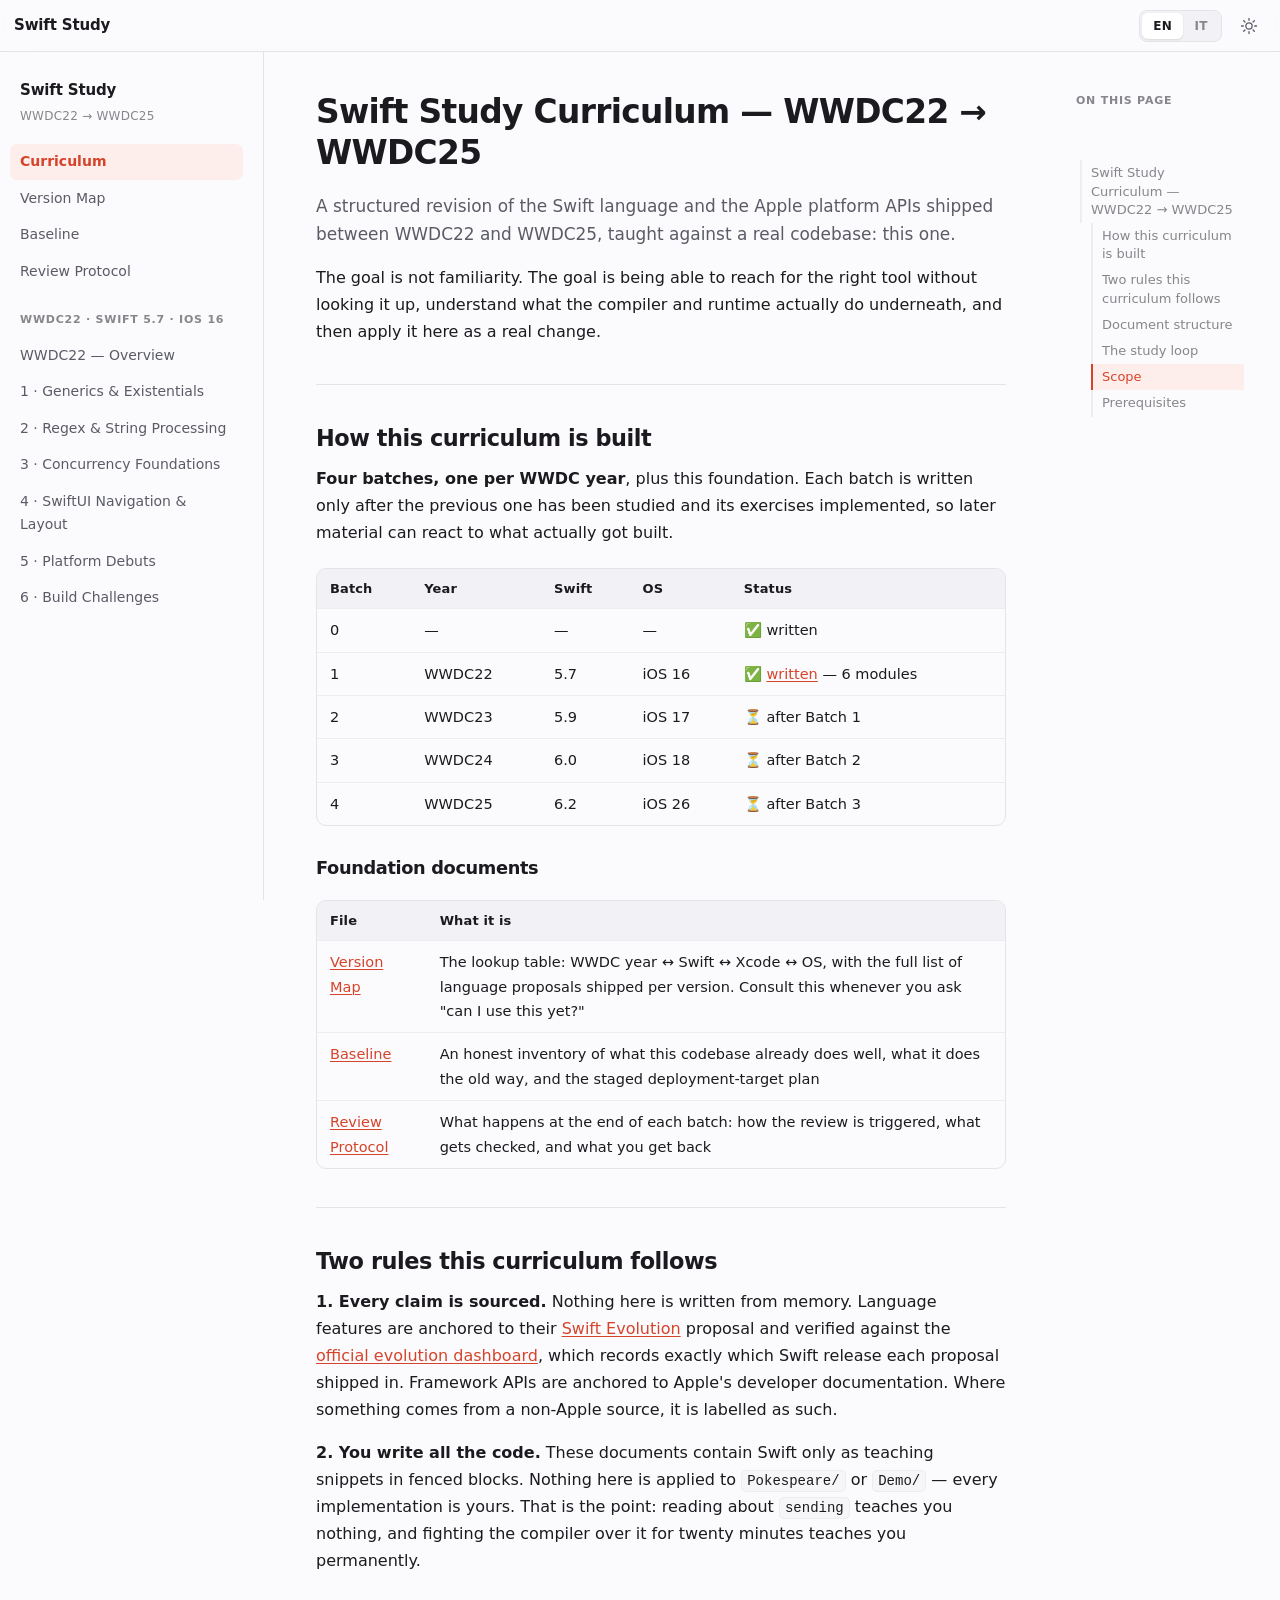
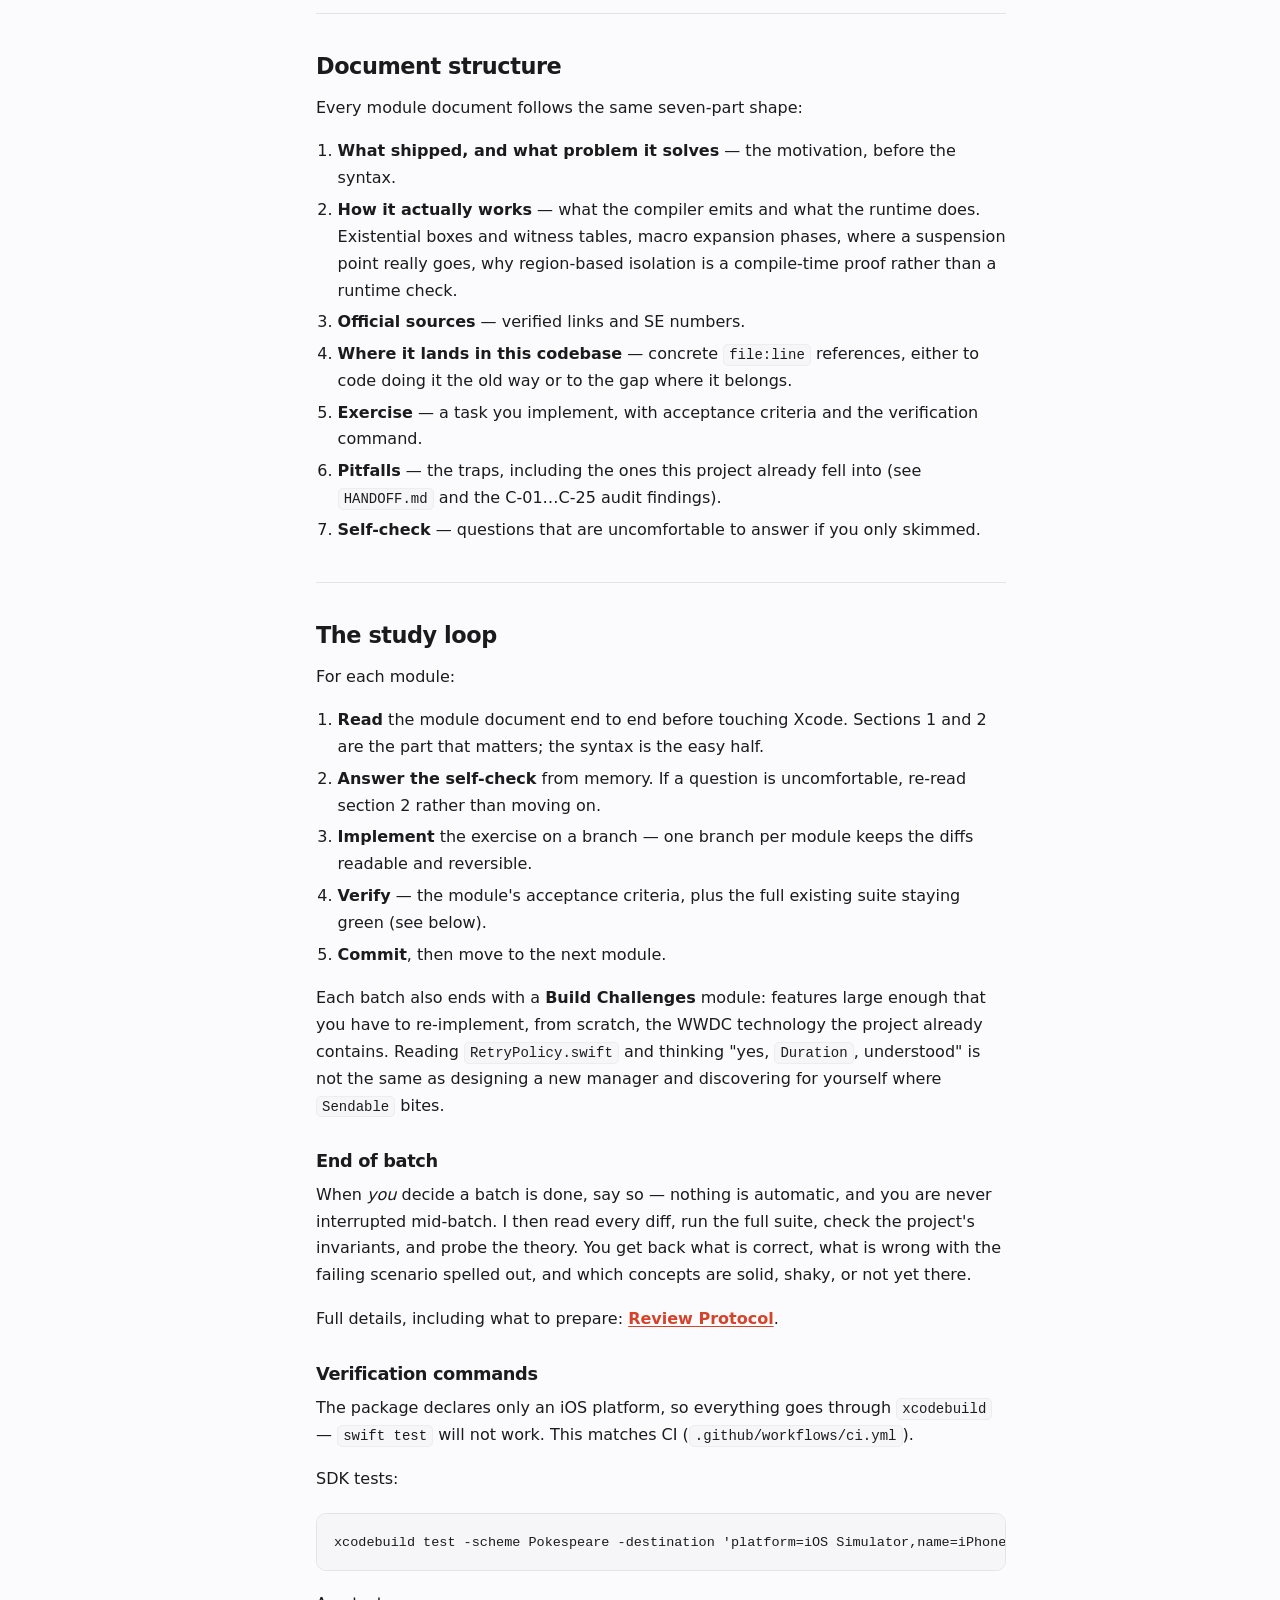
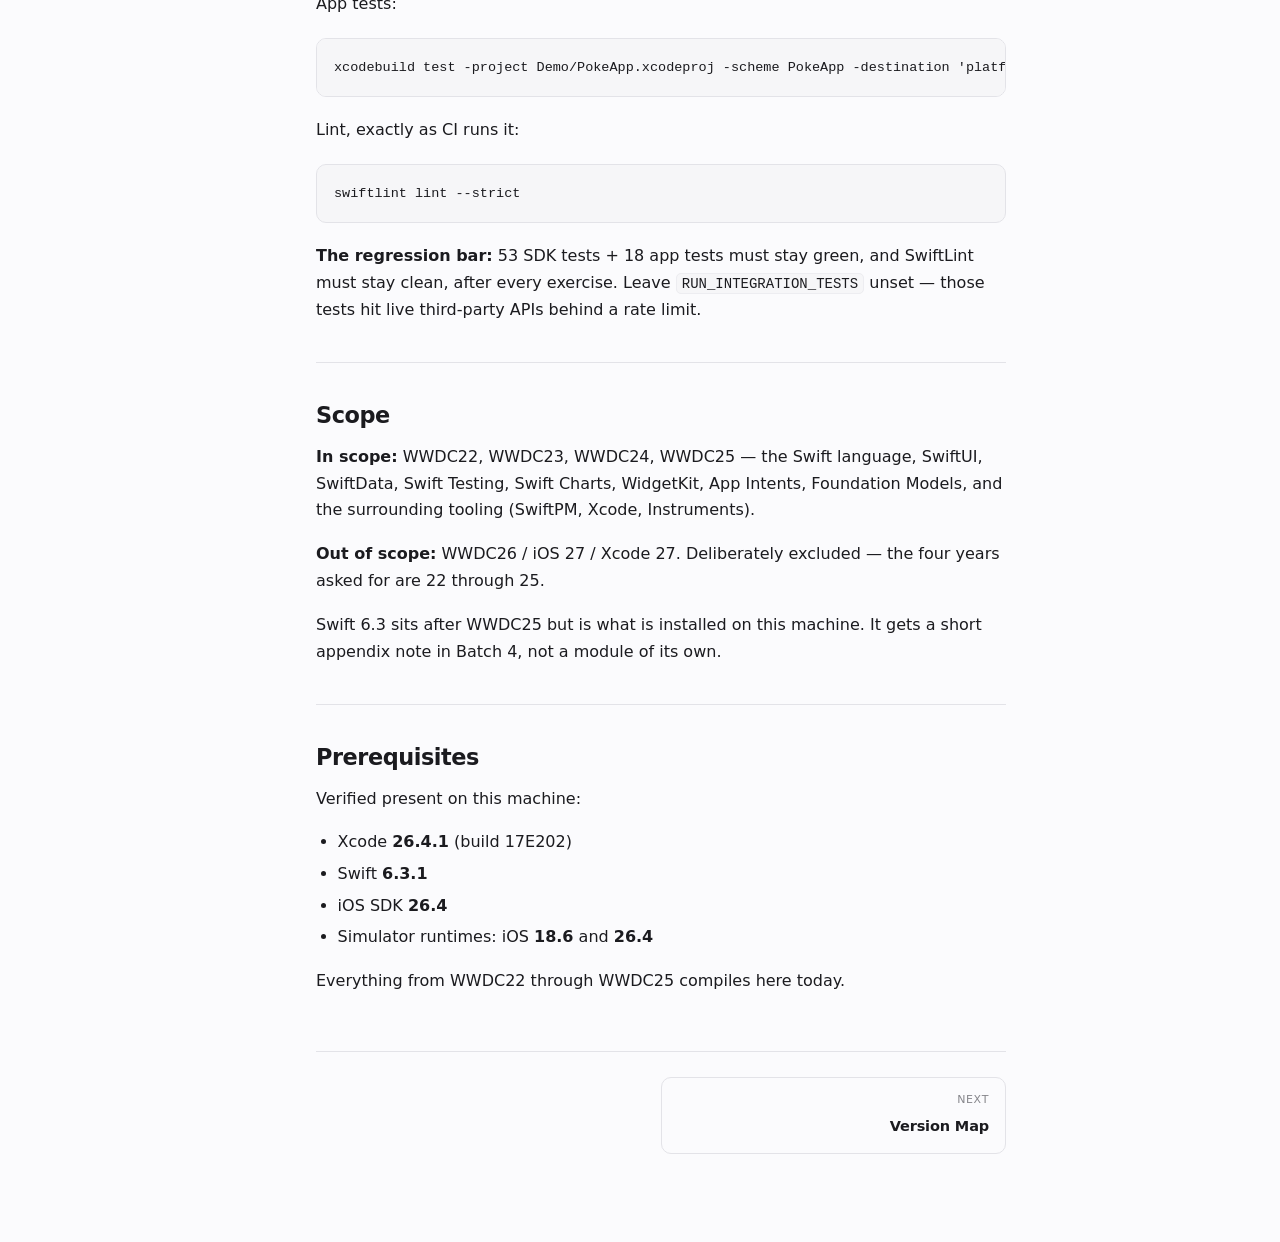
<file: docs/study/index.html>
<!doctype html>
<html lang="en" data-lang="en" data-theme="auto">
<head>
<meta charset="utf-8">
<meta name="viewport" content="width=device-width, initial-scale=1">
<title>Curriculum · Swift Study</title>
<meta name="description" content="Swift &amp; Apple platform study curriculum, WWDC22 to WWDC25, applied to the Pokespeare project.">
<link rel="stylesheet" href="assets/style.css">
<script>/* set theme+lang before paint to avoid flash */
(function(){try{var t=localStorage.getItem('study-theme');if(t)document.documentElement.dataset.theme=t;
var p=new URLSearchParams(location.search).get('lang');var l=p||localStorage.getItem('study-lang');
if(l==='it'||l==='en'){document.documentElement.dataset.lang=l;document.documentElement.lang=l;}}catch(e){}})();</script>
</head>
<body>
<a class="skip" href="#content">Skip to content</a>
<header class="topbar">
<button class="icon-btn" id="menu-btn" aria-label="Menu" aria-expanded="false">
<svg viewBox="0 0 24 24" aria-hidden="true"><path d="M3 6h18M3 12h18M3 18h18"/></svg></button>
<span class="brand"><span class="lang" data-l="en">Swift Study</span><span class="lang" data-l="it">Studio Swift</span></span>
<div class="spacer"></div>
<div class="lang-switch" role="group" aria-label="Language">
<button data-set-lang="en" aria-pressed="true">EN</button><button data-set-lang="it" aria-pressed="false">IT</button>
</div>
<button class="icon-btn" id="theme-btn" aria-label="Toggle theme">
<svg class="i-sun" viewBox="0 0 24 24" aria-hidden="true"><circle cx="12" cy="12" r="4.2"/><path d="M12 2v2.4M12 19.6V22M2 12h2.4M19.6 12H22M4.9 4.9l1.7 1.7M17.4 17.4l1.7 1.7M19.1 4.9l-1.7 1.7M6.6 17.4l-1.7 1.7"/></svg>
<svg class="i-moon" viewBox="0 0 24 24" aria-hidden="true"><path d="M20 14.5A8.5 8.5 0 1 1 9.5 4a7 7 0 0 0 10.5 10.5Z"/></svg></button>
</header>
<div class="shell" id="content">
<div class="lang" data-l="en">
<nav class="sidebar-nav" aria-label="Contents">
<p class="nav-title">Swift Study<small>WWDC22 → WWDC25</small></p>
<ul>
<li class="active"><a href="index.html">Curriculum</a></li>
<li><a href="00-version-map.html">Version Map</a></li>
<li><a href="00-baseline.html">Baseline</a></li>
<li><a href="review-protocol.html">Review Protocol</a></li>
</ul>
<p class="nav-group">WWDC22 · Swift 5.7 · iOS 16</p>
<ul>
<li><a href="wwdc22/index.html">WWDC22 — Overview</a></li>
<li><a href="wwdc22/01-generics-and-existentials.html">1 · Generics & Existentials</a></li>
<li><a href="wwdc22/02-regex-and-string-processing.html">2 · Regex & String Processing</a></li>
<li><a href="wwdc22/03-concurrency-foundations.html">3 · Concurrency Foundations</a></li>
<li><a href="wwdc22/04-swiftui-navigation-and-layout.html">4 · SwiftUI Navigation & Layout</a></li>
<li><a href="wwdc22/05-platform-debuts.html">5 · Platform Debuts</a></li>
<li><a href="wwdc22/06-build-challenges.html">6 · Build Challenges</a></li>
</ul>
</nav>
<article class="doc">
<h1 id="swift-study-curriculum-wwdc22-wwdc25">Swift Study Curriculum — WWDC22 → WWDC25</h1>
<p>A structured revision of the Swift language and the Apple platform APIs shipped between WWDC22 and WWDC25, taught against a real codebase: this one.</p>
<p>The goal is not familiarity. The goal is being able to reach for the right tool without looking it up, understand what the compiler and runtime actually do underneath, and then apply it here as a real change.</p>
<hr>
<h2 id="how-this-curriculum-is-built">How this curriculum is built</h2>
<p><strong>Four batches, one per WWDC year</strong>, plus this foundation. Each batch is written only after the previous one has been studied and its exercises implemented, so later material can react to what actually got built.</p>
<table>
<thead>
<tr>
<th>Batch</th>
<th>Year</th>
<th>Swift</th>
<th>OS</th>
<th>Status</th>
</tr>
</thead>
<tbody>
<tr>
<td>0</td>
<td>—</td>
<td>—</td>
<td>—</td>
<td>✅ written</td>
</tr>
<tr>
<td>1</td>
<td>WWDC22</td>
<td>5.7</td>
<td>iOS 16</td>
<td>✅ <a href="wwdc22/index.html">written</a> — 6 modules</td>
</tr>
<tr>
<td>2</td>
<td>WWDC23</td>
<td>5.9</td>
<td>iOS 17</td>
<td>⏳ after Batch 1</td>
</tr>
<tr>
<td>3</td>
<td>WWDC24</td>
<td>6.0</td>
<td>iOS 18</td>
<td>⏳ after Batch 2</td>
</tr>
<tr>
<td>4</td>
<td>WWDC25</td>
<td>6.2</td>
<td>iOS 26</td>
<td>⏳ after Batch 3</td>
</tr>
</tbody>
</table>
<h3 id="foundation-documents">Foundation documents</h3>
<table>
<thead>
<tr>
<th>File</th>
<th>What it is</th>
</tr>
</thead>
<tbody>
<tr>
<td><a href="00-version-map.html">Version Map</a></td>
<td>The lookup table: WWDC year ↔ Swift ↔ Xcode ↔ OS, with the full list of language proposals shipped per version. Consult this whenever you ask "can I use this yet?"</td>
</tr>
<tr>
<td><a href="00-baseline.html">Baseline</a></td>
<td>An honest inventory of what this codebase already does well, what it does the old way, and the staged deployment-target plan</td>
</tr>
<tr>
<td><a href="review-protocol.html">Review Protocol</a></td>
<td>What happens at the end of each batch: how the review is triggered, what gets checked, and what you get back</td>
</tr>
</tbody>
</table>
<hr>
<h2 id="two-rules-this-curriculum-follows">Two rules this curriculum follows</h2>
<p><strong>1. Every claim is sourced.</strong> Nothing here is written from memory. Language features are anchored to their <a href="https://www.swift.org/swift-evolution/">Swift Evolution</a> proposal and verified against the <a href="https://download.swift.org/swift-evolution/v1/evolution.json">official evolution dashboard</a>, which records exactly which Swift release each proposal shipped in. Framework APIs are anchored to Apple's developer documentation. Where something comes from a non-Apple source, it is labelled as such.</p>
<p><strong>2. You write all the code.</strong> These documents contain Swift only as teaching snippets in fenced blocks. Nothing here is applied to <code>Pokespeare/</code> or <code>Demo/</code> — every implementation is yours. That is the point: reading about <code>sending</code> teaches you nothing, and fighting the compiler over it for twenty minutes teaches you permanently.</p>
<hr>
<h2 id="document-structure">Document structure</h2>
<p>Every module document follows the same seven-part shape:</p>
<ol>
<li><strong>What shipped, and what problem it solves</strong> — the motivation, before the syntax.</li>
<li><strong>How it actually works</strong> — what the compiler emits and what the runtime does. Existential boxes and witness tables, macro expansion phases, where a suspension point really goes, why region-based isolation is a compile-time proof rather than a runtime check.</li>
<li><strong>Official sources</strong> — verified links and SE numbers.</li>
<li><strong>Where it lands in this codebase</strong> — concrete <code>file:line</code> references, either to code doing it the old way or to the gap where it belongs.</li>
<li><strong>Exercise</strong> — a task you implement, with acceptance criteria and the verification command.</li>
<li><strong>Pitfalls</strong> — the traps, including the ones this project already fell into (see <code>HANDOFF.md</code> and the C-01…C-25 audit findings).</li>
<li><strong>Self-check</strong> — questions that are uncomfortable to answer if you only skimmed.</li>
</ol>
<hr>
<h2 id="the-study-loop">The study loop</h2>
<p>For each module:</p>
<ol>
<li><strong>Read</strong> the module document end to end before touching Xcode. Sections 1 and 2 are the part that matters; the syntax is the easy half.</li>
<li><strong>Answer the self-check</strong> from memory. If a question is uncomfortable, re-read section 2 rather than moving on.</li>
<li><strong>Implement</strong> the exercise on a branch — one branch per module keeps the diffs readable and reversible.</li>
<li><strong>Verify</strong> — the module's acceptance criteria, plus the full existing suite staying green (see below).</li>
<li><strong>Commit</strong>, then move to the next module.</li>
</ol>
<p>Each batch also ends with a <strong>Build Challenges</strong> module: features large enough that you have to re-implement, from scratch, the WWDC technology the project already contains. Reading <code>RetryPolicy.swift</code> and thinking "yes, <code>Duration</code>, understood" is not the same as designing a new manager and discovering for yourself where <code>Sendable</code> bites.</p>
<h3 id="end-of-batch">End of batch</h3>
<p>When <em>you</em> decide a batch is done, say so — nothing is automatic, and you are never interrupted mid-batch. I then read every diff, run the full suite, check the project's invariants, and probe the theory. You get back what is correct, what is wrong with the failing scenario spelled out, and which concepts are solid, shaky, or not yet there.</p>
<p>Full details, including what to prepare: <strong><a href="review-protocol.html">Review Protocol</a></strong>.</p>
<h3 id="verification-commands">Verification commands</h3>
<p>The package declares only an iOS platform, so everything goes through <code>xcodebuild</code> — <code>swift test</code> will not work. This matches CI (<code>.github/workflows/ci.yml</code>).</p>
<p>SDK tests:</p>
<pre><code class="language-bash">xcodebuild test -scheme Pokespeare -destination 'platform=iOS Simulator,name=iPhone 17 Pro'
</code></pre>
<p>App tests:</p>
<pre><code class="language-bash">xcodebuild test -project Demo/PokeApp.xcodeproj -scheme PokeApp -destination 'platform=iOS Simulator,name=iPhone 17 Pro'
</code></pre>
<p>Lint, exactly as CI runs it:</p>
<pre><code class="language-bash">swiftlint lint --strict
</code></pre>
<p><strong>The regression bar:</strong> 53 SDK tests + 18 app tests must stay green, and SwiftLint must stay clean, after every exercise. Leave <code>RUN_INTEGRATION_TESTS</code> unset — those tests hit live third-party APIs behind a rate limit.</p>
<hr>
<h2 id="scope">Scope</h2>
<p><strong>In scope:</strong> WWDC22, WWDC23, WWDC24, WWDC25 — the Swift language, SwiftUI, SwiftData, Swift Testing, Swift Charts, WidgetKit, App Intents, Foundation Models, and the surrounding tooling (SwiftPM, Xcode, Instruments).</p>
<p><strong>Out of scope:</strong> WWDC26 / iOS 27 / Xcode 27. Deliberately excluded — the four years asked for are 22 through 25.</p>
<p>Swift 6.3 sits after WWDC25 but is what is installed on this machine. It gets a short appendix note in Batch 4, not a module of its own.</p>
<hr>
<h2 id="prerequisites">Prerequisites</h2>
<p>Verified present on this machine:</p>
<ul>
<li>Xcode <strong>26.4.1</strong> (build 17E202)</li>
<li>Swift <strong>6.3.1</strong></li>
<li>iOS SDK <strong>26.4</strong></li>
<li>Simulator runtimes: iOS <strong>18.6</strong> and <strong>26.4</strong></li>
</ul>
<p>Everything from WWDC22 through WWDC25 compiles here today.</p>
<nav class="pager"><a class="pager-next" href="00-version-map.html"><span>Next</span><strong>Version Map</strong></a></nav>
</article>
<aside class="toc"><p>On this page</p><div class="toc">
<ul>
<li><a href="#swift-study-curriculum-wwdc22-wwdc25">Swift Study Curriculum — WWDC22 → WWDC25</a><ul>
<li><a href="#how-this-curriculum-is-built">How this curriculum is built</a><ul>
<li><a href="#foundation-documents">Foundation documents</a></li>
</ul>
</li>
<li><a href="#two-rules-this-curriculum-follows">Two rules this curriculum follows</a></li>
<li><a href="#document-structure">Document structure</a></li>
<li><a href="#the-study-loop">The study loop</a><ul>
<li><a href="#end-of-batch">End of batch</a></li>
<li><a href="#verification-commands">Verification commands</a></li>
</ul>
</li>
<li><a href="#scope">Scope</a></li>
<li><a href="#prerequisites">Prerequisites</a></li>
</ul>
</li>
</ul>
</div>
</aside>
</div><div class="lang" data-l="it">
<nav class="sidebar-nav" aria-label="Indice">
<p class="nav-title">Studio Swift<small>WWDC22 → WWDC25</small></p>
<ul>
<li class="active"><a href="index.html">Programma</a></li>
<li><a href="00-version-map.html">Mappa delle versioni</a></li>
<li><a href="00-baseline.html">Punto di partenza</a></li>
<li><a href="review-protocol.html">Protocollo di revisione</a></li>
</ul>
<p class="nav-group">WWDC22 · Swift 5.7 · iOS 16</p>
<ul>
<li><a href="wwdc22/index.html">WWDC22 — Panoramica</a></li>
<li><a href="wwdc22/01-generics-and-existentials.html">1 · Generics ed existentials</a></li>
<li><a href="wwdc22/02-regex-and-string-processing.html">2 · Regex ed elaborazione di stringhe</a></li>
<li><a href="wwdc22/03-concurrency-foundations.html">3 · Fondamenta di concorrenza</a></li>
<li><a href="wwdc22/04-swiftui-navigation-and-layout.html">4 · Navigazione e layout in SwiftUI</a></li>
<li><a href="wwdc22/05-platform-debuts.html">5 · Debutti di piattaforma</a></li>
<li><a href="wwdc22/06-build-challenges.html">6 · Sfide di implementazione</a></li>
</ul>
</nav>
<article class="doc">
<h1 id="programma-di-studio-swift-wwdc22-wwdc25">Programma di studio Swift — WWDC22 → WWDC25</h1>
<p>Un ripasso strutturato del linguaggio Swift e delle API delle piattaforme Apple uscite tra WWDC22 e WWDC25, insegnato su un codebase reale: questo.</p>
<p>L'obiettivo non è la familiarità. L'obiettivo è saper scegliere lo strumento giusto senza doverlo cercare, capire cosa fanno davvero compilatore e runtime sotto il cofano, e poi applicarlo qui come modifica reale.</p>
<hr>
<h2 id="come-e-costruito-questo-programma">Come è costruito questo programma</h2>
<p><strong>Quattro batch, uno per anno WWDC</strong>, più queste fondamenta. Ogni batch viene scritto solo dopo che il precedente è stato studiato e i suoi esercizi implementati, così il materiale successivo può adattarsi a ciò che hai davvero costruito.</p>
<table>
<thead>
<tr>
<th>Batch</th>
<th>Anno</th>
<th>Swift</th>
<th>OS</th>
<th>Stato</th>
</tr>
</thead>
<tbody>
<tr>
<td>0</td>
<td>—</td>
<td>—</td>
<td>—</td>
<td>✅ scritto</td>
</tr>
<tr>
<td>1</td>
<td>WWDC22</td>
<td>5.7</td>
<td>iOS 16</td>
<td>✅ <a href="wwdc22/index.html">scritto</a> — 6 moduli</td>
</tr>
<tr>
<td>2</td>
<td>WWDC23</td>
<td>5.9</td>
<td>iOS 17</td>
<td>⏳ dopo il Batch 1</td>
</tr>
<tr>
<td>3</td>
<td>WWDC24</td>
<td>6.0</td>
<td>iOS 18</td>
<td>⏳ dopo il Batch 2</td>
</tr>
<tr>
<td>4</td>
<td>WWDC25</td>
<td>6.2</td>
<td>iOS 26</td>
<td>⏳ dopo il Batch 3</td>
</tr>
</tbody>
</table>
<h3 id="documenti-di-base">Documenti di base</h3>
<table>
<thead>
<tr>
<th>File</th>
<th>Cos'è</th>
</tr>
</thead>
<tbody>
<tr>
<td><a href="00-version-map.html">Mappa delle versioni</a></td>
<td>La tabella di consultazione: anno WWDC ↔ Swift ↔ Xcode ↔ OS, con l'elenco completo delle proposte di linguaggio uscite in ogni versione. Da consultare ogni volta che ti chiedi "posso già usarlo?"</td>
</tr>
<tr>
<td><a href="00-baseline.html">Punto di partenza</a></td>
<td>Un inventario onesto di ciò che questo codebase già fa bene, ciò che fa alla vecchia maniera, e il piano a tappe per i deployment target</td>
</tr>
<tr>
<td><a href="review-protocol.html">Protocollo di revisione</a></td>
<td>Cosa succede alla fine di ogni batch: come si attiva la revisione, cosa viene controllato e cosa ti viene restituito</td>
</tr>
</tbody>
</table>
<hr>
<h2 id="due-regole-che-questo-programma-rispetta">Due regole che questo programma rispetta</h2>
<p><strong>1. Ogni affermazione ha una fonte.</strong> Niente qui è scritto a memoria. Le funzionalità del linguaggio sono ancorate alla loro proposta <a href="https://www.swift.org/swift-evolution/">Swift Evolution</a> e verificate contro la <a href="https://download.swift.org/swift-evolution/v1/evolution.json">dashboard ufficiale</a>, che registra esattamente in quale release Swift ogni proposta è arrivata. Le API dei framework sono ancorate alla documentazione Apple. Dove qualcosa viene da una fonte non Apple, è etichettato come tale.</p>
<p><strong>2. Il codice lo scrivi tu.</strong> Questi documenti contengono Swift solo come frammenti didattici in blocchi di codice. Niente qui viene applicato a <code>Pokespeare/</code> o <code>Demo/</code> — ogni implementazione è tua. Ed è il punto: leggere di <code>sending</code> non insegna nulla, litigarci col compilatore per venti minuti insegna per sempre.</p>
<hr>
<h2 id="struttura-dei-documenti">Struttura dei documenti</h2>
<p>Ogni modulo segue la stessa forma in sette parti:</p>
<ol>
<li><strong>Cosa è uscito, e quale problema risolve</strong> — la motivazione, prima della sintassi.</li>
<li><strong>Come funziona davvero</strong> — cosa emette il compilatore e cosa fa il runtime. Existential box e witness table, fasi di espansione delle macro, dove finisce davvero un punto di sospensione, perché la region-based isolation è una prova a compile-time e non un controllo a runtime.</li>
<li><strong>Fonti ufficiali</strong> — link verificati e numeri SE.</li>
<li><strong>Dove atterra in questo codebase</strong> — riferimenti concreti <code>file:riga</code>, o al codice che lo fa alla vecchia maniera, o al buco dove dovrebbe stare.</li>
<li><strong>Esercizio</strong> — un compito che implementi tu, con criteri di accettazione e comando di verifica.</li>
<li><strong>Trappole</strong> — gli inciampi, inclusi quelli in cui questo progetto è già caduto (vedi <code>HANDOFF.md</code> e i finding C-01…C-25 dell'audit).</li>
<li><strong>Autovalutazione</strong> — domande a cui è scomodo rispondere se hai solo scorso il testo.</li>
</ol>
<hr>
<h2 id="il-ciclo-di-studio">Il ciclo di studio</h2>
<p>Per ogni modulo:</p>
<ol>
<li><strong>Leggi</strong> il documento da cima a fondo prima di toccare Xcode. Le sezioni 1 e 2 sono la parte che conta; la sintassi è la metà facile.</li>
<li><strong>Rispondi all'autovalutazione</strong> a memoria. Se una domanda è scomoda, rileggi la sezione 2 invece di andare avanti.</li>
<li><strong>Implementa</strong> l'esercizio su un branch — un branch per modulo tiene i diff leggibili e reversibili.</li>
<li><strong>Verifica</strong> — i criteri di accettazione del modulo, più l'intera suite esistente che resta verde (vedi sotto).</li>
<li><strong>Committa</strong>, poi passa al modulo successivo.</li>
</ol>
<p>Ogni batch si chiude anche con un modulo di <strong>Sfide di implementazione</strong>: feature abbastanza grandi da costringerti a re-implementare da zero la tecnologia WWDC che il progetto già contiene. Leggere <code>RetryPolicy.swift</code> e pensare "sì, <code>Duration</code>, chiaro" non è la stessa cosa che progettare un nuovo manager e scoprire da solo dove <code>Sendable</code> morde.</p>
<h3 id="fine-del-batch">Fine del batch</h3>
<p>Quando <strong>tu</strong> decidi che un batch è finito, dillo — non c'è nulla di automatico e non vieni mai interrotto a metà. A quel punto leggo ogni diff, eseguo l'intera suite, controllo le invarianti del progetto e sondo la teoria. Ti torna indietro cosa è corretto, cosa è sbagliato con lo scenario di fallimento esplicitato, e quali concetti sono solidi, incerti o non ancora acquisiti.</p>
<p>Dettagli completi, incluso cosa preparare: <strong><a href="review-protocol.html">Protocollo di revisione</a></strong>.</p>
<h3 id="comandi-di-verifica">Comandi di verifica</h3>
<p>Il package dichiara solo una piattaforma iOS, quindi tutto passa da <code>xcodebuild</code> — <code>swift test</code> non funziona. Coincide con la CI (<code>.github/workflows/ci.yml</code>).</p>
<p>Test dell'SDK:</p>
<pre><code class="language-bash">xcodebuild test -scheme Pokespeare -destination 'platform=iOS Simulator,name=iPhone 17 Pro'
</code></pre>
<p>Test dell'app:</p>
<pre><code class="language-bash">xcodebuild test -project Demo/PokeApp.xcodeproj -scheme PokeApp -destination 'platform=iOS Simulator,name=iPhone 17 Pro'
</code></pre>
<p>Lint, esattamente come lo esegue la CI:</p>
<pre><code class="language-bash">swiftlint lint --strict
</code></pre>
<p><strong>L'asticella anti-regressione:</strong> 53 test SDK + 18 test app devono restare verdi, e SwiftLint pulito, dopo ogni esercizio. Lascia <code>RUN_INTEGRATION_TESTS</code> non impostata — quei test colpiscono API di terze parti dietro un rate limit.</p>
<hr>
<h2 id="perimetro">Perimetro</h2>
<p><strong>Dentro:</strong> WWDC22, WWDC23, WWDC24, WWDC25 — il linguaggio Swift, SwiftUI, SwiftData, Swift Testing, Swift Charts, WidgetKit, App Intents, Foundation Models e la toolchain attorno (SwiftPM, Xcode, Instruments).</p>
<p><strong>Fuori:</strong> WWDC26 / iOS 27 / Xcode 27. Escluso deliberatamente — i quattro anni richiesti sono dal 22 al 25.</p>
<p>Swift 6.3 è successivo a WWDC25 ma è quello installato su questa macchina. Riceve una breve nota in appendice nel Batch 4, non un modulo suo.</p>
<hr>
<h2 id="prerequisiti">Prerequisiti</h2>
<p>Verificati presenti su questa macchina:</p>
<ul>
<li>Xcode <strong>26.4.1</strong> (build 17E202)</li>
<li>Swift <strong>6.3.1</strong></li>
<li>SDK iOS <strong>26.4</strong></li>
<li>Runtime simulatore: iOS <strong>18.6</strong> e <strong>26.4</strong></li>
</ul>
<p>Tutto ciò che va da WWDC22 a WWDC25 compila qui, oggi.</p>
<nav class="pager"><a class="pager-next" href="00-version-map.html"><span>Successivo</span><strong>Mappa delle versioni</strong></a></nav>
</article>
<aside class="toc"><p>In questa pagina</p><div class="toc">
<ul>
<li><a href="#programma-di-studio-swift-wwdc22-wwdc25">Programma di studio Swift — WWDC22 → WWDC25</a><ul>
<li><a href="#come-e-costruito-questo-programma">Come è costruito questo programma</a><ul>
<li><a href="#documenti-di-base">Documenti di base</a></li>
</ul>
</li>
<li><a href="#due-regole-che-questo-programma-rispetta">Due regole che questo programma rispetta</a></li>
<li><a href="#struttura-dei-documenti">Struttura dei documenti</a></li>
<li><a href="#il-ciclo-di-studio">Il ciclo di studio</a><ul>
<li><a href="#fine-del-batch">Fine del batch</a></li>
<li><a href="#comandi-di-verifica">Comandi di verifica</a></li>
</ul>
</li>
<li><a href="#perimetro">Perimetro</a></li>
<li><a href="#prerequisiti">Prerequisiti</a></li>
</ul>
</li>
</ul>
</div>
</aside>
</div>
</div>
<script src="assets/app.js"></script>
</body>
</html>
</file>
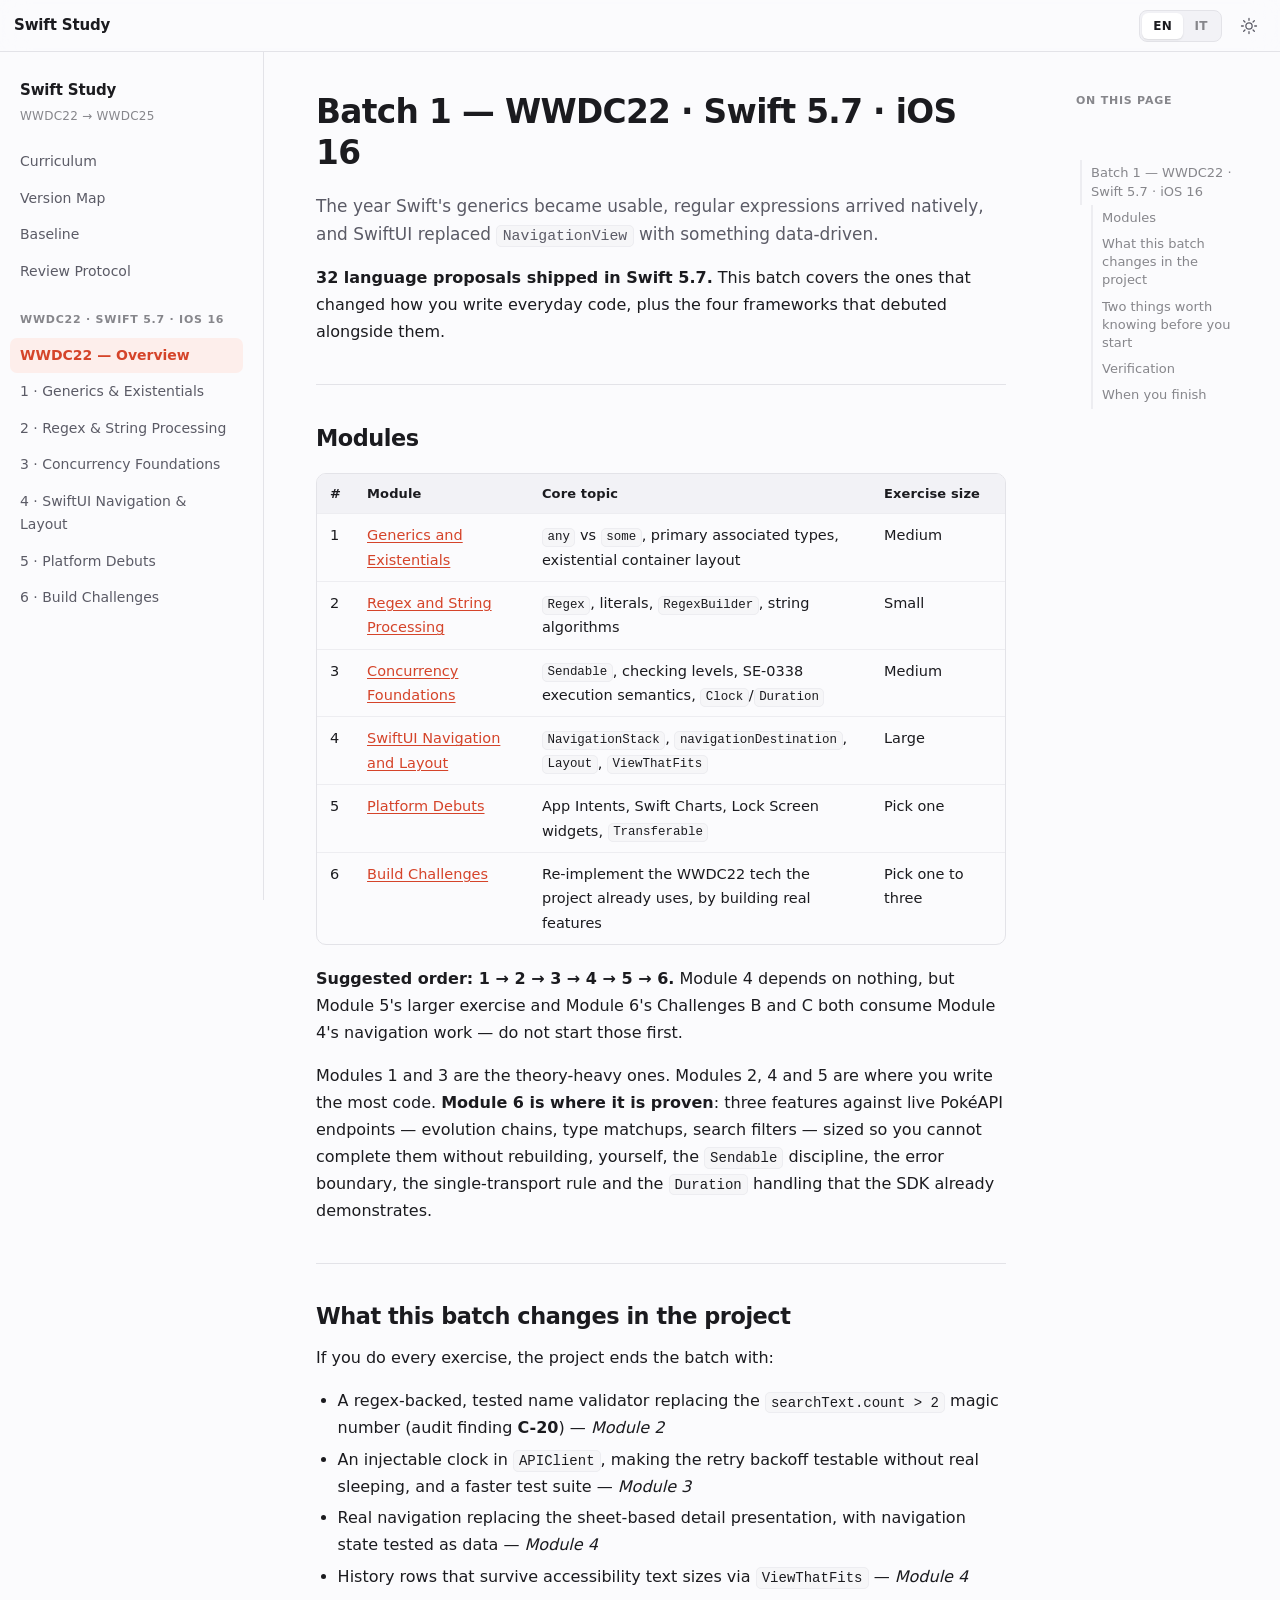
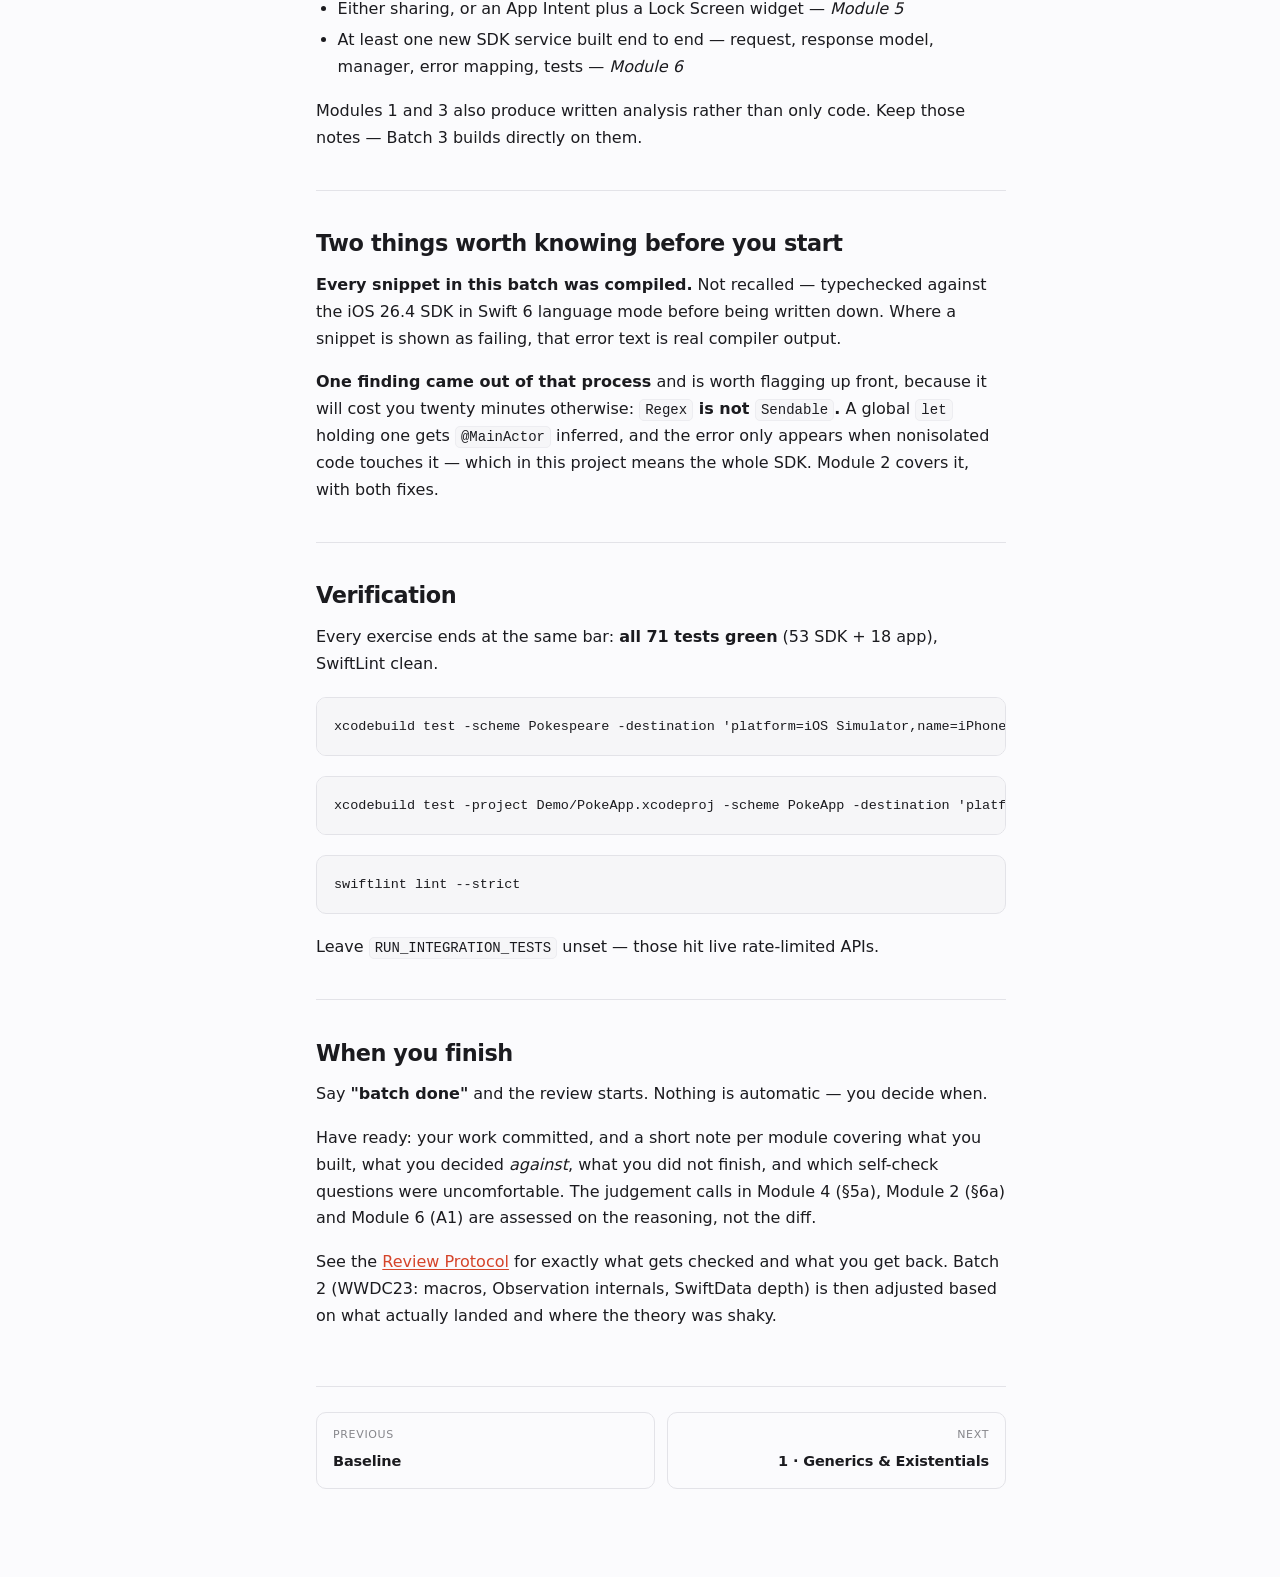
<file: docs/study/wwdc22/index.html>
<!doctype html>
<html lang="en" data-lang="en" data-theme="auto">
<head>
<meta charset="utf-8">
<meta name="viewport" content="width=device-width, initial-scale=1">
<title>WWDC22 — Overview · Swift Study</title>
<meta name="description" content="Swift &amp; Apple platform study curriculum, WWDC22 to WWDC25, applied to the Pokespeare project.">
<link rel="stylesheet" href="../assets/style.css">
<script>/* set theme+lang before paint to avoid flash */
(function(){try{var t=localStorage.getItem('study-theme');if(t)document.documentElement.dataset.theme=t;
var p=new URLSearchParams(location.search).get('lang');var l=p||localStorage.getItem('study-lang');
if(l==='it'||l==='en'){document.documentElement.dataset.lang=l;document.documentElement.lang=l;}}catch(e){}})();</script>
</head>
<body>
<a class="skip" href="#content">Skip to content</a>
<header class="topbar">
<button class="icon-btn" id="menu-btn" aria-label="Menu" aria-expanded="false">
<svg viewBox="0 0 24 24" aria-hidden="true"><path d="M3 6h18M3 12h18M3 18h18"/></svg></button>
<span class="brand"><span class="lang" data-l="en">Swift Study</span><span class="lang" data-l="it">Studio Swift</span></span>
<div class="spacer"></div>
<div class="lang-switch" role="group" aria-label="Language">
<button data-set-lang="en" aria-pressed="true">EN</button><button data-set-lang="it" aria-pressed="false">IT</button>
</div>
<button class="icon-btn" id="theme-btn" aria-label="Toggle theme">
<svg class="i-sun" viewBox="0 0 24 24" aria-hidden="true"><circle cx="12" cy="12" r="4.2"/><path d="M12 2v2.4M12 19.6V22M2 12h2.4M19.6 12H22M4.9 4.9l1.7 1.7M17.4 17.4l1.7 1.7M19.1 4.9l-1.7 1.7M6.6 17.4l-1.7 1.7"/></svg>
<svg class="i-moon" viewBox="0 0 24 24" aria-hidden="true"><path d="M20 14.5A8.5 8.5 0 1 1 9.5 4a7 7 0 0 0 10.5 10.5Z"/></svg></button>
</header>
<div class="shell" id="content">
<div class="lang" data-l="en">
<nav class="sidebar-nav" aria-label="Contents">
<p class="nav-title">Swift Study<small>WWDC22 → WWDC25</small></p>
<ul>
<li><a href="../index.html">Curriculum</a></li>
<li><a href="../00-version-map.html">Version Map</a></li>
<li><a href="../00-baseline.html">Baseline</a></li>
<li><a href="../review-protocol.html">Review Protocol</a></li>
</ul>
<p class="nav-group">WWDC22 · Swift 5.7 · iOS 16</p>
<ul>
<li class="active"><a href="../wwdc22/index.html">WWDC22 — Overview</a></li>
<li><a href="../wwdc22/01-generics-and-existentials.html">1 · Generics & Existentials</a></li>
<li><a href="../wwdc22/02-regex-and-string-processing.html">2 · Regex & String Processing</a></li>
<li><a href="../wwdc22/03-concurrency-foundations.html">3 · Concurrency Foundations</a></li>
<li><a href="../wwdc22/04-swiftui-navigation-and-layout.html">4 · SwiftUI Navigation & Layout</a></li>
<li><a href="../wwdc22/05-platform-debuts.html">5 · Platform Debuts</a></li>
<li><a href="../wwdc22/06-build-challenges.html">6 · Build Challenges</a></li>
</ul>
</nav>
<article class="doc">
<h1 id="batch-1-wwdc22-swift-57-ios-16">Batch 1 — WWDC22 · Swift 5.7 · iOS 16</h1>
<p>The year Swift's generics became usable, regular expressions arrived natively, and SwiftUI replaced <code>NavigationView</code> with something data-driven.</p>
<p><strong>32 language proposals shipped in Swift 5.7.</strong> This batch covers the ones that changed how you write everyday code, plus the four frameworks that debuted alongside them.</p>
<hr>
<h2 id="modules">Modules</h2>
<table>
<thead>
<tr>
<th>#</th>
<th>Module</th>
<th>Core topic</th>
<th>Exercise size</th>
</tr>
</thead>
<tbody>
<tr>
<td>1</td>
<td><a href="01-generics-and-existentials.html">Generics and Existentials</a></td>
<td><code>any</code> vs <code>some</code>, primary associated types, existential container layout</td>
<td>Medium</td>
</tr>
<tr>
<td>2</td>
<td><a href="02-regex-and-string-processing.html">Regex and String Processing</a></td>
<td><code>Regex</code>, literals, <code>RegexBuilder</code>, string algorithms</td>
<td>Small</td>
</tr>
<tr>
<td>3</td>
<td><a href="03-concurrency-foundations.html">Concurrency Foundations</a></td>
<td><code>Sendable</code>, checking levels, SE-0338 execution semantics, <code>Clock</code>/<code>Duration</code></td>
<td>Medium</td>
</tr>
<tr>
<td>4</td>
<td><a href="04-swiftui-navigation-and-layout.html">SwiftUI Navigation and Layout</a></td>
<td><code>NavigationStack</code>, <code>navigationDestination</code>, <code>Layout</code>, <code>ViewThatFits</code></td>
<td>Large</td>
</tr>
<tr>
<td>5</td>
<td><a href="05-platform-debuts.html">Platform Debuts</a></td>
<td>App Intents, Swift Charts, Lock Screen widgets, <code>Transferable</code></td>
<td>Pick one</td>
</tr>
<tr>
<td>6</td>
<td><a href="06-build-challenges.html">Build Challenges</a></td>
<td>Re-implement the WWDC22 tech the project already uses, by building real features</td>
<td>Pick one to three</td>
</tr>
</tbody>
</table>
<p><strong>Suggested order: 1 → 2 → 3 → 4 → 5 → 6.</strong> Module 4 depends on nothing, but Module 5's larger exercise and Module 6's Challenges B and C both consume Module 4's navigation work — do not start those first.</p>
<p>Modules 1 and 3 are the theory-heavy ones. Modules 2, 4 and 5 are where you write the most code. <strong>Module 6 is where it is proven</strong>: three features against live PokéAPI endpoints — evolution chains, type matchups, search filters — sized so you cannot complete them without rebuilding, yourself, the <code>Sendable</code> discipline, the error boundary, the single-transport rule and the <code>Duration</code> handling that the SDK already demonstrates.</p>
<hr>
<h2 id="what-this-batch-changes-in-the-project">What this batch changes in the project</h2>
<p>If you do every exercise, the project ends the batch with:</p>
<ul>
<li>A regex-backed, tested name validator replacing the <code>searchText.count &gt; 2</code> magic number (audit finding <strong>C-20</strong>) — <em>Module 2</em></li>
<li>An injectable clock in <code>APIClient</code>, making the retry backoff testable without real sleeping, and a faster test suite — <em>Module 3</em></li>
<li>Real navigation replacing the sheet-based detail presentation, with navigation state tested as data — <em>Module 4</em></li>
<li>History rows that survive accessibility text sizes via <code>ViewThatFits</code> — <em>Module 4</em></li>
<li>Either sharing, or an App Intent plus a Lock Screen widget — <em>Module 5</em></li>
<li>At least one new SDK service built end to end — request, response model, manager, error mapping, tests — <em>Module 6</em></li>
</ul>
<p>Modules 1 and 3 also produce written analysis rather than only code. Keep those notes — Batch 3 builds directly on them.</p>
<hr>
<h2 id="two-things-worth-knowing-before-you-start">Two things worth knowing before you start</h2>
<p><strong>Every snippet in this batch was compiled.</strong> Not recalled — typechecked against the iOS 26.4 SDK in Swift 6 language mode before being written down. Where a snippet is shown as failing, that error text is real compiler output.</p>
<p><strong>One finding came out of that process</strong> and is worth flagging up front, because it will cost you twenty minutes otherwise: <strong><code>Regex</code> is not <code>Sendable</code>.</strong> A global <code>let</code> holding one gets <code>@MainActor</code> inferred, and the error only appears when nonisolated code touches it — which in this project means the whole SDK. Module 2 covers it, with both fixes.</p>
<hr>
<h2 id="verification">Verification</h2>
<p>Every exercise ends at the same bar: <strong>all 71 tests green</strong> (53 SDK + 18 app), SwiftLint clean.</p>
<pre><code class="language-bash">xcodebuild test -scheme Pokespeare -destination 'platform=iOS Simulator,name=iPhone 17 Pro'
</code></pre>
<pre><code class="language-bash">xcodebuild test -project Demo/PokeApp.xcodeproj -scheme PokeApp -destination 'platform=iOS Simulator,name=iPhone 17 Pro'
</code></pre>
<pre><code class="language-bash">swiftlint lint --strict
</code></pre>
<p>Leave <code>RUN_INTEGRATION_TESTS</code> unset — those hit live rate-limited APIs.</p>
<hr>
<h2 id="when-you-finish">When you finish</h2>
<p>Say <strong>"batch done"</strong> and the review starts. Nothing is automatic — you decide when.</p>
<p>Have ready: your work committed, and a short note per module covering what you built, what you decided <em>against</em>, what you did not finish, and which self-check questions were uncomfortable. The judgement calls in Module 4 (§5a), Module 2 (§6a) and Module 6 (A1) are assessed on the reasoning, not the diff.</p>
<p>See the <a href="../review-protocol.html">Review Protocol</a> for exactly what gets checked and what you get back. Batch 2 (WWDC23: macros, Observation internals, SwiftData depth) is then adjusted based on what actually landed and where the theory was shaky.</p>
<nav class="pager"><a class="pager-prev" href="../00-baseline.html"><span>Previous</span><strong>Baseline</strong></a><a class="pager-next" href="../wwdc22/01-generics-and-existentials.html"><span>Next</span><strong>1 · Generics & Existentials</strong></a></nav>
</article>
<aside class="toc"><p>On this page</p><div class="toc">
<ul>
<li><a href="#batch-1-wwdc22-swift-57-ios-16">Batch 1 — WWDC22 · Swift 5.7 · iOS 16</a><ul>
<li><a href="#modules">Modules</a></li>
<li><a href="#what-this-batch-changes-in-the-project">What this batch changes in the project</a></li>
<li><a href="#two-things-worth-knowing-before-you-start">Two things worth knowing before you start</a></li>
<li><a href="#verification">Verification</a></li>
<li><a href="#when-you-finish">When you finish</a></li>
</ul>
</li>
</ul>
</div>
</aside>
</div><div class="lang" data-l="it">
<nav class="sidebar-nav" aria-label="Indice">
<p class="nav-title">Studio Swift<small>WWDC22 → WWDC25</small></p>
<ul>
<li><a href="../index.html">Programma</a></li>
<li><a href="../00-version-map.html">Mappa delle versioni</a></li>
<li><a href="../00-baseline.html">Punto di partenza</a></li>
<li><a href="../review-protocol.html">Protocollo di revisione</a></li>
</ul>
<p class="nav-group">WWDC22 · Swift 5.7 · iOS 16</p>
<ul>
<li class="active"><a href="../wwdc22/index.html">WWDC22 — Panoramica</a></li>
<li><a href="../wwdc22/01-generics-and-existentials.html">1 · Generics ed existentials</a></li>
<li><a href="../wwdc22/02-regex-and-string-processing.html">2 · Regex ed elaborazione di stringhe</a></li>
<li><a href="../wwdc22/03-concurrency-foundations.html">3 · Fondamenta di concorrenza</a></li>
<li><a href="../wwdc22/04-swiftui-navigation-and-layout.html">4 · Navigazione e layout in SwiftUI</a></li>
<li><a href="../wwdc22/05-platform-debuts.html">5 · Debutti di piattaforma</a></li>
<li><a href="../wwdc22/06-build-challenges.html">6 · Sfide di implementazione</a></li>
</ul>
</nav>
<article class="doc">
<h1 id="batch-1-wwdc22-swift-57-ios-16">Batch 1 — WWDC22 · Swift 5.7 · iOS 16</h1>
<p>L'anno in cui i generics di Swift sono diventati usabili, le espressioni regolari sono arrivate native e SwiftUI ha sostituito <code>NavigationView</code> con qualcosa di guidato dai dati.</p>
<p><strong>32 proposte di linguaggio uscite in Swift 5.7.</strong> Questo batch copre quelle che hanno cambiato il modo di scrivere codice quotidiano, più i quattro framework che hanno debuttato insieme a loro.</p>
<hr>
<h2 id="moduli">Moduli</h2>
<table>
<thead>
<tr>
<th>#</th>
<th>Modulo</th>
<th>Argomento centrale</th>
<th>Dimensione esercizio</th>
</tr>
</thead>
<tbody>
<tr>
<td>1</td>
<td><a href="01-generics-and-existentials.html">Generics ed existentials</a></td>
<td><code>any</code> vs <code>some</code>, primary associated type, layout dell'existential container</td>
<td>Medio</td>
</tr>
<tr>
<td>2</td>
<td><a href="02-regex-and-string-processing.html">Regex ed elaborazione di stringhe</a></td>
<td><code>Regex</code>, literal, <code>RegexBuilder</code>, algoritmi su stringhe</td>
<td>Piccolo</td>
</tr>
<tr>
<td>3</td>
<td><a href="03-concurrency-foundations.html">Fondamenta di concorrenza</a></td>
<td><code>Sendable</code>, livelli di checking, semantica di esecuzione SE-0338, <code>Clock</code>/<code>Duration</code></td>
<td>Medio</td>
</tr>
<tr>
<td>4</td>
<td><a href="04-swiftui-navigation-and-layout.html">Navigazione e layout in SwiftUI</a></td>
<td><code>NavigationStack</code>, <code>navigationDestination</code>, <code>Layout</code>, <code>ViewThatFits</code></td>
<td>Grande</td>
</tr>
<tr>
<td>5</td>
<td><a href="05-platform-debuts.html">Debutti di piattaforma</a></td>
<td>App Intents, Swift Charts, widget da lock screen, <code>Transferable</code></td>
<td>Scegline uno</td>
</tr>
<tr>
<td>6</td>
<td><a href="06-build-challenges.html">Sfide di implementazione</a></td>
<td>Re-implementa la tecnologia WWDC22 che il progetto già usa, costruendo feature reali</td>
<td>Da una a tre</td>
</tr>
</tbody>
</table>
<p><strong>Ordine consigliato: 1 → 2 → 3 → 4 → 5 → 6.</strong> Il Modulo 4 non dipende da nulla, ma l'esercizio grande del Modulo 5 e le Sfide B e C del Modulo 6 consumano tutti il lavoro di navigazione del Modulo 4 — non partire da quelli.</p>
<p>I Moduli 1 e 3 sono quelli densi di teoria. Nei Moduli 2, 4 e 5 scrivi più codice. <strong>Il Modulo 6 è dove si dimostra</strong>: tre feature contro endpoint PokéAPI reali — catene evolutive, efficacia dei tipi, filtri di ricerca — dimensionate in modo che tu non possa completarle senza ricostruire da solo la disciplina <code>Sendable</code>, il confine degli errori, la regola del transport unico e la gestione di <code>Duration</code> che l'SDK già dimostra.</p>
<hr>
<h2 id="cosa-cambia-questo-batch-nel-progetto">Cosa cambia questo batch nel progetto</h2>
<p>Se fai tutti gli esercizi, alla fine del batch il progetto ha:</p>
<ul>
<li>Un validatore di nomi basato su regex e testato, al posto del numero magico <code>searchText.count &gt; 2</code> (finding <strong>C-20</strong>) — <em>Modulo 2</em></li>
<li>Un clock iniettabile in <code>APIClient</code>, che rende il backoff dei retry testabile senza dormire davvero, e una suite più veloce — <em>Modulo 3</em></li>
<li>Navigazione vera al posto del dettaglio presentato come sheet, con lo stato di navigazione testato come dato — <em>Modulo 4</em></li>
<li>Righe della cronologia che sopravvivono alle dimensioni di testo accessibili, tramite <code>ViewThatFits</code> — <em>Modulo 4</em></li>
<li>La condivisione, oppure un App Intent più un widget da lock screen — <em>Modulo 5</em></li>
<li>Almeno un nuovo servizio SDK costruito end-to-end — request, modello di risposta, manager, mappatura degli errori, test — <em>Modulo 6</em></li>
</ul>
<p>I Moduli 1 e 3 producono anche analisi scritta, non solo codice. Conserva quelle note — il Batch 3 ci costruisce sopra direttamente.</p>
<hr>
<h2 id="due-cose-da-sapere-prima-di-iniziare">Due cose da sapere prima di iniziare</h2>
<p><strong>Ogni frammento di questo batch è stato compilato.</strong> Non ricordato: verificato col typechecker contro l'SDK iOS 26.4 in Swift 6 language mode prima di essere scritto. Dove un frammento è mostrato come fallito, quel testo d'errore è output reale del compilatore.</p>
<p><strong>Una scoperta è uscita da quel processo</strong> e vale la pena segnalarla subito, perché altrimenti ti costa venti minuti: <strong><code>Regex</code> non è <code>Sendable</code>.</strong> Un <code>let</code> globale che ne contiene uno si prende <code>@MainActor</code> inferito, e l'errore compare solo quando codice <code>nonisolated</code> lo tocca — che in questo progetto significa tutto l'SDK. Il Modulo 2 lo copre, con entrambi i fix.</p>
<hr>
<h2 id="verifica">Verifica</h2>
<p>Ogni esercizio finisce alla stessa asticella: <strong>tutti i 71 test verdi</strong> (53 SDK + 18 app), SwiftLint pulito.</p>
<pre><code class="language-bash">xcodebuild test -scheme Pokespeare -destination 'platform=iOS Simulator,name=iPhone 17 Pro'
</code></pre>
<pre><code class="language-bash">xcodebuild test -project Demo/PokeApp.xcodeproj -scheme PokeApp -destination 'platform=iOS Simulator,name=iPhone 17 Pro'
</code></pre>
<pre><code class="language-bash">swiftlint lint --strict
</code></pre>
<p>Lascia <code>RUN_INTEGRATION_TESTS</code> non impostata — quelli colpiscono API reali con rate limit.</p>
<hr>
<h2 id="quando-hai-finito">Quando hai finito</h2>
<p>Di' <strong>"batch finito"</strong> e parte la revisione. Non c'è nulla di automatico — decidi tu quando.</p>
<p>Tieni pronti: il lavoro committato e una nota breve per modulo su cosa hai costruito, cosa hai deciso di <strong>non</strong> fare, cosa non hai finito e quali domande di autovalutazione ti hanno messo a disagio. Le scelte di giudizio nel Modulo 4 (§5a), Modulo 2 (§6a) e Modulo 6 (A1) sono valutate sul ragionamento, non sul diff.</p>
<p>Vedi il <a href="../review-protocol.html">Protocollo di revisione</a> per sapere esattamente cosa viene controllato e cosa ricevi indietro. Il Batch 2 (WWDC23: macro, interni di Observation, SwiftData in profondità) viene poi adattato in base a cosa è davvero atterrato e dove la teoria era incerta.</p>
<nav class="pager"><a class="pager-prev" href="../00-baseline.html"><span>Precedente</span><strong>Punto di partenza</strong></a><a class="pager-next" href="../wwdc22/01-generics-and-existentials.html"><span>Successivo</span><strong>1 · Generics ed existentials</strong></a></nav>
</article>
<aside class="toc"><p>In questa pagina</p><div class="toc">
<ul>
<li><a href="#batch-1-wwdc22-swift-57-ios-16">Batch 1 — WWDC22 · Swift 5.7 · iOS 16</a><ul>
<li><a href="#moduli">Moduli</a></li>
<li><a href="#cosa-cambia-questo-batch-nel-progetto">Cosa cambia questo batch nel progetto</a></li>
<li><a href="#due-cose-da-sapere-prima-di-iniziare">Due cose da sapere prima di iniziare</a></li>
<li><a href="#verifica">Verifica</a></li>
<li><a href="#quando-hai-finito">Quando hai finito</a></li>
</ul>
</li>
</ul>
</div>
</aside>
</div>
</div>
<script src="../assets/app.js"></script>
</body>
</html>
</file>
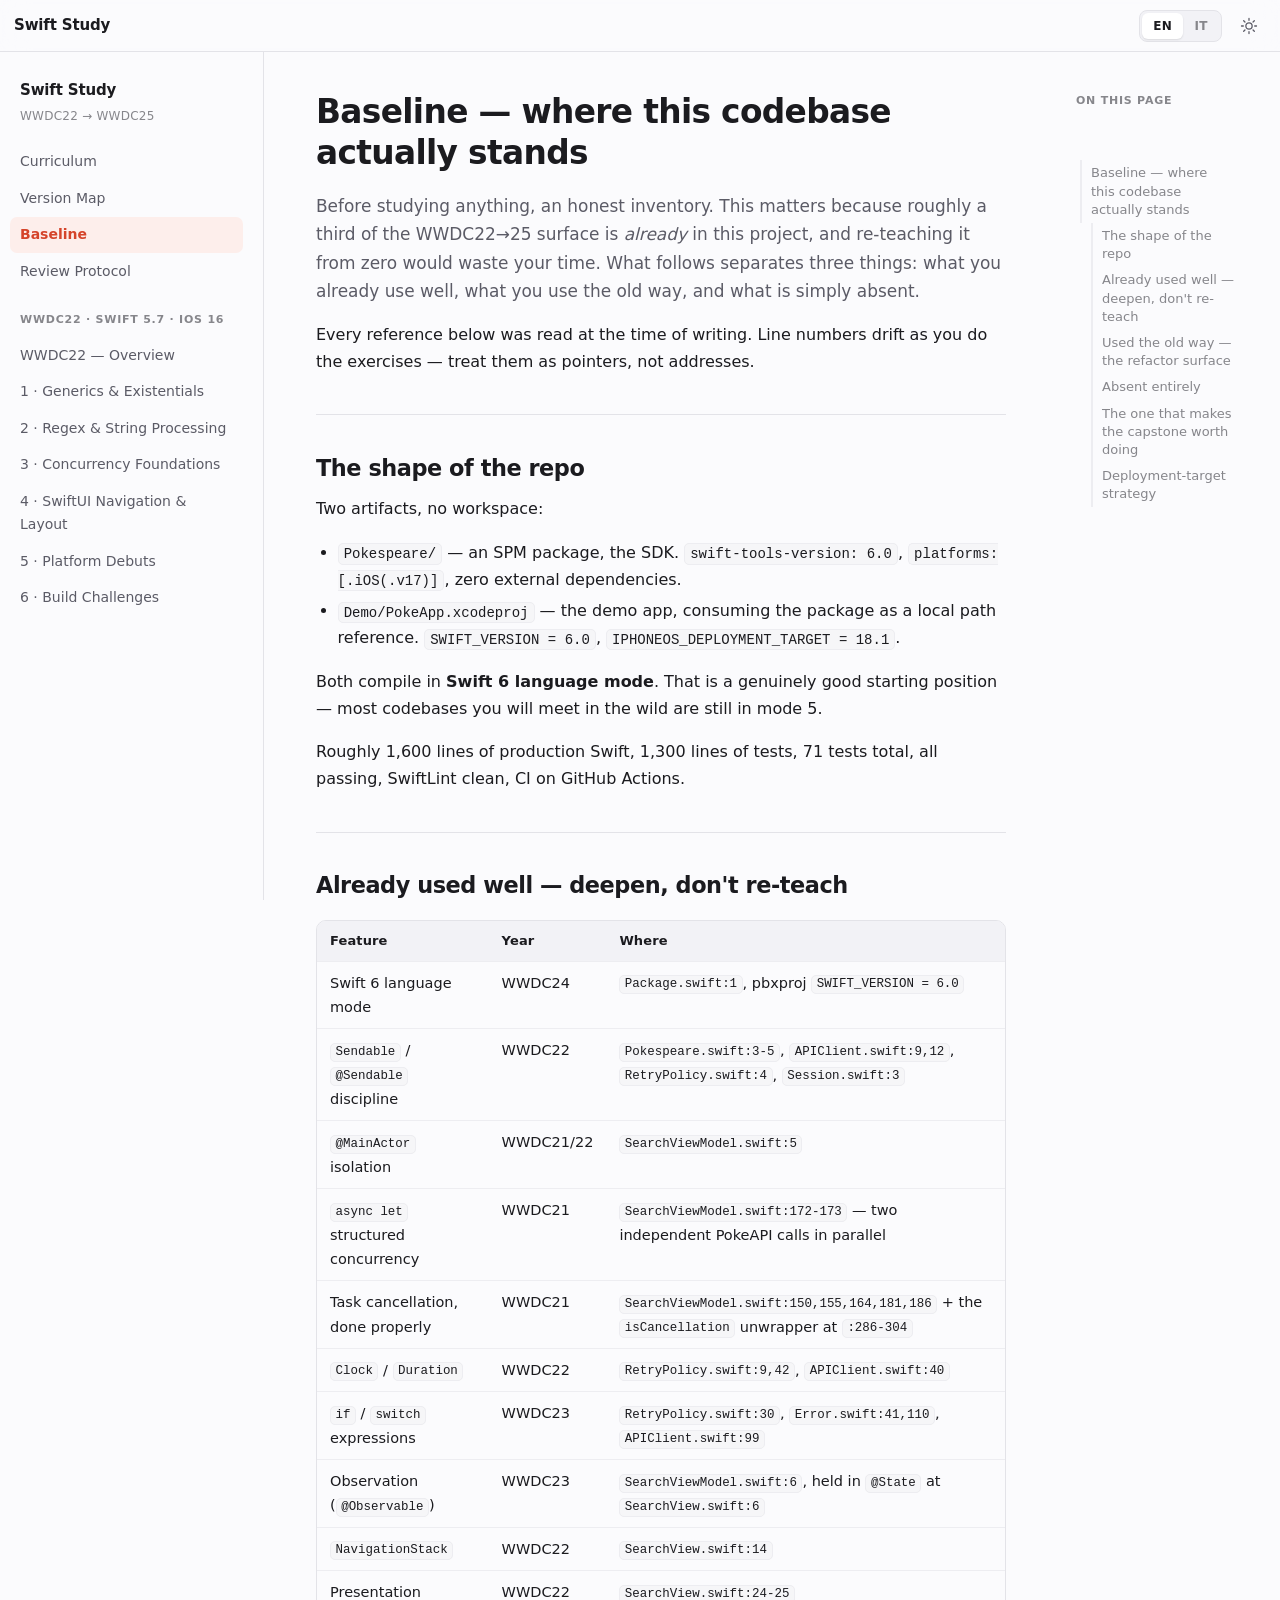
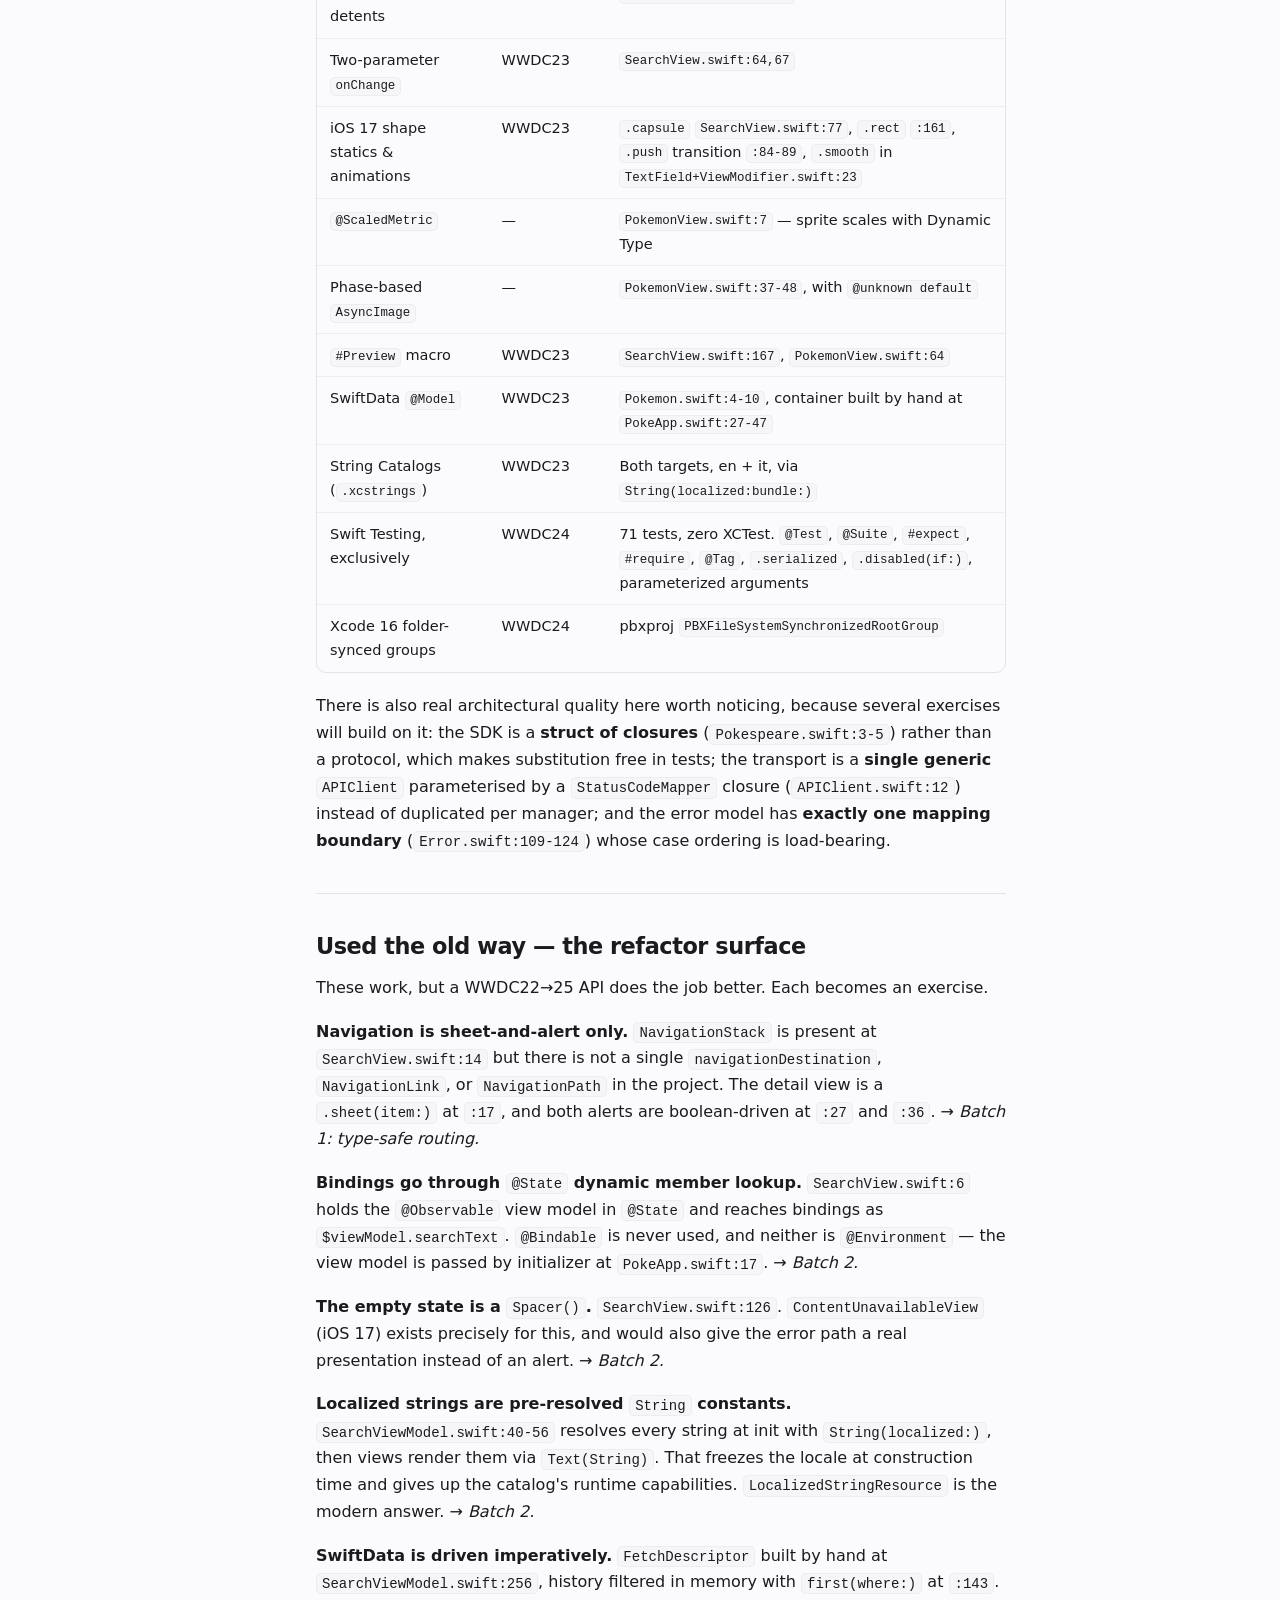
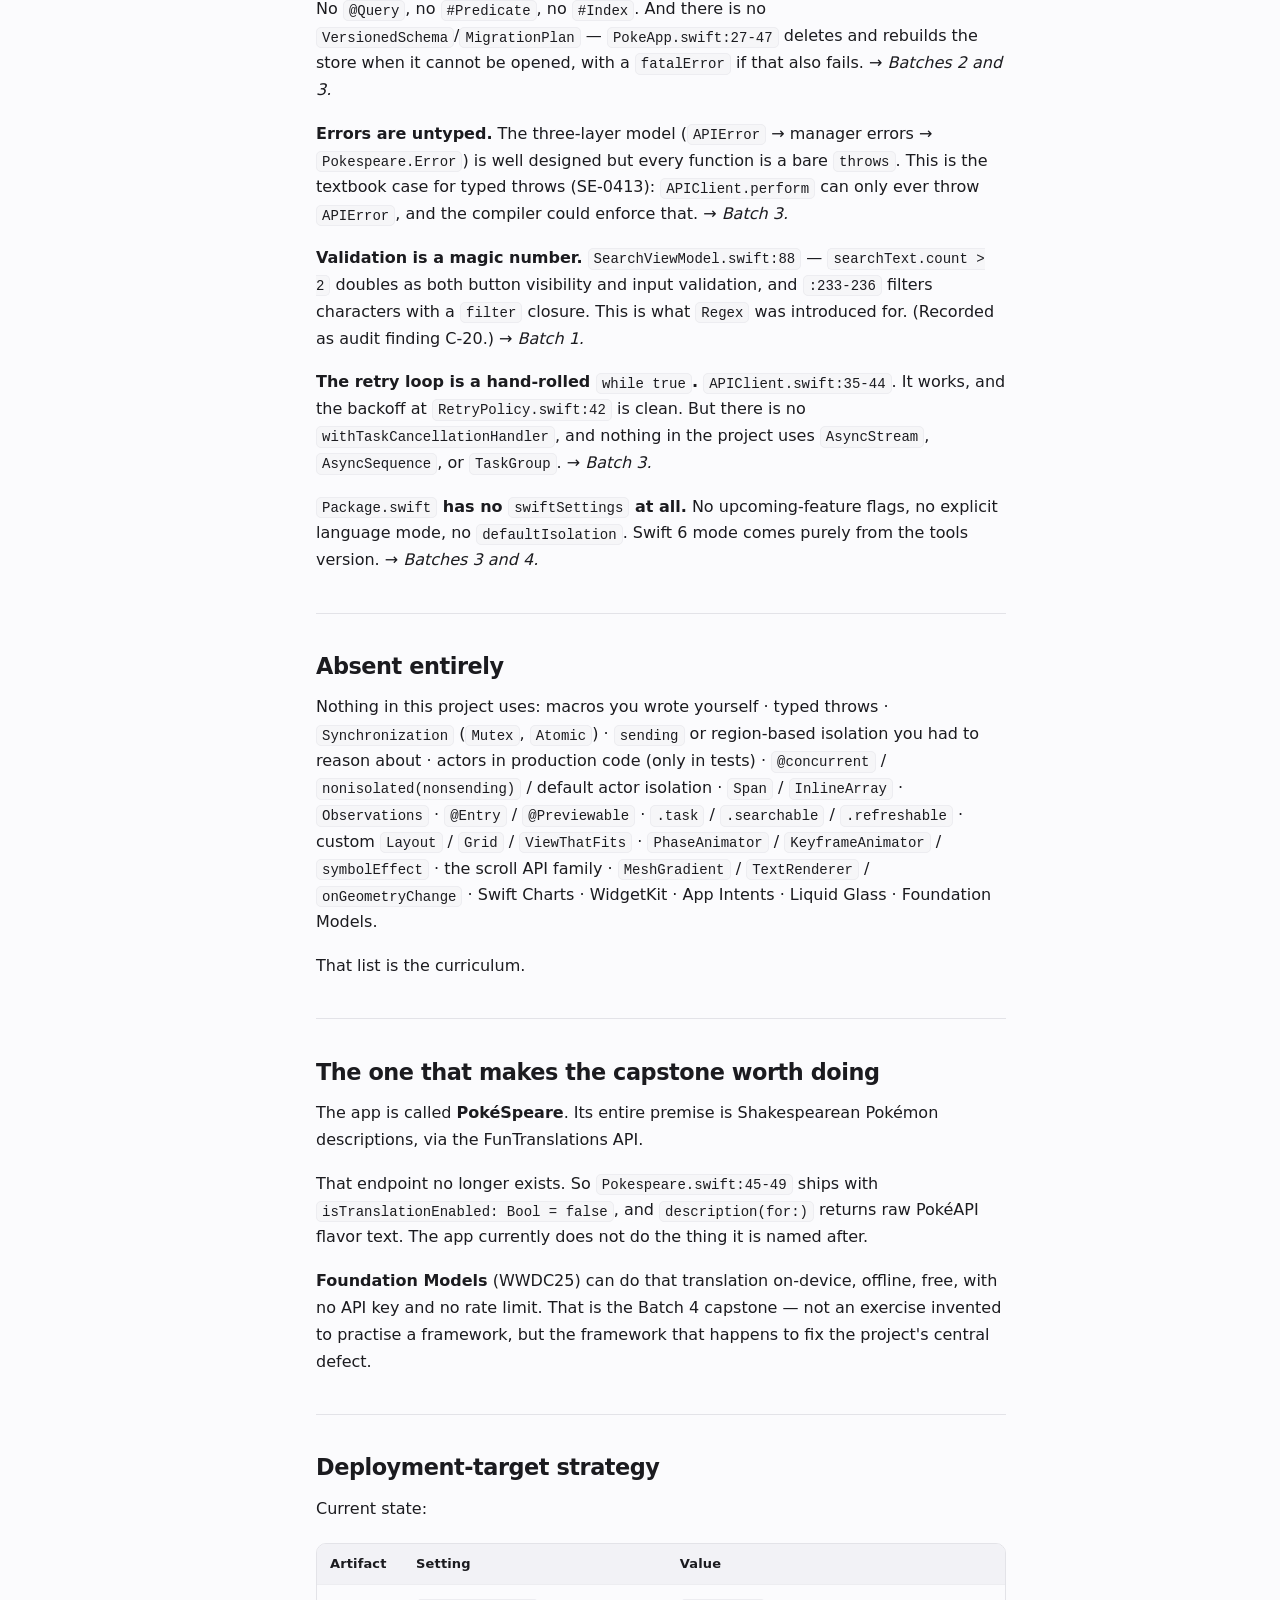
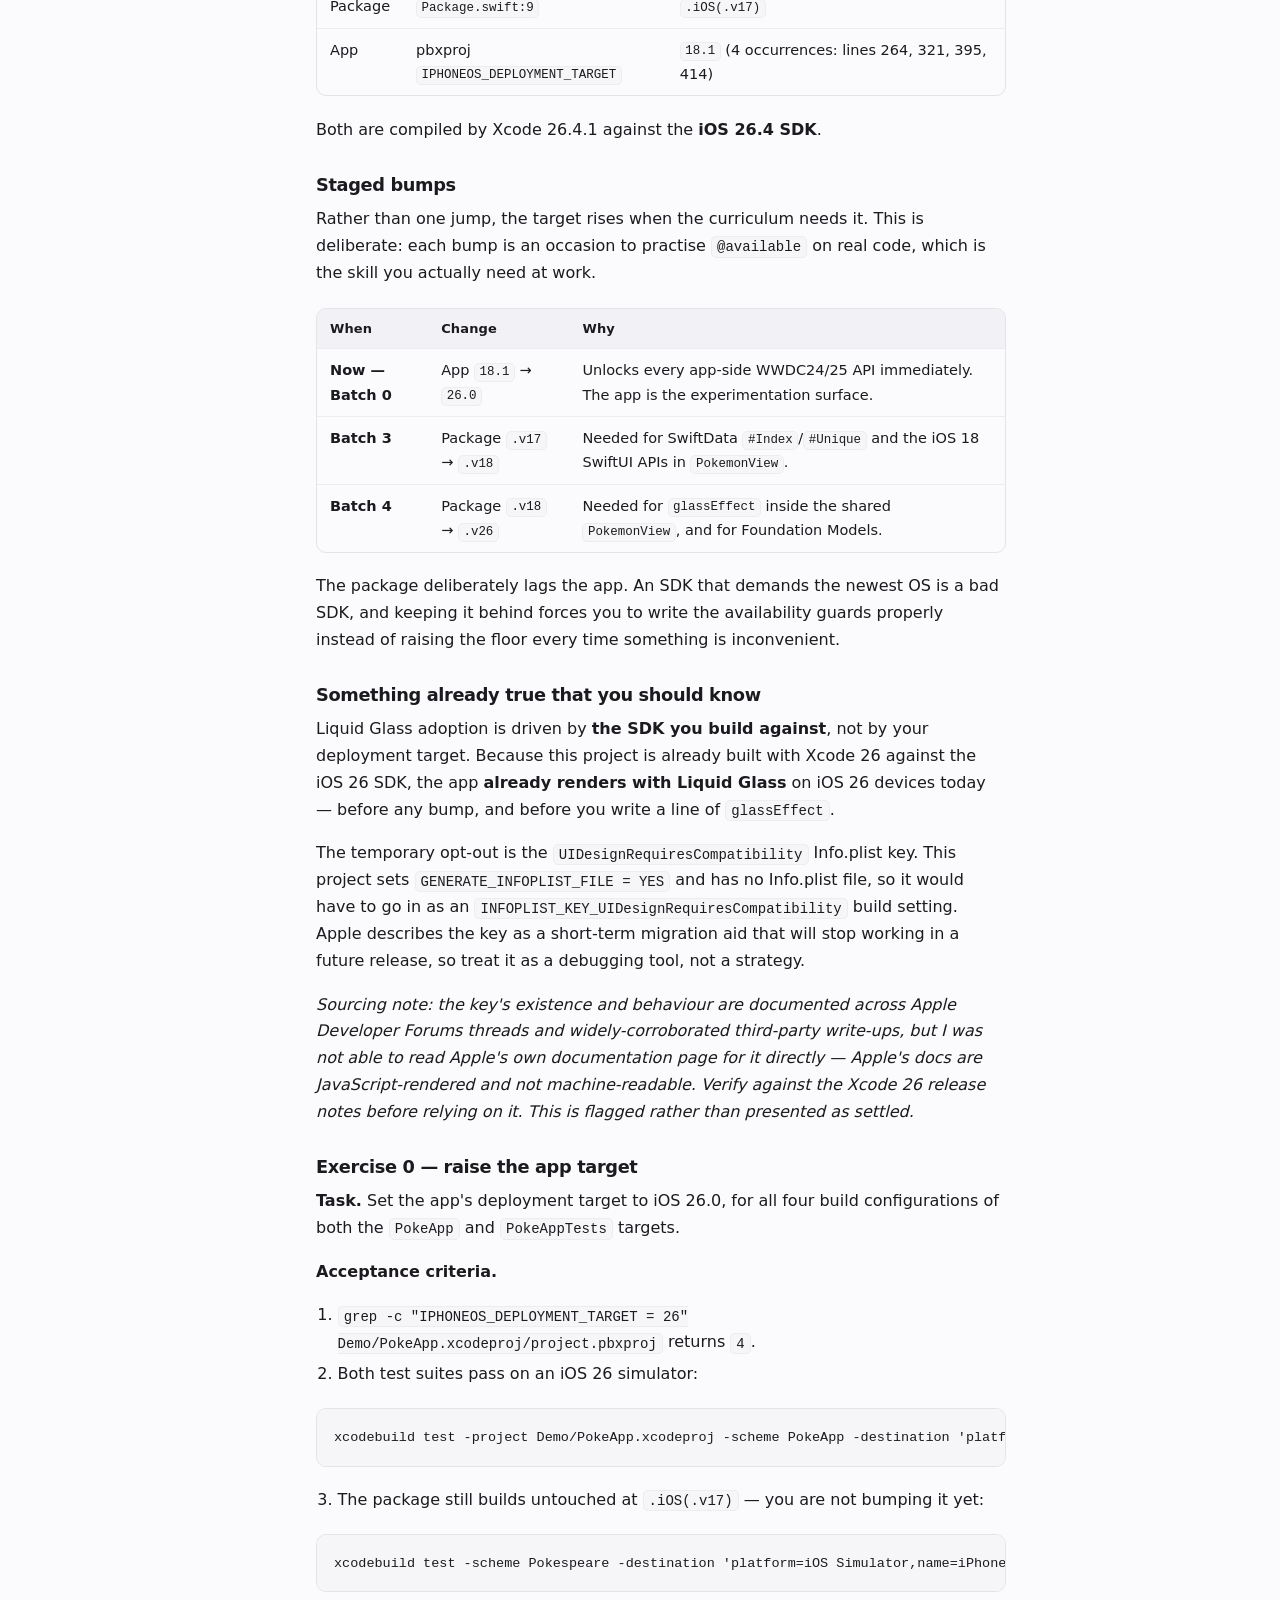
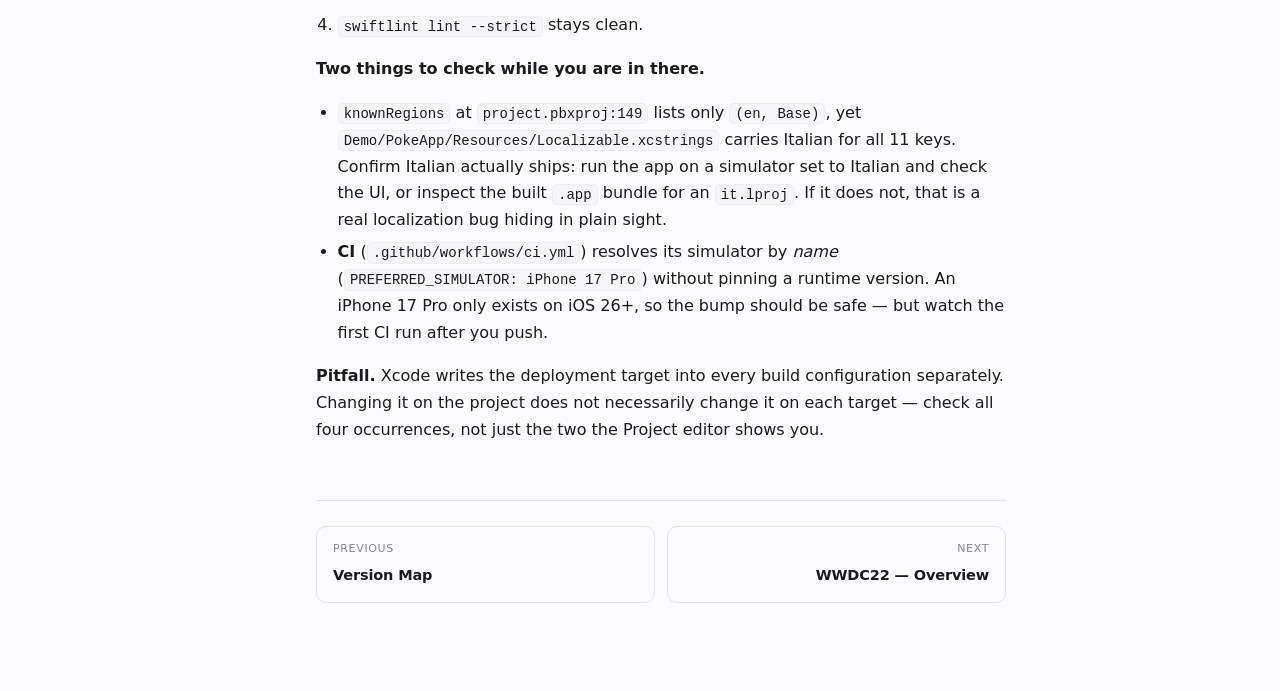
<file: docs/study/00-baseline.html>
<!doctype html>
<html lang="en" data-lang="en" data-theme="auto">
<head>
<meta charset="utf-8">
<meta name="viewport" content="width=device-width, initial-scale=1">
<title>Baseline · Swift Study</title>
<meta name="description" content="Swift &amp; Apple platform study curriculum, WWDC22 to WWDC25, applied to the Pokespeare project.">
<link rel="stylesheet" href="assets/style.css">
<script>/* set theme+lang before paint to avoid flash */
(function(){try{var t=localStorage.getItem('study-theme');if(t)document.documentElement.dataset.theme=t;
var p=new URLSearchParams(location.search).get('lang');var l=p||localStorage.getItem('study-lang');
if(l==='it'||l==='en'){document.documentElement.dataset.lang=l;document.documentElement.lang=l;}}catch(e){}})();</script>
</head>
<body>
<a class="skip" href="#content">Skip to content</a>
<header class="topbar">
<button class="icon-btn" id="menu-btn" aria-label="Menu" aria-expanded="false">
<svg viewBox="0 0 24 24" aria-hidden="true"><path d="M3 6h18M3 12h18M3 18h18"/></svg></button>
<span class="brand"><span class="lang" data-l="en">Swift Study</span><span class="lang" data-l="it">Studio Swift</span></span>
<div class="spacer"></div>
<div class="lang-switch" role="group" aria-label="Language">
<button data-set-lang="en" aria-pressed="true">EN</button><button data-set-lang="it" aria-pressed="false">IT</button>
</div>
<button class="icon-btn" id="theme-btn" aria-label="Toggle theme">
<svg class="i-sun" viewBox="0 0 24 24" aria-hidden="true"><circle cx="12" cy="12" r="4.2"/><path d="M12 2v2.4M12 19.6V22M2 12h2.4M19.6 12H22M4.9 4.9l1.7 1.7M17.4 17.4l1.7 1.7M19.1 4.9l-1.7 1.7M6.6 17.4l-1.7 1.7"/></svg>
<svg class="i-moon" viewBox="0 0 24 24" aria-hidden="true"><path d="M20 14.5A8.5 8.5 0 1 1 9.5 4a7 7 0 0 0 10.5 10.5Z"/></svg></button>
</header>
<div class="shell" id="content">
<div class="lang" data-l="en">
<nav class="sidebar-nav" aria-label="Contents">
<p class="nav-title">Swift Study<small>WWDC22 → WWDC25</small></p>
<ul>
<li><a href="index.html">Curriculum</a></li>
<li><a href="00-version-map.html">Version Map</a></li>
<li class="active"><a href="00-baseline.html">Baseline</a></li>
<li><a href="review-protocol.html">Review Protocol</a></li>
</ul>
<p class="nav-group">WWDC22 · Swift 5.7 · iOS 16</p>
<ul>
<li><a href="wwdc22/index.html">WWDC22 — Overview</a></li>
<li><a href="wwdc22/01-generics-and-existentials.html">1 · Generics & Existentials</a></li>
<li><a href="wwdc22/02-regex-and-string-processing.html">2 · Regex & String Processing</a></li>
<li><a href="wwdc22/03-concurrency-foundations.html">3 · Concurrency Foundations</a></li>
<li><a href="wwdc22/04-swiftui-navigation-and-layout.html">4 · SwiftUI Navigation & Layout</a></li>
<li><a href="wwdc22/05-platform-debuts.html">5 · Platform Debuts</a></li>
<li><a href="wwdc22/06-build-challenges.html">6 · Build Challenges</a></li>
</ul>
</nav>
<article class="doc">
<h1 id="baseline-where-this-codebase-actually-stands">Baseline — where this codebase actually stands</h1>
<p>Before studying anything, an honest inventory. This matters because roughly a third of the WWDC22→25 surface is <em>already</em> in this project, and re-teaching it from zero would waste your time. What follows separates three things: what you already use well, what you use the old way, and what is simply absent.</p>
<p>Every reference below was read at the time of writing. Line numbers drift as you do the exercises — treat them as pointers, not addresses.</p>
<hr>
<h2 id="the-shape-of-the-repo">The shape of the repo</h2>
<p>Two artifacts, no workspace:</p>
<ul>
<li><strong><code>Pokespeare/</code></strong> — an SPM package, the SDK. <code>swift-tools-version: 6.0</code>, <code>platforms: [.iOS(.v17)]</code>, zero external dependencies.</li>
<li><strong><code>Demo/PokeApp.xcodeproj</code></strong> — the demo app, consuming the package as a local path reference. <code>SWIFT_VERSION = 6.0</code>, <code>IPHONEOS_DEPLOYMENT_TARGET = 18.1</code>.</li>
</ul>
<p>Both compile in <strong>Swift 6 language mode</strong>. That is a genuinely good starting position — most codebases you will meet in the wild are still in mode 5.</p>
<p>Roughly 1,600 lines of production Swift, 1,300 lines of tests, 71 tests total, all passing, SwiftLint clean, CI on GitHub Actions.</p>
<hr>
<h2 id="already-used-well-deepen-dont-re-teach">Already used well — deepen, don't re-teach</h2>
<table>
<thead>
<tr>
<th>Feature</th>
<th>Year</th>
<th>Where</th>
</tr>
</thead>
<tbody>
<tr>
<td>Swift 6 language mode</td>
<td>WWDC24</td>
<td><code>Package.swift:1</code>, pbxproj <code>SWIFT_VERSION = 6.0</code></td>
</tr>
<tr>
<td><code>Sendable</code> / <code>@Sendable</code> discipline</td>
<td>WWDC22</td>
<td><code>Pokespeare.swift:3-5</code>, <code>APIClient.swift:9,12</code>, <code>RetryPolicy.swift:4</code>, <code>Session.swift:3</code></td>
</tr>
<tr>
<td><code>@MainActor</code> isolation</td>
<td>WWDC21/22</td>
<td><code>SearchViewModel.swift:5</code></td>
</tr>
<tr>
<td><code>async let</code> structured concurrency</td>
<td>WWDC21</td>
<td><code>SearchViewModel.swift:172-173</code> — two independent PokeAPI calls in parallel</td>
</tr>
<tr>
<td>Task cancellation, done properly</td>
<td>WWDC21</td>
<td><code>SearchViewModel.swift:150,155,164,181,186</code> + the <code>isCancellation</code> unwrapper at <code>:286-304</code></td>
</tr>
<tr>
<td><code>Clock</code> / <code>Duration</code></td>
<td>WWDC22</td>
<td><code>RetryPolicy.swift:9,42</code>, <code>APIClient.swift:40</code></td>
</tr>
<tr>
<td><code>if</code> / <code>switch</code> expressions</td>
<td>WWDC23</td>
<td><code>RetryPolicy.swift:30</code>, <code>Error.swift:41,110</code>, <code>APIClient.swift:99</code></td>
</tr>
<tr>
<td>Observation (<code>@Observable</code>)</td>
<td>WWDC23</td>
<td><code>SearchViewModel.swift:6</code>, held in <code>@State</code> at <code>SearchView.swift:6</code></td>
</tr>
<tr>
<td><code>NavigationStack</code></td>
<td>WWDC22</td>
<td><code>SearchView.swift:14</code></td>
</tr>
<tr>
<td>Presentation detents</td>
<td>WWDC22</td>
<td><code>SearchView.swift:24-25</code></td>
</tr>
<tr>
<td>Two-parameter <code>onChange</code></td>
<td>WWDC23</td>
<td><code>SearchView.swift:64,67</code></td>
</tr>
<tr>
<td>iOS 17 shape statics &amp; animations</td>
<td>WWDC23</td>
<td><code>.capsule</code> <code>SearchView.swift:77</code>, <code>.rect</code> <code>:161</code>, <code>.push</code> transition <code>:84-89</code>, <code>.smooth</code> in <code>TextField+ViewModifier.swift:23</code></td>
</tr>
<tr>
<td><code>@ScaledMetric</code></td>
<td>—</td>
<td><code>PokemonView.swift:7</code> — sprite scales with Dynamic Type</td>
</tr>
<tr>
<td>Phase-based <code>AsyncImage</code></td>
<td>—</td>
<td><code>PokemonView.swift:37-48</code>, with <code>@unknown default</code></td>
</tr>
<tr>
<td><code>#Preview</code> macro</td>
<td>WWDC23</td>
<td><code>SearchView.swift:167</code>, <code>PokemonView.swift:64</code></td>
</tr>
<tr>
<td>SwiftData <code>@Model</code></td>
<td>WWDC23</td>
<td><code>Pokemon.swift:4-10</code>, container built by hand at <code>PokeApp.swift:27-47</code></td>
</tr>
<tr>
<td>String Catalogs (<code>.xcstrings</code>)</td>
<td>WWDC23</td>
<td>Both targets, en + it, via <code>String(localized:bundle:)</code></td>
</tr>
<tr>
<td>Swift Testing, exclusively</td>
<td>WWDC24</td>
<td>71 tests, zero XCTest. <code>@Test</code>, <code>@Suite</code>, <code>#expect</code>, <code>#require</code>, <code>@Tag</code>, <code>.serialized</code>, <code>.disabled(if:)</code>, parameterized arguments</td>
</tr>
<tr>
<td>Xcode 16 folder-synced groups</td>
<td>WWDC24</td>
<td>pbxproj <code>PBXFileSystemSynchronizedRootGroup</code></td>
</tr>
</tbody>
</table>
<p>There is also real architectural quality here worth noticing, because several exercises will build on it: the SDK is a <strong>struct of closures</strong> (<code>Pokespeare.swift:3-5</code>) rather than a protocol, which makes substitution free in tests; the transport is a <strong>single generic <code>APIClient</code></strong> parameterised by a <code>StatusCodeMapper</code> closure (<code>APIClient.swift:12</code>) instead of duplicated per manager; and the error model has <strong>exactly one mapping boundary</strong> (<code>Error.swift:109-124</code>) whose case ordering is load-bearing.</p>
<hr>
<h2 id="used-the-old-way-the-refactor-surface">Used the old way — the refactor surface</h2>
<p>These work, but a WWDC22→25 API does the job better. Each becomes an exercise.</p>
<p><strong>Navigation is sheet-and-alert only.</strong> <code>NavigationStack</code> is present at <code>SearchView.swift:14</code> but there is not a single <code>navigationDestination</code>, <code>NavigationLink</code>, or <code>NavigationPath</code> in the project. The detail view is a <code>.sheet(item:)</code> at <code>:17</code>, and both alerts are boolean-driven at <code>:27</code> and <code>:36</code>. → <em>Batch 1: type-safe routing.</em></p>
<p><strong>Bindings go through <code>@State</code> dynamic member lookup.</strong> <code>SearchView.swift:6</code> holds the <code>@Observable</code> view model in <code>@State</code> and reaches bindings as <code>$viewModel.searchText</code>. <code>@Bindable</code> is never used, and neither is <code>@Environment</code> — the view model is passed by initializer at <code>PokeApp.swift:17</code>. → <em>Batch 2.</em></p>
<p><strong>The empty state is a <code>Spacer()</code>.</strong> <code>SearchView.swift:126</code>. <code>ContentUnavailableView</code> (iOS 17) exists precisely for this, and would also give the error path a real presentation instead of an alert. → <em>Batch 2.</em></p>
<p><strong>Localized strings are pre-resolved <code>String</code> constants.</strong> <code>SearchViewModel.swift:40-56</code> resolves every string at init with <code>String(localized:)</code>, then views render them via <code>Text(String)</code>. That freezes the locale at construction time and gives up the catalog's runtime capabilities. <code>LocalizedStringResource</code> is the modern answer. → <em>Batch 2.</em></p>
<p><strong>SwiftData is driven imperatively.</strong> <code>FetchDescriptor</code> built by hand at <code>SearchViewModel.swift:256</code>, history filtered in memory with <code>first(where:)</code> at <code>:143</code>. No <code>@Query</code>, no <code>#Predicate</code>, no <code>#Index</code>. And there is no <code>VersionedSchema</code>/<code>MigrationPlan</code> — <code>PokeApp.swift:27-47</code> deletes and rebuilds the store when it cannot be opened, with a <code>fatalError</code> if that also fails. → <em>Batches 2 and 3.</em></p>
<p><strong>Errors are untyped.</strong> The three-layer model (<code>APIError</code> → manager errors → <code>Pokespeare.Error</code>) is well designed but every function is a bare <code>throws</code>. This is the textbook case for typed throws (SE-0413): <code>APIClient.perform</code> can only ever throw <code>APIError</code>, and the compiler could enforce that. → <em>Batch 3.</em></p>
<p><strong>Validation is a magic number.</strong> <code>SearchViewModel.swift:88</code> — <code>searchText.count &gt; 2</code> doubles as both button visibility and input validation, and <code>:233-236</code> filters characters with a <code>filter</code> closure. This is what <code>Regex</code> was introduced for. (Recorded as audit finding C-20.) → <em>Batch 1.</em></p>
<p><strong>The retry loop is a hand-rolled <code>while true</code>.</strong> <code>APIClient.swift:35-44</code>. It works, and the backoff at <code>RetryPolicy.swift:42</code> is clean. But there is no <code>withTaskCancellationHandler</code>, and nothing in the project uses <code>AsyncStream</code>, <code>AsyncSequence</code>, or <code>TaskGroup</code>. → <em>Batch 3.</em></p>
<p><strong><code>Package.swift</code> has no <code>swiftSettings</code> at all.</strong> No upcoming-feature flags, no explicit language mode, no <code>defaultIsolation</code>. Swift 6 mode comes purely from the tools version. → <em>Batches 3 and 4.</em></p>
<hr>
<h2 id="absent-entirely">Absent entirely</h2>
<p>Nothing in this project uses: macros you wrote yourself · typed throws · <code>Synchronization</code> (<code>Mutex</code>, <code>Atomic</code>) · <code>sending</code> or region-based isolation you had to reason about · actors in production code (only in tests) · <code>@concurrent</code> / <code>nonisolated(nonsending)</code> / default actor isolation · <code>Span</code> / <code>InlineArray</code> · <code>Observations</code> · <code>@Entry</code> / <code>@Previewable</code> · <code>.task</code> / <code>.searchable</code> / <code>.refreshable</code> · custom <code>Layout</code> / <code>Grid</code> / <code>ViewThatFits</code> · <code>PhaseAnimator</code> / <code>KeyframeAnimator</code> / <code>symbolEffect</code> · the scroll API family · <code>MeshGradient</code> / <code>TextRenderer</code> / <code>onGeometryChange</code> · Swift Charts · WidgetKit · App Intents · Liquid Glass · Foundation Models.</p>
<p>That list is the curriculum.</p>
<hr>
<h2 id="the-one-that-makes-the-capstone-worth-doing">The one that makes the capstone worth doing</h2>
<p>The app is called <strong>PokéSpeare</strong>. Its entire premise is Shakespearean Pokémon descriptions, via the FunTranslations API.</p>
<p>That endpoint no longer exists. So <code>Pokespeare.swift:45-49</code> ships with <code>isTranslationEnabled: Bool = false</code>, and <code>description(for:)</code> returns raw PokéAPI flavor text. The app currently does not do the thing it is named after.</p>
<p><strong>Foundation Models</strong> (WWDC25) can do that translation on-device, offline, free, with no API key and no rate limit. That is the Batch 4 capstone — not an exercise invented to practise a framework, but the framework that happens to fix the project's central defect.</p>
<hr>
<h2 id="deployment-target-strategy">Deployment-target strategy</h2>
<p>Current state:</p>
<table>
<thead>
<tr>
<th>Artifact</th>
<th>Setting</th>
<th>Value</th>
</tr>
</thead>
<tbody>
<tr>
<td>Package</td>
<td><code>Package.swift:9</code></td>
<td><code>.iOS(.v17)</code></td>
</tr>
<tr>
<td>App</td>
<td>pbxproj <code>IPHONEOS_DEPLOYMENT_TARGET</code></td>
<td><code>18.1</code> (4 occurrences: lines 264, 321, 395, 414)</td>
</tr>
</tbody>
</table>
<p>Both are compiled by Xcode 26.4.1 against the <strong>iOS 26.4 SDK</strong>.</p>
<h3 id="staged-bumps">Staged bumps</h3>
<p>Rather than one jump, the target rises when the curriculum needs it. This is deliberate: each bump is an occasion to practise <code>@available</code> on real code, which is the skill you actually need at work.</p>
<table>
<thead>
<tr>
<th>When</th>
<th>Change</th>
<th>Why</th>
</tr>
</thead>
<tbody>
<tr>
<td><strong>Now — Batch 0</strong></td>
<td>App <code>18.1</code> → <strong><code>26.0</code></strong></td>
<td>Unlocks every app-side WWDC24/25 API immediately. The app is the experimentation surface.</td>
</tr>
<tr>
<td><strong>Batch 3</strong></td>
<td>Package <code>.v17</code> → <strong><code>.v18</code></strong></td>
<td>Needed for SwiftData <code>#Index</code>/<code>#Unique</code> and the iOS 18 SwiftUI APIs in <code>PokemonView</code>.</td>
</tr>
<tr>
<td><strong>Batch 4</strong></td>
<td>Package <code>.v18</code> → <strong><code>.v26</code></strong></td>
<td>Needed for <code>glassEffect</code> inside the shared <code>PokemonView</code>, and for Foundation Models.</td>
</tr>
</tbody>
</table>
<p>The package deliberately lags the app. An SDK that demands the newest OS is a bad SDK, and keeping it behind forces you to write the availability guards properly instead of raising the floor every time something is inconvenient.</p>
<h3 id="something-already-true-that-you-should-know">Something already true that you should know</h3>
<p>Liquid Glass adoption is driven by <strong>the SDK you build against</strong>, not by your deployment target. Because this project is already built with Xcode 26 against the iOS 26 SDK, the app <strong>already renders with Liquid Glass</strong> on iOS 26 devices today — before any bump, and before you write a line of <code>glassEffect</code>.</p>
<p>The temporary opt-out is the <code>UIDesignRequiresCompatibility</code> Info.plist key. This project sets <code>GENERATE_INFOPLIST_FILE = YES</code> and has no Info.plist file, so it would have to go in as an <code>INFOPLIST_KEY_UIDesignRequiresCompatibility</code> build setting. Apple describes the key as a short-term migration aid that will stop working in a future release, so treat it as a debugging tool, not a strategy.</p>
<p><em>Sourcing note: the key's existence and behaviour are documented across Apple Developer Forums threads and widely-corroborated third-party write-ups, but I was not able to read Apple's own documentation page for it directly — Apple's docs are JavaScript-rendered and not machine-readable. Verify against the Xcode 26 release notes before relying on it. This is flagged rather than presented as settled.</em></p>
<h3 id="exercise-0-raise-the-app-target">Exercise 0 — raise the app target</h3>
<p><strong>Task.</strong> Set the app's deployment target to iOS 26.0, for all four build configurations of both the <code>PokeApp</code> and <code>PokeAppTests</code> targets.</p>
<p><strong>Acceptance criteria.</strong></p>
<ol>
<li><code>grep -c "IPHONEOS_DEPLOYMENT_TARGET = 26" Demo/PokeApp.xcodeproj/project.pbxproj</code> returns <code>4</code>.</li>
<li>Both test suites pass on an iOS 26 simulator:</li>
</ol>
<pre><code class="language-bash">xcodebuild test -project Demo/PokeApp.xcodeproj -scheme PokeApp -destination 'platform=iOS Simulator,name=iPhone 17 Pro'
</code></pre>
<ol start="3">
<li>The package still builds untouched at <code>.iOS(.v17)</code> — you are not bumping it yet:</li>
</ol>
<pre><code class="language-bash">xcodebuild test -scheme Pokespeare -destination 'platform=iOS Simulator,name=iPhone 17 Pro'
</code></pre>
<ol start="4">
<li><code>swiftlint lint --strict</code> stays clean.</li>
</ol>
<p><strong>Two things to check while you are in there.</strong></p>
<ul>
<li><strong><code>knownRegions</code></strong> at <code>project.pbxproj:149</code> lists only <code>(en, Base)</code>, yet <code>Demo/PokeApp/Resources/Localizable.xcstrings</code> carries Italian for all 11 keys. Confirm Italian actually ships: run the app on a simulator set to Italian and check the UI, or inspect the built <code>.app</code> bundle for an <code>it.lproj</code>. If it does not, that is a real localization bug hiding in plain sight.</li>
<li><strong>CI</strong> (<code>.github/workflows/ci.yml</code>) resolves its simulator by <em>name</em> (<code>PREFERRED_SIMULATOR: iPhone 17 Pro</code>) without pinning a runtime version. An iPhone 17 Pro only exists on iOS 26+, so the bump should be safe — but watch the first CI run after you push.</li>
</ul>
<p><strong>Pitfall.</strong> Xcode writes the deployment target into every build configuration separately. Changing it on the project does not necessarily change it on each target — check all four occurrences, not just the two the Project editor shows you.</p>
<nav class="pager"><a class="pager-prev" href="00-version-map.html"><span>Previous</span><strong>Version Map</strong></a><a class="pager-next" href="wwdc22/index.html"><span>Next</span><strong>WWDC22 — Overview</strong></a></nav>
</article>
<aside class="toc"><p>On this page</p><div class="toc">
<ul>
<li><a href="#baseline-where-this-codebase-actually-stands">Baseline — where this codebase actually stands</a><ul>
<li><a href="#the-shape-of-the-repo">The shape of the repo</a></li>
<li><a href="#already-used-well-deepen-dont-re-teach">Already used well — deepen, don't re-teach</a></li>
<li><a href="#used-the-old-way-the-refactor-surface">Used the old way — the refactor surface</a></li>
<li><a href="#absent-entirely">Absent entirely</a></li>
<li><a href="#the-one-that-makes-the-capstone-worth-doing">The one that makes the capstone worth doing</a></li>
<li><a href="#deployment-target-strategy">Deployment-target strategy</a><ul>
<li><a href="#staged-bumps">Staged bumps</a></li>
<li><a href="#something-already-true-that-you-should-know">Something already true that you should know</a></li>
<li><a href="#exercise-0-raise-the-app-target">Exercise 0 — raise the app target</a></li>
</ul>
</li>
</ul>
</li>
</ul>
</div>
</aside>
</div><div class="lang" data-l="it">
<nav class="sidebar-nav" aria-label="Indice">
<p class="nav-title">Studio Swift<small>WWDC22 → WWDC25</small></p>
<ul>
<li><a href="index.html">Programma</a></li>
<li><a href="00-version-map.html">Mappa delle versioni</a></li>
<li class="active"><a href="00-baseline.html">Punto di partenza</a></li>
<li><a href="review-protocol.html">Protocollo di revisione</a></li>
</ul>
<p class="nav-group">WWDC22 · Swift 5.7 · iOS 16</p>
<ul>
<li><a href="wwdc22/index.html">WWDC22 — Panoramica</a></li>
<li><a href="wwdc22/01-generics-and-existentials.html">1 · Generics ed existentials</a></li>
<li><a href="wwdc22/02-regex-and-string-processing.html">2 · Regex ed elaborazione di stringhe</a></li>
<li><a href="wwdc22/03-concurrency-foundations.html">3 · Fondamenta di concorrenza</a></li>
<li><a href="wwdc22/04-swiftui-navigation-and-layout.html">4 · Navigazione e layout in SwiftUI</a></li>
<li><a href="wwdc22/05-platform-debuts.html">5 · Debutti di piattaforma</a></li>
<li><a href="wwdc22/06-build-challenges.html">6 · Sfide di implementazione</a></li>
</ul>
</nav>
<article class="doc">
<h1 id="punto-di-partenza-dove-sta-davvero-questo-codebase">Punto di partenza — dove sta davvero questo codebase</h1>
<p>Prima di studiare qualsiasi cosa, un inventario onesto. Conta, perché circa un terzo della superficie WWDC22→25 è <strong>già</strong> in questo progetto, e ri-spiegarla da zero sarebbe tempo sprecato. Quello che segue separa tre cose: cosa già usi bene, cosa usi alla vecchia maniera, e cosa manca del tutto.</p>
<p>Ogni riferimento qui sotto è stato letto al momento della scrittura. I numeri di riga si spostano man mano che fai gli esercizi — trattali come indicazioni, non come indirizzi.</p>
<hr>
<h2 id="la-forma-del-repo">La forma del repo</h2>
<p>Due artefatti, nessun workspace:</p>
<ul>
<li><strong><code>Pokespeare/</code></strong> — un package SPM, l'SDK. <code>swift-tools-version: 6.0</code>, <code>platforms: [.iOS(.v17)]</code>, zero dipendenze esterne.</li>
<li><strong><code>Demo/PokeApp.xcodeproj</code></strong> — l'app demo, che consuma il package come riferimento locale. <code>SWIFT_VERSION = 6.0</code>, <code>IPHONEOS_DEPLOYMENT_TARGET = 18.1</code>.</li>
</ul>
<p>Entrambi compilano in <strong>Swift 6 language mode</strong>. È un punto di partenza genuinamente buono — la maggior parte dei codebase che incontrerai è ancora in mode 5.</p>
<p>Circa 1.600 righe di Swift di produzione, 1.300 di test, 71 test in totale, tutti verdi, SwiftLint pulito, CI su GitHub Actions.</p>
<hr>
<h2 id="gia-usato-bene-approfondire-non-ri-spiegare">Già usato bene — approfondire, non ri-spiegare</h2>
<table>
<thead>
<tr>
<th>Funzionalità</th>
<th>Anno</th>
<th>Dove</th>
</tr>
</thead>
<tbody>
<tr>
<td>Swift 6 language mode</td>
<td>WWDC24</td>
<td><code>Package.swift:1</code>, pbxproj <code>SWIFT_VERSION = 6.0</code></td>
</tr>
<tr>
<td>Disciplina <code>Sendable</code> / <code>@Sendable</code></td>
<td>WWDC22</td>
<td><code>Pokespeare.swift:3-5</code>, <code>APIClient.swift:9,12</code>, <code>RetryPolicy.swift:4</code>, <code>Session.swift:3</code></td>
</tr>
<tr>
<td>Isolamento <code>@MainActor</code></td>
<td>WWDC21/22</td>
<td><code>SearchViewModel.swift:5</code></td>
</tr>
<tr>
<td>Concorrenza strutturata con <code>async let</code></td>
<td>WWDC21</td>
<td><code>SearchViewModel.swift:172-173</code> — due chiamate PokeAPI indipendenti in parallelo</td>
</tr>
<tr>
<td>Cancellazione dei task, fatta bene</td>
<td>WWDC21</td>
<td><code>SearchViewModel.swift:150,155,164,181,186</code> + l'unwrapper <code>isCancellation</code> a <code>:286-304</code></td>
</tr>
<tr>
<td><code>Clock</code> / <code>Duration</code></td>
<td>WWDC22</td>
<td><code>RetryPolicy.swift:9,42</code>, <code>APIClient.swift:40</code></td>
</tr>
<tr>
<td>Espressioni <code>if</code> / <code>switch</code></td>
<td>WWDC23</td>
<td><code>RetryPolicy.swift:30</code>, <code>Error.swift:41,110</code>, <code>APIClient.swift:99</code></td>
</tr>
<tr>
<td>Observation (<code>@Observable</code>)</td>
<td>WWDC23</td>
<td><code>SearchViewModel.swift:6</code>, tenuto in <code>@State</code> a <code>SearchView.swift:6</code></td>
</tr>
<tr>
<td><code>NavigationStack</code></td>
<td>WWDC22</td>
<td><code>SearchView.swift:14</code></td>
</tr>
<tr>
<td>Presentation detent</td>
<td>WWDC22</td>
<td><code>SearchView.swift:24-25</code></td>
</tr>
<tr>
<td><code>onChange</code> a due parametri</td>
<td>WWDC23</td>
<td><code>SearchView.swift:64,67</code></td>
</tr>
<tr>
<td>Shape statiche e animazioni iOS 17</td>
<td>WWDC23</td>
<td><code>.capsule</code> <code>SearchView.swift:77</code>, <code>.rect</code> <code>:161</code>, transizione <code>.push</code> <code>:84-89</code>, <code>.smooth</code> in <code>TextField+ViewModifier.swift:23</code></td>
</tr>
<tr>
<td><code>@ScaledMetric</code></td>
<td>—</td>
<td><code>PokemonView.swift:7</code> — lo sprite scala con il Dynamic Type</td>
</tr>
<tr>
<td><code>AsyncImage</code> basata su fasi</td>
<td>—</td>
<td><code>PokemonView.swift:37-48</code>, con <code>@unknown default</code></td>
</tr>
<tr>
<td>Macro <code>#Preview</code></td>
<td>WWDC23</td>
<td><code>SearchView.swift:167</code>, <code>PokemonView.swift:64</code></td>
</tr>
<tr>
<td>SwiftData <code>@Model</code></td>
<td>WWDC23</td>
<td><code>Pokemon.swift:4-10</code>, container costruito a mano a <code>PokeApp.swift:27-47</code></td>
</tr>
<tr>
<td>String Catalog (<code>.xcstrings</code>)</td>
<td>WWDC23</td>
<td>Entrambi i target, en + it, via <code>String(localized:bundle:)</code></td>
</tr>
<tr>
<td>Swift Testing, in esclusiva</td>
<td>WWDC24</td>
<td>71 test, zero XCTest. <code>@Test</code>, <code>@Suite</code>, <code>#expect</code>, <code>#require</code>, <code>@Tag</code>, <code>.serialized</code>, <code>.disabled(if:)</code>, argomenti parametrizzati</td>
</tr>
<tr>
<td>Gruppi sincronizzati con le cartelle in Xcode 16</td>
<td>WWDC24</td>
<td>pbxproj <code>PBXFileSystemSynchronizedRootGroup</code></td>
</tr>
</tbody>
</table>
<p>C'è anche qualità architetturale reale che vale la pena notare, perché diversi esercizi ci costruiscono sopra: l'SDK è una <strong>struct di closure</strong> (<code>Pokespeare.swift:3-5</code>) invece di un protocol, il che rende la sostituzione gratuita nei test; il transport è un <strong>unico <code>APIClient</code> generico</strong> parametrizzato da una closure <code>StatusCodeMapper</code> (<code>APIClient.swift:12</code>) invece che duplicato per manager; e il modello degli errori ha <strong>esattamente un punto di mappatura</strong> (<code>Error.swift:109-124</code>) il cui ordinamento dei case è portante.</p>
<hr>
<h2 id="usato-alla-vecchia-maniera-la-superficie-di-refactor">Usato alla vecchia maniera — la superficie di refactor</h2>
<p>Funzionano, ma un'API WWDC22→25 fa il lavoro meglio. Ognuno diventa un esercizio.</p>
<p><strong>La navigazione è solo sheet e alert.</strong> <code>NavigationStack</code> c'è a <code>SearchView.swift:14</code>, ma non esiste un solo <code>navigationDestination</code>, <code>NavigationLink</code> o <code>NavigationPath</code> nel progetto. Il dettaglio è uno <code>.sheet(item:)</code> a <code>:17</code>, ed entrambi gli alert sono guidati da booleani a <code>:27</code> e <code>:36</code>. → <em>Batch 1: routing type-safe.</em></p>
<p><strong>I binding passano dal dynamic member lookup di <code>@State</code>.</strong> <code>SearchView.swift:6</code> tiene il view model <code>@Observable</code> in <code>@State</code> e recupera i binding come <code>$viewModel.searchText</code>. <code>@Bindable</code> non è mai usato, e nemmeno <code>@Environment</code> — il view model è passato dall'initializer a <code>PokeApp.swift:17</code>. → <em>Batch 2.</em></p>
<p><strong>Lo stato vuoto è uno <code>Spacer()</code>.</strong> <code>SearchView.swift:126</code>. <code>ContentUnavailableView</code> (iOS 17) esiste esattamente per questo, e darebbe anche al percorso d'errore una presentazione vera invece di un alert. → <em>Batch 2.</em></p>
<p><strong>Le stringhe localizzate sono costanti <code>String</code> pre-risolte.</strong> <code>SearchViewModel.swift:40-56</code> risolve ogni stringa all'init con <code>String(localized:)</code>, poi le view le rendono via <code>Text(String)</code>. Questo congela il locale al momento della costruzione e rinuncia alle capacità a runtime del catalog. <code>LocalizedStringResource</code> è la risposta moderna. → <em>Batch 2.</em></p>
<p><strong>SwiftData è guidato in modo imperativo.</strong> <code>FetchDescriptor</code> costruito a mano a <code>SearchViewModel.swift:256</code>, cronologia filtrata in memoria con <code>first(where:)</code> a <code>:143</code>. Niente <code>@Query</code>, niente <code>#Predicate</code>, niente <code>#Index</code>. E non c'è <code>VersionedSchema</code>/<code>MigrationPlan</code> — <code>PokeApp.swift:27-47</code> cancella e ricostruisce lo store quando non riesce ad aprirlo, con un <code>fatalError</code> se fallisce anche quello. → <em>Batch 2 e 3.</em></p>
<p><strong>Gli errori non sono tipizzati.</strong> Il modello a tre livelli (<code>APIError</code> → errori dei manager → <code>Pokespeare.Error</code>) è ben progettato, ma ogni funzione è un <code>throws</code> nudo. È il caso da manuale per i typed throws (SE-0413): <code>APIClient.perform</code> può lanciare solo <code>APIError</code>, e il compilatore potrebbe imporlo. → <em>Batch 3.</em></p>
<p><strong>La validazione è un numero magico.</strong> <code>SearchViewModel.swift:88</code> — <code>searchText.count &gt; 2</code> fa sia da visibilità del bottone sia da validazione dell'input, e <code>:233-236</code> filtra i caratteri con una closure <code>filter</code>. È ciò per cui <code>Regex</code> è stato introdotto. (Registrato come finding di audit C-20.) → <em>Batch 1.</em></p>
<p><strong>Il ciclo di retry è un <code>while true</code> scritto a mano.</strong> <code>APIClient.swift:35-44</code>. Funziona, e il backoff a <code>RetryPolicy.swift:42</code> è pulito. Ma non c'è <code>withTaskCancellationHandler</code>, e niente nel progetto usa <code>AsyncStream</code>, <code>AsyncSequence</code> o <code>TaskGroup</code>. → <em>Batch 3.</em></p>
<p><strong><code>Package.swift</code> non ha alcun <code>swiftSettings</code>.</strong> Nessun upcoming-feature flag, nessuna language mode esplicita, nessun <code>defaultIsolation</code>. Swift 6 mode arriva puramente dalla tools version. → <em>Batch 3 e 4.</em></p>
<hr>
<h2 id="assente-del-tutto">Assente del tutto</h2>
<p>Niente in questo progetto usa: macro scritte da te · typed throws · <code>Synchronization</code> (<code>Mutex</code>, <code>Atomic</code>) · <code>sending</code> o region-based isolation su cui ragionare · actor nel codice di produzione (solo nei test) · <code>@concurrent</code> / <code>nonisolated(nonsending)</code> / isolamento di default · <code>Span</code> / <code>InlineArray</code> · <code>Observations</code> · <code>@Entry</code> / <code>@Previewable</code> · <code>.task</code> / <code>.searchable</code> / <code>.refreshable</code> · <code>Layout</code> personalizzati / <code>Grid</code> / <code>ViewThatFits</code> · <code>PhaseAnimator</code> / <code>KeyframeAnimator</code> / <code>symbolEffect</code> · la famiglia di API sullo scroll · <code>MeshGradient</code> / <code>TextRenderer</code> / <code>onGeometryChange</code> · Swift Charts · WidgetKit · App Intents · Liquid Glass · Foundation Models.</p>
<p>Quella lista è il programma.</p>
<hr>
<h2 id="quella-che-rende-il-capstone-degno">Quella che rende il capstone degno</h2>
<p>L'app si chiama <strong>PokéSpeare</strong>. La sua intera premessa sono descrizioni di Pokémon in stile shakespeariano, via l'API FunTranslations.</p>
<p>Quell'endpoint non esiste più. Perciò <code>Pokespeare.swift:45-49</code> esce con <code>isTranslationEnabled: Bool = false</code>, e <code>description(for:)</code> restituisce il flavor text grezzo di PokéAPI. L'app al momento non fa la cosa da cui prende il nome.</p>
<p><strong>Foundation Models</strong> (WWDC25) può fare quella traduzione on-device, offline, gratis, senza API key e senza rate limit. È il capstone del Batch 4 — non un esercizio inventato per esercitarsi su un framework, ma il framework che si dà il caso risolva il difetto centrale del progetto.</p>
<hr>
<h2 id="strategia-sui-deployment-target">Strategia sui deployment target</h2>
<p>Stato attuale:</p>
<table>
<thead>
<tr>
<th>Artefatto</th>
<th>Impostazione</th>
<th>Valore</th>
</tr>
</thead>
<tbody>
<tr>
<td>Package</td>
<td><code>Package.swift:9</code></td>
<td><code>.iOS(.v17)</code></td>
</tr>
<tr>
<td>App</td>
<td>pbxproj <code>IPHONEOS_DEPLOYMENT_TARGET</code></td>
<td><code>18.1</code> (4 occorrenze: righe 264, 321, 395, 414)</td>
</tr>
</tbody>
</table>
<p>Entrambi sono compilati da Xcode 26.4.1 contro l'<strong>SDK iOS 26.4</strong>.</p>
<h3 id="aumenti-a-tappe">Aumenti a tappe</h3>
<p>Invece di un salto unico, il target sale quando il programma lo richiede. È deliberato: ogni aumento è un'occasione per esercitarsi con <code>@available</code> su codice reale, che è l'abilità che serve davvero al lavoro.</p>
<table>
<thead>
<tr>
<th>Quando</th>
<th>Modifica</th>
<th>Perché</th>
</tr>
</thead>
<tbody>
<tr>
<td><strong>Ora — Batch 0</strong></td>
<td>App <code>18.1</code> → <strong><code>26.0</code></strong></td>
<td>Sblocca subito ogni API WWDC24/25 lato app. L'app è la superficie di sperimentazione.</td>
</tr>
<tr>
<td><strong>Batch 3</strong></td>
<td>Package <code>.v17</code> → <strong><code>.v18</code></strong></td>
<td>Serve per SwiftData <code>#Index</code>/<code>#Unique</code> e le API SwiftUI iOS 18 in <code>PokemonView</code>.</td>
</tr>
<tr>
<td><strong>Batch 4</strong></td>
<td>Package <code>.v18</code> → <strong><code>.v26</code></strong></td>
<td>Serve per <code>glassEffect</code> dentro il <code>PokemonView</code> condiviso, e per Foundation Models.</td>
</tr>
</tbody>
</table>
<p>Il package resta deliberatamente indietro rispetto all'app. Un SDK che pretende l'OS più recente è un cattivo SDK, e tenerlo indietro ti costringe a scrivere le guardie di availability per bene invece di alzare il pavimento ogni volta che qualcosa è scomodo.</p>
<h3 id="una-cosa-gia-vera-che-dovresti-sapere">Una cosa già vera che dovresti sapere</h3>
<p>L'adozione di Liquid Glass è guidata dall'<strong>SDK con cui compili</strong>, non dal deployment target. Poiché questo progetto è già compilato con Xcode 26 contro l'SDK iOS 26, l'app <strong>rende già con Liquid Glass</strong> sui dispositivi iOS 26, oggi — prima di qualsiasi aumento e prima che tu scriva una riga di <code>glassEffect</code>.</p>
<p>L'opt-out temporaneo è la chiave Info.plist <code>UIDesignRequiresCompatibility</code>. Questo progetto imposta <code>GENERATE_INFOPLIST_FILE = YES</code> e non ha un file Info.plist, quindi dovrebbe entrare come build setting <code>INFOPLIST_KEY_UIDesignRequiresCompatibility</code>. Apple descrive la chiave come un aiuto di migrazione a breve termine che smetterà di funzionare in una release futura, quindi trattala come strumento di debug, non come strategia.</p>
<p><em>Nota sulle fonti: l'esistenza e il comportamento della chiave sono documentati in vari thread degli Apple Developer Forums e in resoconti di terze parti ampiamente concordanti, ma non ho potuto leggere direttamente la pagina di documentazione Apple — i doc Apple sono renderizzati in JavaScript e non leggibili da macchina. Verifica contro le release note di Xcode 26 prima di farci affidamento. Questo è segnalato, non presentato come assodato.</em></p>
<h3 id="esercizio-0-alza-il-target-dellapp">Esercizio 0 — alza il target dell'app</h3>
<p><strong>Compito.</strong> Imposta il deployment target dell'app a iOS 26.0, per tutte e quattro le build configuration dei target <code>PokeApp</code> e <code>PokeAppTests</code>.</p>
<p><strong>Criteri di accettazione.</strong></p>
<ol>
<li><code>grep -c "IPHONEOS_DEPLOYMENT_TARGET = 26" Demo/PokeApp.xcodeproj/project.pbxproj</code> restituisce <code>4</code>.</li>
<li>Entrambe le suite passano su un simulatore iOS 26:</li>
</ol>
<pre><code class="language-bash">xcodebuild test -project Demo/PokeApp.xcodeproj -scheme PokeApp -destination 'platform=iOS Simulator,name=iPhone 17 Pro'
</code></pre>
<ol start="3">
<li>Il package compila ancora intatto a <code>.iOS(.v17)</code> — non lo stai ancora alzando:</li>
</ol>
<pre><code class="language-bash">xcodebuild test -scheme Pokespeare -destination 'platform=iOS Simulator,name=iPhone 17 Pro'
</code></pre>
<ol start="4">
<li><code>swiftlint lint --strict</code> resta pulito.</li>
</ol>
<p><strong>Due cose da controllare già che ci sei.</strong></p>
<ul>
<li><strong><code>knownRegions</code></strong> a <code>project.pbxproj:149</code> elenca solo <code>(en, Base)</code>, eppure <code>Demo/PokeApp/Resources/Localizable.xcstrings</code> porta l'italiano per tutte e 11 le chiavi. Verifica che l'italiano venga davvero spedito: avvia l'app su un simulatore in italiano e controlla la UI, oppure ispeziona il bundle <code>.app</code> compilato cercando un <code>it.lproj</code>. Se non c'è, è un bug di localizzazione vero nascosto in bella vista.</li>
<li><strong>La CI</strong> (<code>.github/workflows/ci.yml</code>) risolve il simulatore per <em>nome</em> (<code>PREFERRED_SIMULATOR: iPhone 17 Pro</code>) senza fissare una versione di runtime. Un iPhone 17 Pro esiste solo su iOS 26+, quindi l'aumento dovrebbe reggere — ma tieni d'occhio la prima CI dopo il push.</li>
</ul>
<p><strong>Trappola.</strong> Xcode scrive il deployment target in ogni build configuration separatamente. Cambiarlo sul progetto non lo cambia necessariamente su ogni target — controlla tutte e quattro le occorrenze, non solo le due che ti mostra il Project editor.</p>
<nav class="pager"><a class="pager-prev" href="00-version-map.html"><span>Precedente</span><strong>Mappa delle versioni</strong></a><a class="pager-next" href="wwdc22/index.html"><span>Successivo</span><strong>WWDC22 — Panoramica</strong></a></nav>
</article>
<aside class="toc"><p>In questa pagina</p><div class="toc">
<ul>
<li><a href="#punto-di-partenza-dove-sta-davvero-questo-codebase">Punto di partenza — dove sta davvero questo codebase</a><ul>
<li><a href="#la-forma-del-repo">La forma del repo</a></li>
<li><a href="#gia-usato-bene-approfondire-non-ri-spiegare">Già usato bene — approfondire, non ri-spiegare</a></li>
<li><a href="#usato-alla-vecchia-maniera-la-superficie-di-refactor">Usato alla vecchia maniera — la superficie di refactor</a></li>
<li><a href="#assente-del-tutto">Assente del tutto</a></li>
<li><a href="#quella-che-rende-il-capstone-degno">Quella che rende il capstone degno</a></li>
<li><a href="#strategia-sui-deployment-target">Strategia sui deployment target</a><ul>
<li><a href="#aumenti-a-tappe">Aumenti a tappe</a></li>
<li><a href="#una-cosa-gia-vera-che-dovresti-sapere">Una cosa già vera che dovresti sapere</a></li>
<li><a href="#esercizio-0-alza-il-target-dellapp">Esercizio 0 — alza il target dell'app</a></li>
</ul>
</li>
</ul>
</li>
</ul>
</div>
</aside>
</div>
</div>
<script src="assets/app.js"></script>
</body>
</html>
</file>
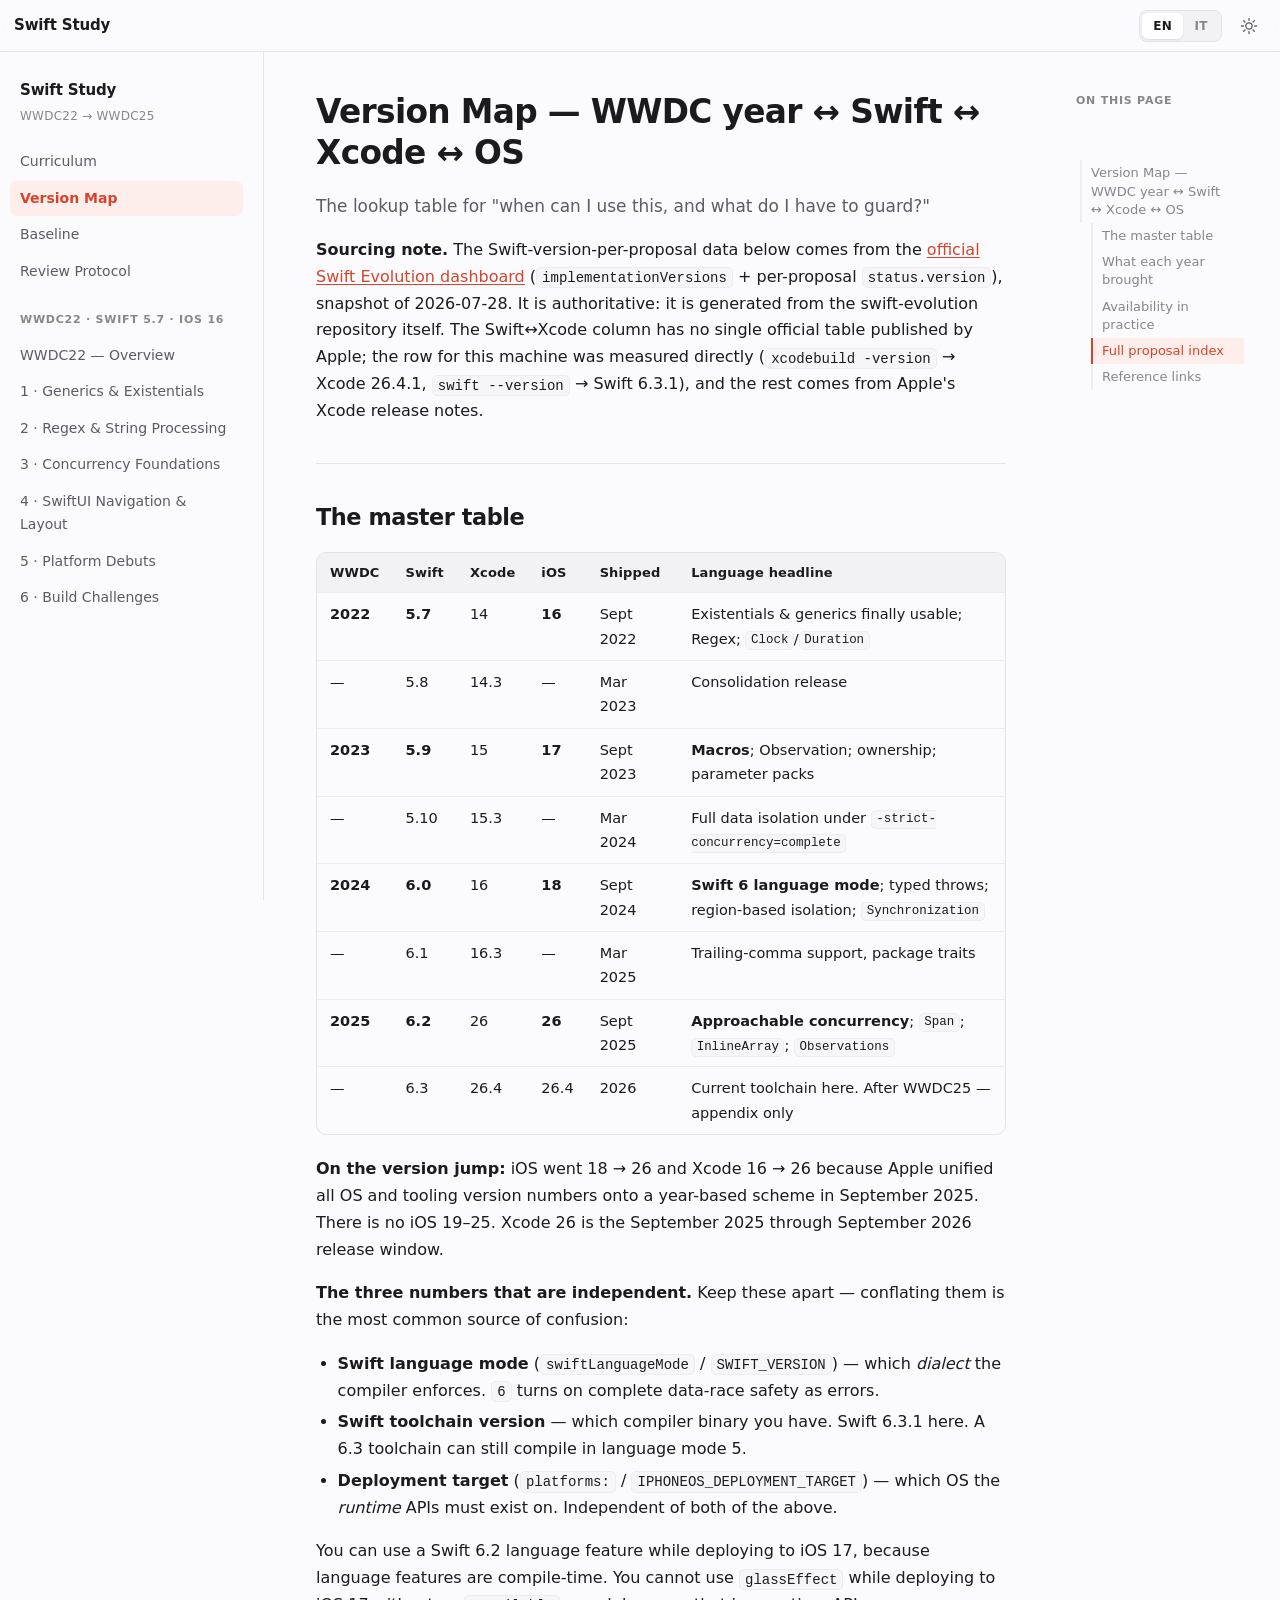
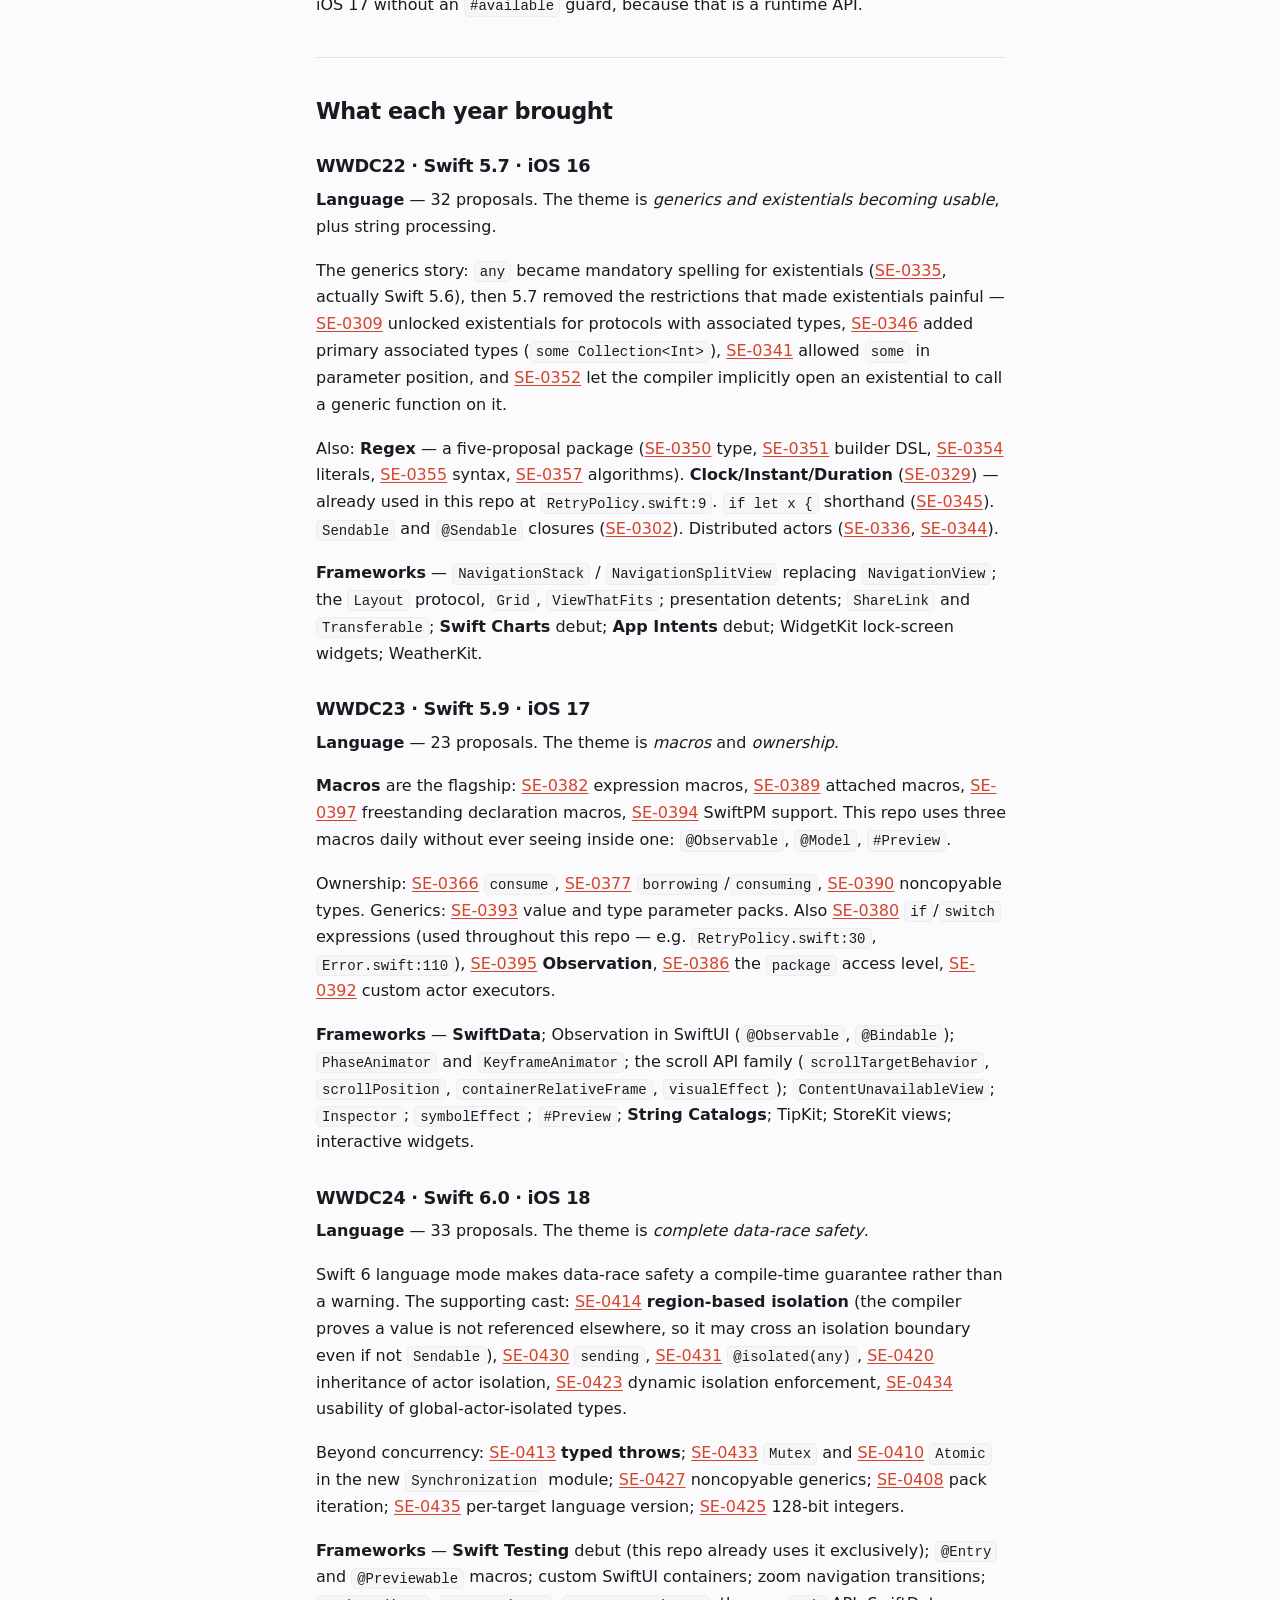
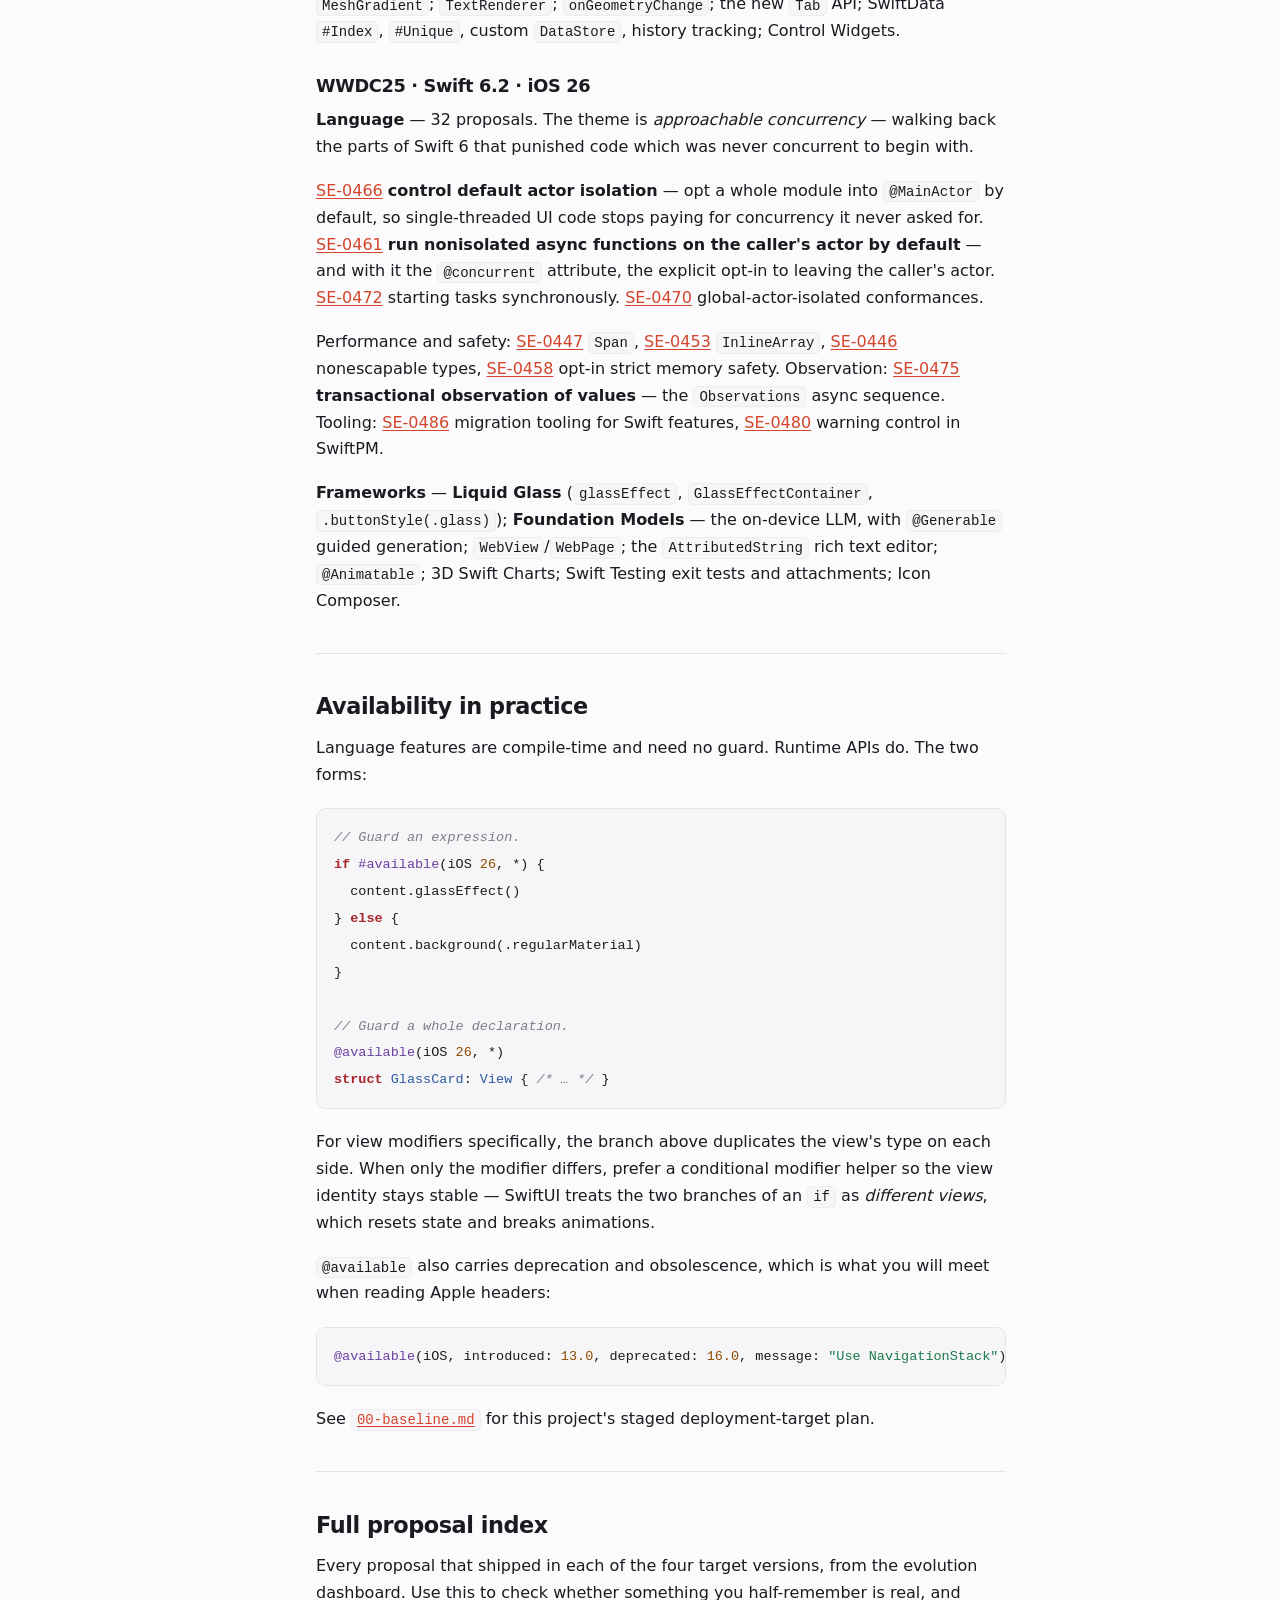
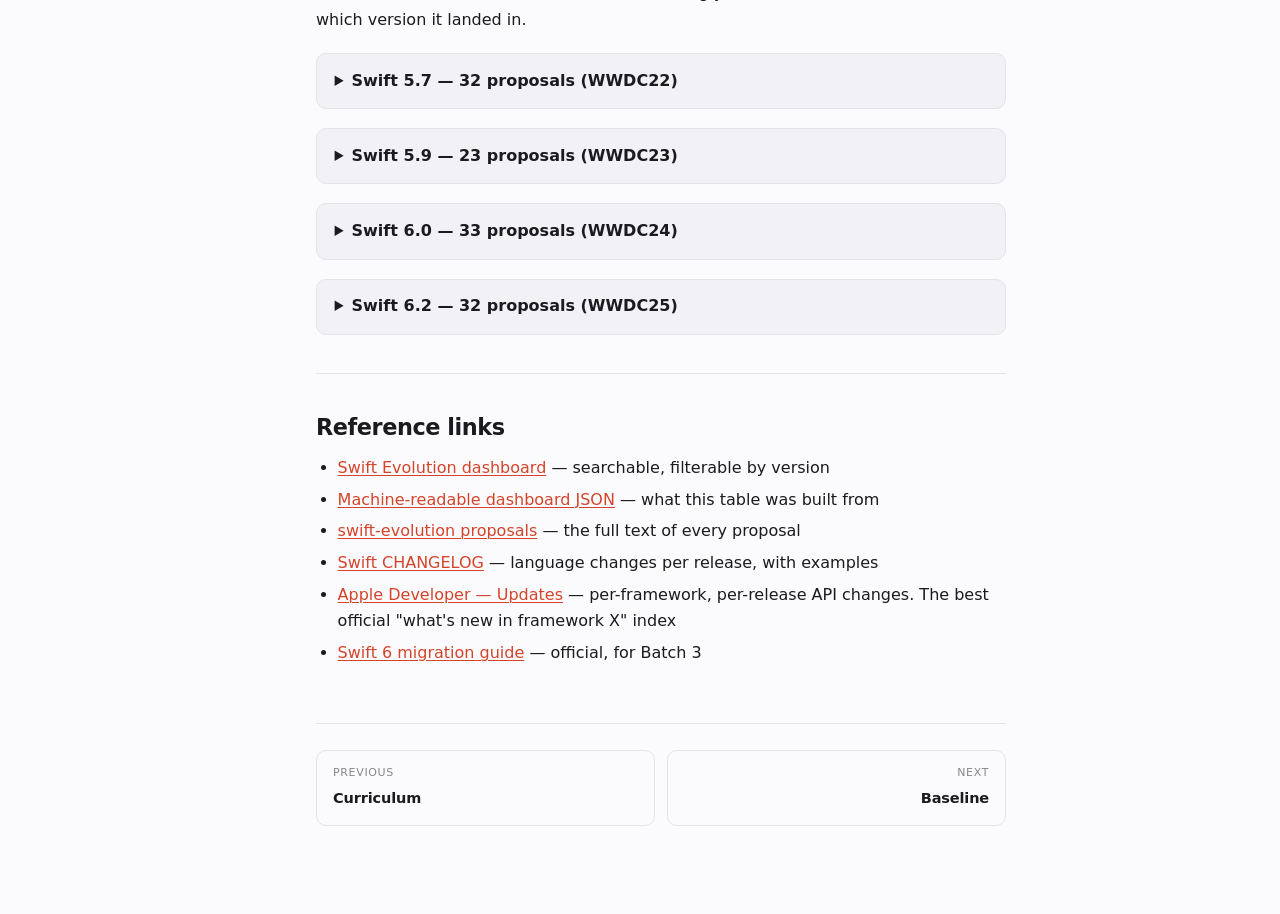
<file: docs/study/00-version-map.html>
<!doctype html>
<html lang="en" data-lang="en" data-theme="auto">
<head>
<meta charset="utf-8">
<meta name="viewport" content="width=device-width, initial-scale=1">
<title>Version Map · Swift Study</title>
<meta name="description" content="Swift &amp; Apple platform study curriculum, WWDC22 to WWDC25, applied to the Pokespeare project.">
<link rel="stylesheet" href="assets/style.css">
<script>/* set theme+lang before paint to avoid flash */
(function(){try{var t=localStorage.getItem('study-theme');if(t)document.documentElement.dataset.theme=t;
var p=new URLSearchParams(location.search).get('lang');var l=p||localStorage.getItem('study-lang');
if(l==='it'||l==='en'){document.documentElement.dataset.lang=l;document.documentElement.lang=l;}}catch(e){}})();</script>
</head>
<body>
<a class="skip" href="#content">Skip to content</a>
<header class="topbar">
<button class="icon-btn" id="menu-btn" aria-label="Menu" aria-expanded="false">
<svg viewBox="0 0 24 24" aria-hidden="true"><path d="M3 6h18M3 12h18M3 18h18"/></svg></button>
<span class="brand"><span class="lang" data-l="en">Swift Study</span><span class="lang" data-l="it">Studio Swift</span></span>
<div class="spacer"></div>
<div class="lang-switch" role="group" aria-label="Language">
<button data-set-lang="en" aria-pressed="true">EN</button><button data-set-lang="it" aria-pressed="false">IT</button>
</div>
<button class="icon-btn" id="theme-btn" aria-label="Toggle theme">
<svg class="i-sun" viewBox="0 0 24 24" aria-hidden="true"><circle cx="12" cy="12" r="4.2"/><path d="M12 2v2.4M12 19.6V22M2 12h2.4M19.6 12H22M4.9 4.9l1.7 1.7M17.4 17.4l1.7 1.7M19.1 4.9l-1.7 1.7M6.6 17.4l-1.7 1.7"/></svg>
<svg class="i-moon" viewBox="0 0 24 24" aria-hidden="true"><path d="M20 14.5A8.5 8.5 0 1 1 9.5 4a7 7 0 0 0 10.5 10.5Z"/></svg></button>
</header>
<div class="shell" id="content">
<div class="lang" data-l="en">
<nav class="sidebar-nav" aria-label="Contents">
<p class="nav-title">Swift Study<small>WWDC22 → WWDC25</small></p>
<ul>
<li><a href="index.html">Curriculum</a></li>
<li class="active"><a href="00-version-map.html">Version Map</a></li>
<li><a href="00-baseline.html">Baseline</a></li>
<li><a href="review-protocol.html">Review Protocol</a></li>
</ul>
<p class="nav-group">WWDC22 · Swift 5.7 · iOS 16</p>
<ul>
<li><a href="wwdc22/index.html">WWDC22 — Overview</a></li>
<li><a href="wwdc22/01-generics-and-existentials.html">1 · Generics & Existentials</a></li>
<li><a href="wwdc22/02-regex-and-string-processing.html">2 · Regex & String Processing</a></li>
<li><a href="wwdc22/03-concurrency-foundations.html">3 · Concurrency Foundations</a></li>
<li><a href="wwdc22/04-swiftui-navigation-and-layout.html">4 · SwiftUI Navigation & Layout</a></li>
<li><a href="wwdc22/05-platform-debuts.html">5 · Platform Debuts</a></li>
<li><a href="wwdc22/06-build-challenges.html">6 · Build Challenges</a></li>
</ul>
</nav>
<article class="doc">
<h1 id="version-map-wwdc-year-swift-xcode-os">Version Map — WWDC year ↔ Swift ↔ Xcode ↔ OS</h1>
<p>The lookup table for "when can I use this, and what do I have to guard?"</p>
<p><strong>Sourcing note.</strong> The Swift-version-per-proposal data below comes from the <a href="https://download.swift.org/swift-evolution/v1/evolution.json">official Swift Evolution dashboard</a> (<code>implementationVersions</code> + per-proposal <code>status.version</code>), snapshot of 2026-07-28. It is authoritative: it is generated from the swift-evolution repository itself. The Swift↔Xcode column has no single official table published by Apple; the row for this machine was measured directly (<code>xcodebuild -version</code> → Xcode 26.4.1, <code>swift --version</code> → Swift 6.3.1), and the rest comes from Apple's Xcode release notes.</p>
<hr>
<h2 id="the-master-table">The master table</h2>
<table>
<thead>
<tr>
<th>WWDC</th>
<th>Swift</th>
<th>Xcode</th>
<th>iOS</th>
<th>Shipped</th>
<th>Language headline</th>
</tr>
</thead>
<tbody>
<tr>
<td><strong>2022</strong></td>
<td><strong>5.7</strong></td>
<td>14</td>
<td><strong>16</strong></td>
<td>Sept 2022</td>
<td>Existentials &amp; generics finally usable; Regex; <code>Clock</code>/<code>Duration</code></td>
</tr>
<tr>
<td>—</td>
<td>5.8</td>
<td>14.3</td>
<td>—</td>
<td>Mar 2023</td>
<td>Consolidation release</td>
</tr>
<tr>
<td><strong>2023</strong></td>
<td><strong>5.9</strong></td>
<td>15</td>
<td><strong>17</strong></td>
<td>Sept 2023</td>
<td><strong>Macros</strong>; Observation; ownership; parameter packs</td>
</tr>
<tr>
<td>—</td>
<td>5.10</td>
<td>15.3</td>
<td>—</td>
<td>Mar 2024</td>
<td>Full data isolation under <code>-strict-concurrency=complete</code></td>
</tr>
<tr>
<td><strong>2024</strong></td>
<td><strong>6.0</strong></td>
<td>16</td>
<td><strong>18</strong></td>
<td>Sept 2024</td>
<td><strong>Swift 6 language mode</strong>; typed throws; region-based isolation; <code>Synchronization</code></td>
</tr>
<tr>
<td>—</td>
<td>6.1</td>
<td>16.3</td>
<td>—</td>
<td>Mar 2025</td>
<td>Trailing-comma support, package traits</td>
</tr>
<tr>
<td><strong>2025</strong></td>
<td><strong>6.2</strong></td>
<td>26</td>
<td><strong>26</strong></td>
<td>Sept 2025</td>
<td><strong>Approachable concurrency</strong>; <code>Span</code>; <code>InlineArray</code>; <code>Observations</code></td>
</tr>
<tr>
<td>—</td>
<td>6.3</td>
<td>26.4</td>
<td>26.4</td>
<td>2026</td>
<td>Current toolchain here. After WWDC25 — appendix only</td>
</tr>
</tbody>
</table>
<p><strong>On the version jump:</strong> iOS went 18 → 26 and Xcode 16 → 26 because Apple unified all OS and tooling version numbers onto a year-based scheme in September 2025. There is no iOS 19–25. Xcode 26 is the September 2025 through September 2026 release window.</p>
<p><strong>The three numbers that are independent.</strong> Keep these apart — conflating them is the most common source of confusion:</p>
<ul>
<li><strong>Swift language mode</strong> (<code>swiftLanguageMode</code> / <code>SWIFT_VERSION</code>) — which <em>dialect</em> the compiler enforces. <code>6</code> turns on complete data-race safety as errors.</li>
<li><strong>Swift toolchain version</strong> — which compiler binary you have. Swift 6.3.1 here. A 6.3 toolchain can still compile in language mode 5.</li>
<li><strong>Deployment target</strong> (<code>platforms:</code> / <code>IPHONEOS_DEPLOYMENT_TARGET</code>) — which OS the <em>runtime</em> APIs must exist on. Independent of both of the above.</li>
</ul>
<p>You can use a Swift 6.2 language feature while deploying to iOS 17, because language features are compile-time. You cannot use <code>glassEffect</code> while deploying to iOS 17 without an <code>#available</code> guard, because that is a runtime API.</p>
<hr>
<h2 id="what-each-year-brought">What each year brought</h2>
<h3 id="wwdc22-swift-57-ios-16">WWDC22 · Swift 5.7 · iOS 16</h3>
<p><strong>Language</strong> — 32 proposals. The theme is <em>generics and existentials becoming usable</em>, plus string processing.</p>
<p>The generics story: <code>any</code> became mandatory spelling for existentials (<a href="https://github.com/swiftlang/swift-evolution/blob/main/proposals/0335-existential-any.md">SE-0335</a>, actually Swift 5.6), then 5.7 removed the restrictions that made existentials painful — <a href="https://github.com/swiftlang/swift-evolution/blob/main/proposals/0309-unlock-existential-types-for-all-protocols.md">SE-0309</a> unlocked existentials for protocols with associated types, <a href="https://github.com/swiftlang/swift-evolution/blob/main/proposals/0346-light-weight-same-type-syntax.md">SE-0346</a> added primary associated types (<code>some Collection&lt;Int&gt;</code>), <a href="https://github.com/swiftlang/swift-evolution/blob/main/proposals/0341-opaque-parameters.md">SE-0341</a> allowed <code>some</code> in parameter position, and <a href="https://github.com/swiftlang/swift-evolution/blob/main/proposals/0352-implicit-open-existentials.md">SE-0352</a> let the compiler implicitly open an existential to call a generic function on it.</p>
<p>Also: <strong>Regex</strong> — a five-proposal package (<a href="https://github.com/swiftlang/swift-evolution/blob/main/proposals/0350-regex-type-overview.md">SE-0350</a> type, <a href="https://github.com/swiftlang/swift-evolution/blob/main/proposals/0351-regex-builder.md">SE-0351</a> builder DSL, <a href="https://github.com/swiftlang/swift-evolution/blob/main/proposals/0354-regex-literals.md">SE-0354</a> literals, <a href="https://github.com/swiftlang/swift-evolution/blob/main/proposals/0355-regex-syntax-run-time-construction.md">SE-0355</a> syntax, <a href="https://github.com/swiftlang/swift-evolution/blob/main/proposals/0357-algorithms-string-processing.md">SE-0357</a> algorithms). <strong>Clock/Instant/Duration</strong> (<a href="https://github.com/swiftlang/swift-evolution/blob/main/proposals/0329-clock-instant-duration.md">SE-0329</a>) — already used in this repo at <code>RetryPolicy.swift:9</code>. <code>if let x {</code> shorthand (<a href="https://github.com/swiftlang/swift-evolution/blob/main/proposals/0345-if-let-shorthand.md">SE-0345</a>). <code>Sendable</code> and <code>@Sendable</code> closures (<a href="https://github.com/swiftlang/swift-evolution/blob/main/proposals/0302-concurrent-value-and-concurrent-closures.md">SE-0302</a>). Distributed actors (<a href="https://github.com/swiftlang/swift-evolution/blob/main/proposals/0336-distributed-actor-isolation.md">SE-0336</a>, <a href="https://github.com/swiftlang/swift-evolution/blob/main/proposals/0344-distributed-actor-runtime.md">SE-0344</a>).</p>
<p><strong>Frameworks</strong> — <code>NavigationStack</code> / <code>NavigationSplitView</code> replacing <code>NavigationView</code>; the <code>Layout</code> protocol, <code>Grid</code>, <code>ViewThatFits</code>; presentation detents; <code>ShareLink</code> and <code>Transferable</code>; <strong>Swift Charts</strong> debut; <strong>App Intents</strong> debut; WidgetKit lock-screen widgets; WeatherKit.</p>
<h3 id="wwdc23-swift-59-ios-17">WWDC23 · Swift 5.9 · iOS 17</h3>
<p><strong>Language</strong> — 23 proposals. The theme is <em>macros</em> and <em>ownership</em>.</p>
<p><strong>Macros</strong> are the flagship: <a href="https://github.com/swiftlang/swift-evolution/blob/main/proposals/0382-expression-macros.md">SE-0382</a> expression macros, <a href="https://github.com/swiftlang/swift-evolution/blob/main/proposals/0389-attached-macros.md">SE-0389</a> attached macros, <a href="https://github.com/swiftlang/swift-evolution/blob/main/proposals/0397-freestanding-declaration-macros.md">SE-0397</a> freestanding declaration macros, <a href="https://github.com/swiftlang/swift-evolution/blob/main/proposals/0394-swiftpm-expression-macros.md">SE-0394</a> SwiftPM support. This repo uses three macros daily without ever seeing inside one: <code>@Observable</code>, <code>@Model</code>, <code>#Preview</code>.</p>
<p>Ownership: <a href="https://github.com/swiftlang/swift-evolution/blob/main/proposals/0366-move-function.md">SE-0366</a> <code>consume</code>, <a href="https://github.com/swiftlang/swift-evolution/blob/main/proposals/0377-parameter-ownership-modifiers.md">SE-0377</a> <code>borrowing</code>/<code>consuming</code>, <a href="https://github.com/swiftlang/swift-evolution/blob/main/proposals/0390-noncopyable-structs-and-enums.md">SE-0390</a> noncopyable types. Generics: <a href="https://github.com/swiftlang/swift-evolution/blob/main/proposals/0393-parameter-packs.md">SE-0393</a> value and type parameter packs. Also <a href="https://github.com/swiftlang/swift-evolution/blob/main/proposals/0380-if-switch-expressions.md">SE-0380</a> <code>if</code>/<code>switch</code> expressions (used throughout this repo — e.g. <code>RetryPolicy.swift:30</code>, <code>Error.swift:110</code>), <a href="https://github.com/swiftlang/swift-evolution/blob/main/proposals/0395-observability.md">SE-0395</a> <strong>Observation</strong>, <a href="https://github.com/swiftlang/swift-evolution/blob/main/proposals/0386-package-access-modifier.md">SE-0386</a> the <code>package</code> access level, <a href="https://github.com/swiftlang/swift-evolution/blob/main/proposals/0392-custom-actor-executors.md">SE-0392</a> custom actor executors.</p>
<p><strong>Frameworks</strong> — <strong>SwiftData</strong>; Observation in SwiftUI (<code>@Observable</code>, <code>@Bindable</code>); <code>PhaseAnimator</code> and <code>KeyframeAnimator</code>; the scroll API family (<code>scrollTargetBehavior</code>, <code>scrollPosition</code>, <code>containerRelativeFrame</code>, <code>visualEffect</code>); <code>ContentUnavailableView</code>; <code>Inspector</code>; <code>symbolEffect</code>; <code>#Preview</code>; <strong>String Catalogs</strong>; TipKit; StoreKit views; interactive widgets.</p>
<h3 id="wwdc24-swift-60-ios-18">WWDC24 · Swift 6.0 · iOS 18</h3>
<p><strong>Language</strong> — 33 proposals. The theme is <em>complete data-race safety</em>.</p>
<p>Swift 6 language mode makes data-race safety a compile-time guarantee rather than a warning. The supporting cast: <a href="https://github.com/swiftlang/swift-evolution/blob/main/proposals/0414-region-based-isolation.md">SE-0414</a> <strong>region-based isolation</strong> (the compiler proves a value is not referenced elsewhere, so it may cross an isolation boundary even if not <code>Sendable</code>), <a href="https://github.com/swiftlang/swift-evolution/blob/main/proposals/0430-transferring-parameters-and-results.md">SE-0430</a> <code>sending</code>, <a href="https://github.com/swiftlang/swift-evolution/blob/main/proposals/0431-isolated-any-functions.md">SE-0431</a> <code>@isolated(any)</code>, <a href="https://github.com/swiftlang/swift-evolution/blob/main/proposals/0420-inheritance-of-actor-isolation.md">SE-0420</a> inheritance of actor isolation, <a href="https://github.com/swiftlang/swift-evolution/blob/main/proposals/0423-dynamic-actor-isolation.md">SE-0423</a> dynamic isolation enforcement, <a href="https://github.com/swiftlang/swift-evolution/blob/main/proposals/0434-global-actor-isolated-types-usability.md">SE-0434</a> usability of global-actor-isolated types.</p>
<p>Beyond concurrency: <a href="https://github.com/swiftlang/swift-evolution/blob/main/proposals/0413-typed-throws.md">SE-0413</a> <strong>typed throws</strong>; <a href="https://github.com/swiftlang/swift-evolution/blob/main/proposals/0433-mutex.md">SE-0433</a> <code>Mutex</code> and <a href="https://github.com/swiftlang/swift-evolution/blob/main/proposals/0410-atomics.md">SE-0410</a> <code>Atomic</code> in the new <code>Synchronization</code> module; <a href="https://github.com/swiftlang/swift-evolution/blob/main/proposals/0427-noncopyable-generics.md">SE-0427</a> noncopyable generics; <a href="https://github.com/swiftlang/swift-evolution/blob/main/proposals/0408-pack-iteration.md">SE-0408</a> pack iteration; <a href="https://github.com/swiftlang/swift-evolution/blob/main/proposals/0435-swiftpm-per-target-swift-language-version-setting.md">SE-0435</a> per-target language version; <a href="https://github.com/swiftlang/swift-evolution/blob/main/proposals/0425-int128.md">SE-0425</a> 128-bit integers.</p>
<p><strong>Frameworks</strong> — <strong>Swift Testing</strong> debut (this repo already uses it exclusively); <code>@Entry</code> and <code>@Previewable</code> macros; custom SwiftUI containers; zoom navigation transitions; <code>MeshGradient</code>; <code>TextRenderer</code>; <code>onGeometryChange</code>; the new <code>Tab</code> API; SwiftData <code>#Index</code>, <code>#Unique</code>, custom <code>DataStore</code>, history tracking; Control Widgets.</p>
<h3 id="wwdc25-swift-62-ios-26">WWDC25 · Swift 6.2 · iOS 26</h3>
<p><strong>Language</strong> — 32 proposals. The theme is <em>approachable concurrency</em> — walking back the parts of Swift 6 that punished code which was never concurrent to begin with.</p>
<p><a href="https://github.com/swiftlang/swift-evolution/blob/main/proposals/0466-control-default-actor-isolation.md">SE-0466</a> <strong>control default actor isolation</strong> — opt a whole module into <code>@MainActor</code> by default, so single-threaded UI code stops paying for concurrency it never asked for. <a href="https://github.com/swiftlang/swift-evolution/blob/main/proposals/0461-async-function-isolation.md">SE-0461</a> <strong>run nonisolated async functions on the caller's actor by default</strong> — and with it the <code>@concurrent</code> attribute, the explicit opt-in to leaving the caller's actor. <a href="https://github.com/swiftlang/swift-evolution/blob/main/proposals/0472-task-start-synchronously-on-caller-context.md">SE-0472</a> starting tasks synchronously. <a href="https://github.com/swiftlang/swift-evolution/blob/main/proposals/0470-isolated-conformances.md">SE-0470</a> global-actor-isolated conformances.</p>
<p>Performance and safety: <a href="https://github.com/swiftlang/swift-evolution/blob/main/proposals/0447-span-access-shared-contiguous-storage.md">SE-0447</a> <code>Span</code>, <a href="https://github.com/swiftlang/swift-evolution/blob/main/proposals/0453-vector.md">SE-0453</a> <code>InlineArray</code>, <a href="https://github.com/swiftlang/swift-evolution/blob/main/proposals/0446-non-escapable.md">SE-0446</a> nonescapable types, <a href="https://github.com/swiftlang/swift-evolution/blob/main/proposals/0458-strict-memory-safety.md">SE-0458</a> opt-in strict memory safety. Observation: <a href="https://github.com/swiftlang/swift-evolution/blob/main/proposals/0475-observed.md">SE-0475</a> <strong>transactional observation of values</strong> — the <code>Observations</code> async sequence. Tooling: <a href="https://github.com/swiftlang/swift-evolution/blob/main/proposals/0486-adopting-swift-features.md">SE-0486</a> migration tooling for Swift features, <a href="https://github.com/swiftlang/swift-evolution/blob/main/proposals/0480-warning-control-flags.md">SE-0480</a> warning control in SwiftPM.</p>
<p><strong>Frameworks</strong> — <strong>Liquid Glass</strong> (<code>glassEffect</code>, <code>GlassEffectContainer</code>, <code>.buttonStyle(.glass)</code>); <strong>Foundation Models</strong> — the on-device LLM, with <code>@Generable</code> guided generation; <code>WebView</code>/<code>WebPage</code>; the <code>AttributedString</code> rich text editor; <code>@Animatable</code>; 3D Swift Charts; Swift Testing exit tests and attachments; Icon Composer.</p>
<hr>
<h2 id="availability-in-practice">Availability in practice</h2>
<p>Language features are compile-time and need no guard. Runtime APIs do. The two forms:</p>
<pre><code class="language-swift">// Guard an expression.
if #available(iOS 26, *) {
  content.glassEffect()
} else {
  content.background(.regularMaterial)
}

// Guard a whole declaration.
@available(iOS 26, *)
struct GlassCard: View { /* … */ }
</code></pre>
<p>For view modifiers specifically, the branch above duplicates the view's type on each side. When only the modifier differs, prefer a conditional modifier helper so the view identity stays stable — SwiftUI treats the two branches of an <code>if</code> as <em>different views</em>, which resets state and breaks animations.</p>
<p><code>@available</code> also carries deprecation and obsolescence, which is what you will meet when reading Apple headers:</p>
<pre><code class="language-swift">@available(iOS, introduced: 13.0, deprecated: 16.0, message: &quot;Use NavigationStack&quot;)
</code></pre>
<p>See <a href="00-baseline.html"><code>00-baseline.md</code></a> for this project's staged deployment-target plan.</p>
<hr>
<h2 id="full-proposal-index">Full proposal index</h2>
<p>Every proposal that shipped in each of the four target versions, from the evolution dashboard. Use this to check whether something you half-remember is real, and which version it landed in.</p>
<details>
<summary><b>Swift 5.7 — 32 proposals (WWDC22)</b></summary>

SE-0292 Package Registry Service · SE-0302 `Sendable` and `@Sendable` closures · SE-0309 Unlock existentials for all protocols · SE-0326 Multi-statement closure type inference · SE-0328 Structural opaque result types · SE-0329 Clock, Instant, and Duration · SE-0333 Expand usability of `withMemoryRebound` · SE-0334 Pointer API usability · SE-0336 Distributed Actor Isolation · SE-0338 Execution of non-actor-isolated async functions · SE-0339 Module aliasing · SE-0340 Unavailable from async · SE-0341 Opaque parameter declarations · SE-0343 Concurrency in top-level code · SE-0344 Distributed Actor Runtime · SE-0345 `if let` shorthand · SE-0346 Lightweight same-type requirements · SE-0347 Type inference from default expressions · SE-0348 `buildPartialBlock` · SE-0349 Unaligned loads and stores · SE-0350 Regex type · SE-0351 Regex builder DSL · SE-0352 Implicitly opened existentials · SE-0353 Constrained existential types · SE-0354 Regex literals · SE-0355 Regex syntax · SE-0356 Swift Snippets · SE-0357 Regex-powered string algorithms · SE-0358 Primary associated types in the stdlib · SE-0360 Opaque result types with limited availability · SE-0361 Extensions on bound generic types · SE-0363 Unicode for string processing

</details>

<details>
<summary><b>Swift 5.9 — 23 proposals (WWDC23)</b></summary>

SE-0366 `consume` operator · SE-0374 `sleep(for:)` on Clock · SE-0377 `borrowing`/`consuming` · SE-0380 `if`/`switch` expressions · SE-0381 DiscardingTaskGroups · SE-0382 Expression Macros · SE-0384 Forward-declared Obj-C interfaces · SE-0386 `package` access modifier · SE-0388 `AsyncStream.makeStream` · SE-0389 Attached Macros · SE-0390 Noncopyable structs and enums · SE-0391 Package Registry Publish · SE-0392 Custom Actor Executors · SE-0393 Value and Type Parameter Packs · SE-0394 SwiftPM custom macros · SE-0395 Observation · SE-0396 `Never: Codable` · SE-0397 Freestanding Declaration Macros · SE-0398 Generic types abstracting over packs · SE-0399 Tuple of value pack expansion · SE-0400 Init accessors · SE-0401 Remove actor isolation inference from property wrappers · SE-0402 `extension` macros

</details>

<details>
<summary><b>Swift 6.0 — 33 proposals (WWDC24)</b></summary>

SE-0220 `count(where:)` · SE-0270 Collection ops on noncontiguous elements · SE-0301 Package editor commands · SE-0364 Retroactive conformance warning · SE-0405 String initializers with encoding validation · SE-0408 Pack iteration · SE-0409 Access-level modifiers on imports · SE-0410 Low-Level Atomic Operations · SE-0413 Typed throws · SE-0414 Region based Isolation · SE-0415 Function Body Macros · SE-0416 Keypath literals as functions · SE-0417 Task Executor Preference · SE-0418 Inferring `Sendable` for methods and key paths · SE-0420 Inheritance of actor isolation · SE-0421 Effect polymorphism for `AsyncSequence` · SE-0422 Expression macro as default argument · SE-0423 Dynamic actor isolation enforcement · SE-0424 Custom isolation checking for SerialExecutor · SE-0425 128-bit Integer Types · SE-0426 BitwiseCopyable · SE-0427 Noncopyable Generics · SE-0428 Resolve DistributedActor protocols · SE-0429 Partial consumption of noncopyable values · SE-0430 `sending` parameters and results · SE-0431 `@isolated(any)` function types · SE-0432 Borrowing/consuming pattern matching · SE-0433 Synchronous Mutual Exclusion Lock · SE-0434 Usability of global-actor-isolated types · SE-0435 Swift language version per target · SE-0437 Noncopyable stdlib primitives · SE-0440 DebugDescription macro

</details>

<details>
<summary><b>Swift 6.2 — 32 proposals (WWDC25)</b></summary>

SE-0371 Isolated synchronous deinit · SE-0419 Swift Backtrace API · SE-0446 Nonescapable Types · SE-0447 Span · SE-0451 Raw identifiers · SE-0452 Integer Generic Parameters · SE-0453 InlineArray · SE-0456 `Span`-providing properties · SE-0457 Attosecond representation of `Duration` · SE-0458 Opt-in Strict Memory Safety · SE-0459 `Collection` conformance for `enumerated()` · SE-0461 Nonisolated async on caller's actor · SE-0462 Task Priority Escalation · SE-0463 Obj-C completion handlers as `@Sendable` · SE-0464 UTF8Span · SE-0465 Stdlib primitives for nonescapable types · SE-0466 Control default actor isolation · SE-0467 MutableSpan / MutableRawSpan · SE-0468 `Hashable` for AsyncStream.Continuation · SE-0469 Task Naming · SE-0470 Global-actor isolated conformances · SE-0471 Custom SerialExecutor isolation checking · SE-0472 Starting tasks synchronously · SE-0475 Transactional Observation of Values · SE-0476 Controlling function ABI · SE-0477 Default value in string interpolations · SE-0480 Warning control for SwiftPM · SE-0482 Binary static library dependencies · SE-0483 `InlineArray` type sugar · SE-0485 OutputSpan · SE-0486 Migration tooling for Swift features · SE-0488 `extracting()` slicing pattern

</details>

<hr>
<h2 id="reference-links">Reference links</h2>
<ul>
<li><a href="https://www.swift.org/swift-evolution/">Swift Evolution dashboard</a> — searchable, filterable by version</li>
<li><a href="https://download.swift.org/swift-evolution/v1/evolution.json">Machine-readable dashboard JSON</a> — what this table was built from</li>
<li><a href="https://github.com/swiftlang/swift-evolution/tree/main/proposals">swift-evolution proposals</a> — the full text of every proposal</li>
<li><a href="https://github.com/swiftlang/swift/blob/main/CHANGELOG.md">Swift CHANGELOG</a> — language changes per release, with examples</li>
<li><a href="https://developer.apple.com/documentation/updates">Apple Developer — Updates</a> — per-framework, per-release API changes. The best official "what's new in framework X" index</li>
<li><a href="https://www.swift.org/migration/documentation/migrationguide/">Swift 6 migration guide</a> — official, for Batch 3</li>
</ul>
<nav class="pager"><a class="pager-prev" href="index.html"><span>Previous</span><strong>Curriculum</strong></a><a class="pager-next" href="00-baseline.html"><span>Next</span><strong>Baseline</strong></a></nav>
</article>
<aside class="toc"><p>On this page</p><div class="toc">
<ul>
<li><a href="#version-map-wwdc-year-swift-xcode-os">Version Map — WWDC year ↔ Swift ↔ Xcode ↔ OS</a><ul>
<li><a href="#the-master-table">The master table</a></li>
<li><a href="#what-each-year-brought">What each year brought</a><ul>
<li><a href="#wwdc22-swift-57-ios-16">WWDC22 · Swift 5.7 · iOS 16</a></li>
<li><a href="#wwdc23-swift-59-ios-17">WWDC23 · Swift 5.9 · iOS 17</a></li>
<li><a href="#wwdc24-swift-60-ios-18">WWDC24 · Swift 6.0 · iOS 18</a></li>
<li><a href="#wwdc25-swift-62-ios-26">WWDC25 · Swift 6.2 · iOS 26</a></li>
</ul>
</li>
<li><a href="#availability-in-practice">Availability in practice</a></li>
<li><a href="#full-proposal-index">Full proposal index</a></li>
<li><a href="#reference-links">Reference links</a></li>
</ul>
</li>
</ul>
</div>
</aside>
</div><div class="lang" data-l="it">
<nav class="sidebar-nav" aria-label="Indice">
<p class="nav-title">Studio Swift<small>WWDC22 → WWDC25</small></p>
<ul>
<li><a href="index.html">Programma</a></li>
<li class="active"><a href="00-version-map.html">Mappa delle versioni</a></li>
<li><a href="00-baseline.html">Punto di partenza</a></li>
<li><a href="review-protocol.html">Protocollo di revisione</a></li>
</ul>
<p class="nav-group">WWDC22 · Swift 5.7 · iOS 16</p>
<ul>
<li><a href="wwdc22/index.html">WWDC22 — Panoramica</a></li>
<li><a href="wwdc22/01-generics-and-existentials.html">1 · Generics ed existentials</a></li>
<li><a href="wwdc22/02-regex-and-string-processing.html">2 · Regex ed elaborazione di stringhe</a></li>
<li><a href="wwdc22/03-concurrency-foundations.html">3 · Fondamenta di concorrenza</a></li>
<li><a href="wwdc22/04-swiftui-navigation-and-layout.html">4 · Navigazione e layout in SwiftUI</a></li>
<li><a href="wwdc22/05-platform-debuts.html">5 · Debutti di piattaforma</a></li>
<li><a href="wwdc22/06-build-challenges.html">6 · Sfide di implementazione</a></li>
</ul>
</nav>
<article class="doc">
<h1 id="mappa-delle-versioni-anno-wwdc-swift-xcode-os">Mappa delle versioni — anno WWDC ↔ Swift ↔ Xcode ↔ OS</h1>
<p>La tabella da consultare per "quando posso usarlo, e cosa devo proteggere con una guardia?"</p>
<p><strong>Nota sulle fonti.</strong> I dati "quale proposta in quale versione di Swift" vengono dalla <a href="https://download.swift.org/swift-evolution/v1/evolution.json">dashboard ufficiale Swift Evolution</a> (<code>implementationVersions</code> + <code>status.version</code> per proposta), snapshot del 2026-07-28. È autorevole: è generata dal repository swift-evolution stesso. La colonna Swift↔Xcode non ha una tabella ufficiale pubblicata da Apple; la riga di questa macchina è stata misurata direttamente (<code>xcodebuild -version</code> → Xcode 26.4.1, <code>swift --version</code> → Swift 6.3.1), il resto viene dalle release note di Xcode.</p>
<hr>
<h2 id="la-tabella-principale">La tabella principale</h2>
<table>
<thead>
<tr>
<th>WWDC</th>
<th>Swift</th>
<th>Xcode</th>
<th>iOS</th>
<th>Uscita</th>
<th>Titolo del linguaggio</th>
</tr>
</thead>
<tbody>
<tr>
<td><strong>2022</strong></td>
<td><strong>5.7</strong></td>
<td>14</td>
<td><strong>16</strong></td>
<td>Set 2022</td>
<td>Existential e generics finalmente usabili; Regex; <code>Clock</code>/<code>Duration</code></td>
</tr>
<tr>
<td>—</td>
<td>5.8</td>
<td>14.3</td>
<td>—</td>
<td>Mar 2023</td>
<td>Release di consolidamento</td>
</tr>
<tr>
<td><strong>2023</strong></td>
<td><strong>5.9</strong></td>
<td>15</td>
<td><strong>17</strong></td>
<td>Set 2023</td>
<td><strong>Macro</strong>; Observation; ownership; parameter pack</td>
</tr>
<tr>
<td>—</td>
<td>5.10</td>
<td>15.3</td>
<td>—</td>
<td>Mar 2024</td>
<td>Isolamento dati completo sotto <code>-strict-concurrency=complete</code></td>
</tr>
<tr>
<td><strong>2024</strong></td>
<td><strong>6.0</strong></td>
<td>16</td>
<td><strong>18</strong></td>
<td>Set 2024</td>
<td><strong>Swift 6 language mode</strong>; typed throws; region-based isolation; <code>Synchronization</code></td>
</tr>
<tr>
<td>—</td>
<td>6.1</td>
<td>16.3</td>
<td>—</td>
<td>Mar 2025</td>
<td>Virgola finale, package traits</td>
</tr>
<tr>
<td><strong>2025</strong></td>
<td><strong>6.2</strong></td>
<td>26</td>
<td><strong>26</strong></td>
<td>Set 2025</td>
<td><strong>Approachable concurrency</strong>; <code>Span</code>; <code>InlineArray</code>; <code>Observations</code></td>
</tr>
<tr>
<td>—</td>
<td>6.3</td>
<td>26.4</td>
<td>26.4</td>
<td>2026</td>
<td>Toolchain attuale qui. Successiva a WWDC25 — solo appendice</td>
</tr>
</tbody>
</table>
<p><strong>Sul salto di versione:</strong> iOS è passato da 18 a 26 e Xcode da 16 a 26 perché a settembre 2025 Apple ha unificato i numeri di versione di tutti gli OS e della toolchain su uno schema basato sull'anno. Non esistono iOS 19–25. Xcode 26 è la finestra di release da settembre 2025 a settembre 2026.</p>
<p><strong>I tre numeri indipendenti.</strong> Tienili separati — confonderli è la fonte di confusione più comune:</p>
<ul>
<li><strong>Swift language mode</strong> (<code>swiftLanguageMode</code> / <code>SWIFT_VERSION</code>) — quale <em>dialetto</em> il compilatore impone. <code>6</code> accende la data-race safety completa come errori.</li>
<li><strong>Versione della toolchain Swift</strong> — quale binario del compilatore hai. Qui Swift 6.3.1. Una toolchain 6.3 può comunque compilare in language mode 5.</li>
<li><strong>Deployment target</strong> (<code>platforms:</code> / <code>IPHONEOS_DEPLOYMENT_TARGET</code>) — su quale OS devono esistere le API a <em>runtime</em>. Indipendente dagli altri due.</li>
</ul>
<p>Puoi usare una funzionalità di linguaggio di Swift 6.2 con deployment a iOS 17, perché le funzionalità di linguaggio sono compile-time. Non puoi usare <code>glassEffect</code> con deployment a iOS 17 senza una guardia <code>#available</code>, perché quella è un'API a runtime.</p>
<hr>
<h2 id="cosa-ha-portato-ogni-anno">Cosa ha portato ogni anno</h2>
<h3 id="wwdc22-swift-57-ios-16">WWDC22 · Swift 5.7 · iOS 16</h3>
<p><strong>Linguaggio</strong> — 32 proposte. Il tema è <em>generics ed existential che diventano usabili</em>, più l'elaborazione di stringhe.</p>
<p>La storia dei generics: <code>any</code> è diventata la grafia obbligatoria per gli existential (<a href="https://github.com/swiftlang/swift-evolution/blob/main/proposals/0335-existential-any.md">SE-0335</a>, in realtà Swift 5.6), poi 5.7 ha rimosso le restrizioni che li rendevano dolorosi — <a href="https://github.com/swiftlang/swift-evolution/blob/main/proposals/0309-unlock-existential-types-for-all-protocols.md">SE-0309</a> ha sbloccato gli existential per i protocol con associated type, <a href="https://github.com/swiftlang/swift-evolution/blob/main/proposals/0346-light-weight-same-type-syntax.md">SE-0346</a> ha aggiunto i primary associated type (<code>some Collection&lt;Int&gt;</code>), <a href="https://github.com/swiftlang/swift-evolution/blob/main/proposals/0341-opaque-parameters.md">SE-0341</a> ha permesso <code>some</code> in posizione di parametro, e <a href="https://github.com/swiftlang/swift-evolution/blob/main/proposals/0352-implicit-open-existentials.md">SE-0352</a> ha lasciato che il compilatore apra implicitamente un existential per chiamarci sopra una funzione generica.</p>
<p>Inoltre: <strong>Regex</strong> — un pacchetto di cinque proposte (<a href="https://github.com/swiftlang/swift-evolution/blob/main/proposals/0350-regex-type-overview.md">SE-0350</a> tipo, <a href="https://github.com/swiftlang/swift-evolution/blob/main/proposals/0351-regex-builder.md">SE-0351</a> DSL builder, <a href="https://github.com/swiftlang/swift-evolution/blob/main/proposals/0354-regex-literals.md">SE-0354</a> literal, <a href="https://github.com/swiftlang/swift-evolution/blob/main/proposals/0355-regex-syntax-run-time-construction.md">SE-0355</a> sintassi, <a href="https://github.com/swiftlang/swift-evolution/blob/main/proposals/0357-algorithms-string-processing.md">SE-0357</a> algoritmi). <strong>Clock/Instant/Duration</strong> (<a href="https://github.com/swiftlang/swift-evolution/blob/main/proposals/0329-clock-instant-duration.md">SE-0329</a>) — già usato in questo repo a <code>RetryPolicy.swift:9</code>. La forma abbreviata <code>if let x {</code> (<a href="https://github.com/swiftlang/swift-evolution/blob/main/proposals/0345-if-let-shorthand.md">SE-0345</a>). <code>Sendable</code> e closure <code>@Sendable</code> (<a href="https://github.com/swiftlang/swift-evolution/blob/main/proposals/0302-concurrent-value-and-concurrent-closures.md">SE-0302</a>). Distributed actor (<a href="https://github.com/swiftlang/swift-evolution/blob/main/proposals/0336-distributed-actor-isolation.md">SE-0336</a>, <a href="https://github.com/swiftlang/swift-evolution/blob/main/proposals/0344-distributed-actor-runtime.md">SE-0344</a>).</p>
<p><strong>Framework</strong> — <code>NavigationStack</code> / <code>NavigationSplitView</code> al posto di <code>NavigationView</code>; il protocol <code>Layout</code>, <code>Grid</code>, <code>ViewThatFits</code>; i presentation detent; <code>ShareLink</code> e <code>Transferable</code>; debutto di <strong>Swift Charts</strong>; debutto di <strong>App Intents</strong>; widget da lock screen in WidgetKit; WeatherKit.</p>
<h3 id="wwdc23-swift-59-ios-17">WWDC23 · Swift 5.9 · iOS 17</h3>
<p><strong>Linguaggio</strong> — 23 proposte. Il tema è <em>macro</em> e <em>ownership</em>.</p>
<p>Le <strong>macro</strong> sono il pezzo forte: <a href="https://github.com/swiftlang/swift-evolution/blob/main/proposals/0382-expression-macros.md">SE-0382</a> macro di espressione, <a href="https://github.com/swiftlang/swift-evolution/blob/main/proposals/0389-attached-macros.md">SE-0389</a> macro attached, <a href="https://github.com/swiftlang/swift-evolution/blob/main/proposals/0397-freestanding-declaration-macros.md">SE-0397</a> macro di dichiarazione freestanding, <a href="https://github.com/swiftlang/swift-evolution/blob/main/proposals/0394-swiftpm-expression-macros.md">SE-0394</a> supporto SwiftPM. Questo repo usa tre macro ogni giorno senza averne mai visto l'interno: <code>@Observable</code>, <code>@Model</code>, <code>#Preview</code>.</p>
<p>Ownership: <a href="https://github.com/swiftlang/swift-evolution/blob/main/proposals/0366-move-function.md">SE-0366</a> <code>consume</code>, <a href="https://github.com/swiftlang/swift-evolution/blob/main/proposals/0377-parameter-ownership-modifiers.md">SE-0377</a> <code>borrowing</code>/<code>consuming</code>, <a href="https://github.com/swiftlang/swift-evolution/blob/main/proposals/0390-noncopyable-structs-and-enums.md">SE-0390</a> tipi noncopyable. Generics: <a href="https://github.com/swiftlang/swift-evolution/blob/main/proposals/0393-parameter-packs.md">SE-0393</a> value e type parameter pack. Inoltre <a href="https://github.com/swiftlang/swift-evolution/blob/main/proposals/0380-if-switch-expressions.md">SE-0380</a> espressioni <code>if</code>/<code>switch</code> (usate ovunque in questo repo — ad es. <code>RetryPolicy.swift:30</code>, <code>Error.swift:110</code>), <a href="https://github.com/swiftlang/swift-evolution/blob/main/proposals/0395-observability.md">SE-0395</a> <strong>Observation</strong>, <a href="https://github.com/swiftlang/swift-evolution/blob/main/proposals/0386-package-access-modifier.md">SE-0386</a> il livello di accesso <code>package</code>, <a href="https://github.com/swiftlang/swift-evolution/blob/main/proposals/0392-custom-actor-executors.md">SE-0392</a> executor di actor personalizzati.</p>
<p><strong>Framework</strong> — <strong>SwiftData</strong>; Observation in SwiftUI (<code>@Observable</code>, <code>@Bindable</code>); <code>PhaseAnimator</code> e <code>KeyframeAnimator</code>; la famiglia di API sullo scroll (<code>scrollTargetBehavior</code>, <code>scrollPosition</code>, <code>containerRelativeFrame</code>, <code>visualEffect</code>); <code>ContentUnavailableView</code>; <code>Inspector</code>; <code>symbolEffect</code>; <code>#Preview</code>; <strong>String Catalog</strong>; TipKit; view StoreKit; widget interattivi.</p>
<h3 id="wwdc24-swift-60-ios-18">WWDC24 · Swift 6.0 · iOS 18</h3>
<p><strong>Linguaggio</strong> — 33 proposte. Il tema è <em>data-race safety completa</em>.</p>
<p>Lo Swift 6 language mode rende la data-race safety una garanzia a compile-time invece di un warning. Il contorno: <a href="https://github.com/swiftlang/swift-evolution/blob/main/proposals/0414-region-based-isolation.md">SE-0414</a> <strong>region-based isolation</strong> (il compilatore dimostra che un valore non è referenziato altrove, quindi può attraversare un confine di isolamento anche se non è <code>Sendable</code>), <a href="https://github.com/swiftlang/swift-evolution/blob/main/proposals/0430-transferring-parameters-and-results.md">SE-0430</a> <code>sending</code>, <a href="https://github.com/swiftlang/swift-evolution/blob/main/proposals/0431-isolated-any-functions.md">SE-0431</a> <code>@isolated(any)</code>, <a href="https://github.com/swiftlang/swift-evolution/blob/main/proposals/0420-inheritance-of-actor-isolation.md">SE-0420</a> ereditarietà dell'isolamento, <a href="https://github.com/swiftlang/swift-evolution/blob/main/proposals/0423-dynamic-actor-isolation.md">SE-0423</a> enforcement dinamico, <a href="https://github.com/swiftlang/swift-evolution/blob/main/proposals/0434-global-actor-isolated-types-usability.md">SE-0434</a> usabilità dei tipi isolati su global actor.</p>
<p>Oltre la concorrenza: <a href="https://github.com/swiftlang/swift-evolution/blob/main/proposals/0413-typed-throws.md">SE-0413</a> <strong>typed throws</strong>; <a href="https://github.com/swiftlang/swift-evolution/blob/main/proposals/0433-mutex.md">SE-0433</a> <code>Mutex</code> e <a href="https://github.com/swiftlang/swift-evolution/blob/main/proposals/0410-atomics.md">SE-0410</a> <code>Atomic</code> nel nuovo modulo <code>Synchronization</code>; <a href="https://github.com/swiftlang/swift-evolution/blob/main/proposals/0427-noncopyable-generics.md">SE-0427</a> generics noncopyable; <a href="https://github.com/swiftlang/swift-evolution/blob/main/proposals/0408-pack-iteration.md">SE-0408</a> iterazione sui pack; <a href="https://github.com/swiftlang/swift-evolution/blob/main/proposals/0435-swiftpm-per-target-swift-language-version-setting.md">SE-0435</a> versione di linguaggio per target; <a href="https://github.com/swiftlang/swift-evolution/blob/main/proposals/0425-int128.md">SE-0425</a> interi a 128 bit.</p>
<p><strong>Framework</strong> — debutto di <strong>Swift Testing</strong> (questo repo lo usa già in esclusiva); macro <code>@Entry</code> e <code>@Previewable</code>; container SwiftUI personalizzati; transizioni di navigazione zoom; <code>MeshGradient</code>; <code>TextRenderer</code>; <code>onGeometryChange</code>; la nuova API <code>Tab</code>; SwiftData <code>#Index</code>, <code>#Unique</code>, <code>DataStore</code> personalizzato, history tracking; Control Widget.</p>
<h3 id="wwdc25-swift-62-ios-26">WWDC25 · Swift 6.2 · iOS 26</h3>
<p><strong>Linguaggio</strong> — 32 proposte. Il tema è <em>approachable concurrency</em> — fare marcia indietro sulle parti di Swift 6 che punivano codice che non era mai stato concorrente.</p>
<p><a href="https://github.com/swiftlang/swift-evolution/blob/main/proposals/0466-control-default-actor-isolation.md">SE-0466</a> <strong>controllo dell'isolamento di default</strong> — porta un intero modulo a <code>@MainActor</code> di default, così il codice UI a thread singolo smette di pagare per una concorrenza che non ha mai chiesto. <a href="https://github.com/swiftlang/swift-evolution/blob/main/proposals/0461-async-function-isolation.md">SE-0461</a> <strong>le funzioni async nonisolated girano sull'actor del chiamante di default</strong> — e con essa l'attributo <code>@concurrent</code>, l'opt-in esplicito per lasciare l'actor del chiamante. <a href="https://github.com/swiftlang/swift-evolution/blob/main/proposals/0472-task-start-synchronously-on-caller-context.md">SE-0472</a> avvio sincrono dei task. <a href="https://github.com/swiftlang/swift-evolution/blob/main/proposals/0470-isolated-conformances.md">SE-0470</a> conformance isolate su global actor.</p>
<p>Performance e sicurezza: <a href="https://github.com/swiftlang/swift-evolution/blob/main/proposals/0447-span-access-shared-contiguous-storage.md">SE-0447</a> <code>Span</code>, <a href="https://github.com/swiftlang/swift-evolution/blob/main/proposals/0453-vector.md">SE-0453</a> <code>InlineArray</code>, <a href="https://github.com/swiftlang/swift-evolution/blob/main/proposals/0446-non-escapable.md">SE-0446</a> tipi nonescapable, <a href="https://github.com/swiftlang/swift-evolution/blob/main/proposals/0458-strict-memory-safety.md">SE-0458</a> strict memory safety opt-in. Observation: <a href="https://github.com/swiftlang/swift-evolution/blob/main/proposals/0475-observed.md">SE-0475</a> <strong>osservazione transazionale dei valori</strong> — la sequenza asincrona <code>Observations</code>. Toolchain: <a href="https://github.com/swiftlang/swift-evolution/blob/main/proposals/0486-adopting-swift-features.md">SE-0486</a> tooling di migrazione, <a href="https://github.com/swiftlang/swift-evolution/blob/main/proposals/0480-warning-control-flags.md">SE-0480</a> controllo dei warning in SwiftPM.</p>
<p><strong>Framework</strong> — <strong>Liquid Glass</strong> (<code>glassEffect</code>, <code>GlassEffectContainer</code>, <code>.buttonStyle(.glass)</code>); <strong>Foundation Models</strong> — l'LLM on-device, con guided generation via <code>@Generable</code>; <code>WebView</code>/<code>WebPage</code>; l'editor di testo ricco basato su <code>AttributedString</code>; <code>@Animatable</code>; Swift Charts 3D; exit test e attachment in Swift Testing; Icon Composer.</p>
<hr>
<h2 id="lavailability-in-pratica">L'availability in pratica</h2>
<p>Le funzionalità di linguaggio sono compile-time e non richiedono guardie. Le API a runtime sì. Le due forme:</p>
<pre><code class="language-swift">// Proteggere un'espressione.
if #available(iOS 26, *) {
  content.glassEffect()
} else {
  content.background(.regularMaterial)
}

// Proteggere un'intera dichiarazione.
@available(iOS 26, *)
struct GlassCard: View { /* … */ }
</code></pre>
<p>Per i view modifier in particolare, il ramo qui sopra duplica il tipo della view su entrambi i lati. Quando cambia solo il modifier, preferisci un helper per modifier condizionali così l'identità della view resta stabile — SwiftUI tratta i due rami di un <code>if</code> come <em>view diverse</em>, il che azzera lo stato e rompe le animazioni.</p>
<p><code>@available</code> porta anche deprecazione e obsolescenza, che è ciò che incontrerai leggendo gli header Apple:</p>
<pre><code class="language-swift">@available(iOS, introduced: 13.0, deprecated: 16.0, message: &quot;Use NavigationStack&quot;)
</code></pre>
<p>Vedi <a href="00-baseline.html">Punto di partenza</a> per il piano a tappe dei deployment target di questo progetto.</p>
<hr>
<h2 id="indice-completo-delle-proposte">Indice completo delle proposte</h2>
<p>Tutte le proposte uscite in ciascuna delle quattro versioni target, dalla dashboard. Usalo per verificare se una cosa che ricordi a metà esiste davvero, e in quale versione è arrivata.</p>
<details>
<summary><b>Swift 5.7 — 32 proposte (WWDC22)</b></summary>

SE-0292 Package Registry Service · SE-0302 `Sendable` e closure `@Sendable` · SE-0309 Existential per tutti i protocol · SE-0326 Inferenza di tipo in closure multi-statement · SE-0328 Opaque result type strutturali · SE-0329 Clock, Instant e Duration · SE-0333 Usabilità di `withMemoryRebound` · SE-0334 Usabilità delle API sui puntatori · SE-0336 Distributed Actor Isolation · SE-0338 Esecuzione delle funzioni async non isolate · SE-0339 Module aliasing · SE-0340 Unavailable from async · SE-0341 Opaque parameter declaration · SE-0343 Concorrenza nel top-level code · SE-0344 Distributed Actor Runtime · SE-0345 Forma abbreviata `if let` · SE-0346 Same-type requirement leggeri · SE-0347 Inferenza di tipo da espressioni di default · SE-0348 `buildPartialBlock` · SE-0349 Load e store non allineati · SE-0350 Tipo Regex · SE-0351 DSL regex builder · SE-0352 Existential aperti implicitamente · SE-0353 Existential vincolati · SE-0354 Literal regex · SE-0355 Sintassi regex · SE-0356 Swift Snippets · SE-0357 Algoritmi su stringhe basati su regex · SE-0358 Primary associated type nella stdlib · SE-0360 Opaque result type con availability limitata · SE-0361 Extension su tipi generici vincolati · SE-0363 Unicode per l'elaborazione di stringhe

</details>

<details>
<summary><b>Swift 5.9 — 23 proposte (WWDC23)</b></summary>

SE-0366 Operatore `consume` · SE-0374 `sleep(for:)` su Clock · SE-0377 `borrowing`/`consuming` · SE-0380 Espressioni `if`/`switch` · SE-0381 DiscardingTaskGroup · SE-0382 Macro di espressione · SE-0384 Interfacce Obj-C dichiarate in avanti · SE-0386 Modificatore di accesso `package` · SE-0388 `AsyncStream.makeStream` · SE-0389 Macro attached · SE-0390 Struct ed enum noncopyable · SE-0391 Package Registry Publish · SE-0392 Executor di actor personalizzati · SE-0393 Value e Type Parameter Pack · SE-0394 Macro personalizzate in SwiftPM · SE-0395 Observation · SE-0396 `Never: Codable` · SE-0397 Macro di dichiarazione freestanding · SE-0398 Tipi generici che astraggono sui pack · SE-0399 Tupla da espansione di value pack · SE-0400 Init accessor · SE-0401 Rimozione dell'inferenza di isolamento dai property wrapper · SE-0402 Macro `extension`

</details>

<details>
<summary><b>Swift 6.0 — 33 proposte (WWDC24)</b></summary>

SE-0220 `count(where:)` · SE-0270 Operazioni su elementi non contigui · SE-0301 Comandi package editor · SE-0364 Warning per conformance retroattive · SE-0405 Inizializzatori String con validazione dell'encoding · SE-0408 Iterazione sui pack · SE-0409 Modificatori di accesso sulle import · SE-0410 Operazioni atomiche di basso livello · SE-0413 Typed throws · SE-0414 Region based Isolation · SE-0415 Macro sul corpo di funzione · SE-0416 Literal keypath come funzioni · SE-0417 Preferenza di Task Executor · SE-0418 Inferenza di `Sendable` per metodi e keypath · SE-0420 Ereditarietà dell'isolamento · SE-0421 Polimorfismo degli effetti per `AsyncSequence` · SE-0422 Macro di espressione come argomento di default · SE-0423 Enforcement dinamico dell'isolamento · SE-0424 Controllo dell'isolamento per SerialExecutor · SE-0425 Tipi interi a 128 bit · SE-0426 BitwiseCopyable · SE-0427 Generics noncopyable · SE-0428 Risoluzione dei protocol DistributedActor · SE-0429 Consumo parziale di valori noncopyable · SE-0430 Parametri e risultati `sending` · SE-0431 Tipi di funzione `@isolated(any)` · SE-0432 Pattern matching borrowing/consuming · SE-0433 Lock di mutua esclusione sincrono · SE-0434 Usabilità dei tipi isolati su global actor · SE-0435 Versione di linguaggio per target · SE-0437 Primitive stdlib noncopyable · SE-0440 Macro DebugDescription

</details>

<details>
<summary><b>Swift 6.2 — 32 proposte (WWDC25)</b></summary>

SE-0371 Deinit sincrono isolato · SE-0419 API Swift Backtrace · SE-0446 Tipi nonescapable · SE-0447 Span · SE-0451 Identificatori raw · SE-0452 Parametri generici interi · SE-0453 InlineArray · SE-0456 Proprietà che forniscono `Span` · SE-0457 Rappresentazione in attosecondi di `Duration` · SE-0458 Strict Memory Safety opt-in · SE-0459 Conformance `Collection` per `enumerated()` · SE-0461 Async nonisolated sull'actor del chiamante · SE-0462 Escalation di priorità dei task · SE-0463 Completion handler Obj-C come `@Sendable` · SE-0464 UTF8Span · SE-0465 Primitive stdlib per tipi nonescapable · SE-0466 Controllo dell'isolamento di default · SE-0467 MutableSpan / MutableRawSpan · SE-0468 `Hashable` per AsyncStream.Continuation · SE-0469 Naming dei task · SE-0470 Conformance isolate su global actor · SE-0471 Controllo dell'isolamento per SerialExecutor personalizzati · SE-0472 Avvio sincrono dei task · SE-0475 Osservazione transazionale dei valori · SE-0476 Controllo dell'ABI di una funzione · SE-0477 Valore di default nelle interpolazioni di stringa · SE-0480 Controllo dei warning per SwiftPM · SE-0482 Dipendenze da librerie statiche binarie · SE-0483 Zucchero sintattico per `InlineArray` · SE-0485 OutputSpan · SE-0486 Tooling di migrazione per le feature Swift · SE-0488 Pattern di slicing `extracting()`

</details>

<hr>
<h2 id="link-di-riferimento">Link di riferimento</h2>
<ul>
<li><a href="https://www.swift.org/swift-evolution/">Dashboard Swift Evolution</a> — ricercabile, filtrabile per versione</li>
<li><a href="https://download.swift.org/swift-evolution/v1/evolution.json">JSON della dashboard</a> — da cui è costruita questa tabella</li>
<li><a href="https://github.com/swiftlang/swift-evolution/tree/main/proposals">Proposte swift-evolution</a> — il testo completo di ogni proposta</li>
<li><a href="https://github.com/swiftlang/swift/blob/main/CHANGELOG.md">CHANGELOG di Swift</a> — modifiche al linguaggio per release, con esempi</li>
<li><a href="https://developer.apple.com/documentation/updates">Apple Developer — Updates</a> — modifiche alle API per framework e per release. Il miglior indice ufficiale "cosa c'è di nuovo nel framework X"</li>
<li><a href="https://www.swift.org/migration/documentation/migrationguide/">Guida alla migrazione a Swift 6</a> — ufficiale, riferimento per il Batch 3</li>
</ul>
<nav class="pager"><a class="pager-prev" href="index.html"><span>Precedente</span><strong>Programma</strong></a><a class="pager-next" href="00-baseline.html"><span>Successivo</span><strong>Punto di partenza</strong></a></nav>
</article>
<aside class="toc"><p>In questa pagina</p><div class="toc">
<ul>
<li><a href="#mappa-delle-versioni-anno-wwdc-swift-xcode-os">Mappa delle versioni — anno WWDC ↔ Swift ↔ Xcode ↔ OS</a><ul>
<li><a href="#la-tabella-principale">La tabella principale</a></li>
<li><a href="#cosa-ha-portato-ogni-anno">Cosa ha portato ogni anno</a><ul>
<li><a href="#wwdc22-swift-57-ios-16">WWDC22 · Swift 5.7 · iOS 16</a></li>
<li><a href="#wwdc23-swift-59-ios-17">WWDC23 · Swift 5.9 · iOS 17</a></li>
<li><a href="#wwdc24-swift-60-ios-18">WWDC24 · Swift 6.0 · iOS 18</a></li>
<li><a href="#wwdc25-swift-62-ios-26">WWDC25 · Swift 6.2 · iOS 26</a></li>
</ul>
</li>
<li><a href="#lavailability-in-pratica">L'availability in pratica</a></li>
<li><a href="#indice-completo-delle-proposte">Indice completo delle proposte</a></li>
<li><a href="#link-di-riferimento">Link di riferimento</a></li>
</ul>
</li>
</ul>
</div>
</aside>
</div>
</div>
<script src="assets/app.js"></script>
</body>
</html>
</file>
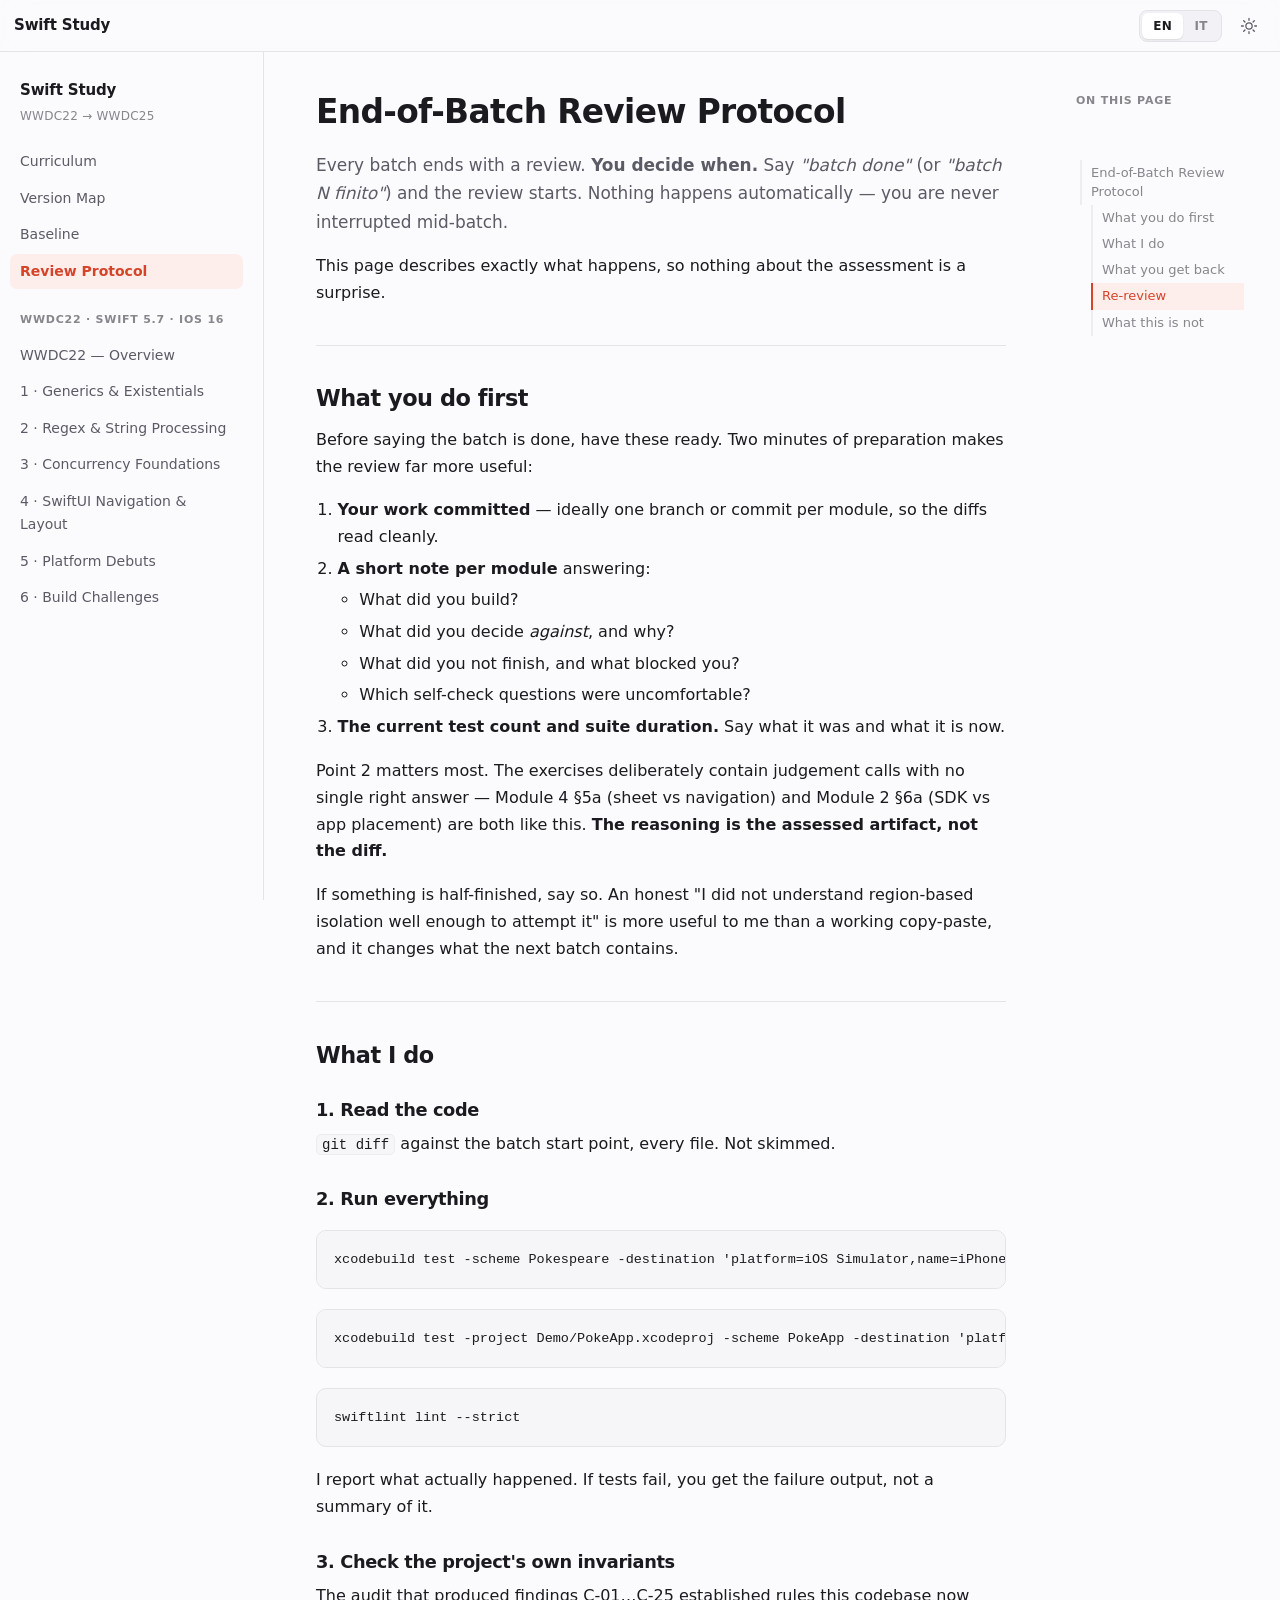
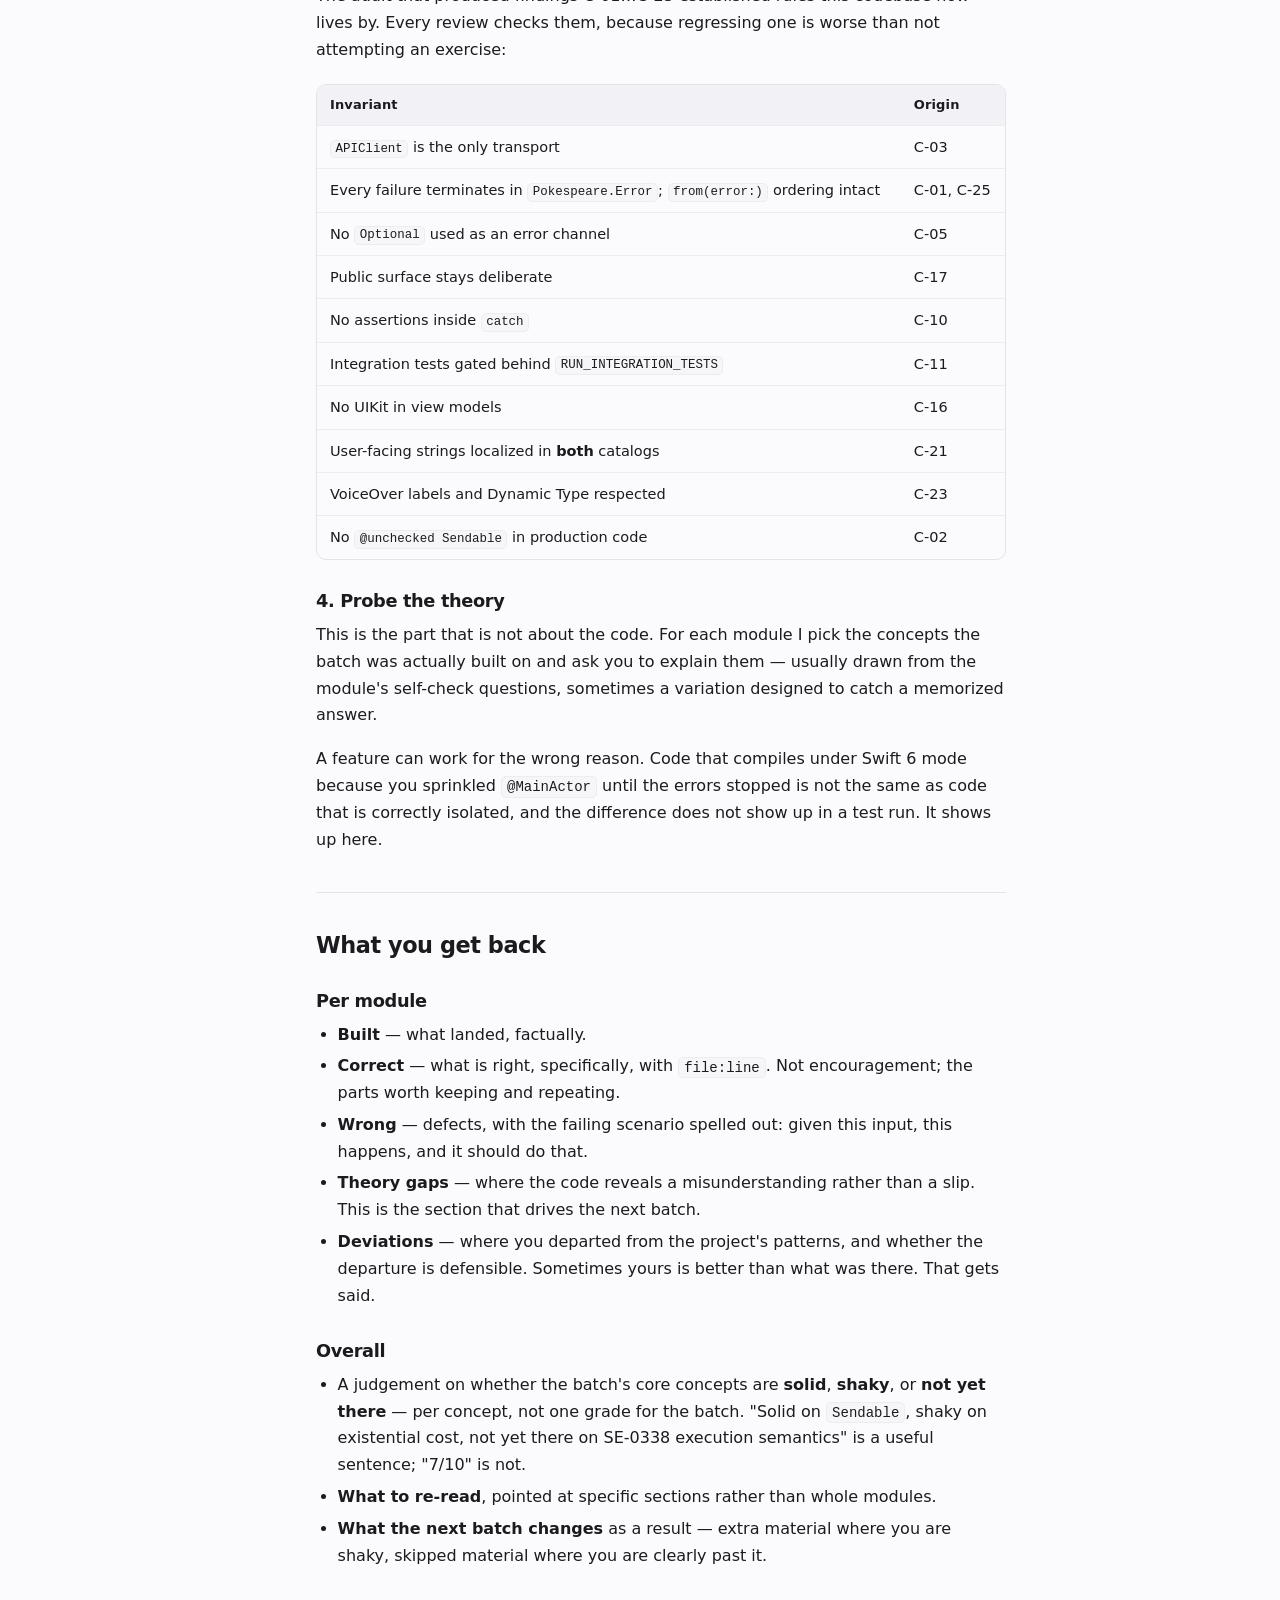
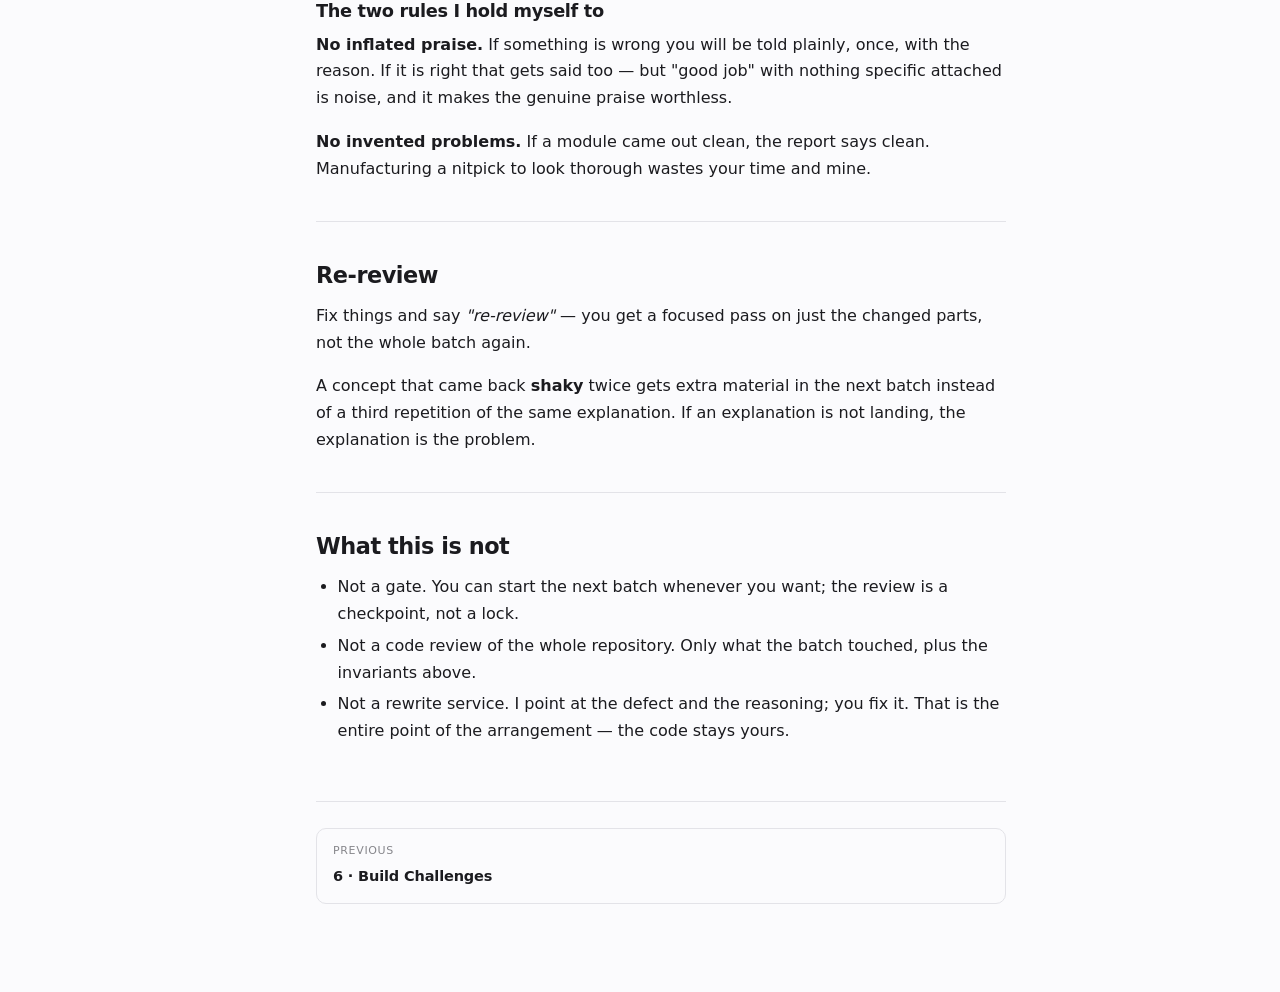
<file: docs/study/review-protocol.html>
<!doctype html>
<html lang="en" data-lang="en" data-theme="auto">
<head>
<meta charset="utf-8">
<meta name="viewport" content="width=device-width, initial-scale=1">
<title>Review Protocol · Swift Study</title>
<meta name="description" content="Swift &amp; Apple platform study curriculum, WWDC22 to WWDC25, applied to the Pokespeare project.">
<link rel="stylesheet" href="assets/style.css">
<script>/* set theme+lang before paint to avoid flash */
(function(){try{var t=localStorage.getItem('study-theme');if(t)document.documentElement.dataset.theme=t;
var p=new URLSearchParams(location.search).get('lang');var l=p||localStorage.getItem('study-lang');
if(l==='it'||l==='en'){document.documentElement.dataset.lang=l;document.documentElement.lang=l;}}catch(e){}})();</script>
</head>
<body>
<a class="skip" href="#content">Skip to content</a>
<header class="topbar">
<button class="icon-btn" id="menu-btn" aria-label="Menu" aria-expanded="false">
<svg viewBox="0 0 24 24" aria-hidden="true"><path d="M3 6h18M3 12h18M3 18h18"/></svg></button>
<span class="brand"><span class="lang" data-l="en">Swift Study</span><span class="lang" data-l="it">Studio Swift</span></span>
<div class="spacer"></div>
<div class="lang-switch" role="group" aria-label="Language">
<button data-set-lang="en" aria-pressed="true">EN</button><button data-set-lang="it" aria-pressed="false">IT</button>
</div>
<button class="icon-btn" id="theme-btn" aria-label="Toggle theme">
<svg class="i-sun" viewBox="0 0 24 24" aria-hidden="true"><circle cx="12" cy="12" r="4.2"/><path d="M12 2v2.4M12 19.6V22M2 12h2.4M19.6 12H22M4.9 4.9l1.7 1.7M17.4 17.4l1.7 1.7M19.1 4.9l-1.7 1.7M6.6 17.4l-1.7 1.7"/></svg>
<svg class="i-moon" viewBox="0 0 24 24" aria-hidden="true"><path d="M20 14.5A8.5 8.5 0 1 1 9.5 4a7 7 0 0 0 10.5 10.5Z"/></svg></button>
</header>
<div class="shell" id="content">
<div class="lang" data-l="en">
<nav class="sidebar-nav" aria-label="Contents">
<p class="nav-title">Swift Study<small>WWDC22 → WWDC25</small></p>
<ul>
<li><a href="index.html">Curriculum</a></li>
<li><a href="00-version-map.html">Version Map</a></li>
<li><a href="00-baseline.html">Baseline</a></li>
<li class="active"><a href="review-protocol.html">Review Protocol</a></li>
</ul>
<p class="nav-group">WWDC22 · Swift 5.7 · iOS 16</p>
<ul>
<li><a href="wwdc22/index.html">WWDC22 — Overview</a></li>
<li><a href="wwdc22/01-generics-and-existentials.html">1 · Generics & Existentials</a></li>
<li><a href="wwdc22/02-regex-and-string-processing.html">2 · Regex & String Processing</a></li>
<li><a href="wwdc22/03-concurrency-foundations.html">3 · Concurrency Foundations</a></li>
<li><a href="wwdc22/04-swiftui-navigation-and-layout.html">4 · SwiftUI Navigation & Layout</a></li>
<li><a href="wwdc22/05-platform-debuts.html">5 · Platform Debuts</a></li>
<li><a href="wwdc22/06-build-challenges.html">6 · Build Challenges</a></li>
</ul>
</nav>
<article class="doc">
<h1 id="end-of-batch-review-protocol">End-of-Batch Review Protocol</h1>
<p>Every batch ends with a review. <strong>You decide when.</strong> Say <em>"batch done"</em> (or <em>"batch N finito"</em>) and the review starts. Nothing happens automatically — you are never interrupted mid-batch.</p>
<p>This page describes exactly what happens, so nothing about the assessment is a surprise.</p>
<hr>
<h2 id="what-you-do-first">What you do first</h2>
<p>Before saying the batch is done, have these ready. Two minutes of preparation makes the review far more useful:</p>
<ol>
<li><strong>Your work committed</strong> — ideally one branch or commit per module, so the diffs read cleanly.</li>
<li><strong>A short note per module</strong> answering:<ul>
<li>What did you build?</li>
<li>What did you decide <em>against</em>, and why?</li>
<li>What did you not finish, and what blocked you?</li>
<li>Which self-check questions were uncomfortable?</li>
</ul>
</li>
<li><strong>The current test count and suite duration.</strong> Say what it was and what it is now.</li>
</ol>
<p>Point 2 matters most. The exercises deliberately contain judgement calls with no single right answer — Module 4 §5a (sheet vs navigation) and Module 2 §6a (SDK vs app placement) are both like this. <strong>The reasoning is the assessed artifact, not the diff.</strong></p>
<p>If something is half-finished, say so. An honest "I did not understand region-based isolation well enough to attempt it" is more useful to me than a working copy-paste, and it changes what the next batch contains.</p>
<hr>
<h2 id="what-i-do">What I do</h2>
<h3 id="1-read-the-code">1. Read the code</h3>
<p><code>git diff</code> against the batch start point, every file. Not skimmed.</p>
<h3 id="2-run-everything">2. Run everything</h3>
<pre><code class="language-bash">xcodebuild test -scheme Pokespeare -destination 'platform=iOS Simulator,name=iPhone 17 Pro'
</code></pre>
<pre><code class="language-bash">xcodebuild test -project Demo/PokeApp.xcodeproj -scheme PokeApp -destination 'platform=iOS Simulator,name=iPhone 17 Pro'
</code></pre>
<pre><code class="language-bash">swiftlint lint --strict
</code></pre>
<p>I report what actually happened. If tests fail, you get the failure output, not a summary of it.</p>
<h3 id="3-check-the-projects-own-invariants">3. Check the project's own invariants</h3>
<p>The audit that produced findings C-01…C-25 established rules this codebase now lives by. Every review checks them, because regressing one is worse than not attempting an exercise:</p>
<table>
<thead>
<tr>
<th>Invariant</th>
<th>Origin</th>
</tr>
</thead>
<tbody>
<tr>
<td><code>APIClient</code> is the only transport</td>
<td>C-03</td>
</tr>
<tr>
<td>Every failure terminates in <code>Pokespeare.Error</code>; <code>from(error:)</code> ordering intact</td>
<td>C-01, C-25</td>
</tr>
<tr>
<td>No <code>Optional</code> used as an error channel</td>
<td>C-05</td>
</tr>
<tr>
<td>Public surface stays deliberate</td>
<td>C-17</td>
</tr>
<tr>
<td>No assertions inside <code>catch</code></td>
<td>C-10</td>
</tr>
<tr>
<td>Integration tests gated behind <code>RUN_INTEGRATION_TESTS</code></td>
<td>C-11</td>
</tr>
<tr>
<td>No UIKit in view models</td>
<td>C-16</td>
</tr>
<tr>
<td>User-facing strings localized in <strong>both</strong> catalogs</td>
<td>C-21</td>
</tr>
<tr>
<td>VoiceOver labels and Dynamic Type respected</td>
<td>C-23</td>
</tr>
<tr>
<td>No <code>@unchecked Sendable</code> in production code</td>
<td>C-02</td>
</tr>
</tbody>
</table>
<h3 id="4-probe-the-theory">4. Probe the theory</h3>
<p>This is the part that is not about the code. For each module I pick the concepts the batch was actually built on and ask you to explain them — usually drawn from the module's self-check questions, sometimes a variation designed to catch a memorized answer.</p>
<p>A feature can work for the wrong reason. Code that compiles under Swift 6 mode because you sprinkled <code>@MainActor</code> until the errors stopped is not the same as code that is correctly isolated, and the difference does not show up in a test run. It shows up here.</p>
<hr>
<h2 id="what-you-get-back">What you get back</h2>
<h3 id="per-module">Per module</h3>
<ul>
<li><strong>Built</strong> — what landed, factually.</li>
<li><strong>Correct</strong> — what is right, specifically, with <code>file:line</code>. Not encouragement; the parts worth keeping and repeating.</li>
<li><strong>Wrong</strong> — defects, with the failing scenario spelled out: given this input, this happens, and it should do that.</li>
<li><strong>Theory gaps</strong> — where the code reveals a misunderstanding rather than a slip. This is the section that drives the next batch.</li>
<li><strong>Deviations</strong> — where you departed from the project's patterns, and whether the departure is defensible. Sometimes yours is better than what was there. That gets said.</li>
</ul>
<h3 id="overall">Overall</h3>
<ul>
<li>A judgement on whether the batch's core concepts are <strong>solid</strong>, <strong>shaky</strong>, or <strong>not yet there</strong> — per concept, not one grade for the batch. "Solid on <code>Sendable</code>, shaky on existential cost, not yet there on SE-0338 execution semantics" is a useful sentence; "7/10" is not.</li>
<li><strong>What to re-read</strong>, pointed at specific sections rather than whole modules.</li>
<li><strong>What the next batch changes</strong> as a result — extra material where you are shaky, skipped material where you are clearly past it.</li>
</ul>
<h3 id="the-two-rules-i-hold-myself-to">The two rules I hold myself to</h3>
<p><strong>No inflated praise.</strong> If something is wrong you will be told plainly, once, with the reason. If it is right that gets said too — but "good job" with nothing specific attached is noise, and it makes the genuine praise worthless.</p>
<p><strong>No invented problems.</strong> If a module came out clean, the report says clean. Manufacturing a nitpick to look thorough wastes your time and mine.</p>
<hr>
<h2 id="re-review">Re-review</h2>
<p>Fix things and say <em>"re-review"</em> — you get a focused pass on just the changed parts, not the whole batch again.</p>
<p>A concept that came back <strong>shaky</strong> twice gets extra material in the next batch instead of a third repetition of the same explanation. If an explanation is not landing, the explanation is the problem.</p>
<hr>
<h2 id="what-this-is-not">What this is not</h2>
<ul>
<li>Not a gate. You can start the next batch whenever you want; the review is a checkpoint, not a lock.</li>
<li>Not a code review of the whole repository. Only what the batch touched, plus the invariants above.</li>
<li>Not a rewrite service. I point at the defect and the reasoning; you fix it. That is the entire point of the arrangement — the code stays yours.</li>
</ul>
<nav class="pager"><a class="pager-prev" href="wwdc22/06-build-challenges.html"><span>Previous</span><strong>6 · Build Challenges</strong></a></nav>
</article>
<aside class="toc"><p>On this page</p><div class="toc">
<ul>
<li><a href="#end-of-batch-review-protocol">End-of-Batch Review Protocol</a><ul>
<li><a href="#what-you-do-first">What you do first</a></li>
<li><a href="#what-i-do">What I do</a><ul>
<li><a href="#1-read-the-code">1. Read the code</a></li>
<li><a href="#2-run-everything">2. Run everything</a></li>
<li><a href="#3-check-the-projects-own-invariants">3. Check the project's own invariants</a></li>
<li><a href="#4-probe-the-theory">4. Probe the theory</a></li>
</ul>
</li>
<li><a href="#what-you-get-back">What you get back</a><ul>
<li><a href="#per-module">Per module</a></li>
<li><a href="#overall">Overall</a></li>
<li><a href="#the-two-rules-i-hold-myself-to">The two rules I hold myself to</a></li>
</ul>
</li>
<li><a href="#re-review">Re-review</a></li>
<li><a href="#what-this-is-not">What this is not</a></li>
</ul>
</li>
</ul>
</div>
</aside>
</div><div class="lang" data-l="it">
<nav class="sidebar-nav" aria-label="Indice">
<p class="nav-title">Studio Swift<small>WWDC22 → WWDC25</small></p>
<ul>
<li><a href="index.html">Programma</a></li>
<li><a href="00-version-map.html">Mappa delle versioni</a></li>
<li><a href="00-baseline.html">Punto di partenza</a></li>
<li class="active"><a href="review-protocol.html">Protocollo di revisione</a></li>
</ul>
<p class="nav-group">WWDC22 · Swift 5.7 · iOS 16</p>
<ul>
<li><a href="wwdc22/index.html">WWDC22 — Panoramica</a></li>
<li><a href="wwdc22/01-generics-and-existentials.html">1 · Generics ed existentials</a></li>
<li><a href="wwdc22/02-regex-and-string-processing.html">2 · Regex ed elaborazione di stringhe</a></li>
<li><a href="wwdc22/03-concurrency-foundations.html">3 · Fondamenta di concorrenza</a></li>
<li><a href="wwdc22/04-swiftui-navigation-and-layout.html">4 · Navigazione e layout in SwiftUI</a></li>
<li><a href="wwdc22/05-platform-debuts.html">5 · Debutti di piattaforma</a></li>
<li><a href="wwdc22/06-build-challenges.html">6 · Sfide di implementazione</a></li>
</ul>
</nav>
<article class="doc">
<h1 id="protocollo-di-revisione-di-fine-batch">Protocollo di revisione di fine batch</h1>
<p>Ogni batch si chiude con una revisione. <strong>Decidi tu quando.</strong> Di' <em>"batch finito"</em> e la revisione parte. Non succede nulla in automatico — non vieni mai interrotto a metà batch.</p>
<p>Questa pagina descrive esattamente cosa accade, così nulla della valutazione ti coglie di sorpresa.</p>
<hr>
<h2 id="cosa-fai-prima">Cosa fai prima</h2>
<p>Prima di dire che il batch è finito, prepara queste cose. Due minuti di preparazione rendono la revisione molto più utile:</p>
<ol>
<li><strong>Il lavoro committato</strong> — idealmente un branch o un commit per modulo, così i diff si leggono puliti.</li>
<li><strong>Una nota breve per modulo</strong> che risponda a:<ul>
<li>Cosa hai costruito?</li>
<li>Cosa hai deciso di <strong>non</strong> fare, e perché?</li>
<li>Cosa non hai finito, e cosa ti ha bloccato?</li>
<li>Quali domande di autovalutazione ti hanno messo a disagio?</li>
</ul>
</li>
<li><strong>Numero di test e durata della suite, attuali.</strong> Di' com'era e com'è adesso.</li>
</ol>
<p>Il punto 2 è il più importante. Gli esercizi contengono deliberatamente scelte di giudizio senza una risposta unica — il Modulo 4 §5a (sheet o navigazione) e il Modulo 2 §6a (SDK o app) sono entrambi così. <strong>Il ragionamento è l'artefatto valutato, non il diff.</strong></p>
<p>Se qualcosa è a metà, dillo. Un onesto "non ho capito abbastanza la region-based isolation per provarci" mi è più utile di un copia-incolla funzionante, e cambia il contenuto del batch successivo.</p>
<hr>
<h2 id="cosa-faccio-io">Cosa faccio io</h2>
<h3 id="1-leggo-il-codice">1. Leggo il codice</h3>
<p><code>git diff</code> rispetto al punto di partenza del batch, ogni file. Non a campione.</p>
<h3 id="2-eseguo-tutto">2. Eseguo tutto</h3>
<pre><code class="language-bash">xcodebuild test -scheme Pokespeare -destination 'platform=iOS Simulator,name=iPhone 17 Pro'
</code></pre>
<pre><code class="language-bash">xcodebuild test -project Demo/PokeApp.xcodeproj -scheme PokeApp -destination 'platform=iOS Simulator,name=iPhone 17 Pro'
</code></pre>
<pre><code class="language-bash">swiftlint lint --strict
</code></pre>
<p>Riporto quello che è successo davvero. Se i test falliscono ricevi l'output del fallimento, non un riassunto.</p>
<h3 id="3-controllo-le-invarianti-del-progetto">3. Controllo le invarianti del progetto</h3>
<p>L'audit che ha prodotto i finding C-01…C-25 ha stabilito regole secondo cui questo codebase ora vive. Ogni revisione le controlla, perché far regredire una è peggio che non aver tentato un esercizio:</p>
<table>
<thead>
<tr>
<th>Invariante</th>
<th>Origine</th>
</tr>
</thead>
<tbody>
<tr>
<td><code>APIClient</code> è l'unico transport</td>
<td>C-03</td>
</tr>
<tr>
<td>Ogni fallimento termina in <code>Pokespeare.Error</code>; ordinamento di <code>from(error:)</code> intatto</td>
<td>C-01, C-25</td>
</tr>
<tr>
<td>Nessun <code>Optional</code> usato come canale d'errore</td>
<td>C-05</td>
</tr>
<tr>
<td>La superficie pubblica resta deliberata</td>
<td>C-17</td>
</tr>
<tr>
<td>Nessuna assertion dentro <code>catch</code></td>
<td>C-10</td>
</tr>
<tr>
<td>Test di integrazione dietro <code>RUN_INTEGRATION_TESTS</code></td>
<td>C-11</td>
</tr>
<tr>
<td>Nessun UIKit nei view model</td>
<td>C-16</td>
</tr>
<tr>
<td>Stringhe utente localizzate in <strong>entrambi</strong> i cataloghi</td>
<td>C-21</td>
</tr>
<tr>
<td>Label VoiceOver e Dynamic Type rispettati</td>
<td>C-23</td>
</tr>
<tr>
<td>Nessun <code>@unchecked Sendable</code> in codice di produzione</td>
<td>C-02</td>
</tr>
</tbody>
</table>
<h3 id="4-sondo-la-teoria">4. Sondo la teoria</h3>
<p>Questa è la parte che non riguarda il codice. Per ogni modulo scelgo i concetti su cui il batch è davvero costruito e ti chiedo di spiegarli — di solito partendo dalle domande di autovalutazione, a volte con una variante pensata per smascherare una risposta imparata a memoria.</p>
<p>Una feature può funzionare per il motivo sbagliato. Codice che compila in Swift 6 mode perché hai cosparso <code>@MainActor</code> finché gli errori non sono spariti non è la stessa cosa di codice correttamente isolato, e la differenza non emerge da un run di test. Emerge qui.</p>
<hr>
<h2 id="cosa-ricevi-indietro">Cosa ricevi indietro</h2>
<h3 id="per-modulo">Per modulo</h3>
<ul>
<li><strong>Costruito</strong> — cosa è atterrato, in modo fattuale.</li>
<li><strong>Corretto</strong> — cosa è giusto, nello specifico, con <code>file:riga</code>. Non incoraggiamento: le parti che vale la pena tenere e ripetere.</li>
<li><strong>Sbagliato</strong> — i difetti, con lo scenario di fallimento esplicitato: dato questo input succede questo, e dovrebbe succedere quest'altro.</li>
<li><strong>Lacune teoriche</strong> — dove il codice rivela un fraintendimento e non una svista. È la sezione che guida il batch successivo.</li>
<li><strong>Deviazioni</strong> — dove ti sei allontanato dai pattern del progetto, e se la deviazione è difendibile. A volte la tua è migliore di quella che c'era. In quel caso lo dico.</li>
</ul>
<h3 id="complessivo">Complessivo</h3>
<ul>
<li>Un giudizio su quanto i concetti centrali del batch siano <strong>solidi</strong>, <strong>incerti</strong> o <strong>non ancora acquisiti</strong> — per concetto, non un voto unico. "Solido su <code>Sendable</code>, incerto sul costo degli existential, non ancora acquisita la semantica di esecuzione SE-0338" è una frase utile; "7/10" no.</li>
<li><strong>Cosa rileggere</strong>, puntato a sezioni specifiche e non a moduli interi.</li>
<li><strong>Cosa cambia nel batch successivo</strong> di conseguenza — materiale in più dove sei incerto, materiale saltato dove è chiaro che sei già oltre.</li>
</ul>
<h3 id="le-due-regole-che-mi-impongo">Le due regole che mi impongo</h3>
<p><strong>Nessuna lode gonfiata.</strong> Se qualcosa è sbagliato te lo dico chiaramente, una volta, con la motivazione. Se è giusto lo dico altrettanto — ma un "ottimo lavoro" senza nulla di specifico attaccato è rumore, e svaluta la lode genuina.</p>
<p><strong>Nessun problema inventato.</strong> Se un modulo è venuto pulito, il report dice pulito. Fabbricare un appunto per sembrare scrupoloso spreca il tuo tempo e il mio.</p>
<hr>
<h2 id="nuova-revisione">Nuova revisione</h2>
<p>Sistema le cose e di' <em>"rivedi di nuovo"</em> — ricevi un passaggio mirato solo sulle parti cambiate, non l'intero batch da capo.</p>
<p>Un concetto che torna <strong>incerto</strong> due volte riceve materiale aggiuntivo nel batch successivo, invece di una terza ripetizione della stessa spiegazione. Se una spiegazione non arriva, il problema è la spiegazione.</p>
<hr>
<h2 id="cosa-non-e">Cosa non è</h2>
<ul>
<li>Non è un cancello. Puoi iniziare il batch successivo quando vuoi; la revisione è un checkpoint, non un lucchetto.</li>
<li>Non è una code review dell'intero repository. Solo ciò che il batch ha toccato, più le invarianti qui sopra.</li>
<li>Non è un servizio di riscrittura. Io indico il difetto e il ragionamento; tu lo sistemi. È esattamente il senso dell'accordo — il codice resta tuo.</li>
</ul>
<nav class="pager"><a class="pager-prev" href="wwdc22/06-build-challenges.html"><span>Precedente</span><strong>6 · Sfide di implementazione</strong></a></nav>
</article>
<aside class="toc"><p>In questa pagina</p><div class="toc">
<ul>
<li><a href="#protocollo-di-revisione-di-fine-batch">Protocollo di revisione di fine batch</a><ul>
<li><a href="#cosa-fai-prima">Cosa fai prima</a></li>
<li><a href="#cosa-faccio-io">Cosa faccio io</a><ul>
<li><a href="#1-leggo-il-codice">1. Leggo il codice</a></li>
<li><a href="#2-eseguo-tutto">2. Eseguo tutto</a></li>
<li><a href="#3-controllo-le-invarianti-del-progetto">3. Controllo le invarianti del progetto</a></li>
<li><a href="#4-sondo-la-teoria">4. Sondo la teoria</a></li>
</ul>
</li>
<li><a href="#cosa-ricevi-indietro">Cosa ricevi indietro</a><ul>
<li><a href="#per-modulo">Per modulo</a></li>
<li><a href="#complessivo">Complessivo</a></li>
<li><a href="#le-due-regole-che-mi-impongo">Le due regole che mi impongo</a></li>
</ul>
</li>
<li><a href="#nuova-revisione">Nuova revisione</a></li>
<li><a href="#cosa-non-e">Cosa non è</a></li>
</ul>
</li>
</ul>
</div>
</aside>
</div>
</div>
<script src="assets/app.js"></script>
</body>
</html>
</file>
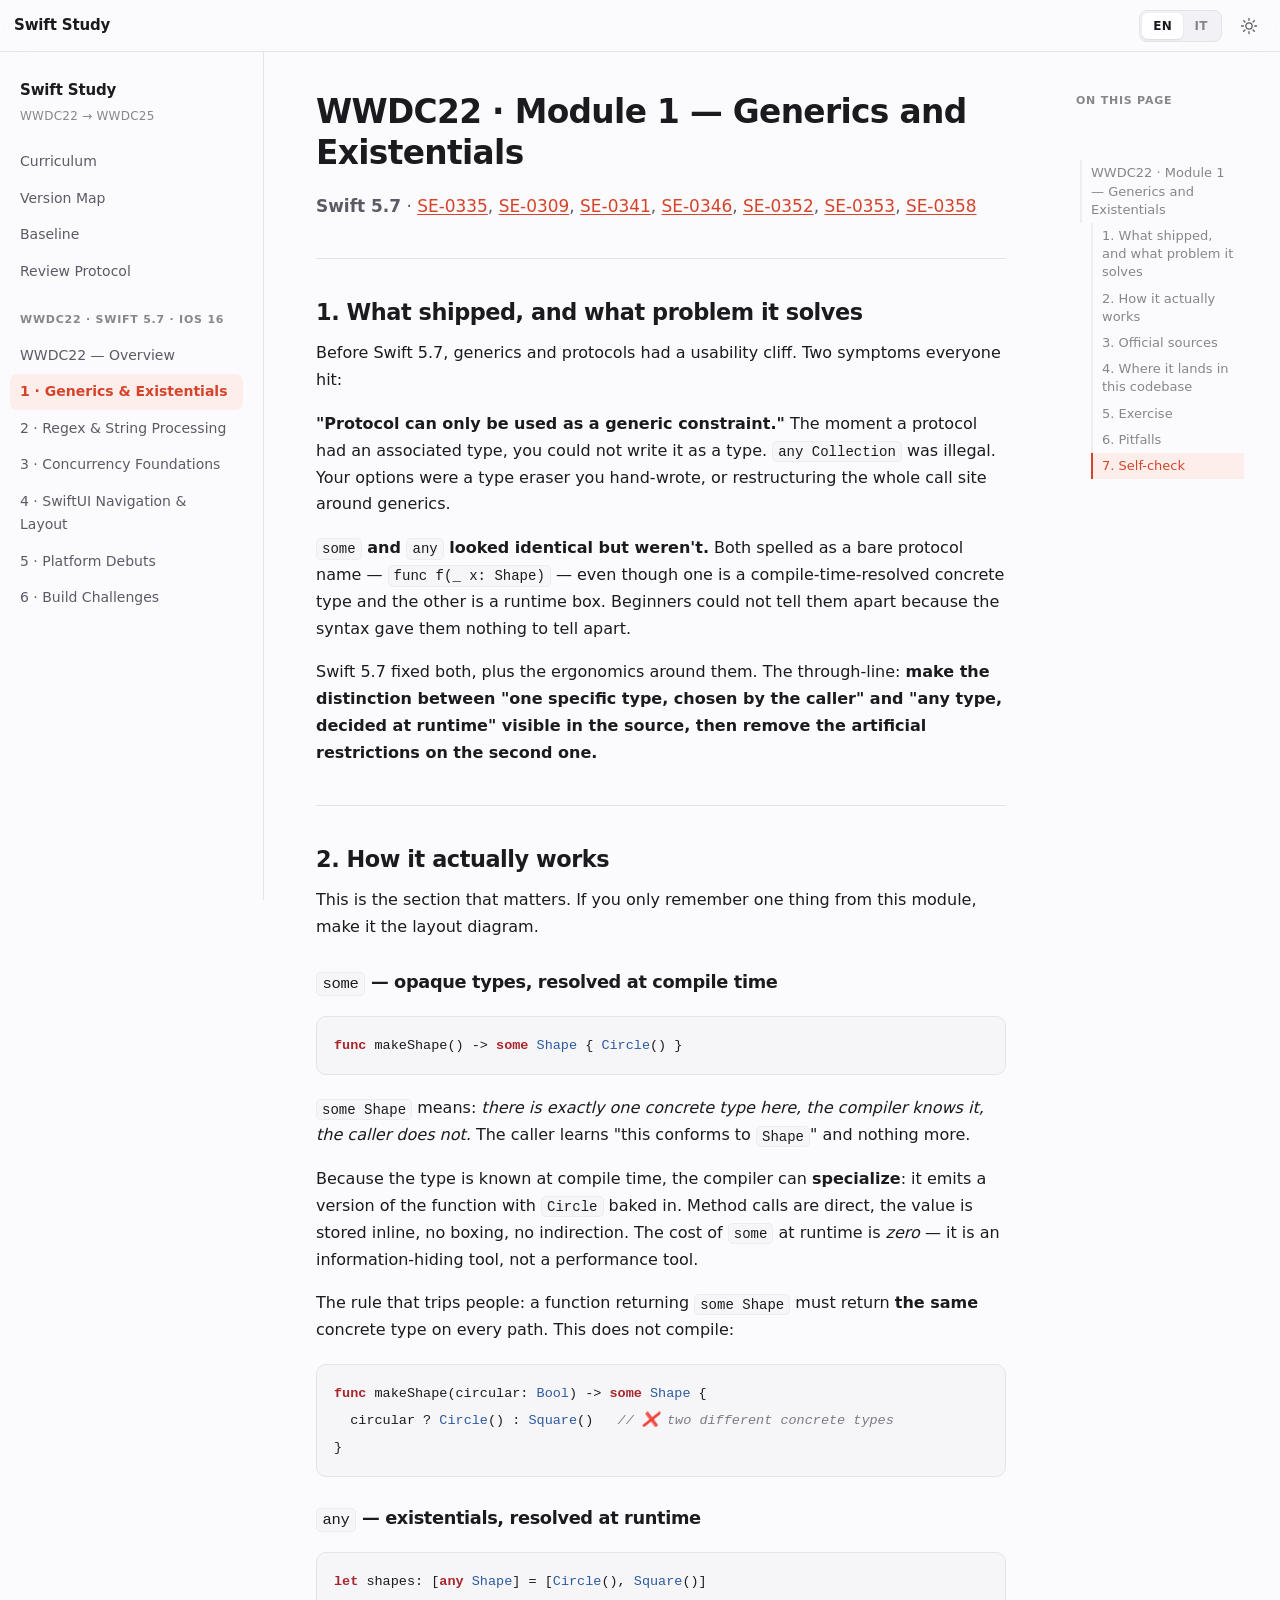
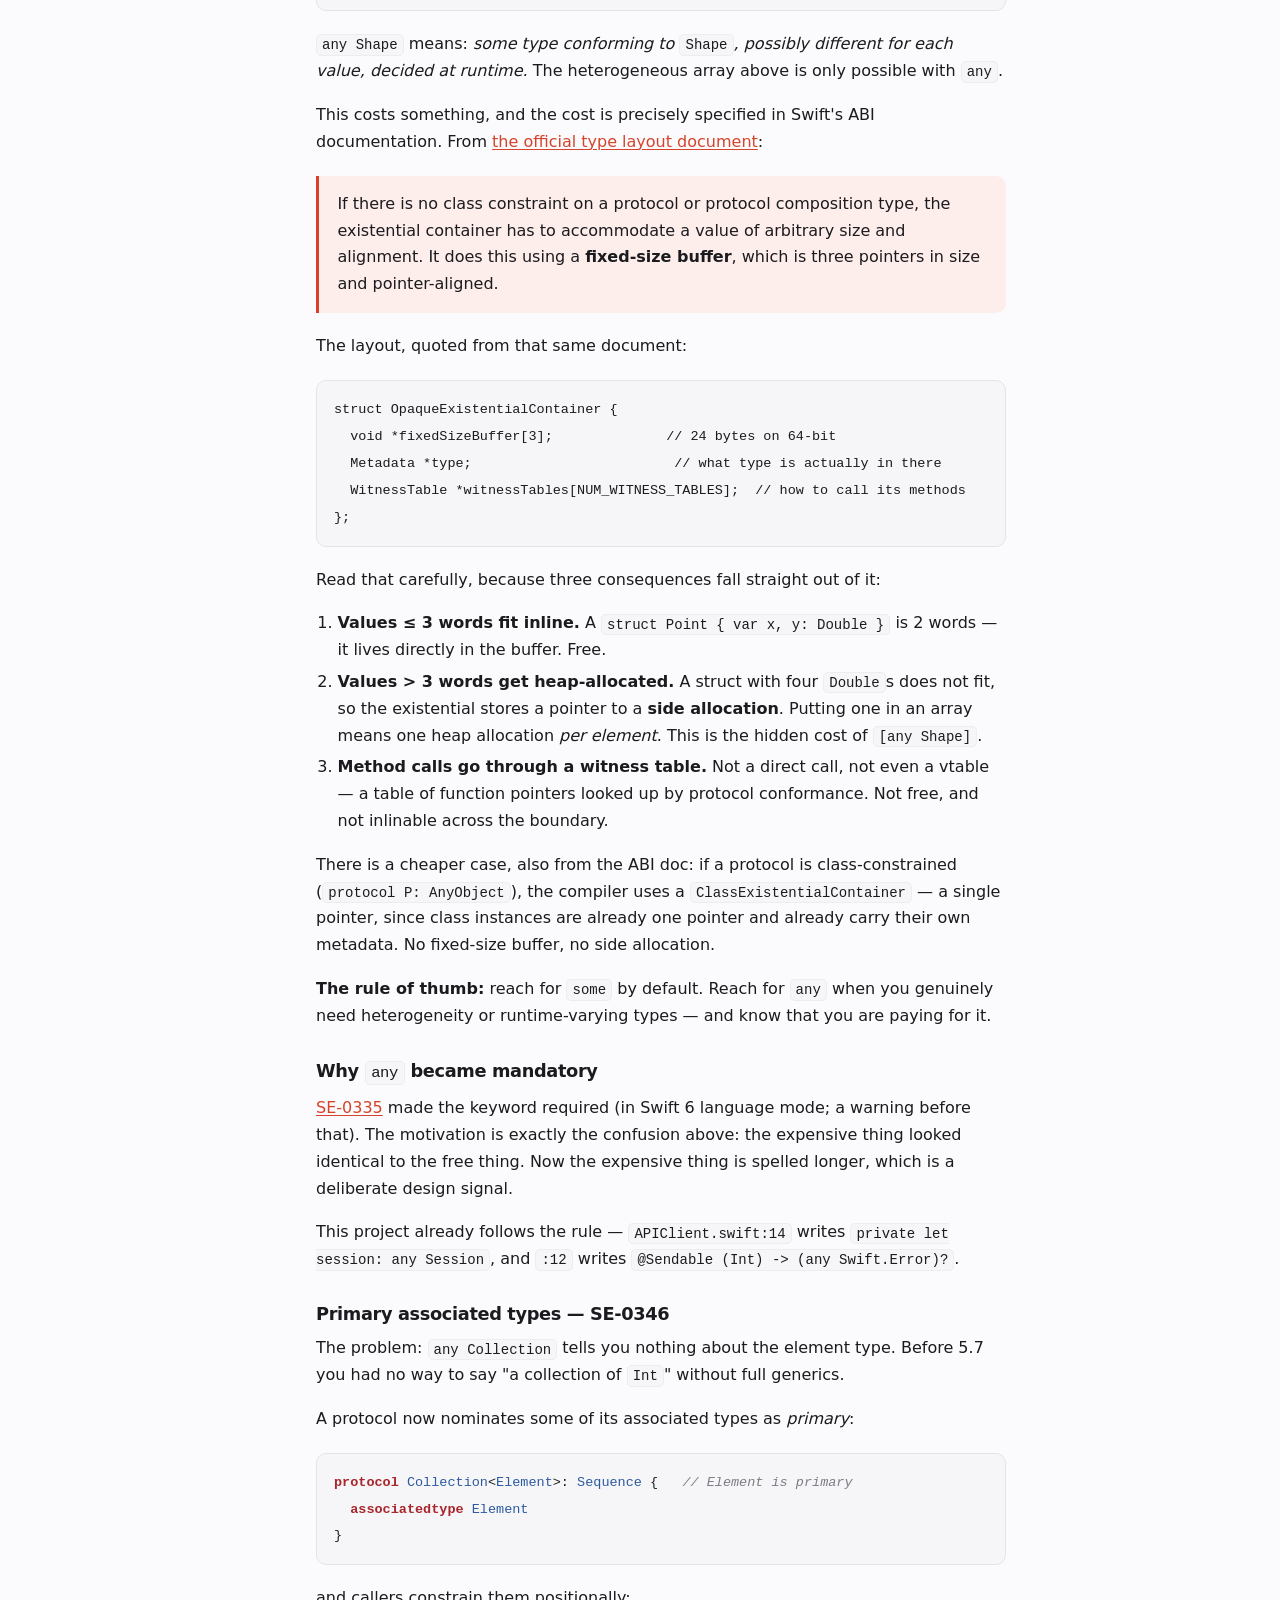
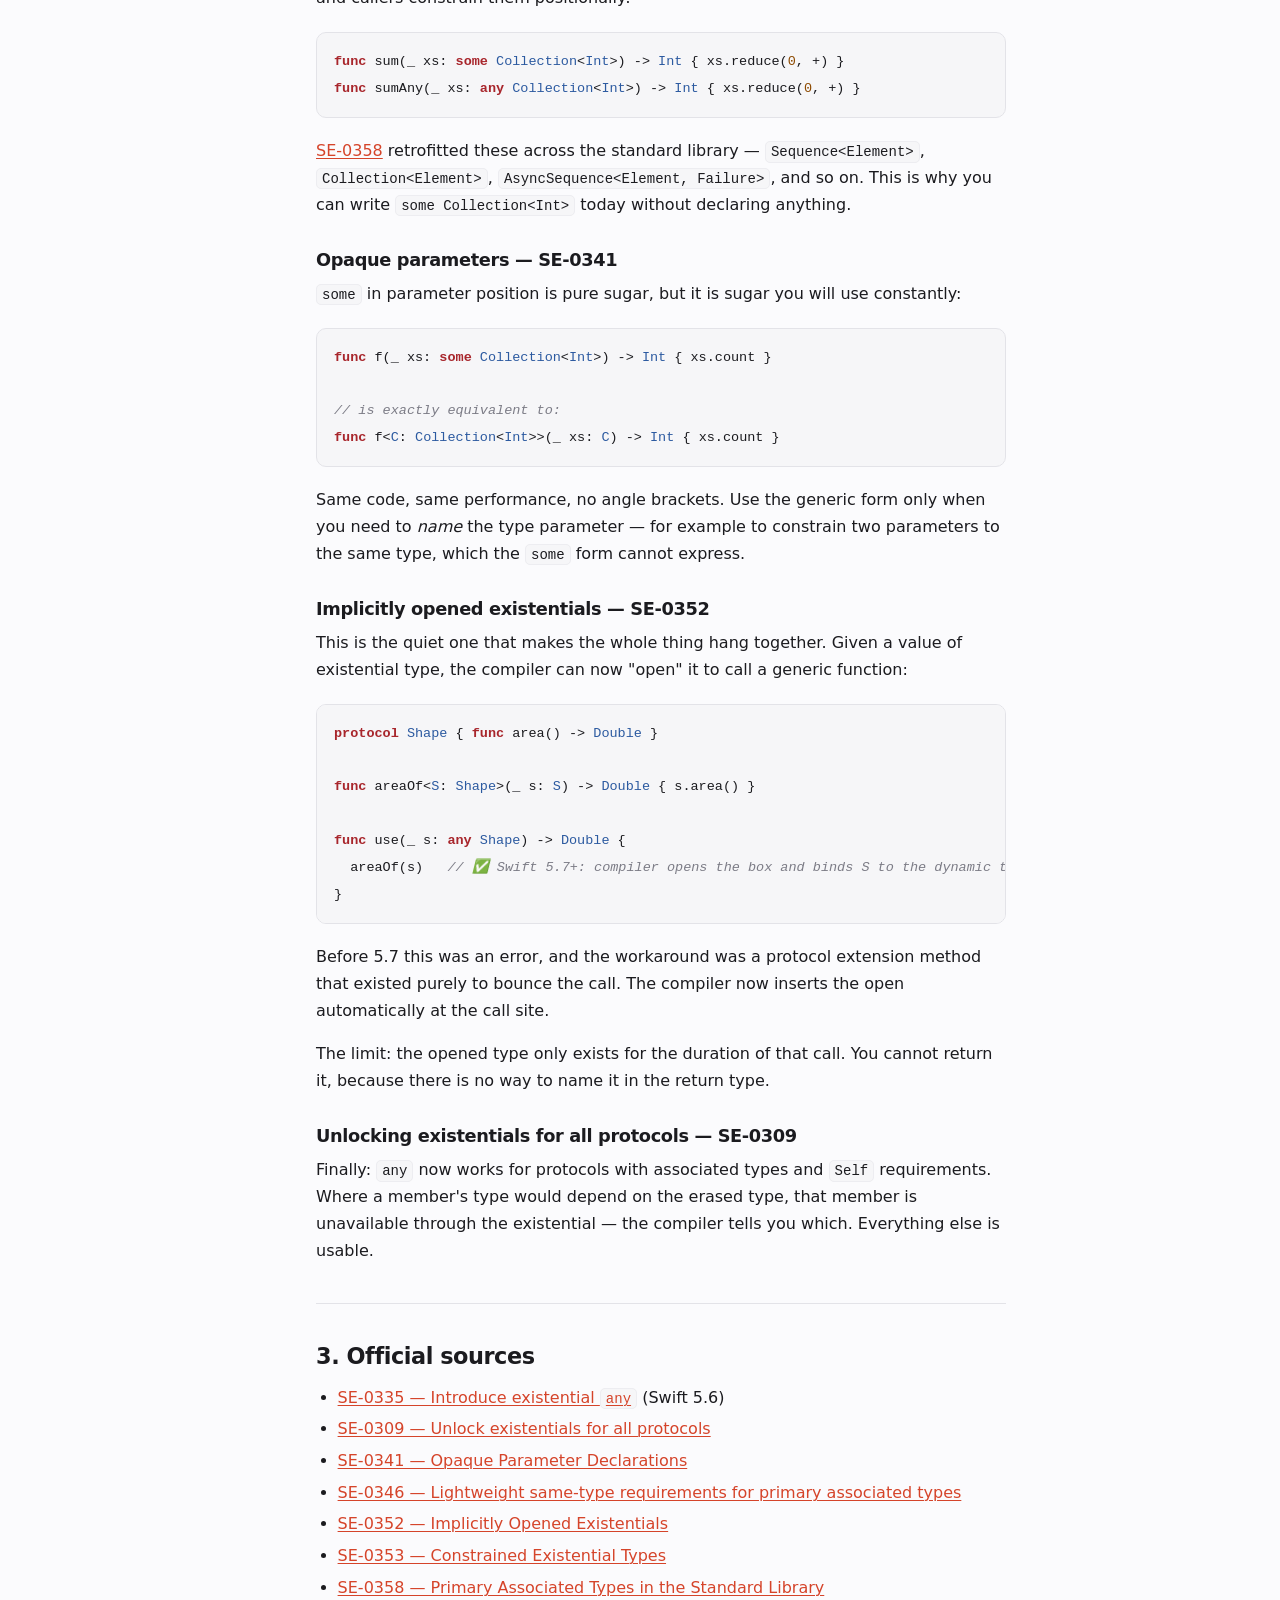
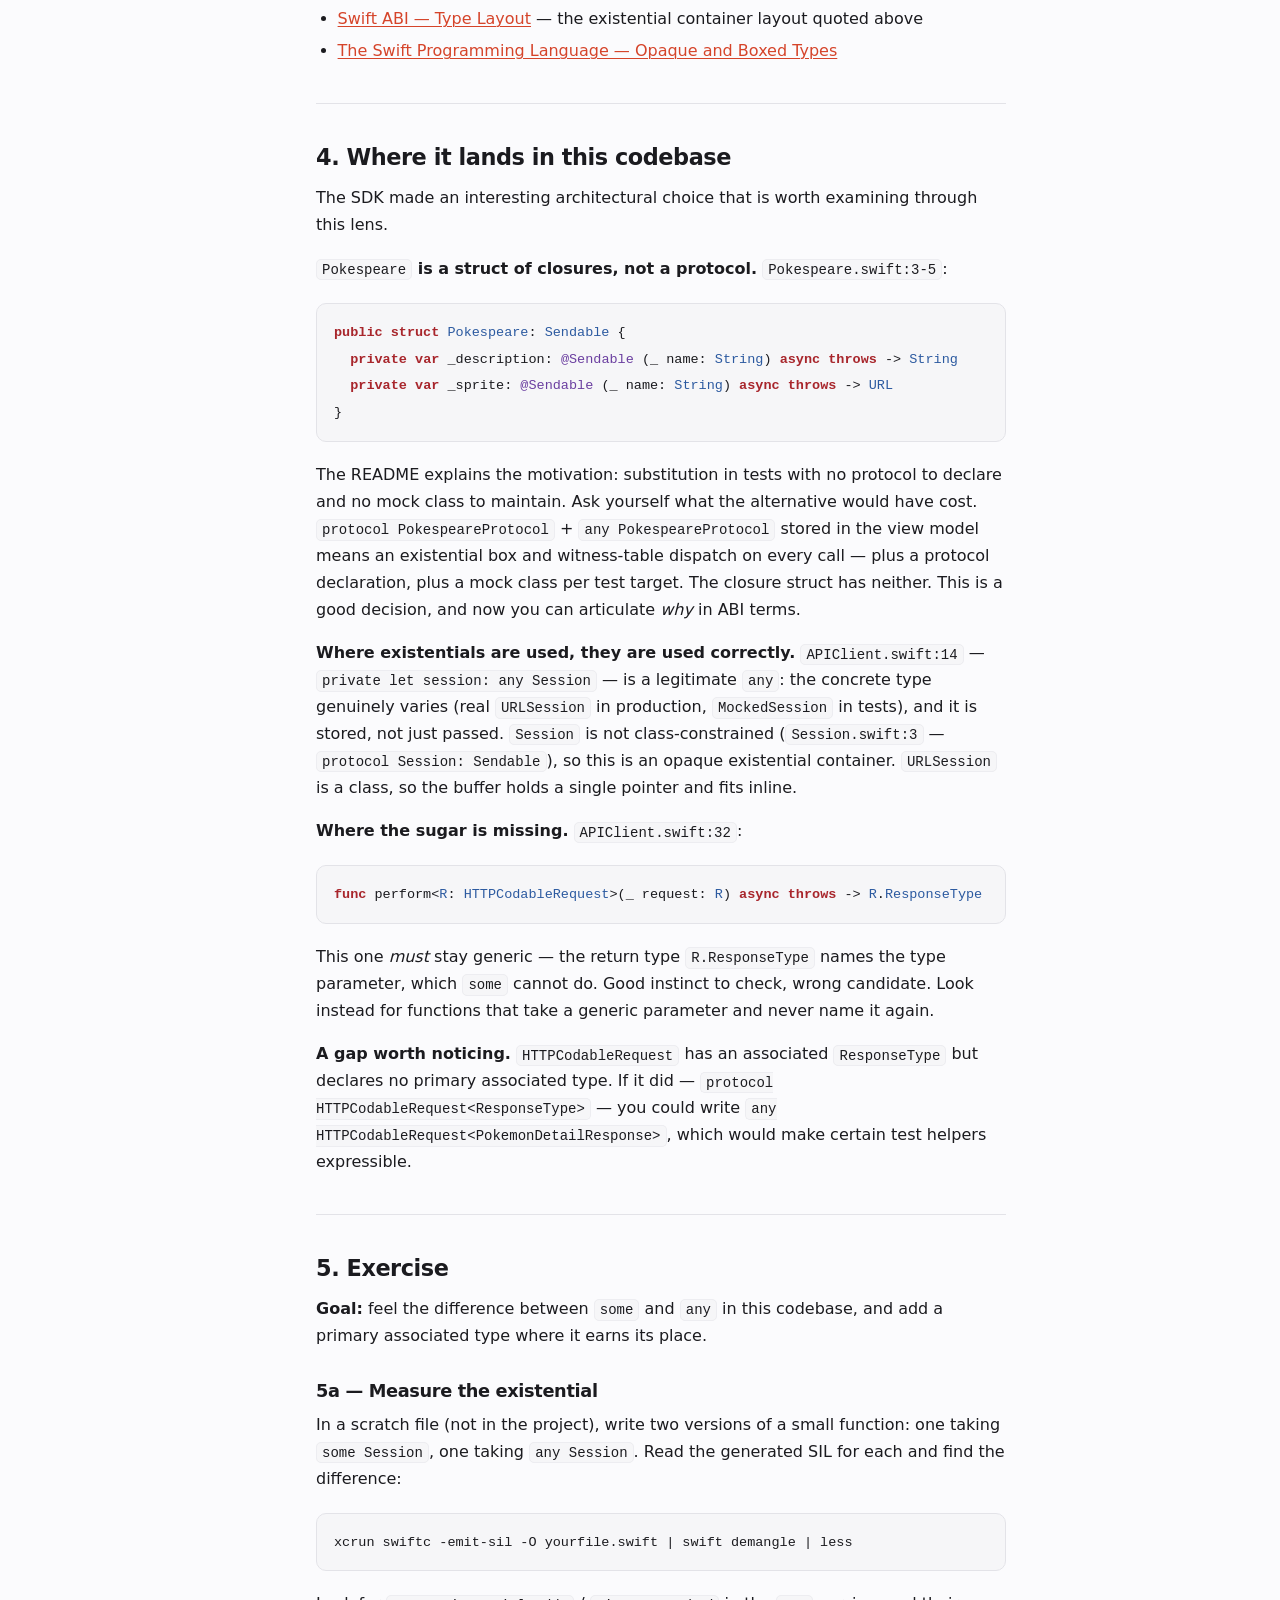
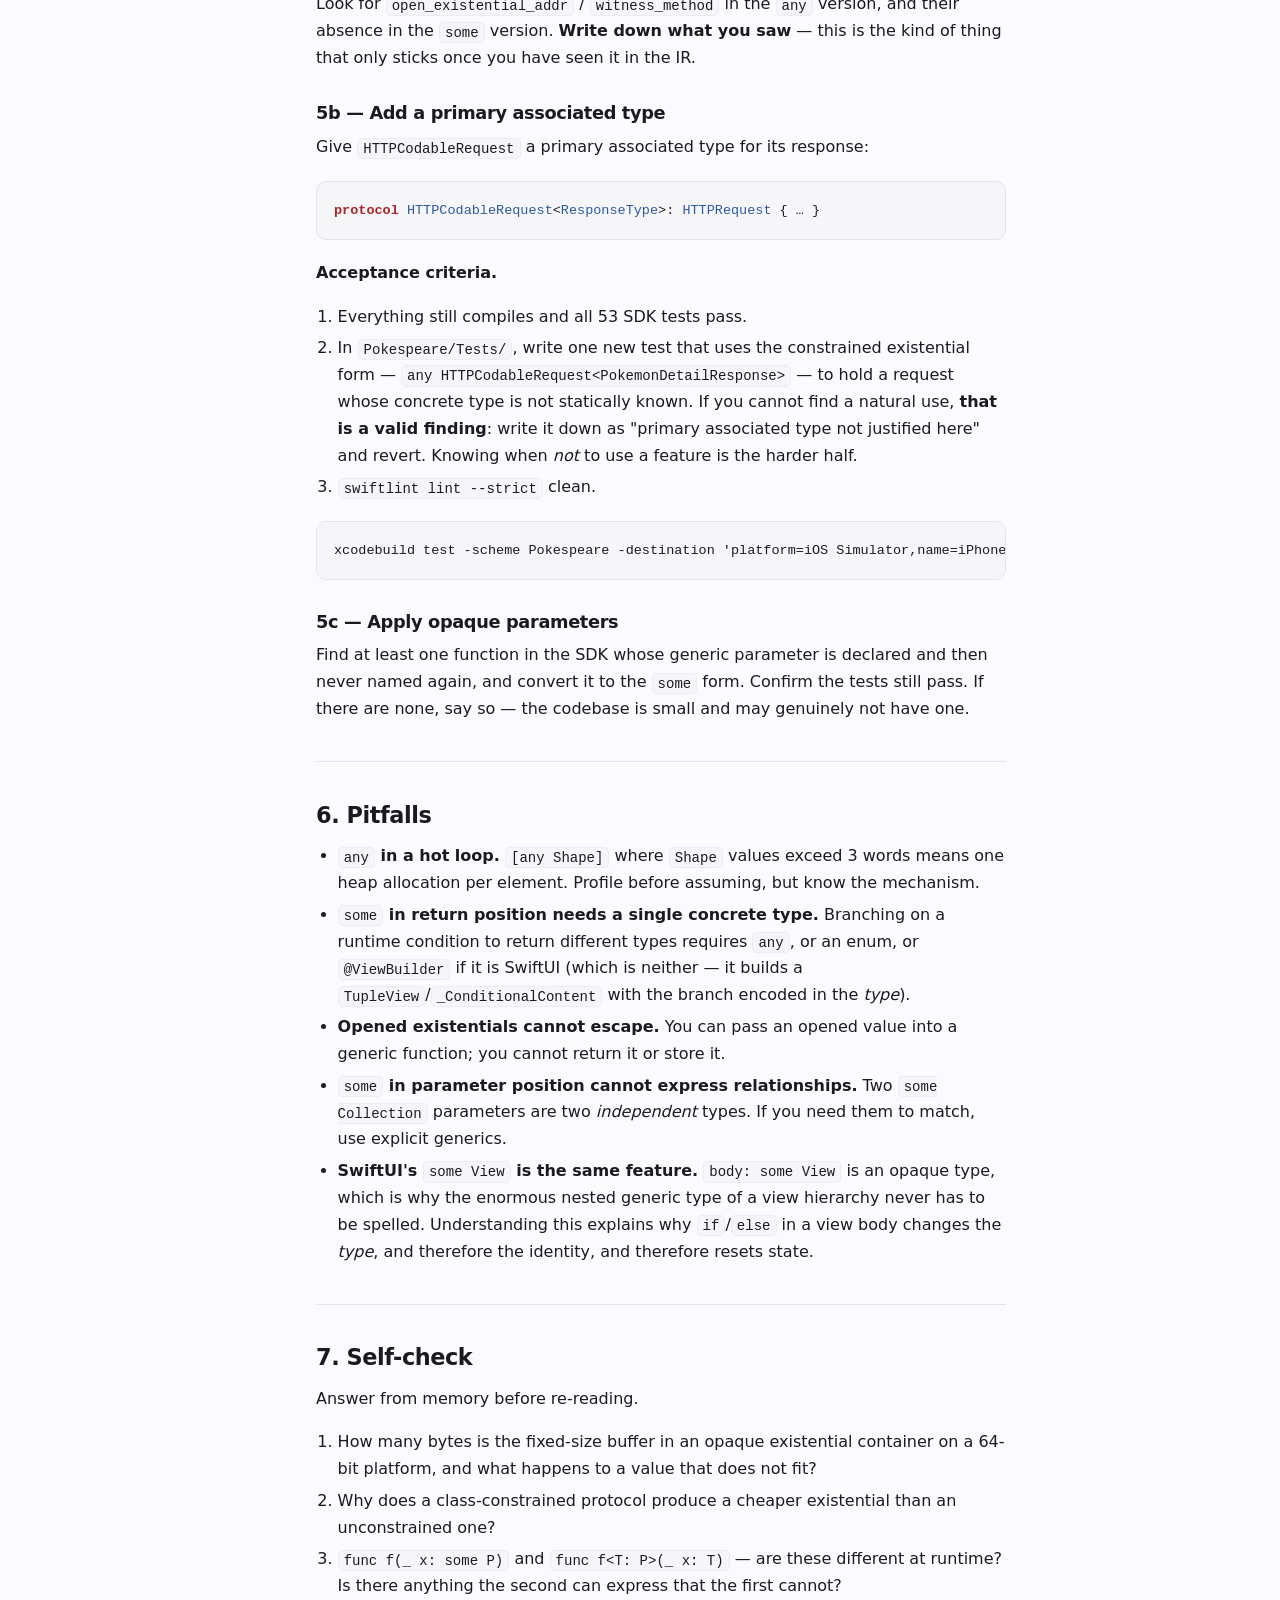
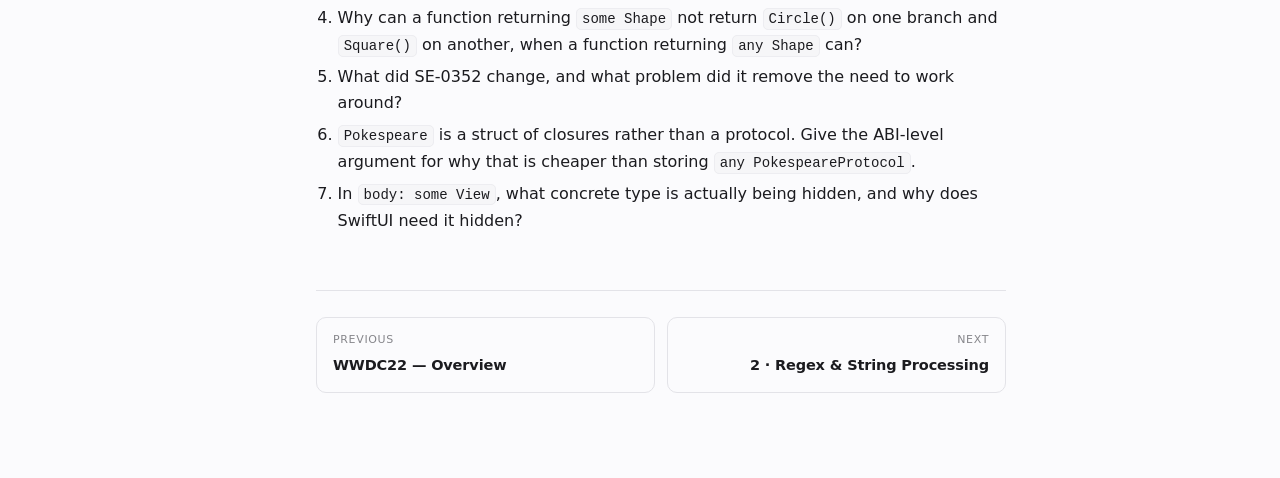
<file: docs/study/wwdc22/01-generics-and-existentials.html>
<!doctype html>
<html lang="en" data-lang="en" data-theme="auto">
<head>
<meta charset="utf-8">
<meta name="viewport" content="width=device-width, initial-scale=1">
<title>1 · Generics & Existentials · Swift Study</title>
<meta name="description" content="Swift &amp; Apple platform study curriculum, WWDC22 to WWDC25, applied to the Pokespeare project.">
<link rel="stylesheet" href="../assets/style.css">
<script>/* set theme+lang before paint to avoid flash */
(function(){try{var t=localStorage.getItem('study-theme');if(t)document.documentElement.dataset.theme=t;
var p=new URLSearchParams(location.search).get('lang');var l=p||localStorage.getItem('study-lang');
if(l==='it'||l==='en'){document.documentElement.dataset.lang=l;document.documentElement.lang=l;}}catch(e){}})();</script>
</head>
<body>
<a class="skip" href="#content">Skip to content</a>
<header class="topbar">
<button class="icon-btn" id="menu-btn" aria-label="Menu" aria-expanded="false">
<svg viewBox="0 0 24 24" aria-hidden="true"><path d="M3 6h18M3 12h18M3 18h18"/></svg></button>
<span class="brand"><span class="lang" data-l="en">Swift Study</span><span class="lang" data-l="it">Studio Swift</span></span>
<div class="spacer"></div>
<div class="lang-switch" role="group" aria-label="Language">
<button data-set-lang="en" aria-pressed="true">EN</button><button data-set-lang="it" aria-pressed="false">IT</button>
</div>
<button class="icon-btn" id="theme-btn" aria-label="Toggle theme">
<svg class="i-sun" viewBox="0 0 24 24" aria-hidden="true"><circle cx="12" cy="12" r="4.2"/><path d="M12 2v2.4M12 19.6V22M2 12h2.4M19.6 12H22M4.9 4.9l1.7 1.7M17.4 17.4l1.7 1.7M19.1 4.9l-1.7 1.7M6.6 17.4l-1.7 1.7"/></svg>
<svg class="i-moon" viewBox="0 0 24 24" aria-hidden="true"><path d="M20 14.5A8.5 8.5 0 1 1 9.5 4a7 7 0 0 0 10.5 10.5Z"/></svg></button>
</header>
<div class="shell" id="content">
<div class="lang" data-l="en">
<nav class="sidebar-nav" aria-label="Contents">
<p class="nav-title">Swift Study<small>WWDC22 → WWDC25</small></p>
<ul>
<li><a href="../index.html">Curriculum</a></li>
<li><a href="../00-version-map.html">Version Map</a></li>
<li><a href="../00-baseline.html">Baseline</a></li>
<li><a href="../review-protocol.html">Review Protocol</a></li>
</ul>
<p class="nav-group">WWDC22 · Swift 5.7 · iOS 16</p>
<ul>
<li><a href="../wwdc22/index.html">WWDC22 — Overview</a></li>
<li class="active"><a href="../wwdc22/01-generics-and-existentials.html">1 · Generics & Existentials</a></li>
<li><a href="../wwdc22/02-regex-and-string-processing.html">2 · Regex & String Processing</a></li>
<li><a href="../wwdc22/03-concurrency-foundations.html">3 · Concurrency Foundations</a></li>
<li><a href="../wwdc22/04-swiftui-navigation-and-layout.html">4 · SwiftUI Navigation & Layout</a></li>
<li><a href="../wwdc22/05-platform-debuts.html">5 · Platform Debuts</a></li>
<li><a href="../wwdc22/06-build-challenges.html">6 · Build Challenges</a></li>
</ul>
</nav>
<article class="doc">
<h1 id="wwdc22-module-1-generics-and-existentials">WWDC22 · Module 1 — Generics and Existentials</h1>
<p><strong>Swift 5.7</strong> · <a href="https://github.com/swiftlang/swift-evolution/blob/main/proposals/0335-existential-any.md">SE-0335</a>, <a href="https://github.com/swiftlang/swift-evolution/blob/main/proposals/0309-unlock-existential-types-for-all-protocols.md">SE-0309</a>, <a href="https://github.com/swiftlang/swift-evolution/blob/main/proposals/0341-opaque-parameters.md">SE-0341</a>, <a href="https://github.com/swiftlang/swift-evolution/blob/main/proposals/0346-light-weight-same-type-syntax.md">SE-0346</a>, <a href="https://github.com/swiftlang/swift-evolution/blob/main/proposals/0352-implicit-open-existentials.md">SE-0352</a>, <a href="https://github.com/swiftlang/swift-evolution/blob/main/proposals/0353-constrained-existential-types.md">SE-0353</a>, <a href="https://github.com/swiftlang/swift-evolution/blob/main/proposals/0358-primary-associated-types-in-stdlib.md">SE-0358</a></p>
<hr>
<h2 id="1-what-shipped-and-what-problem-it-solves">1. What shipped, and what problem it solves</h2>
<p>Before Swift 5.7, generics and protocols had a usability cliff. Two symptoms everyone hit:</p>
<p><strong>"Protocol can only be used as a generic constraint."</strong> The moment a protocol had an associated type, you could not write it as a type. <code>any Collection</code> was illegal. Your options were a type eraser you hand-wrote, or restructuring the whole call site around generics.</p>
<p><strong><code>some</code> and <code>any</code> looked identical but weren't.</strong> Both spelled as a bare protocol name — <code>func f(_ x: Shape)</code> — even though one is a compile-time-resolved concrete type and the other is a runtime box. Beginners could not tell them apart because the syntax gave them nothing to tell apart.</p>
<p>Swift 5.7 fixed both, plus the ergonomics around them. The through-line: <strong>make the distinction between "one specific type, chosen by the caller" and "any type, decided at runtime" visible in the source, then remove the artificial restrictions on the second one.</strong></p>
<hr>
<h2 id="2-how-it-actually-works">2. How it actually works</h2>
<p>This is the section that matters. If you only remember one thing from this module, make it the layout diagram.</p>
<h3 id="some-opaque-types-resolved-at-compile-time"><code>some</code> — opaque types, resolved at compile time</h3>
<pre><code class="language-swift">func makeShape() -&gt; some Shape { Circle() }
</code></pre>
<p><code>some Shape</code> means: <em>there is exactly one concrete type here, the compiler knows it, the caller does not.</em> The caller learns "this conforms to <code>Shape</code>" and nothing more.</p>
<p>Because the type is known at compile time, the compiler can <strong>specialize</strong>: it emits a version of the function with <code>Circle</code> baked in. Method calls are direct, the value is stored inline, no boxing, no indirection. The cost of <code>some</code> at runtime is <em>zero</em> — it is an information-hiding tool, not a performance tool.</p>
<p>The rule that trips people: a function returning <code>some Shape</code> must return <strong>the same</strong> concrete type on every path. This does not compile:</p>
<pre><code class="language-swift">func makeShape(circular: Bool) -&gt; some Shape {
  circular ? Circle() : Square()   // ❌ two different concrete types
}
</code></pre>
<h3 id="any-existentials-resolved-at-runtime"><code>any</code> — existentials, resolved at runtime</h3>
<pre><code class="language-swift">let shapes: [any Shape] = [Circle(), Square()]
</code></pre>
<p><code>any Shape</code> means: <em>some type conforming to <code>Shape</code>, possibly different for each value, decided at runtime.</em> The heterogeneous array above is only possible with <code>any</code>.</p>
<p>This costs something, and the cost is precisely specified in Swift's ABI documentation. From <a href="https://github.com/swiftlang/swift/blob/main/docs/ABI/TypeLayout.rst">the official type layout document</a>:</p>
<blockquote>
<p>If there is no class constraint on a protocol or protocol composition type, the existential container has to accommodate a value of arbitrary size and alignment. It does this using a <strong>fixed-size buffer</strong>, which is three pointers in size and pointer-aligned.</p>
</blockquote>
<p>The layout, quoted from that same document:</p>
<pre><code class="language-c">struct OpaqueExistentialContainer {
  void *fixedSizeBuffer[3];              // 24 bytes on 64-bit
  Metadata *type;                         // what type is actually in there
  WitnessTable *witnessTables[NUM_WITNESS_TABLES];  // how to call its methods
};
</code></pre>
<p>Read that carefully, because three consequences fall straight out of it:</p>
<ol>
<li><strong>Values ≤ 3 words fit inline.</strong> A <code>struct Point { var x, y: Double }</code> is 2 words — it lives directly in the buffer. Free.</li>
<li><strong>Values &gt; 3 words get heap-allocated.</strong> A struct with four <code>Double</code>s does not fit, so the existential stores a pointer to a <strong>side allocation</strong>. Putting one in an array means one heap allocation <em>per element</em>. This is the hidden cost of <code>[any Shape]</code>.</li>
<li><strong>Method calls go through a witness table.</strong> Not a direct call, not even a vtable — a table of function pointers looked up by protocol conformance. Not free, and not inlinable across the boundary.</li>
</ol>
<p>There is a cheaper case, also from the ABI doc: if a protocol is class-constrained (<code>protocol P: AnyObject</code>), the compiler uses a <code>ClassExistentialContainer</code> — a single pointer, since class instances are already one pointer and already carry their own metadata. No fixed-size buffer, no side allocation.</p>
<p><strong>The rule of thumb:</strong> reach for <code>some</code> by default. Reach for <code>any</code> when you genuinely need heterogeneity or runtime-varying types — and know that you are paying for it.</p>
<h3 id="why-any-became-mandatory">Why <code>any</code> became mandatory</h3>
<p><a href="https://github.com/swiftlang/swift-evolution/blob/main/proposals/0335-existential-any.md">SE-0335</a> made the keyword required (in Swift 6 language mode; a warning before that). The motivation is exactly the confusion above: the expensive thing looked identical to the free thing. Now the expensive thing is spelled longer, which is a deliberate design signal.</p>
<p>This project already follows the rule — <code>APIClient.swift:14</code> writes <code>private let session: any Session</code>, and <code>:12</code> writes <code>@Sendable (Int) -&gt; (any Swift.Error)?</code>.</p>
<h3 id="primary-associated-types-se-0346">Primary associated types — SE-0346</h3>
<p>The problem: <code>any Collection</code> tells you nothing about the element type. Before 5.7 you had no way to say "a collection of <code>Int</code>" without full generics.</p>
<p>A protocol now nominates some of its associated types as <em>primary</em>:</p>
<pre><code class="language-swift">protocol Collection&lt;Element&gt;: Sequence {   // Element is primary
  associatedtype Element
}
</code></pre>
<p>and callers constrain them positionally:</p>
<pre><code class="language-swift">func sum(_ xs: some Collection&lt;Int&gt;) -&gt; Int { xs.reduce(0, +) }
func sumAny(_ xs: any Collection&lt;Int&gt;) -&gt; Int { xs.reduce(0, +) }
</code></pre>
<p><a href="https://github.com/swiftlang/swift-evolution/blob/main/proposals/0358-primary-associated-types-in-stdlib.md">SE-0358</a> retrofitted these across the standard library — <code>Sequence&lt;Element&gt;</code>, <code>Collection&lt;Element&gt;</code>, <code>AsyncSequence&lt;Element, Failure&gt;</code>, and so on. This is why you can write <code>some Collection&lt;Int&gt;</code> today without declaring anything.</p>
<h3 id="opaque-parameters-se-0341">Opaque parameters — SE-0341</h3>
<p><code>some</code> in parameter position is pure sugar, but it is sugar you will use constantly:</p>
<pre><code class="language-swift">func f(_ xs: some Collection&lt;Int&gt;) -&gt; Int { xs.count }

// is exactly equivalent to:
func f&lt;C: Collection&lt;Int&gt;&gt;(_ xs: C) -&gt; Int { xs.count }
</code></pre>
<p>Same code, same performance, no angle brackets. Use the generic form only when you need to <em>name</em> the type parameter — for example to constrain two parameters to the same type, which the <code>some</code> form cannot express.</p>
<h3 id="implicitly-opened-existentials-se-0352">Implicitly opened existentials — SE-0352</h3>
<p>This is the quiet one that makes the whole thing hang together. Given a value of existential type, the compiler can now "open" it to call a generic function:</p>
<pre><code class="language-swift">protocol Shape { func area() -&gt; Double }

func areaOf&lt;S: Shape&gt;(_ s: S) -&gt; Double { s.area() }

func use(_ s: any Shape) -&gt; Double {
  areaOf(s)   // ✅ Swift 5.7+: compiler opens the box and binds S to the dynamic type
}
</code></pre>
<p>Before 5.7 this was an error, and the workaround was a protocol extension method that existed purely to bounce the call. The compiler now inserts the open automatically at the call site.</p>
<p>The limit: the opened type only exists for the duration of that call. You cannot return it, because there is no way to name it in the return type.</p>
<h3 id="unlocking-existentials-for-all-protocols-se-0309">Unlocking existentials for all protocols — SE-0309</h3>
<p>Finally: <code>any</code> now works for protocols with associated types and <code>Self</code> requirements. Where a member's type would depend on the erased type, that member is unavailable through the existential — the compiler tells you which. Everything else is usable.</p>
<hr>
<h2 id="3-official-sources">3. Official sources</h2>
<ul>
<li><a href="https://github.com/swiftlang/swift-evolution/blob/main/proposals/0335-existential-any.md">SE-0335 — Introduce existential <code>any</code></a> (Swift 5.6)</li>
<li><a href="https://github.com/swiftlang/swift-evolution/blob/main/proposals/0309-unlock-existential-types-for-all-protocols.md">SE-0309 — Unlock existentials for all protocols</a></li>
<li><a href="https://github.com/swiftlang/swift-evolution/blob/main/proposals/0341-opaque-parameters.md">SE-0341 — Opaque Parameter Declarations</a></li>
<li><a href="https://github.com/swiftlang/swift-evolution/blob/main/proposals/0346-light-weight-same-type-syntax.md">SE-0346 — Lightweight same-type requirements for primary associated types</a></li>
<li><a href="https://github.com/swiftlang/swift-evolution/blob/main/proposals/0352-implicit-open-existentials.md">SE-0352 — Implicitly Opened Existentials</a></li>
<li><a href="https://github.com/swiftlang/swift-evolution/blob/main/proposals/0353-constrained-existential-types.md">SE-0353 — Constrained Existential Types</a></li>
<li><a href="https://github.com/swiftlang/swift-evolution/blob/main/proposals/0358-primary-associated-types-in-stdlib.md">SE-0358 — Primary Associated Types in the Standard Library</a></li>
<li><a href="https://github.com/swiftlang/swift/blob/main/docs/ABI/TypeLayout.rst">Swift ABI — Type Layout</a> — the existential container layout quoted above</li>
<li><a href="https://docs.swift.org/swift-book/documentation/the-swift-programming-language/opaquetypes/">The Swift Programming Language — Opaque and Boxed Types</a></li>
</ul>
<hr>
<h2 id="4-where-it-lands-in-this-codebase">4. Where it lands in this codebase</h2>
<p>The SDK made an interesting architectural choice that is worth examining through this lens.</p>
<p><strong><code>Pokespeare</code> is a struct of closures, not a protocol.</strong> <code>Pokespeare.swift:3-5</code>:</p>
<pre><code class="language-swift">public struct Pokespeare: Sendable {
  private var _description: @Sendable (_ name: String) async throws -&gt; String
  private var _sprite: @Sendable (_ name: String) async throws -&gt; URL
}
</code></pre>
<p>The README explains the motivation: substitution in tests with no protocol to declare and no mock class to maintain. Ask yourself what the alternative would have cost. <code>protocol PokespeareProtocol</code> + <code>any PokespeareProtocol</code> stored in the view model means an existential box and witness-table dispatch on every call — plus a protocol declaration, plus a mock class per test target. The closure struct has neither. This is a good decision, and now you can articulate <em>why</em> in ABI terms.</p>
<p><strong>Where existentials are used, they are used correctly.</strong> <code>APIClient.swift:14</code> — <code>private let session: any Session</code> — is a legitimate <code>any</code>: the concrete type genuinely varies (real <code>URLSession</code> in production, <code>MockedSession</code> in tests), and it is stored, not just passed. <code>Session</code> is not class-constrained (<code>Session.swift:3</code> — <code>protocol Session: Sendable</code>), so this is an opaque existential container. <code>URLSession</code> is a class, so the buffer holds a single pointer and fits inline.</p>
<p><strong>Where the sugar is missing.</strong> <code>APIClient.swift:32</code>:</p>
<pre><code class="language-swift">func perform&lt;R: HTTPCodableRequest&gt;(_ request: R) async throws -&gt; R.ResponseType
</code></pre>
<p>This one <em>must</em> stay generic — the return type <code>R.ResponseType</code> names the type parameter, which <code>some</code> cannot do. Good instinct to check, wrong candidate. Look instead for functions that take a generic parameter and never name it again.</p>
<p><strong>A gap worth noticing.</strong> <code>HTTPCodableRequest</code> has an associated <code>ResponseType</code> but declares no primary associated type. If it did — <code>protocol HTTPCodableRequest&lt;ResponseType&gt;</code> — you could write <code>any HTTPCodableRequest&lt;PokemonDetailResponse&gt;</code>, which would make certain test helpers expressible.</p>
<hr>
<h2 id="5-exercise">5. Exercise</h2>
<p><strong>Goal:</strong> feel the difference between <code>some</code> and <code>any</code> in this codebase, and add a primary associated type where it earns its place.</p>
<h3 id="5a-measure-the-existential">5a — Measure the existential</h3>
<p>In a scratch file (not in the project), write two versions of a small function: one taking <code>some Session</code>, one taking <code>any Session</code>. Read the generated SIL for each and find the difference:</p>
<pre><code class="language-bash">xcrun swiftc -emit-sil -O yourfile.swift | swift demangle | less
</code></pre>
<p>Look for <code>open_existential_addr</code> / <code>witness_method</code> in the <code>any</code> version, and their absence in the <code>some</code> version. <strong>Write down what you saw</strong> — this is the kind of thing that only sticks once you have seen it in the IR.</p>
<h3 id="5b-add-a-primary-associated-type">5b — Add a primary associated type</h3>
<p>Give <code>HTTPCodableRequest</code> a primary associated type for its response:</p>
<pre><code class="language-swift">protocol HTTPCodableRequest&lt;ResponseType&gt;: HTTPRequest { … }
</code></pre>
<p><strong>Acceptance criteria.</strong></p>
<ol>
<li>Everything still compiles and all 53 SDK tests pass.</li>
<li>In <code>Pokespeare/Tests/</code>, write one new test that uses the constrained existential form — <code>any HTTPCodableRequest&lt;PokemonDetailResponse&gt;</code> — to hold a request whose concrete type is not statically known. If you cannot find a natural use, <strong>that is a valid finding</strong>: write it down as "primary associated type not justified here" and revert. Knowing when <em>not</em> to use a feature is the harder half.</li>
<li><code>swiftlint lint --strict</code> clean.</li>
</ol>
<pre><code class="language-bash">xcodebuild test -scheme Pokespeare -destination 'platform=iOS Simulator,name=iPhone 17 Pro'
</code></pre>
<h3 id="5c-apply-opaque-parameters">5c — Apply opaque parameters</h3>
<p>Find at least one function in the SDK whose generic parameter is declared and then never named again, and convert it to the <code>some</code> form. Confirm the tests still pass. If there are none, say so — the codebase is small and may genuinely not have one.</p>
<hr>
<h2 id="6-pitfalls">6. Pitfalls</h2>
<ul>
<li><strong><code>any</code> in a hot loop.</strong> <code>[any Shape]</code> where <code>Shape</code> values exceed 3 words means one heap allocation per element. Profile before assuming, but know the mechanism.</li>
<li><strong><code>some</code> in return position needs a single concrete type.</strong> Branching on a runtime condition to return different types requires <code>any</code>, or an enum, or <code>@ViewBuilder</code> if it is SwiftUI (which is neither — it builds a <code>TupleView</code>/<code>_ConditionalContent</code> with the branch encoded in the <em>type</em>).</li>
<li><strong>Opened existentials cannot escape.</strong> You can pass an opened value into a generic function; you cannot return it or store it.</li>
<li><strong><code>some</code> in parameter position cannot express relationships.</strong> Two <code>some Collection</code> parameters are two <em>independent</em> types. If you need them to match, use explicit generics.</li>
<li><strong>SwiftUI's <code>some View</code> is the same feature.</strong> <code>body: some View</code> is an opaque type, which is why the enormous nested generic type of a view hierarchy never has to be spelled. Understanding this explains why <code>if</code>/<code>else</code> in a view body changes the <em>type</em>, and therefore the identity, and therefore resets state.</li>
</ul>
<hr>
<h2 id="7-self-check">7. Self-check</h2>
<p>Answer from memory before re-reading.</p>
<ol>
<li>How many bytes is the fixed-size buffer in an opaque existential container on a 64-bit platform, and what happens to a value that does not fit?</li>
<li>Why does a class-constrained protocol produce a cheaper existential than an unconstrained one?</li>
<li><code>func f(_ x: some P)</code> and <code>func f&lt;T: P&gt;(_ x: T)</code> — are these different at runtime? Is there anything the second can express that the first cannot?</li>
<li>Why can a function returning <code>some Shape</code> not return <code>Circle()</code> on one branch and <code>Square()</code> on another, when a function returning <code>any Shape</code> can?</li>
<li>What did SE-0352 change, and what problem did it remove the need to work around?</li>
<li><code>Pokespeare</code> is a struct of closures rather than a protocol. Give the ABI-level argument for why that is cheaper than storing <code>any PokespeareProtocol</code>.</li>
<li>In <code>body: some View</code>, what concrete type is actually being hidden, and why does SwiftUI need it hidden?</li>
</ol>
<nav class="pager"><a class="pager-prev" href="../wwdc22/index.html"><span>Previous</span><strong>WWDC22 — Overview</strong></a><a class="pager-next" href="../wwdc22/02-regex-and-string-processing.html"><span>Next</span><strong>2 · Regex & String Processing</strong></a></nav>
</article>
<aside class="toc"><p>On this page</p><div class="toc">
<ul>
<li><a href="#wwdc22-module-1-generics-and-existentials">WWDC22 · Module 1 — Generics and Existentials</a><ul>
<li><a href="#1-what-shipped-and-what-problem-it-solves">1. What shipped, and what problem it solves</a></li>
<li><a href="#2-how-it-actually-works">2. How it actually works</a><ul>
<li><a href="#some-opaque-types-resolved-at-compile-time">some — opaque types, resolved at compile time</a></li>
<li><a href="#any-existentials-resolved-at-runtime">any — existentials, resolved at runtime</a></li>
<li><a href="#why-any-became-mandatory">Why any became mandatory</a></li>
<li><a href="#primary-associated-types-se-0346">Primary associated types — SE-0346</a></li>
<li><a href="#opaque-parameters-se-0341">Opaque parameters — SE-0341</a></li>
<li><a href="#implicitly-opened-existentials-se-0352">Implicitly opened existentials — SE-0352</a></li>
<li><a href="#unlocking-existentials-for-all-protocols-se-0309">Unlocking existentials for all protocols — SE-0309</a></li>
</ul>
</li>
<li><a href="#3-official-sources">3. Official sources</a></li>
<li><a href="#4-where-it-lands-in-this-codebase">4. Where it lands in this codebase</a></li>
<li><a href="#5-exercise">5. Exercise</a><ul>
<li><a href="#5a-measure-the-existential">5a — Measure the existential</a></li>
<li><a href="#5b-add-a-primary-associated-type">5b — Add a primary associated type</a></li>
<li><a href="#5c-apply-opaque-parameters">5c — Apply opaque parameters</a></li>
</ul>
</li>
<li><a href="#6-pitfalls">6. Pitfalls</a></li>
<li><a href="#7-self-check">7. Self-check</a></li>
</ul>
</li>
</ul>
</div>
</aside>
</div><div class="lang" data-l="it">
<nav class="sidebar-nav" aria-label="Indice">
<p class="nav-title">Studio Swift<small>WWDC22 → WWDC25</small></p>
<ul>
<li><a href="../index.html">Programma</a></li>
<li><a href="../00-version-map.html">Mappa delle versioni</a></li>
<li><a href="../00-baseline.html">Punto di partenza</a></li>
<li><a href="../review-protocol.html">Protocollo di revisione</a></li>
</ul>
<p class="nav-group">WWDC22 · Swift 5.7 · iOS 16</p>
<ul>
<li><a href="../wwdc22/index.html">WWDC22 — Panoramica</a></li>
<li class="active"><a href="../wwdc22/01-generics-and-existentials.html">1 · Generics ed existentials</a></li>
<li><a href="../wwdc22/02-regex-and-string-processing.html">2 · Regex ed elaborazione di stringhe</a></li>
<li><a href="../wwdc22/03-concurrency-foundations.html">3 · Fondamenta di concorrenza</a></li>
<li><a href="../wwdc22/04-swiftui-navigation-and-layout.html">4 · Navigazione e layout in SwiftUI</a></li>
<li><a href="../wwdc22/05-platform-debuts.html">5 · Debutti di piattaforma</a></li>
<li><a href="../wwdc22/06-build-challenges.html">6 · Sfide di implementazione</a></li>
</ul>
</nav>
<article class="doc">
<h1 id="wwdc22-modulo-1-generics-ed-existential">WWDC22 · Modulo 1 — Generics ed existential</h1>
<p><strong>Swift 5.7</strong> · <a href="https://github.com/swiftlang/swift-evolution/blob/main/proposals/0335-existential-any.md">SE-0335</a>, <a href="https://github.com/swiftlang/swift-evolution/blob/main/proposals/0309-unlock-existential-types-for-all-protocols.md">SE-0309</a>, <a href="https://github.com/swiftlang/swift-evolution/blob/main/proposals/0341-opaque-parameters.md">SE-0341</a>, <a href="https://github.com/swiftlang/swift-evolution/blob/main/proposals/0346-light-weight-same-type-syntax.md">SE-0346</a>, <a href="https://github.com/swiftlang/swift-evolution/blob/main/proposals/0352-implicit-open-existentials.md">SE-0352</a>, <a href="https://github.com/swiftlang/swift-evolution/blob/main/proposals/0353-constrained-existential-types.md">SE-0353</a>, <a href="https://github.com/swiftlang/swift-evolution/blob/main/proposals/0358-primary-associated-types-in-stdlib.md">SE-0358</a></p>
<hr>
<h2 id="1-cosa-e-uscito-e-quale-problema-risolve">1. Cosa è uscito, e quale problema risolve</h2>
<p>Prima di Swift 5.7 generics e protocol avevano uno scalino di usabilità. Due sintomi che tutti hanno incontrato:</p>
<p><strong>"Protocol can only be used as a generic constraint."</strong> Nel momento in cui un protocol aveva un associated type, non potevi scriverlo come tipo. <code>any Collection</code> era illegale. Le opzioni erano un type eraser scritto a mano, oppure ristrutturare l'intero call site attorno ai generics.</p>
<p><strong><code>some</code> e <code>any</code> sembravano identici ma non lo erano.</strong> Entrambi scritti come nome nudo del protocol — <code>func f(_ x: Shape)</code> — anche se uno è un tipo concreto risolto a compile-time e l'altro è una scatola a runtime. I principianti non potevano distinguerli perché la sintassi non dava nulla da distinguere.</p>
<p>Swift 5.7 ha sistemato entrambi, più l'ergonomia attorno. Il filo conduttore: <strong>rendere visibile nel sorgente la distinzione tra "un tipo specifico, scelto dal chiamante" e "un tipo qualsiasi, deciso a runtime", e poi rimuovere le restrizioni artificiali sul secondo.</strong></p>
<hr>
<h2 id="2-come-funziona-davvero">2. Come funziona davvero</h2>
<p>È la sezione che conta. Se di questo modulo ricordi una cosa sola, che sia lo schema del layout.</p>
<h3 id="some-tipi-opachi-risolti-a-compile-time"><code>some</code> — tipi opachi, risolti a compile-time</h3>
<pre><code class="language-swift">func makeShape() -&gt; some Shape { Circle() }
</code></pre>
<p><code>some Shape</code> significa: <em>qui c'è esattamente un tipo concreto, il compilatore lo conosce, il chiamante no.</em> Il chiamante impara "questo è conforme a <code>Shape</code>" e nient'altro.</p>
<p>Poiché il tipo è noto a compile-time, il compilatore può <strong>specializzare</strong>: emette una versione della funzione con <code>Circle</code> incorporato. Le chiamate a metodo sono dirette, il valore è memorizzato inline, niente boxing, niente indirezione. Il costo di <code>some</code> a runtime è <em>zero</em> — è uno strumento di occultamento dell'informazione, non di performance.</p>
<p>La regola che frega: una funzione che restituisce <code>some Shape</code> deve restituire <strong>lo stesso</strong> tipo concreto su ogni percorso. Questo non compila:</p>
<pre><code class="language-swift">func makeShape(circular: Bool) -&gt; some Shape {
  circular ? Circle() : Square()   // ❌ due tipi concreti diversi
}
</code></pre>
<h3 id="any-existential-risolti-a-runtime"><code>any</code> — existential, risolti a runtime</h3>
<pre><code class="language-swift">let shapes: [any Shape] = [Circle(), Square()]
</code></pre>
<p><code>any Shape</code> significa: <em>un tipo qualsiasi conforme a <code>Shape</code>, potenzialmente diverso per ogni valore, deciso a runtime.</em> L'array eterogeneo qui sopra è possibile solo con <code>any</code>.</p>
<p>Questo costa qualcosa, e il costo è specificato con precisione nella documentazione ABI di Swift. Dal <a href="https://github.com/swiftlang/swift/blob/main/docs/ABI/TypeLayout.rst">documento ufficiale sul layout dei tipi</a>:</p>
<blockquote>
<p>If there is no class constraint on a protocol or protocol composition type, the existential container has to accommodate a value of arbitrary size and alignment. It does this using a <strong>fixed-size buffer</strong>, which is three pointers in size and pointer-aligned.</p>
</blockquote>
<p>Il layout, citato dallo stesso documento:</p>
<pre><code class="language-c">struct OpaqueExistentialContainer {
  void *fixedSizeBuffer[3];              // 24 byte su 64 bit
  Metadata *type;                         // che tipo c'è davvero dentro
  WitnessTable *witnessTables[NUM_WITNESS_TABLES];  // come chiamarne i metodi
};
</code></pre>
<p>Leggilo con attenzione, perché ne discendono direttamente tre conseguenze:</p>
<ol>
<li><strong>I valori ≤ 3 word stanno inline.</strong> Una <code>struct Point { var x, y: Double }</code> è 2 word — vive direttamente nel buffer. Gratis.</li>
<li><strong>I valori &gt; 3 word finiscono sull'heap.</strong> Una struct con quattro <code>Double</code> non ci sta, quindi l'existential memorizza un puntatore a una <strong>side allocation</strong>. Metterne uno in un array significa un'allocazione heap <em>per elemento</em>. È il costo nascosto di <code>[any Shape]</code>.</li>
<li><strong>Le chiamate a metodo passano da una witness table.</strong> Non una chiamata diretta, nemmeno una vtable — una tabella di puntatori a funzione cercata per conformance. Non è gratis, e non è inlinabile attraverso il confine.</li>
</ol>
<p>C'è un caso più economico, sempre dal documento ABI: se un protocol è vincolato a classi (<code>protocol P: AnyObject</code>), il compilatore usa un <code>ClassExistentialContainer</code> — un singolo puntatore, dato che le istanze di classe sono già un puntatore e portano già i propri metadata. Niente buffer a dimensione fissa, niente side allocation.</p>
<p><strong>La regola pratica:</strong> usa <code>some</code> di default. Usa <code>any</code> quando ti serve davvero eterogeneità o tipi che variano a runtime — e sappi che lo stai pagando.</p>
<h3 id="perche-any-e-diventato-obbligatorio">Perché <code>any</code> è diventato obbligatorio</h3>
<p><a href="https://github.com/swiftlang/swift-evolution/blob/main/proposals/0335-existential-any.md">SE-0335</a> ha reso la parola chiave obbligatoria (in Swift 6 language mode; un warning prima). La motivazione è esattamente la confusione qui sopra: la cosa costosa sembrava identica a quella gratuita. Ora la cosa costosa si scrive più lunga, che è un segnale di design deliberato.</p>
<p>Questo progetto segue già la regola — <code>APIClient.swift:14</code> scrive <code>private let session: any Session</code>, e <code>:12</code> scrive <code>@Sendable (Int) -&gt; (any Swift.Error)?</code>.</p>
<h3 id="primary-associated-type-se-0346">Primary associated type — SE-0346</h3>
<p>Il problema: <code>any Collection</code> non ti dice nulla sul tipo degli elementi. Prima di 5.7 non avevi modo di dire "una collection di <code>Int</code>" senza generics completi.</p>
<p>Un protocol ora nomina alcuni dei suoi associated type come <em>primari</em>:</p>
<pre><code class="language-swift">protocol Collection&lt;Element&gt;: Sequence {   // Element è primario
  associatedtype Element
}
</code></pre>
<p>e i chiamanti li vincolano posizionalmente:</p>
<pre><code class="language-swift">func sum(_ xs: some Collection&lt;Int&gt;) -&gt; Int { xs.reduce(0, +) }
func sumAny(_ xs: any Collection&lt;Int&gt;) -&gt; Int { xs.reduce(0, +) }
</code></pre>
<p><a href="https://github.com/swiftlang/swift-evolution/blob/main/proposals/0358-primary-associated-types-in-stdlib.md">SE-0358</a> li ha applicati retroattivamente a tutta la standard library — <code>Sequence&lt;Element&gt;</code>, <code>Collection&lt;Element&gt;</code>, <code>AsyncSequence&lt;Element, Failure&gt;</code> e così via. È il motivo per cui oggi puoi scrivere <code>some Collection&lt;Int&gt;</code> senza dichiarare nulla.</p>
<h3 id="opaque-parameter-se-0341">Opaque parameter — SE-0341</h3>
<p><code>some</code> in posizione di parametro è puro zucchero sintattico, ma è zucchero che userai di continuo:</p>
<pre><code class="language-swift">func f(_ xs: some Collection&lt;Int&gt;) -&gt; Int { xs.count }

// è esattamente equivalente a:
func f&lt;C: Collection&lt;Int&gt;&gt;(_ xs: C) -&gt; Int { xs.count }
</code></pre>
<p>Stesso codice, stessa performance, niente parentesi angolari. Usa la forma generica solo quando devi <em>nominare</em> il parametro di tipo — per esempio per vincolare due parametri allo stesso tipo, cosa che la forma <code>some</code> non può esprimere.</p>
<h3 id="existential-aperti-implicitamente-se-0352">Existential aperti implicitamente — SE-0352</h3>
<p>È quello silenzioso che tiene insieme tutto il resto. Dato un valore di tipo existential, il compilatore può ora "aprirlo" per chiamare una funzione generica:</p>
<pre><code class="language-swift">protocol Shape { func area() -&gt; Double }

func areaOf&lt;S: Shape&gt;(_ s: S) -&gt; Double { s.area() }

func use(_ s: any Shape) -&gt; Double {
  areaOf(s)   // ✅ Swift 5.7+: il compilatore apre la scatola e lega S al tipo dinamico
}
</code></pre>
<p>Prima di 5.7 era un errore, e il workaround era un metodo in protocol extension che esisteva solo per rimbalzare la chiamata. Ora il compilatore inserisce l'apertura automaticamente al call site.</p>
<p>Il limite: il tipo aperto esiste solo per la durata di quella chiamata. Non puoi restituirlo, perché non c'è modo di nominarlo nel tipo di ritorno.</p>
<h3 id="existential-per-tutti-i-protocol-se-0309">Existential per tutti i protocol — SE-0309</h3>
<p>Infine: <code>any</code> ora funziona per protocol con associated type e requisiti su <code>Self</code>. Dove il tipo di un membro dipenderebbe dal tipo cancellato, quel membro non è disponibile attraverso l'existential — il compilatore ti dice quale. Tutto il resto è utilizzabile.</p>
<hr>
<h2 id="3-fonti-ufficiali">3. Fonti ufficiali</h2>
<ul>
<li><a href="https://github.com/swiftlang/swift-evolution/blob/main/proposals/0335-existential-any.md">SE-0335 — Introduce existential <code>any</code></a> (Swift 5.6)</li>
<li><a href="https://github.com/swiftlang/swift-evolution/blob/main/proposals/0309-unlock-existential-types-for-all-protocols.md">SE-0309 — Unlock existentials for all protocols</a></li>
<li><a href="https://github.com/swiftlang/swift-evolution/blob/main/proposals/0341-opaque-parameters.md">SE-0341 — Opaque Parameter Declarations</a></li>
<li><a href="https://github.com/swiftlang/swift-evolution/blob/main/proposals/0346-light-weight-same-type-syntax.md">SE-0346 — Lightweight same-type requirements for primary associated types</a></li>
<li><a href="https://github.com/swiftlang/swift-evolution/blob/main/proposals/0352-implicit-open-existentials.md">SE-0352 — Implicitly Opened Existentials</a></li>
<li><a href="https://github.com/swiftlang/swift-evolution/blob/main/proposals/0353-constrained-existential-types.md">SE-0353 — Constrained Existential Types</a></li>
<li><a href="https://github.com/swiftlang/swift-evolution/blob/main/proposals/0358-primary-associated-types-in-stdlib.md">SE-0358 — Primary Associated Types in the Standard Library</a></li>
<li><a href="https://github.com/swiftlang/swift/blob/main/docs/ABI/TypeLayout.rst">Swift ABI — Type Layout</a> — il layout dell'existential container citato sopra</li>
<li><a href="https://docs.swift.org/swift-book/documentation/the-swift-programming-language/opaquetypes/">The Swift Programming Language — Opaque and Boxed Types</a></li>
</ul>
<hr>
<h2 id="4-dove-atterra-in-questo-codebase">4. Dove atterra in questo codebase</h2>
<p>L'SDK ha fatto una scelta architetturale interessante che vale la pena esaminare con questa lente.</p>
<p><strong><code>Pokespeare</code> è una struct di closure, non un protocol.</strong> <code>Pokespeare.swift:3-5</code>:</p>
<pre><code class="language-swift">public struct Pokespeare: Sendable {
  private var _description: @Sendable (_ name: String) async throws -&gt; String
  private var _sprite: @Sendable (_ name: String) async throws -&gt; URL
}
</code></pre>
<p>Il README spiega la motivazione: sostituzione nei test senza protocol da dichiarare e senza mock class da mantenere. Chiediti quanto sarebbe costata l'alternativa. <code>protocol PokespeareProtocol</code> + <code>any PokespeareProtocol</code> tenuto nel view model significa una scatola existential e dispatch via witness table a ogni chiamata — più una dichiarazione di protocol, più una mock class per test target. La struct di closure non ha né l'una né l'altra. È una buona decisione, e ora sai articolarne il <em>perché</em> in termini di ABI.</p>
<p><strong>Dove si usano existential, si usano correttamente.</strong> <code>APIClient.swift:14</code> — <code>private let session: any Session</code> — è un <code>any</code> legittimo: il tipo concreto varia davvero (<code>URLSession</code> reale in produzione, <code>MockedSession</code> nei test), ed è memorizzato, non solo passato. <code>Session</code> non è vincolato a classi (<code>Session.swift:3</code> — <code>protocol Session: Sendable</code>), quindi è un opaque existential container. <code>URLSession</code> è una classe, quindi il buffer contiene un singolo puntatore e sta inline.</p>
<p><strong>Dove manca lo zucchero.</strong> <code>APIClient.swift:32</code>:</p>
<pre><code class="language-swift">func perform&lt;R: HTTPCodableRequest&gt;(_ request: R) async throws -&gt; R.ResponseType
</code></pre>
<p>Questa <em>deve</em> restare generica — il tipo di ritorno <code>R.ResponseType</code> nomina il parametro di tipo, cosa che <code>some</code> non può fare. Buon istinto controllarla, candidato sbagliato. Cerca invece funzioni che prendono un parametro generico e non lo nominano mai più.</p>
<p><strong>Un buco da notare.</strong> <code>HTTPCodableRequest</code> ha un <code>ResponseType</code> associato ma non dichiara alcun primary associated type. Se lo facesse — <code>protocol HTTPCodableRequest&lt;ResponseType&gt;</code> — potresti scrivere <code>any HTTPCodableRequest&lt;PokemonDetailResponse&gt;</code>, il che renderebbe esprimibili certi helper di test.</p>
<hr>
<h2 id="5-esercizio">5. Esercizio</h2>
<p><strong>Obiettivo:</strong> sentire la differenza tra <code>some</code> e <code>any</code> in questo codebase, e aggiungere un primary associated type dove se lo guadagna.</p>
<h3 id="5a-misura-lexistential">5a — Misura l'existential</h3>
<p>In un file di scarto (non nel progetto), scrivi due versioni di una piccola funzione: una che prende <code>some Session</code>, una che prende <code>any Session</code>. Leggi il SIL generato per entrambe e trova la differenza:</p>
<pre><code class="language-bash">xcrun swiftc -emit-sil -O tuofile.swift | swift demangle | less
</code></pre>
<p>Cerca <code>open_existential_addr</code> / <code>witness_method</code> nella versione <code>any</code>, e la loro assenza nella versione <code>some</code>. <strong>Scrivi cosa hai visto</strong> — è il tipo di cosa che si fissa solo dopo averla vista nell'IR.</p>
<h3 id="5b-aggiungi-un-primary-associated-type">5b — Aggiungi un primary associated type</h3>
<p>Dai a <code>HTTPCodableRequest</code> un primary associated type per la sua risposta:</p>
<pre><code class="language-swift">protocol HTTPCodableRequest&lt;ResponseType&gt;: HTTPRequest { … }
</code></pre>
<p><strong>Criteri di accettazione.</strong></p>
<ol>
<li>Tutto compila ancora e i 53 test SDK passano.</li>
<li>In <code>Pokespeare/Tests/</code>, scrivi un nuovo test che usa la forma existential vincolata — <code>any HTTPCodableRequest&lt;PokemonDetailResponse&gt;</code> — per contenere una request il cui tipo concreto non è noto staticamente. Se non trovi un uso naturale, <strong>è un risultato valido</strong>: scrivilo come "primary associated type non giustificato qui" e fai marcia indietro. Sapere quando <em>non</em> usare una feature è la metà più difficile.</li>
<li><code>swiftlint lint --strict</code> pulito.</li>
</ol>
<pre><code class="language-bash">xcodebuild test -scheme Pokespeare -destination 'platform=iOS Simulator,name=iPhone 17 Pro'
</code></pre>
<h3 id="5c-applica-gli-opaque-parameter">5c — Applica gli opaque parameter</h3>
<p>Trova almeno una funzione nell'SDK il cui parametro generico è dichiarato e poi mai più nominato, e convertila alla forma <code>some</code>. Verifica che i test passino ancora. Se non ce ne sono, dillo — il codebase è piccolo e potrebbe genuinamente non averne.</p>
<hr>
<h2 id="6-trappole">6. Trappole</h2>
<ul>
<li><strong><code>any</code> in un loop caldo.</strong> <code>[any Shape]</code> dove i valori <code>Shape</code> superano 3 word significa un'allocazione heap per elemento. Profila prima di dare per scontato, ma conosci il meccanismo.</li>
<li><strong><code>some</code> in posizione di ritorno vuole un unico tipo concreto.</strong> Ramificare su una condizione a runtime per restituire tipi diversi richiede <code>any</code>, o un enum, o <code>@ViewBuilder</code> se è SwiftUI (che non è né l'uno né l'altro — costruisce un <code>TupleView</code>/<code>_ConditionalContent</code> con il ramo codificato nel <em>tipo</em>).</li>
<li><strong>Gli existential aperti non possono uscire.</strong> Puoi passare un valore aperto a una funzione generica; non puoi restituirlo o memorizzarlo.</li>
<li><strong><code>some</code> in posizione di parametro non può esprimere relazioni.</strong> Due parametri <code>some Collection</code> sono due tipi <em>indipendenti</em>. Se devono coincidere, usa generics espliciti.</li>
<li><strong>Il <code>some View</code> di SwiftUI è la stessa feature.</strong> <code>body: some View</code> è un tipo opaco, ed è il motivo per cui l'enorme tipo generico annidato di una gerarchia di view non va mai scritto. Capirlo spiega perché un <code>if</code>/<code>else</code> nel body di una view cambia il <em>tipo</em>, quindi l'identità, quindi azzera lo stato.</li>
</ul>
<hr>
<h2 id="7-autovalutazione">7. Autovalutazione</h2>
<p>Rispondi a memoria prima di rileggere.</p>
<ol>
<li>Quanti byte è il buffer a dimensione fissa in un opaque existential container su piattaforma a 64 bit, e cosa succede a un valore che non ci sta?</li>
<li>Perché un protocol vincolato a classi produce un existential più economico di uno non vincolato?</li>
<li><code>func f(_ x: some P)</code> e <code>func f&lt;T: P&gt;(_ x: T)</code> — sono diversi a runtime? C'è qualcosa che il secondo può esprimere e il primo no?</li>
<li>Perché una funzione che restituisce <code>some Shape</code> non può restituire <code>Circle()</code> su un ramo e <code>Square()</code> su un altro, mentre una che restituisce <code>any Shape</code> sì?</li>
<li>Cosa ha cambiato SE-0352, e quale workaround ha reso non più necessario?</li>
<li><code>Pokespeare</code> è una struct di closure invece che un protocol. Dai l'argomentazione a livello di ABI sul perché sia più economico che memorizzare <code>any PokespeareProtocol</code>.</li>
<li>In <code>body: some View</code>, quale tipo concreto viene effettivamente nascosto, e perché SwiftUI ha bisogno di nasconderlo?</li>
</ol>
<nav class="pager"><a class="pager-prev" href="../wwdc22/index.html"><span>Precedente</span><strong>WWDC22 — Panoramica</strong></a><a class="pager-next" href="../wwdc22/02-regex-and-string-processing.html"><span>Successivo</span><strong>2 · Regex ed elaborazione di stringhe</strong></a></nav>
</article>
<aside class="toc"><p>In questa pagina</p><div class="toc">
<ul>
<li><a href="#wwdc22-modulo-1-generics-ed-existential">WWDC22 · Modulo 1 — Generics ed existential</a><ul>
<li><a href="#1-cosa-e-uscito-e-quale-problema-risolve">1. Cosa è uscito, e quale problema risolve</a></li>
<li><a href="#2-come-funziona-davvero">2. Come funziona davvero</a><ul>
<li><a href="#some-tipi-opachi-risolti-a-compile-time">some — tipi opachi, risolti a compile-time</a></li>
<li><a href="#any-existential-risolti-a-runtime">any — existential, risolti a runtime</a></li>
<li><a href="#perche-any-e-diventato-obbligatorio">Perché any è diventato obbligatorio</a></li>
<li><a href="#primary-associated-type-se-0346">Primary associated type — SE-0346</a></li>
<li><a href="#opaque-parameter-se-0341">Opaque parameter — SE-0341</a></li>
<li><a href="#existential-aperti-implicitamente-se-0352">Existential aperti implicitamente — SE-0352</a></li>
<li><a href="#existential-per-tutti-i-protocol-se-0309">Existential per tutti i protocol — SE-0309</a></li>
</ul>
</li>
<li><a href="#3-fonti-ufficiali">3. Fonti ufficiali</a></li>
<li><a href="#4-dove-atterra-in-questo-codebase">4. Dove atterra in questo codebase</a></li>
<li><a href="#5-esercizio">5. Esercizio</a><ul>
<li><a href="#5a-misura-lexistential">5a — Misura l'existential</a></li>
<li><a href="#5b-aggiungi-un-primary-associated-type">5b — Aggiungi un primary associated type</a></li>
<li><a href="#5c-applica-gli-opaque-parameter">5c — Applica gli opaque parameter</a></li>
</ul>
</li>
<li><a href="#6-trappole">6. Trappole</a></li>
<li><a href="#7-autovalutazione">7. Autovalutazione</a></li>
</ul>
</li>
</ul>
</div>
</aside>
</div>
</div>
<script src="../assets/app.js"></script>
</body>
</html>
</file>
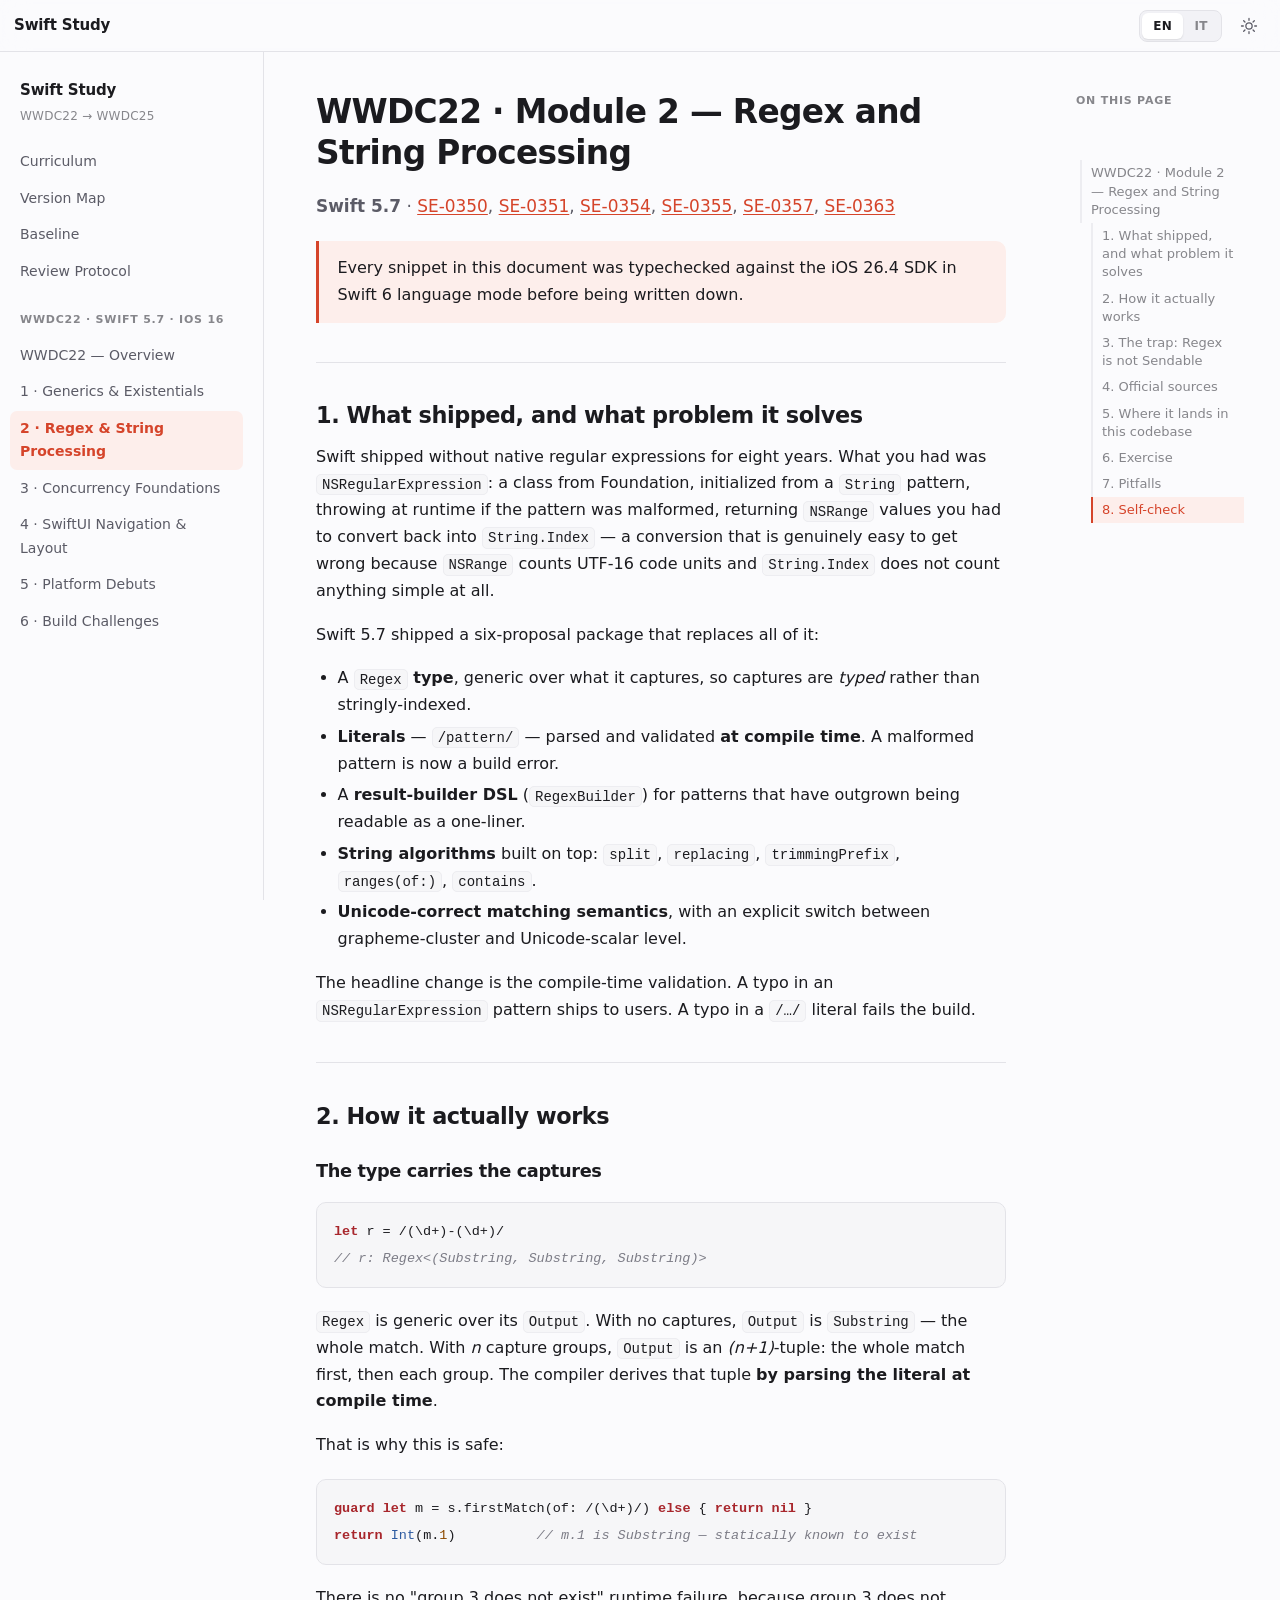
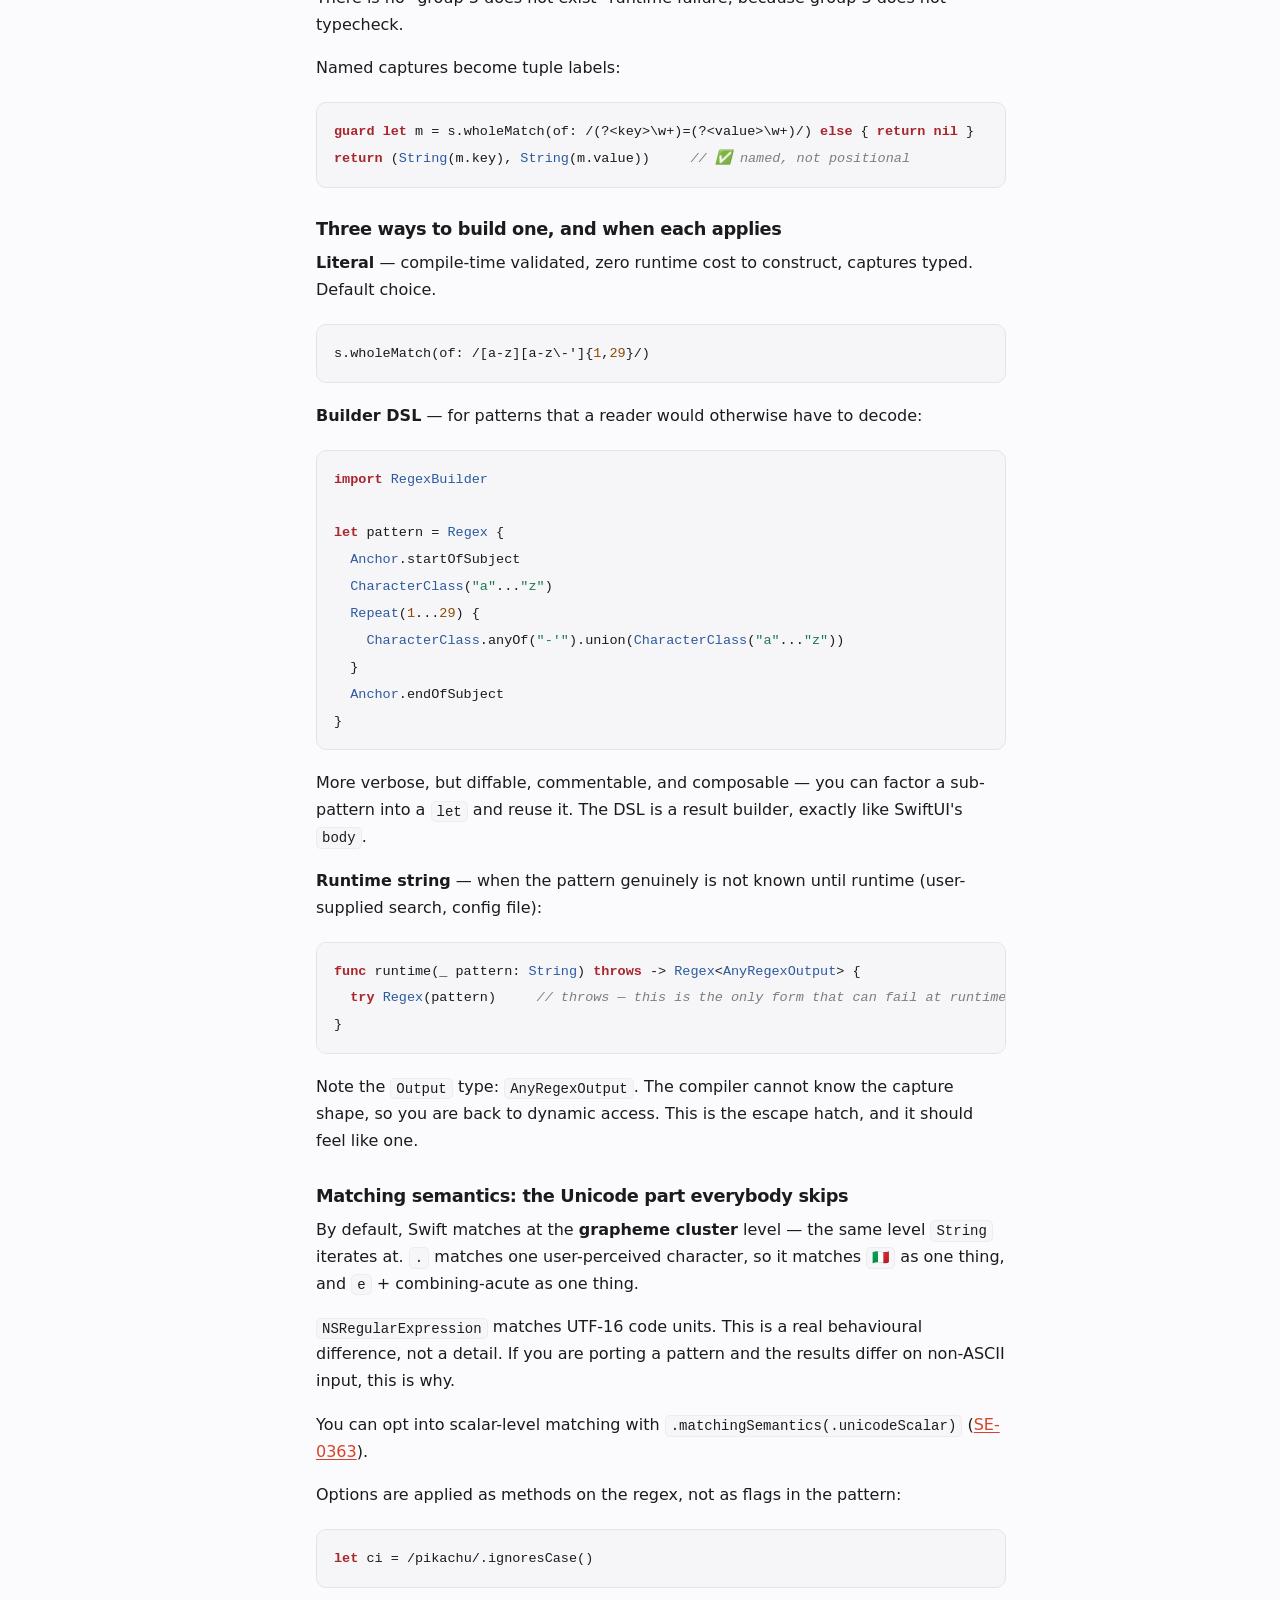
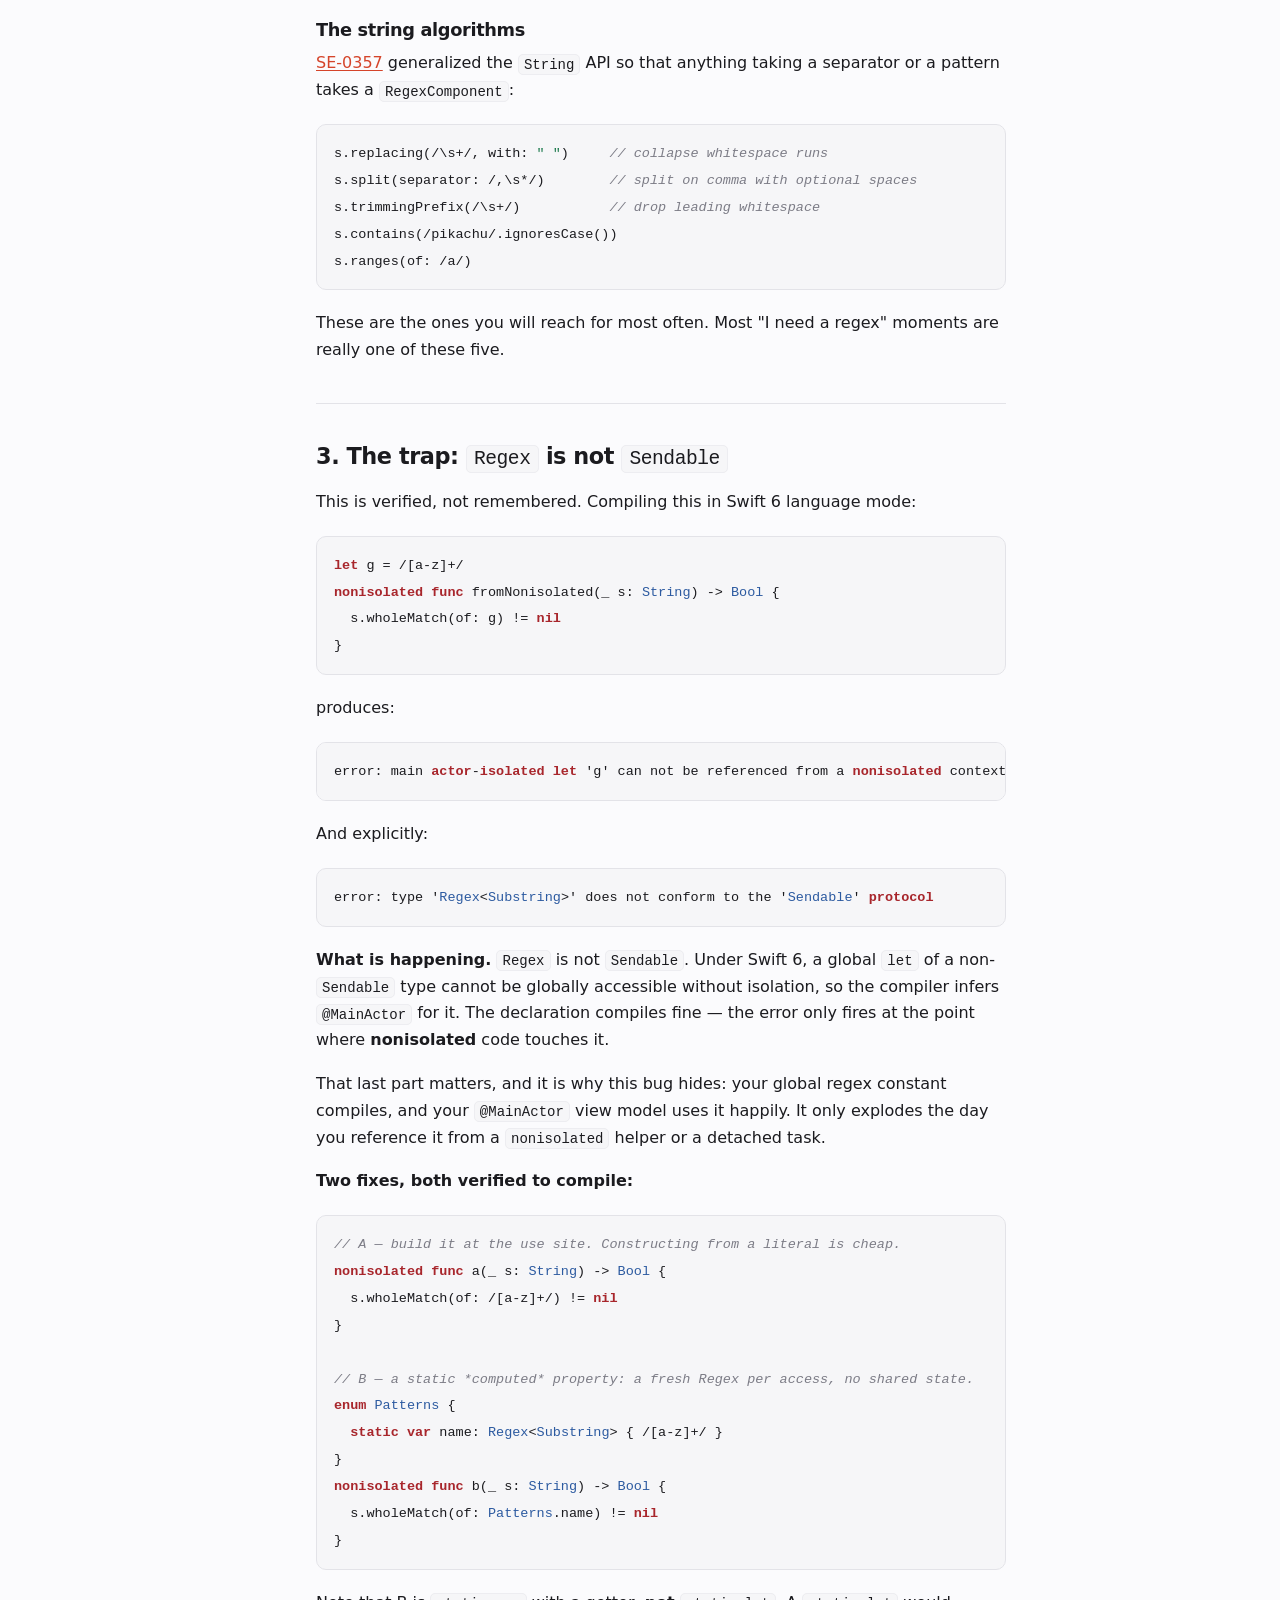
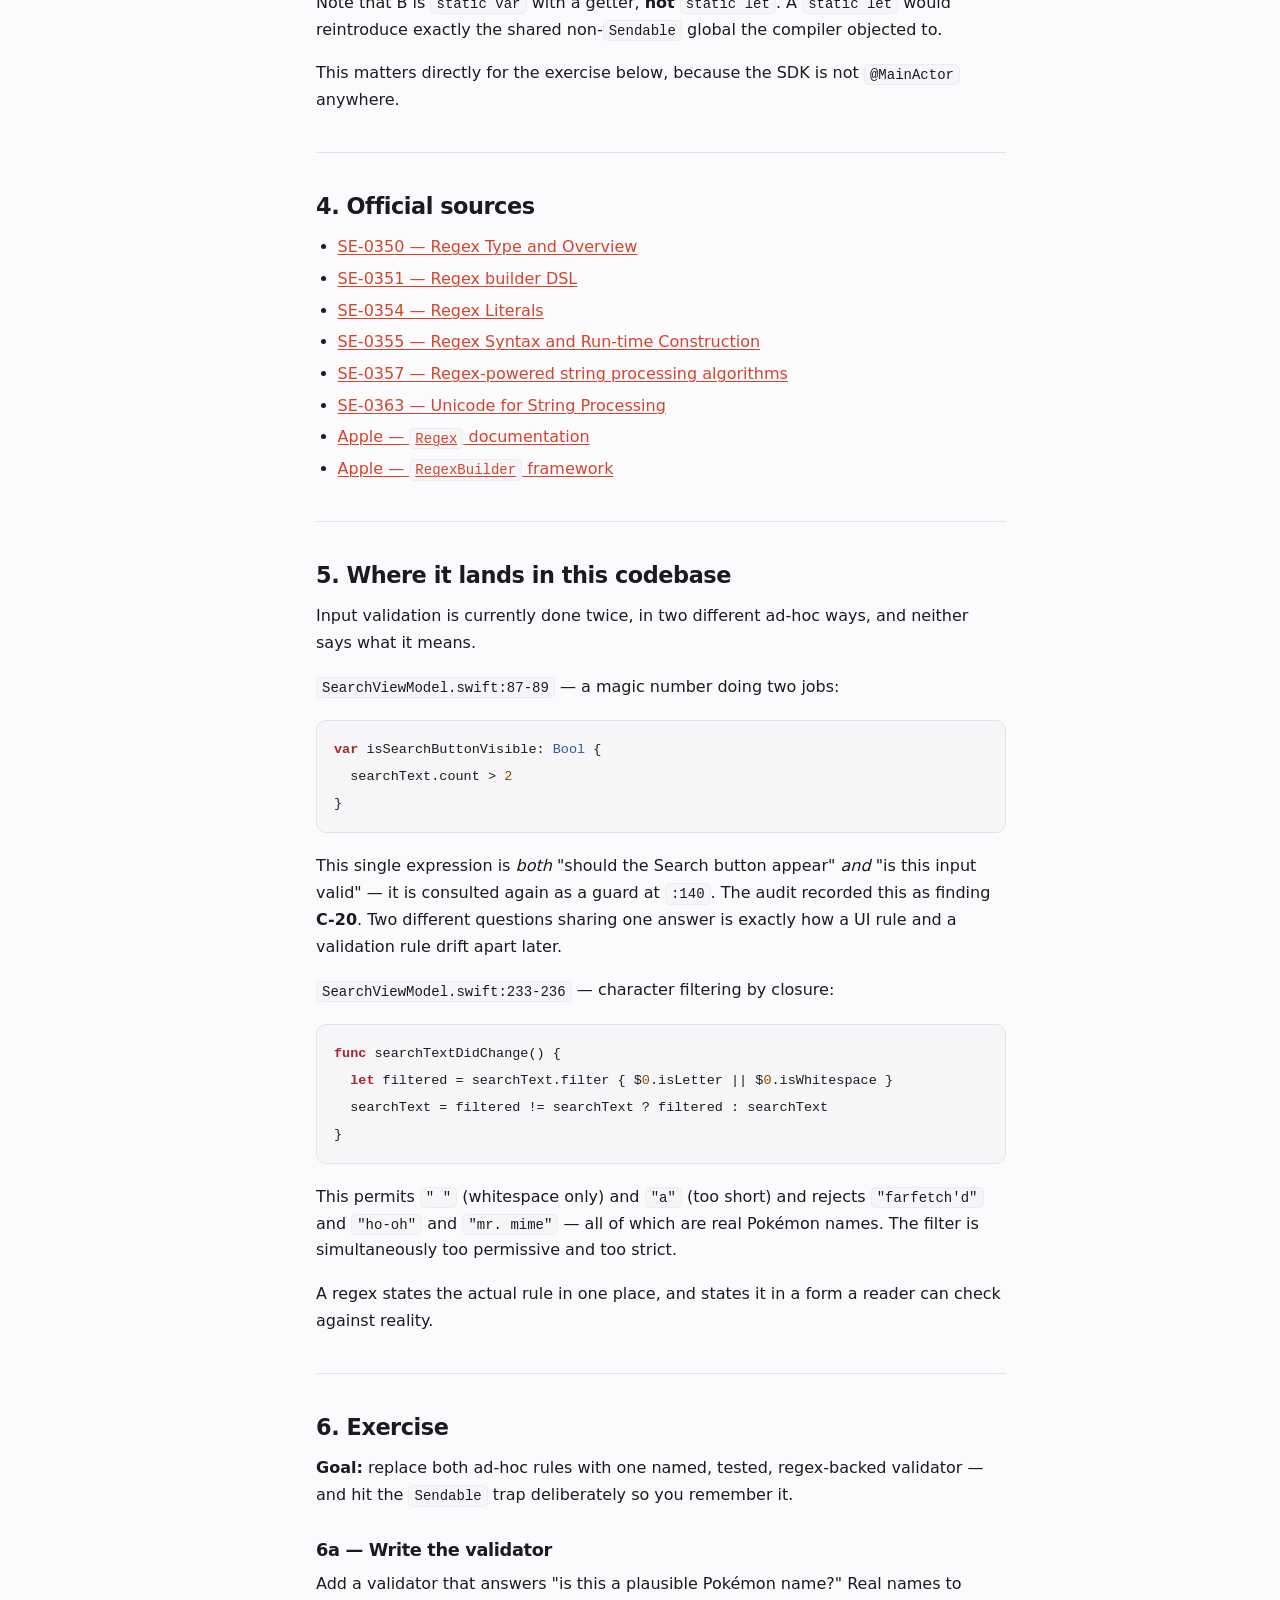
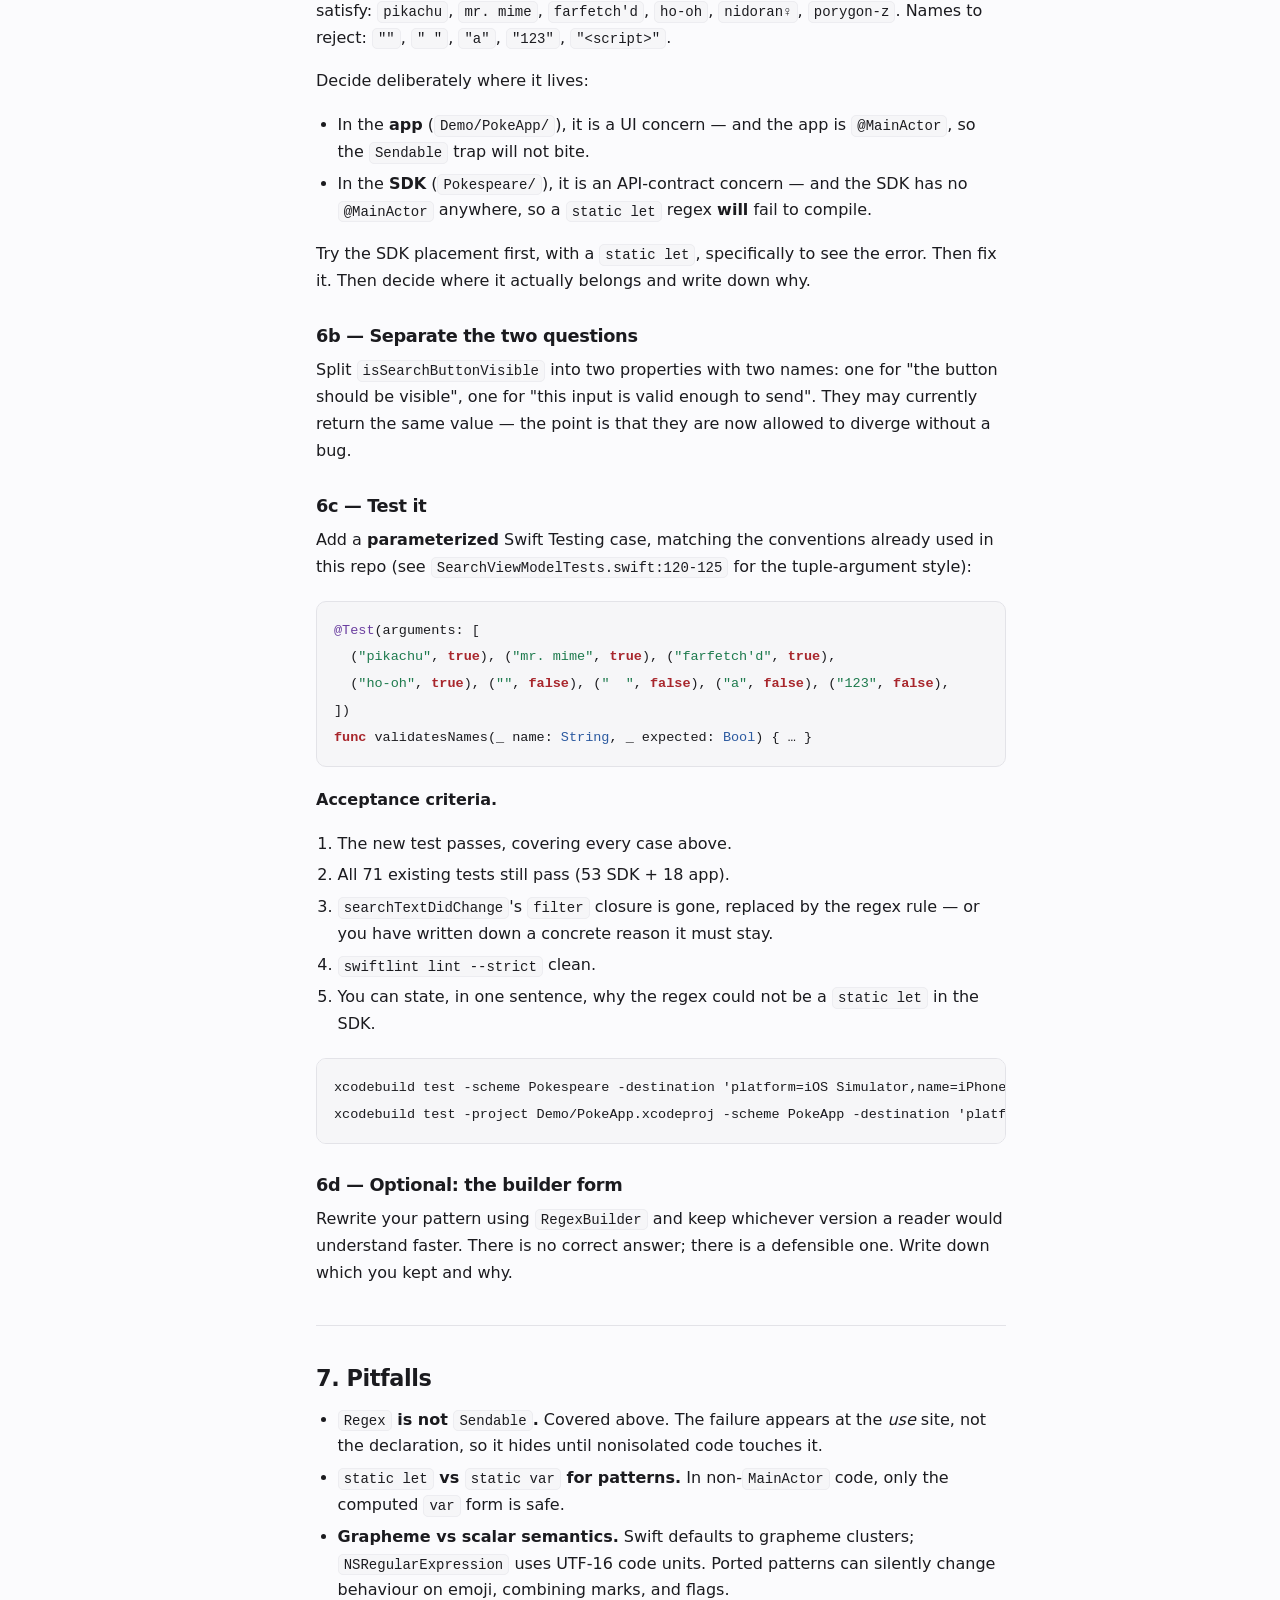
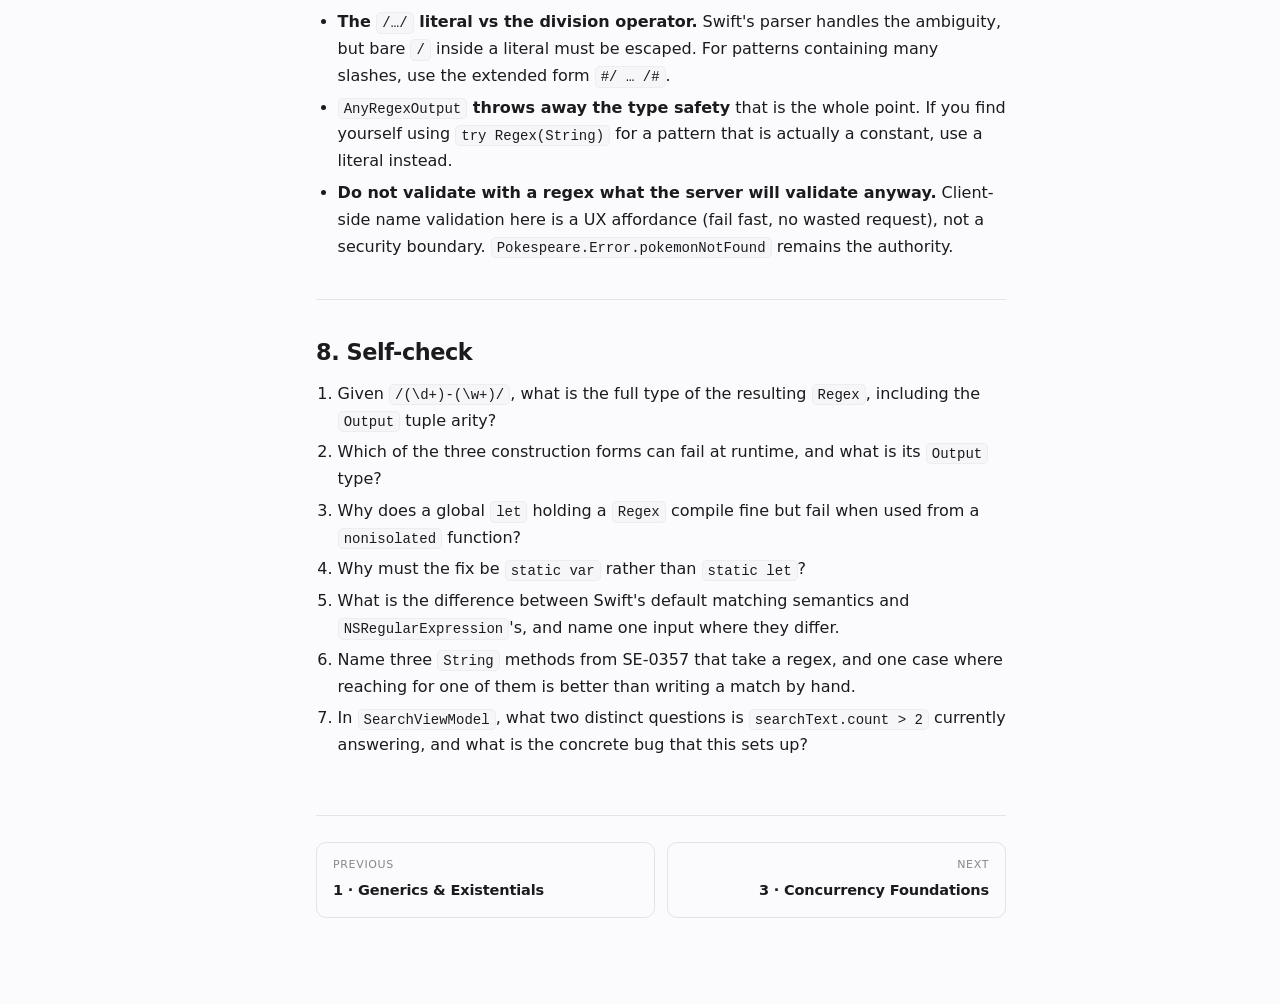
<file: docs/study/wwdc22/02-regex-and-string-processing.html>
<!doctype html>
<html lang="en" data-lang="en" data-theme="auto">
<head>
<meta charset="utf-8">
<meta name="viewport" content="width=device-width, initial-scale=1">
<title>2 · Regex & String Processing · Swift Study</title>
<meta name="description" content="Swift &amp; Apple platform study curriculum, WWDC22 to WWDC25, applied to the Pokespeare project.">
<link rel="stylesheet" href="../assets/style.css">
<script>/* set theme+lang before paint to avoid flash */
(function(){try{var t=localStorage.getItem('study-theme');if(t)document.documentElement.dataset.theme=t;
var p=new URLSearchParams(location.search).get('lang');var l=p||localStorage.getItem('study-lang');
if(l==='it'||l==='en'){document.documentElement.dataset.lang=l;document.documentElement.lang=l;}}catch(e){}})();</script>
</head>
<body>
<a class="skip" href="#content">Skip to content</a>
<header class="topbar">
<button class="icon-btn" id="menu-btn" aria-label="Menu" aria-expanded="false">
<svg viewBox="0 0 24 24" aria-hidden="true"><path d="M3 6h18M3 12h18M3 18h18"/></svg></button>
<span class="brand"><span class="lang" data-l="en">Swift Study</span><span class="lang" data-l="it">Studio Swift</span></span>
<div class="spacer"></div>
<div class="lang-switch" role="group" aria-label="Language">
<button data-set-lang="en" aria-pressed="true">EN</button><button data-set-lang="it" aria-pressed="false">IT</button>
</div>
<button class="icon-btn" id="theme-btn" aria-label="Toggle theme">
<svg class="i-sun" viewBox="0 0 24 24" aria-hidden="true"><circle cx="12" cy="12" r="4.2"/><path d="M12 2v2.4M12 19.6V22M2 12h2.4M19.6 12H22M4.9 4.9l1.7 1.7M17.4 17.4l1.7 1.7M19.1 4.9l-1.7 1.7M6.6 17.4l-1.7 1.7"/></svg>
<svg class="i-moon" viewBox="0 0 24 24" aria-hidden="true"><path d="M20 14.5A8.5 8.5 0 1 1 9.5 4a7 7 0 0 0 10.5 10.5Z"/></svg></button>
</header>
<div class="shell" id="content">
<div class="lang" data-l="en">
<nav class="sidebar-nav" aria-label="Contents">
<p class="nav-title">Swift Study<small>WWDC22 → WWDC25</small></p>
<ul>
<li><a href="../index.html">Curriculum</a></li>
<li><a href="../00-version-map.html">Version Map</a></li>
<li><a href="../00-baseline.html">Baseline</a></li>
<li><a href="../review-protocol.html">Review Protocol</a></li>
</ul>
<p class="nav-group">WWDC22 · Swift 5.7 · iOS 16</p>
<ul>
<li><a href="../wwdc22/index.html">WWDC22 — Overview</a></li>
<li><a href="../wwdc22/01-generics-and-existentials.html">1 · Generics & Existentials</a></li>
<li class="active"><a href="../wwdc22/02-regex-and-string-processing.html">2 · Regex & String Processing</a></li>
<li><a href="../wwdc22/03-concurrency-foundations.html">3 · Concurrency Foundations</a></li>
<li><a href="../wwdc22/04-swiftui-navigation-and-layout.html">4 · SwiftUI Navigation & Layout</a></li>
<li><a href="../wwdc22/05-platform-debuts.html">5 · Platform Debuts</a></li>
<li><a href="../wwdc22/06-build-challenges.html">6 · Build Challenges</a></li>
</ul>
</nav>
<article class="doc">
<h1 id="wwdc22-module-2-regex-and-string-processing">WWDC22 · Module 2 — Regex and String Processing</h1>
<p><strong>Swift 5.7</strong> · <a href="https://github.com/swiftlang/swift-evolution/blob/main/proposals/0350-regex-type-overview.md">SE-0350</a>, <a href="https://github.com/swiftlang/swift-evolution/blob/main/proposals/0351-regex-builder.md">SE-0351</a>, <a href="https://github.com/swiftlang/swift-evolution/blob/main/proposals/0354-regex-literals.md">SE-0354</a>, <a href="https://github.com/swiftlang/swift-evolution/blob/main/proposals/0355-regex-syntax-run-time-construction.md">SE-0355</a>, <a href="https://github.com/swiftlang/swift-evolution/blob/main/proposals/0357-algorithms-string-processing.md">SE-0357</a>, <a href="https://github.com/swiftlang/swift-evolution/blob/main/proposals/0363-unicode-for-string-processing.md">SE-0363</a></p>
<blockquote>
<p>Every snippet in this document was typechecked against the iOS 26.4 SDK in Swift 6 language mode before being written down.</p>
</blockquote>
<hr>
<h2 id="1-what-shipped-and-what-problem-it-solves">1. What shipped, and what problem it solves</h2>
<p>Swift shipped without native regular expressions for eight years. What you had was <code>NSRegularExpression</code>: a class from Foundation, initialized from a <code>String</code> pattern, throwing at runtime if the pattern was malformed, returning <code>NSRange</code> values you had to convert back into <code>String.Index</code> — a conversion that is genuinely easy to get wrong because <code>NSRange</code> counts UTF-16 code units and <code>String.Index</code> does not count anything simple at all.</p>
<p>Swift 5.7 shipped a six-proposal package that replaces all of it:</p>
<ul>
<li>A <strong><code>Regex</code> type</strong>, generic over what it captures, so captures are <em>typed</em> rather than stringly-indexed.</li>
<li><strong>Literals</strong> — <code>/pattern/</code> — parsed and validated <strong>at compile time</strong>. A malformed pattern is now a build error.</li>
<li>A <strong>result-builder DSL</strong> (<code>RegexBuilder</code>) for patterns that have outgrown being readable as a one-liner.</li>
<li><strong>String algorithms</strong> built on top: <code>split</code>, <code>replacing</code>, <code>trimmingPrefix</code>, <code>ranges(of:)</code>, <code>contains</code>.</li>
<li><strong>Unicode-correct matching semantics</strong>, with an explicit switch between grapheme-cluster and Unicode-scalar level.</li>
</ul>
<p>The headline change is the compile-time validation. A typo in an <code>NSRegularExpression</code> pattern ships to users. A typo in a <code>/…/</code> literal fails the build.</p>
<hr>
<h2 id="2-how-it-actually-works">2. How it actually works</h2>
<h3 id="the-type-carries-the-captures">The type carries the captures</h3>
<pre><code class="language-swift">let r = /(\d+)-(\d+)/
// r: Regex&lt;(Substring, Substring, Substring)&gt;
</code></pre>
<p><code>Regex</code> is generic over its <code>Output</code>. With no captures, <code>Output</code> is <code>Substring</code> — the whole match. With <em>n</em> capture groups, <code>Output</code> is an <em>(n+1)</em>-tuple: the whole match first, then each group. The compiler derives that tuple <strong>by parsing the literal at compile time</strong>.</p>
<p>That is why this is safe:</p>
<pre><code class="language-swift">guard let m = s.firstMatch(of: /(\d+)/) else { return nil }
return Int(m.1)          // m.1 is Substring — statically known to exist
</code></pre>
<p>There is no "group 3 does not exist" runtime failure, because group 3 does not typecheck.</p>
<p>Named captures become tuple labels:</p>
<pre><code class="language-swift">guard let m = s.wholeMatch(of: /(?&lt;key&gt;\w+)=(?&lt;value&gt;\w+)/) else { return nil }
return (String(m.key), String(m.value))     // ✅ named, not positional
</code></pre>
<h3 id="three-ways-to-build-one-and-when-each-applies">Three ways to build one, and when each applies</h3>
<p><strong>Literal</strong> — compile-time validated, zero runtime cost to construct, captures typed. Default choice.</p>
<pre><code class="language-swift">s.wholeMatch(of: /[a-z][a-z\-']{1,29}/)
</code></pre>
<p><strong>Builder DSL</strong> — for patterns that a reader would otherwise have to decode:</p>
<pre><code class="language-swift">import RegexBuilder

let pattern = Regex {
  Anchor.startOfSubject
  CharacterClass(&quot;a&quot;...&quot;z&quot;)
  Repeat(1...29) {
    CharacterClass.anyOf(&quot;-'&quot;).union(CharacterClass(&quot;a&quot;...&quot;z&quot;))
  }
  Anchor.endOfSubject
}
</code></pre>
<p>More verbose, but diffable, commentable, and composable — you can factor a sub-pattern into a <code>let</code> and reuse it. The DSL is a result builder, exactly like SwiftUI's <code>body</code>.</p>
<p><strong>Runtime string</strong> — when the pattern genuinely is not known until runtime (user-supplied search, config file):</p>
<pre><code class="language-swift">func runtime(_ pattern: String) throws -&gt; Regex&lt;AnyRegexOutput&gt; {
  try Regex(pattern)     // throws — this is the only form that can fail at runtime
}
</code></pre>
<p>Note the <code>Output</code> type: <code>AnyRegexOutput</code>. The compiler cannot know the capture shape, so you are back to dynamic access. This is the escape hatch, and it should feel like one.</p>
<h3 id="matching-semantics-the-unicode-part-everybody-skips">Matching semantics: the Unicode part everybody skips</h3>
<p>By default, Swift matches at the <strong>grapheme cluster</strong> level — the same level <code>String</code> iterates at. <code>.</code> matches one user-perceived character, so it matches <code>🇮🇹</code> as one thing, and <code>e</code> + combining-acute as one thing.</p>
<p><code>NSRegularExpression</code> matches UTF-16 code units. This is a real behavioural difference, not a detail. If you are porting a pattern and the results differ on non-ASCII input, this is why.</p>
<p>You can opt into scalar-level matching with <code>.matchingSemantics(.unicodeScalar)</code> (<a href="https://github.com/swiftlang/swift-evolution/blob/main/proposals/0363-unicode-for-string-processing.md">SE-0363</a>).</p>
<p>Options are applied as methods on the regex, not as flags in the pattern:</p>
<pre><code class="language-swift">let ci = /pikachu/.ignoresCase()
</code></pre>
<h3 id="the-string-algorithms">The string algorithms</h3>
<p><a href="https://github.com/swiftlang/swift-evolution/blob/main/proposals/0357-algorithms-string-processing.md">SE-0357</a> generalized the <code>String</code> API so that anything taking a separator or a pattern takes a <code>RegexComponent</code>:</p>
<pre><code class="language-swift">s.replacing(/\s+/, with: &quot; &quot;)     // collapse whitespace runs
s.split(separator: /,\s*/)        // split on comma with optional spaces
s.trimmingPrefix(/\s+/)           // drop leading whitespace
s.contains(/pikachu/.ignoresCase())
s.ranges(of: /a/)
</code></pre>
<p>These are the ones you will reach for most often. Most "I need a regex" moments are really one of these five.</p>
<hr>
<h2 id="3-the-trap-regex-is-not-sendable">3. The trap: <code>Regex</code> is not <code>Sendable</code></h2>
<p>This is verified, not remembered. Compiling this in Swift 6 language mode:</p>
<pre><code class="language-swift">let g = /[a-z]+/
nonisolated func fromNonisolated(_ s: String) -&gt; Bool {
  s.wholeMatch(of: g) != nil
}
</code></pre>
<p>produces:</p>
<pre><code>error: main actor-isolated let 'g' can not be referenced from a nonisolated context
</code></pre>
<p>And explicitly:</p>
<pre><code>error: type 'Regex&lt;Substring&gt;' does not conform to the 'Sendable' protocol
</code></pre>
<p><strong>What is happening.</strong> <code>Regex</code> is not <code>Sendable</code>. Under Swift 6, a global <code>let</code> of a non-<code>Sendable</code> type cannot be globally accessible without isolation, so the compiler infers <code>@MainActor</code> for it. The declaration compiles fine — the error only fires at the point where <strong>nonisolated</strong> code touches it.</p>
<p>That last part matters, and it is why this bug hides: your global regex constant compiles, and your <code>@MainActor</code> view model uses it happily. It only explodes the day you reference it from a <code>nonisolated</code> helper or a detached task.</p>
<p><strong>Two fixes, both verified to compile:</strong></p>
<pre><code class="language-swift">// A — build it at the use site. Constructing from a literal is cheap.
nonisolated func a(_ s: String) -&gt; Bool {
  s.wholeMatch(of: /[a-z]+/) != nil
}

// B — a static *computed* property: a fresh Regex per access, no shared state.
enum Patterns {
  static var name: Regex&lt;Substring&gt; { /[a-z]+/ }
}
nonisolated func b(_ s: String) -&gt; Bool {
  s.wholeMatch(of: Patterns.name) != nil
}
</code></pre>
<p>Note that B is <code>static var</code> with a getter, <strong>not</strong> <code>static let</code>. A <code>static let</code> would reintroduce exactly the shared non-<code>Sendable</code> global the compiler objected to.</p>
<p>This matters directly for the exercise below, because the SDK is not <code>@MainActor</code> anywhere.</p>
<hr>
<h2 id="4-official-sources">4. Official sources</h2>
<ul>
<li><a href="https://github.com/swiftlang/swift-evolution/blob/main/proposals/0350-regex-type-overview.md">SE-0350 — Regex Type and Overview</a></li>
<li><a href="https://github.com/swiftlang/swift-evolution/blob/main/proposals/0351-regex-builder.md">SE-0351 — Regex builder DSL</a></li>
<li><a href="https://github.com/swiftlang/swift-evolution/blob/main/proposals/0354-regex-literals.md">SE-0354 — Regex Literals</a></li>
<li><a href="https://github.com/swiftlang/swift-evolution/blob/main/proposals/0355-regex-syntax-run-time-construction.md">SE-0355 — Regex Syntax and Run-time Construction</a></li>
<li><a href="https://github.com/swiftlang/swift-evolution/blob/main/proposals/0357-algorithms-string-processing.md">SE-0357 — Regex-powered string processing algorithms</a></li>
<li><a href="https://github.com/swiftlang/swift-evolution/blob/main/proposals/0363-unicode-for-string-processing.md">SE-0363 — Unicode for String Processing</a></li>
<li><a href="https://developer.apple.com/documentation/swift/regex">Apple — <code>Regex</code> documentation</a></li>
<li><a href="https://developer.apple.com/documentation/regexbuilder">Apple — <code>RegexBuilder</code> framework</a></li>
</ul>
<hr>
<h2 id="5-where-it-lands-in-this-codebase">5. Where it lands in this codebase</h2>
<p>Input validation is currently done twice, in two different ad-hoc ways, and neither says what it means.</p>
<p><strong><code>SearchViewModel.swift:87-89</code></strong> — a magic number doing two jobs:</p>
<pre><code class="language-swift">var isSearchButtonVisible: Bool {
  searchText.count &gt; 2
}
</code></pre>
<p>This single expression is <em>both</em> "should the Search button appear" <em>and</em> "is this input valid" — it is consulted again as a guard at <code>:140</code>. The audit recorded this as finding <strong>C-20</strong>. Two different questions sharing one answer is exactly how a UI rule and a validation rule drift apart later.</p>
<p><strong><code>SearchViewModel.swift:233-236</code></strong> — character filtering by closure:</p>
<pre><code class="language-swift">func searchTextDidChange() {
  let filtered = searchText.filter { $0.isLetter || $0.isWhitespace }
  searchText = filtered != searchText ? filtered : searchText
}
</code></pre>
<p>This permits <code>"   "</code> (whitespace only) and <code>"a"</code> (too short) and rejects <code>"farfetch'd"</code> and <code>"ho-oh"</code> and <code>"mr. mime"</code> — all of which are real Pokémon names. The filter is simultaneously too permissive and too strict.</p>
<p>A regex states the actual rule in one place, and states it in a form a reader can check against reality.</p>
<hr>
<h2 id="6-exercise">6. Exercise</h2>
<p><strong>Goal:</strong> replace both ad-hoc rules with one named, tested, regex-backed validator — and hit the <code>Sendable</code> trap deliberately so you remember it.</p>
<h3 id="6a-write-the-validator">6a — Write the validator</h3>
<p>Add a validator that answers "is this a plausible Pokémon name?" Real names to satisfy: <code>pikachu</code>, <code>mr. mime</code>, <code>farfetch'd</code>, <code>ho-oh</code>, <code>nidoran♀</code>, <code>porygon-z</code>. Names to reject: <code>""</code>, <code>"  "</code>, <code>"a"</code>, <code>"123"</code>, <code>"&lt;script&gt;"</code>.</p>
<p>Decide deliberately where it lives:</p>
<ul>
<li>In the <strong>app</strong> (<code>Demo/PokeApp/</code>), it is a UI concern — and the app is <code>@MainActor</code>, so the <code>Sendable</code> trap will not bite.</li>
<li>In the <strong>SDK</strong> (<code>Pokespeare/</code>), it is an API-contract concern — and the SDK has no <code>@MainActor</code> anywhere, so a <code>static let</code> regex <strong>will</strong> fail to compile.</li>
</ul>
<p>Try the SDK placement first, with a <code>static let</code>, specifically to see the error. Then fix it. Then decide where it actually belongs and write down why.</p>
<h3 id="6b-separate-the-two-questions">6b — Separate the two questions</h3>
<p>Split <code>isSearchButtonVisible</code> into two properties with two names: one for "the button should be visible", one for "this input is valid enough to send". They may currently return the same value — the point is that they are now allowed to diverge without a bug.</p>
<h3 id="6c-test-it">6c — Test it</h3>
<p>Add a <strong>parameterized</strong> Swift Testing case, matching the conventions already used in this repo (see <code>SearchViewModelTests.swift:120-125</code> for the tuple-argument style):</p>
<pre><code class="language-swift">@Test(arguments: [
  (&quot;pikachu&quot;, true), (&quot;mr. mime&quot;, true), (&quot;farfetch'd&quot;, true),
  (&quot;ho-oh&quot;, true), (&quot;&quot;, false), (&quot;  &quot;, false), (&quot;a&quot;, false), (&quot;123&quot;, false),
])
func validatesNames(_ name: String, _ expected: Bool) { … }
</code></pre>
<p><strong>Acceptance criteria.</strong></p>
<ol>
<li>The new test passes, covering every case above.</li>
<li>All 71 existing tests still pass (53 SDK + 18 app).</li>
<li><code>searchTextDidChange</code>'s <code>filter</code> closure is gone, replaced by the regex rule — or you have written down a concrete reason it must stay.</li>
<li><code>swiftlint lint --strict</code> clean.</li>
<li>You can state, in one sentence, why the regex could not be a <code>static let</code> in the SDK.</li>
</ol>
<pre><code class="language-bash">xcodebuild test -scheme Pokespeare -destination 'platform=iOS Simulator,name=iPhone 17 Pro'
xcodebuild test -project Demo/PokeApp.xcodeproj -scheme PokeApp -destination 'platform=iOS Simulator,name=iPhone 17 Pro'
</code></pre>
<h3 id="6d-optional-the-builder-form">6d — Optional: the builder form</h3>
<p>Rewrite your pattern using <code>RegexBuilder</code> and keep whichever version a reader would understand faster. There is no correct answer; there is a defensible one. Write down which you kept and why.</p>
<hr>
<h2 id="7-pitfalls">7. Pitfalls</h2>
<ul>
<li><strong><code>Regex</code> is not <code>Sendable</code>.</strong> Covered above. The failure appears at the <em>use</em> site, not the declaration, so it hides until nonisolated code touches it.</li>
<li><strong><code>static let</code> vs <code>static var</code> for patterns.</strong> In non-<code>MainActor</code> code, only the computed <code>var</code> form is safe.</li>
<li><strong>Grapheme vs scalar semantics.</strong> Swift defaults to grapheme clusters; <code>NSRegularExpression</code> uses UTF-16 code units. Ported patterns can silently change behaviour on emoji, combining marks, and flags.</li>
<li><strong>The <code>/…/</code> literal vs the division operator.</strong> Swift's parser handles the ambiguity, but bare <code>/</code> inside a literal must be escaped. For patterns containing many slashes, use the extended form <code>#/ … /#</code>.</li>
<li><strong><code>AnyRegexOutput</code> throws away the type safety</strong> that is the whole point. If you find yourself using <code>try Regex(String)</code> for a pattern that is actually a constant, use a literal instead.</li>
<li><strong>Do not validate with a regex what the server will validate anyway.</strong> Client-side name validation here is a UX affordance (fail fast, no wasted request), not a security boundary. <code>Pokespeare.Error.pokemonNotFound</code> remains the authority.</li>
</ul>
<hr>
<h2 id="8-self-check">8. Self-check</h2>
<ol>
<li>Given <code>/(\d+)-(\w+)/</code>, what is the full type of the resulting <code>Regex</code>, including the <code>Output</code> tuple arity?</li>
<li>Which of the three construction forms can fail at runtime, and what is its <code>Output</code> type?</li>
<li>Why does a global <code>let</code> holding a <code>Regex</code> compile fine but fail when used from a <code>nonisolated</code> function?</li>
<li>Why must the fix be <code>static var</code> rather than <code>static let</code>?</li>
<li>What is the difference between Swift's default matching semantics and <code>NSRegularExpression</code>'s, and name one input where they differ.</li>
<li>Name three <code>String</code> methods from SE-0357 that take a regex, and one case where reaching for one of them is better than writing a match by hand.</li>
<li>In <code>SearchViewModel</code>, what two distinct questions is <code>searchText.count &gt; 2</code> currently answering, and what is the concrete bug that this sets up?</li>
</ol>
<nav class="pager"><a class="pager-prev" href="../wwdc22/01-generics-and-existentials.html"><span>Previous</span><strong>1 · Generics & Existentials</strong></a><a class="pager-next" href="../wwdc22/03-concurrency-foundations.html"><span>Next</span><strong>3 · Concurrency Foundations</strong></a></nav>
</article>
<aside class="toc"><p>On this page</p><div class="toc">
<ul>
<li><a href="#wwdc22-module-2-regex-and-string-processing">WWDC22 · Module 2 — Regex and String Processing</a><ul>
<li><a href="#1-what-shipped-and-what-problem-it-solves">1. What shipped, and what problem it solves</a></li>
<li><a href="#2-how-it-actually-works">2. How it actually works</a><ul>
<li><a href="#the-type-carries-the-captures">The type carries the captures</a></li>
<li><a href="#three-ways-to-build-one-and-when-each-applies">Three ways to build one, and when each applies</a></li>
<li><a href="#matching-semantics-the-unicode-part-everybody-skips">Matching semantics: the Unicode part everybody skips</a></li>
<li><a href="#the-string-algorithms">The string algorithms</a></li>
</ul>
</li>
<li><a href="#3-the-trap-regex-is-not-sendable">3. The trap: Regex is not Sendable</a></li>
<li><a href="#4-official-sources">4. Official sources</a></li>
<li><a href="#5-where-it-lands-in-this-codebase">5. Where it lands in this codebase</a></li>
<li><a href="#6-exercise">6. Exercise</a><ul>
<li><a href="#6a-write-the-validator">6a — Write the validator</a></li>
<li><a href="#6b-separate-the-two-questions">6b — Separate the two questions</a></li>
<li><a href="#6c-test-it">6c — Test it</a></li>
<li><a href="#6d-optional-the-builder-form">6d — Optional: the builder form</a></li>
</ul>
</li>
<li><a href="#7-pitfalls">7. Pitfalls</a></li>
<li><a href="#8-self-check">8. Self-check</a></li>
</ul>
</li>
</ul>
</div>
</aside>
</div><div class="lang" data-l="it">
<nav class="sidebar-nav" aria-label="Indice">
<p class="nav-title">Studio Swift<small>WWDC22 → WWDC25</small></p>
<ul>
<li><a href="../index.html">Programma</a></li>
<li><a href="../00-version-map.html">Mappa delle versioni</a></li>
<li><a href="../00-baseline.html">Punto di partenza</a></li>
<li><a href="../review-protocol.html">Protocollo di revisione</a></li>
</ul>
<p class="nav-group">WWDC22 · Swift 5.7 · iOS 16</p>
<ul>
<li><a href="../wwdc22/index.html">WWDC22 — Panoramica</a></li>
<li><a href="../wwdc22/01-generics-and-existentials.html">1 · Generics ed existentials</a></li>
<li class="active"><a href="../wwdc22/02-regex-and-string-processing.html">2 · Regex ed elaborazione di stringhe</a></li>
<li><a href="../wwdc22/03-concurrency-foundations.html">3 · Fondamenta di concorrenza</a></li>
<li><a href="../wwdc22/04-swiftui-navigation-and-layout.html">4 · Navigazione e layout in SwiftUI</a></li>
<li><a href="../wwdc22/05-platform-debuts.html">5 · Debutti di piattaforma</a></li>
<li><a href="../wwdc22/06-build-challenges.html">6 · Sfide di implementazione</a></li>
</ul>
</nav>
<article class="doc">
<h1 id="wwdc22-modulo-2-regex-ed-elaborazione-di-stringhe">WWDC22 · Modulo 2 — Regex ed elaborazione di stringhe</h1>
<p><strong>Swift 5.7</strong> · <a href="https://github.com/swiftlang/swift-evolution/blob/main/proposals/0350-regex-type-overview.md">SE-0350</a>, <a href="https://github.com/swiftlang/swift-evolution/blob/main/proposals/0351-regex-builder.md">SE-0351</a>, <a href="https://github.com/swiftlang/swift-evolution/blob/main/proposals/0354-regex-literals.md">SE-0354</a>, <a href="https://github.com/swiftlang/swift-evolution/blob/main/proposals/0355-regex-syntax-run-time-construction.md">SE-0355</a>, <a href="https://github.com/swiftlang/swift-evolution/blob/main/proposals/0357-algorithms-string-processing.md">SE-0357</a>, <a href="https://github.com/swiftlang/swift-evolution/blob/main/proposals/0363-unicode-for-string-processing.md">SE-0363</a></p>
<blockquote>
<p>Ogni frammento di questo documento è stato verificato col typechecker contro l'SDK iOS 26.4 in Swift 6 language mode prima di essere scritto.</p>
</blockquote>
<hr>
<h2 id="1-cosa-e-uscito-e-quale-problema-risolve">1. Cosa è uscito, e quale problema risolve</h2>
<p>Swift è uscito senza espressioni regolari native per otto anni. Quello che avevi era <code>NSRegularExpression</code>: una classe di Foundation, inizializzata da un pattern <code>String</code>, che lanciava a runtime se il pattern era malformato, e restituiva valori <code>NSRange</code> da riconvertire in <code>String.Index</code> — una conversione genuinamente facile da sbagliare, perché <code>NSRange</code> conta code unit UTF-16 e <code>String.Index</code> non conta nulla di semplice.</p>
<p>Swift 5.7 ha rilasciato un pacchetto di sei proposte che sostituisce tutto questo:</p>
<ul>
<li>Un <strong>tipo <code>Regex</code></strong>, generico su ciò che cattura, così le catture sono <em>tipizzate</em> invece che indicizzate per stringa.</li>
<li><strong>Literal</strong> — <code>/pattern/</code> — parsati e validati <strong>a compile-time</strong>. Un pattern malformato è ora un errore di build.</li>
<li>Un <strong>DSL result-builder</strong> (<code>RegexBuilder</code>) per pattern che hanno superato la leggibilità di una riga sola.</li>
<li><strong>Algoritmi su stringhe</strong> costruiti sopra: <code>split</code>, <code>replacing</code>, <code>trimmingPrefix</code>, <code>ranges(of:)</code>, <code>contains</code>.</li>
<li><strong>Semantica di matching corretta per Unicode</strong>, con un interruttore esplicito tra livello grapheme cluster e Unicode scalar.</li>
</ul>
<p>Il cambiamento principale è la validazione a compile-time. Un refuso in un pattern <code>NSRegularExpression</code> arriva agli utenti. Un refuso in un literal <code>/…/</code> fa fallire la build.</p>
<hr>
<h2 id="2-come-funziona-davvero">2. Come funziona davvero</h2>
<h3 id="il-tipo-porta-le-catture">Il tipo porta le catture</h3>
<pre><code class="language-swift">let r = /(\d+)-(\d+)/
// r: Regex&lt;(Substring, Substring, Substring)&gt;
</code></pre>
<p><code>Regex</code> è generico sul suo <code>Output</code>. Senza catture, <code>Output</code> è <code>Substring</code> — l'intero match. Con <em>n</em> gruppi di cattura, <code>Output</code> è una tupla di <em>(n+1)</em> elementi: prima il match intero, poi ogni gruppo. Il compilatore ricava quella tupla <strong>parsando il literal a compile-time</strong>.</p>
<p>Ecco perché questo è sicuro:</p>
<pre><code class="language-swift">guard let m = s.firstMatch(of: /(\d+)/) else { return nil }
return Int(m.1)          // m.1 è Substring — noto staticamente come esistente
</code></pre>
<p>Non esiste un fallimento a runtime del tipo "il gruppo 3 non esiste", perché il gruppo 3 non passa il typecheck.</p>
<p>Le catture nominate diventano etichette di tupla:</p>
<pre><code class="language-swift">guard let m = s.wholeMatch(of: /(?&lt;key&gt;\w+)=(?&lt;value&gt;\w+)/) else { return nil }
return (String(m.key), String(m.value))     // ✅ nominate, non posizionali
</code></pre>
<h3 id="tre-modi-per-costruirne-una-e-quando-usarli">Tre modi per costruirne una, e quando usarli</h3>
<p><strong>Literal</strong> — validato a compile-time, costo zero a runtime per costruirlo, catture tipizzate. Scelta di default.</p>
<pre><code class="language-swift">s.wholeMatch(of: /[a-z][a-z\-']{1,29}/)
</code></pre>
<p><strong>DSL builder</strong> — per pattern che altrimenti un lettore dovrebbe decifrare:</p>
<pre><code class="language-swift">import RegexBuilder

let pattern = Regex {
  Anchor.startOfSubject
  CharacterClass(&quot;a&quot;...&quot;z&quot;)
  Repeat(1...29) {
    CharacterClass.anyOf(&quot;-'&quot;).union(CharacterClass(&quot;a&quot;...&quot;z&quot;))
  }
  Anchor.endOfSubject
}
</code></pre>
<p>Più verboso, ma diffabile, commentabile e componibile — puoi estrarre un sotto-pattern in un <code>let</code> e riusarlo. Il DSL è un result builder, esattamente come il <code>body</code> di SwiftUI.</p>
<p><strong>Stringa a runtime</strong> — quando il pattern davvero non è noto fino a runtime (ricerca fornita dall'utente, file di configurazione):</p>
<pre><code class="language-swift">func runtime(_ pattern: String) throws -&gt; Regex&lt;AnyRegexOutput&gt; {
  try Regex(pattern)     // throws — è l'unica forma che può fallire a runtime
}
</code></pre>
<p>Nota il tipo <code>Output</code>: <code>AnyRegexOutput</code>. Il compilatore non può conoscere la forma delle catture, quindi torni all'accesso dinamico. Questa è la via di fuga, e deve sembrarlo.</p>
<h3 id="semantica-di-matching-la-parte-unicode-che-tutti-saltano">Semantica di matching: la parte Unicode che tutti saltano</h3>
<p>Di default Swift fa matching a livello di <strong>grapheme cluster</strong> — lo stesso livello su cui itera <code>String</code>. <code>.</code> corrisponde a un carattere percepito dall'utente, quindi corrisponde a <code>🇮🇹</code> come una cosa sola, e a <code>e</code> + accento combinante come una cosa sola.</p>
<p><code>NSRegularExpression</code> fa matching su code unit UTF-16. È una differenza di comportamento reale, non un dettaglio. Se stai portando un pattern e i risultati differiscono su input non ASCII, il motivo è questo.</p>
<p>Puoi passare al matching a livello di scalar con <code>.matchingSemantics(.unicodeScalar)</code> (<a href="https://github.com/swiftlang/swift-evolution/blob/main/proposals/0363-unicode-for-string-processing.md">SE-0363</a>).</p>
<p>Le opzioni si applicano come metodi sulla regex, non come flag nel pattern:</p>
<pre><code class="language-swift">let ci = /pikachu/.ignoresCase()
</code></pre>
<h3 id="gli-algoritmi-su-stringhe">Gli algoritmi su stringhe</h3>
<p><a href="https://github.com/swiftlang/swift-evolution/blob/main/proposals/0357-algorithms-string-processing.md">SE-0357</a> ha generalizzato l'API di <code>String</code> così che tutto ciò che prende un separatore o un pattern prende un <code>RegexComponent</code>:</p>
<pre><code class="language-swift">s.replacing(/\s+/, with: &quot; &quot;)     // comprime sequenze di spazi
s.split(separator: /,\s*/)        // divide su virgola con spazi opzionali
s.trimmingPrefix(/\s+/)           // toglie gli spazi iniziali
s.contains(/pikachu/.ignoresCase())
s.ranges(of: /a/)
</code></pre>
<p>Sono quelli a cui ricorrerai più spesso. La maggior parte dei momenti "mi serve una regex" è in realtà uno di questi cinque.</p>
<hr>
<h2 id="3-la-trappola-regex-non-e-sendable">3. La trappola: <code>Regex</code> non è <code>Sendable</code></h2>
<p>Questo è verificato, non ricordato. Compilando questo in Swift 6 language mode:</p>
<pre><code class="language-swift">let g = /[a-z]+/
nonisolated func fromNonisolated(_ s: String) -&gt; Bool {
  s.wholeMatch(of: g) != nil
}
</code></pre>
<p>si ottiene:</p>
<pre><code>error: main actor-isolated let 'g' can not be referenced from a nonisolated context
</code></pre>
<p>E esplicitamente:</p>
<pre><code>error: type 'Regex&lt;Substring&gt;' does not conform to the 'Sendable' protocol
</code></pre>
<p><strong>Cosa sta succedendo.</strong> <code>Regex</code> non è <code>Sendable</code>. In Swift 6, un <code>let</code> globale di tipo non <code>Sendable</code> non può essere accessibile globalmente senza isolamento, quindi il compilatore gli inferisce <code>@MainActor</code>. La dichiarazione compila benissimo — l'errore scatta solo nel punto in cui codice <strong>nonisolated</strong> lo tocca.</p>
<p>Quest'ultima parte conta, ed è il motivo per cui il bug si nasconde: la tua costante regex globale compila, e il tuo view model <code>@MainActor</code> la usa contento. Esplode solo il giorno in cui la referenzi da un helper <code>nonisolated</code> o da un task distaccato.</p>
<p><strong>Due fix, entrambi verificati che compilano:</strong></p>
<pre><code class="language-swift">// A — costruiscila nel punto d'uso. Costruire da un literal è economico.
nonisolated func a(_ s: String) -&gt; Bool {
  s.wholeMatch(of: /[a-z]+/) != nil
}

// B — una proprietà statica *calcolata*: una Regex nuova a ogni accesso, nessuno stato condiviso.
enum Patterns {
  static var name: Regex&lt;Substring&gt; { /[a-z]+/ }
}
nonisolated func b(_ s: String) -&gt; Bool {
  s.wholeMatch(of: Patterns.name) != nil
}
</code></pre>
<p>Nota che B è <code>static var</code> con un getter, <strong>non</strong> <code>static let</code>. Un <code>static let</code> reintrodurrebbe esattamente il globale condiviso non <code>Sendable</code> a cui il compilatore si opponeva.</p>
<p>Questo conta direttamente per l'esercizio qui sotto, perché l'SDK non è <code>@MainActor</code> da nessuna parte.</p>
<hr>
<h2 id="4-fonti-ufficiali">4. Fonti ufficiali</h2>
<ul>
<li><a href="https://github.com/swiftlang/swift-evolution/blob/main/proposals/0350-regex-type-overview.md">SE-0350 — Regex Type and Overview</a></li>
<li><a href="https://github.com/swiftlang/swift-evolution/blob/main/proposals/0351-regex-builder.md">SE-0351 — Regex builder DSL</a></li>
<li><a href="https://github.com/swiftlang/swift-evolution/blob/main/proposals/0354-regex-literals.md">SE-0354 — Regex Literals</a></li>
<li><a href="https://github.com/swiftlang/swift-evolution/blob/main/proposals/0355-regex-syntax-run-time-construction.md">SE-0355 — Regex Syntax and Run-time Construction</a></li>
<li><a href="https://github.com/swiftlang/swift-evolution/blob/main/proposals/0357-algorithms-string-processing.md">SE-0357 — Regex-powered string processing algorithms</a></li>
<li><a href="https://github.com/swiftlang/swift-evolution/blob/main/proposals/0363-unicode-for-string-processing.md">SE-0363 — Unicode for String Processing</a></li>
<li><a href="https://developer.apple.com/documentation/swift/regex">Apple — documentazione <code>Regex</code></a></li>
<li><a href="https://developer.apple.com/documentation/regexbuilder">Apple — framework <code>RegexBuilder</code></a></li>
</ul>
<hr>
<h2 id="5-dove-atterra-in-questo-codebase">5. Dove atterra in questo codebase</h2>
<p>La validazione dell'input è fatta attualmente due volte, in due modi improvvisati diversi, e nessuno dei due dice cosa intende.</p>
<p><strong><code>SearchViewModel.swift:87-89</code></strong> — un numero magico che fa due lavori:</p>
<pre><code class="language-swift">var isSearchButtonVisible: Bool {
  searchText.count &gt; 2
}
</code></pre>
<p>Questa singola espressione è <em>sia</em> "il bottone Search deve comparire" <em>sia</em> "questo input è valido" — viene riconsultata come guardia a <code>:140</code>. L'audit l'ha registrata come finding <strong>C-20</strong>. Due domande diverse che condividono una risposta sola è esattamente il modo in cui una regola di UI e una di validazione divergono più avanti.</p>
<p><strong><code>SearchViewModel.swift:233-236</code></strong> — filtro dei caratteri via closure:</p>
<pre><code class="language-swift">func searchTextDidChange() {
  let filtered = searchText.filter { $0.isLetter || $0.isWhitespace }
  searchText = filtered != searchText ? filtered : searchText
}
</code></pre>
<p>Questo permette <code>"   "</code> (solo spazi) e <code>"a"</code> (troppo corto) e rifiuta <code>"farfetch'd"</code>, <code>"ho-oh"</code> e <code>"mr. mime"</code> — tutti nomi di Pokémon reali. Il filtro è simultaneamente troppo permissivo e troppo restrittivo.</p>
<p>Una regex enuncia la regola vera in un posto solo, e la enuncia in una forma che un lettore può confrontare con la realtà.</p>
<hr>
<h2 id="6-esercizio">6. Esercizio</h2>
<p><strong>Obiettivo:</strong> sostituire entrambe le regole improvvisate con un unico validatore basato su regex, nominato e testato — e sbattere deliberatamente contro la trappola <code>Sendable</code> per ricordartela.</p>
<h3 id="6a-scrivi-il-validatore">6a — Scrivi il validatore</h3>
<p>Aggiungi un validatore che risponda a "questo è un nome di Pokémon plausibile?". Nomi reali da soddisfare: <code>pikachu</code>, <code>mr. mime</code>, <code>farfetch'd</code>, <code>ho-oh</code>, <code>nidoran♀</code>, <code>porygon-z</code>. Nomi da rifiutare: <code>""</code>, <code>"  "</code>, <code>"a"</code>, <code>"123"</code>, <code>"&lt;script&gt;"</code>.</p>
<p>Decidi deliberatamente dove vive:</p>
<ul>
<li>Nell'<strong>app</strong> (<code>Demo/PokeApp/</code>) è una questione di UI — e l'app è <code>@MainActor</code>, quindi la trappola <code>Sendable</code> non morde.</li>
<li>Nell'<strong>SDK</strong> (<code>Pokespeare/</code>) è una questione di contratto dell'API — e l'SDK non ha <code>@MainActor</code> da nessuna parte, quindi un <code>static let</code> regex <strong>non compilerà</strong>.</li>
</ul>
<p>Prova prima la collocazione nell'SDK, con un <code>static let</code>, apposta per vedere l'errore. Poi sistemalo. Poi decidi dove sta davvero e scrivi perché.</p>
<h3 id="6b-separa-le-due-domande">6b — Separa le due domande</h3>
<p>Dividi <code>isSearchButtonVisible</code> in due proprietà con due nomi: una per "il bottone deve essere visibile", una per "questo input è abbastanza valido da essere inviato". Al momento possono restituire lo stesso valore — il punto è che ora possono divergere senza generare un bug.</p>
<h3 id="6c-testalo">6c — Testalo</h3>
<p>Aggiungi un caso Swift Testing <strong>parametrizzato</strong>, coerente con le convenzioni già in uso nel repo (vedi <code>SearchViewModelTests.swift:120-125</code> per lo stile con argomenti a tupla):</p>
<pre><code class="language-swift">@Test(arguments: [
  (&quot;pikachu&quot;, true), (&quot;mr. mime&quot;, true), (&quot;farfetch'd&quot;, true),
  (&quot;ho-oh&quot;, true), (&quot;&quot;, false), (&quot;  &quot;, false), (&quot;a&quot;, false), (&quot;123&quot;, false),
])
func validatesNames(_ name: String, _ expected: Bool) { … }
</code></pre>
<p><strong>Criteri di accettazione.</strong></p>
<ol>
<li>Il nuovo test passa, coprendo ogni caso qui sopra.</li>
<li>Tutti i 71 test esistenti passano ancora (53 SDK + 18 app).</li>
<li>La closure <code>filter</code> di <code>searchTextDidChange</code> è sparita, sostituita dalla regola regex — oppure hai scritto un motivo concreto per cui deve restare.</li>
<li><code>swiftlint lint --strict</code> pulito.</li>
<li>Sai dire, in una frase, perché la regex non poteva essere un <code>static let</code> nell'SDK.</li>
</ol>
<pre><code class="language-bash">xcodebuild test -scheme Pokespeare -destination 'platform=iOS Simulator,name=iPhone 17 Pro'
xcodebuild test -project Demo/PokeApp.xcodeproj -scheme PokeApp -destination 'platform=iOS Simulator,name=iPhone 17 Pro'
</code></pre>
<h3 id="6d-facoltativo-la-forma-builder">6d — Facoltativo: la forma builder</h3>
<p>Riscrivi il tuo pattern usando <code>RegexBuilder</code> e tieni la versione che un lettore capirebbe più in fretta. Non c'è una risposta corretta; ce n'è una difendibile. Scrivi quale hai tenuto e perché.</p>
<hr>
<h2 id="7-trappole">7. Trappole</h2>
<ul>
<li><strong><code>Regex</code> non è <code>Sendable</code>.</strong> Trattato sopra. Il fallimento compare nel punto d'<em>uso</em>, non nella dichiarazione, quindi si nasconde finché codice nonisolated non la tocca.</li>
<li><strong><code>static let</code> vs <code>static var</code> per i pattern.</strong> In codice non <code>@MainActor</code>, solo la forma <code>var</code> calcolata è sicura.</li>
<li><strong>Semantica grapheme vs scalar.</strong> Swift usa i grapheme cluster di default; <code>NSRegularExpression</code> usa code unit UTF-16. I pattern portati possono cambiare comportamento silenziosamente su emoji, segni combinanti e bandiere.</li>
<li><strong>Il literal <code>/…/</code> e l'operatore di divisione.</strong> Il parser di Swift gestisce l'ambiguità, ma una <code>/</code> nuda dentro un literal va escapata. Per pattern con molte barre, usa la forma estesa <code>#/ … /#</code>.</li>
<li><strong><code>AnyRegexOutput</code> butta via la type safety</strong> che è tutto il punto. Se ti ritrovi a usare <code>try Regex(String)</code> per un pattern che in realtà è una costante, usa un literal.</li>
<li><strong>Non validare con una regex ciò che il server validerà comunque.</strong> La validazione del nome lato client qui è un affordance di UX (fallisci subito, nessuna richiesta sprecata), non un confine di sicurezza. <code>Pokespeare.Error.pokemonNotFound</code> resta l'autorità.</li>
</ul>
<hr>
<h2 id="8-autovalutazione">8. Autovalutazione</h2>
<ol>
<li>Data <code>/(\d+)-(\w+)/</code>, qual è il tipo completo della <code>Regex</code> risultante, inclusa l'arietà della tupla <code>Output</code>?</li>
<li>Quale delle tre forme di costruzione può fallire a runtime, e qual è il suo tipo <code>Output</code>?</li>
<li>Perché un <code>let</code> globale che contiene una <code>Regex</code> compila benissimo ma fallisce quando viene usato da una funzione <code>nonisolated</code>?</li>
<li>Perché il fix deve essere <code>static var</code> e non <code>static let</code>?</li>
<li>Qual è la differenza tra la semantica di matching di default di Swift e quella di <code>NSRegularExpression</code>, e nomina un input su cui differiscono.</li>
<li>Nomina tre metodi di <code>String</code> da SE-0357 che prendono una regex, e un caso in cui ricorrere a uno di essi è meglio che scrivere un match a mano.</li>
<li>In <code>SearchViewModel</code>, a quali due domande distinte sta rispondendo attualmente <code>searchText.count &gt; 2</code>, e qual è il bug concreto che questo prepara?</li>
</ol>
<nav class="pager"><a class="pager-prev" href="../wwdc22/01-generics-and-existentials.html"><span>Precedente</span><strong>1 · Generics ed existentials</strong></a><a class="pager-next" href="../wwdc22/03-concurrency-foundations.html"><span>Successivo</span><strong>3 · Fondamenta di concorrenza</strong></a></nav>
</article>
<aside class="toc"><p>In questa pagina</p><div class="toc">
<ul>
<li><a href="#wwdc22-modulo-2-regex-ed-elaborazione-di-stringhe">WWDC22 · Modulo 2 — Regex ed elaborazione di stringhe</a><ul>
<li><a href="#1-cosa-e-uscito-e-quale-problema-risolve">1. Cosa è uscito, e quale problema risolve</a></li>
<li><a href="#2-come-funziona-davvero">2. Come funziona davvero</a><ul>
<li><a href="#il-tipo-porta-le-catture">Il tipo porta le catture</a></li>
<li><a href="#tre-modi-per-costruirne-una-e-quando-usarli">Tre modi per costruirne una, e quando usarli</a></li>
<li><a href="#semantica-di-matching-la-parte-unicode-che-tutti-saltano">Semantica di matching: la parte Unicode che tutti saltano</a></li>
<li><a href="#gli-algoritmi-su-stringhe">Gli algoritmi su stringhe</a></li>
</ul>
</li>
<li><a href="#3-la-trappola-regex-non-e-sendable">3. La trappola: Regex non è Sendable</a></li>
<li><a href="#4-fonti-ufficiali">4. Fonti ufficiali</a></li>
<li><a href="#5-dove-atterra-in-questo-codebase">5. Dove atterra in questo codebase</a></li>
<li><a href="#6-esercizio">6. Esercizio</a><ul>
<li><a href="#6a-scrivi-il-validatore">6a — Scrivi il validatore</a></li>
<li><a href="#6b-separa-le-due-domande">6b — Separa le due domande</a></li>
<li><a href="#6c-testalo">6c — Testalo</a></li>
<li><a href="#6d-facoltativo-la-forma-builder">6d — Facoltativo: la forma builder</a></li>
</ul>
</li>
<li><a href="#7-trappole">7. Trappole</a></li>
<li><a href="#8-autovalutazione">8. Autovalutazione</a></li>
</ul>
</li>
</ul>
</div>
</aside>
</div>
</div>
<script src="../assets/app.js"></script>
</body>
</html>
</file>
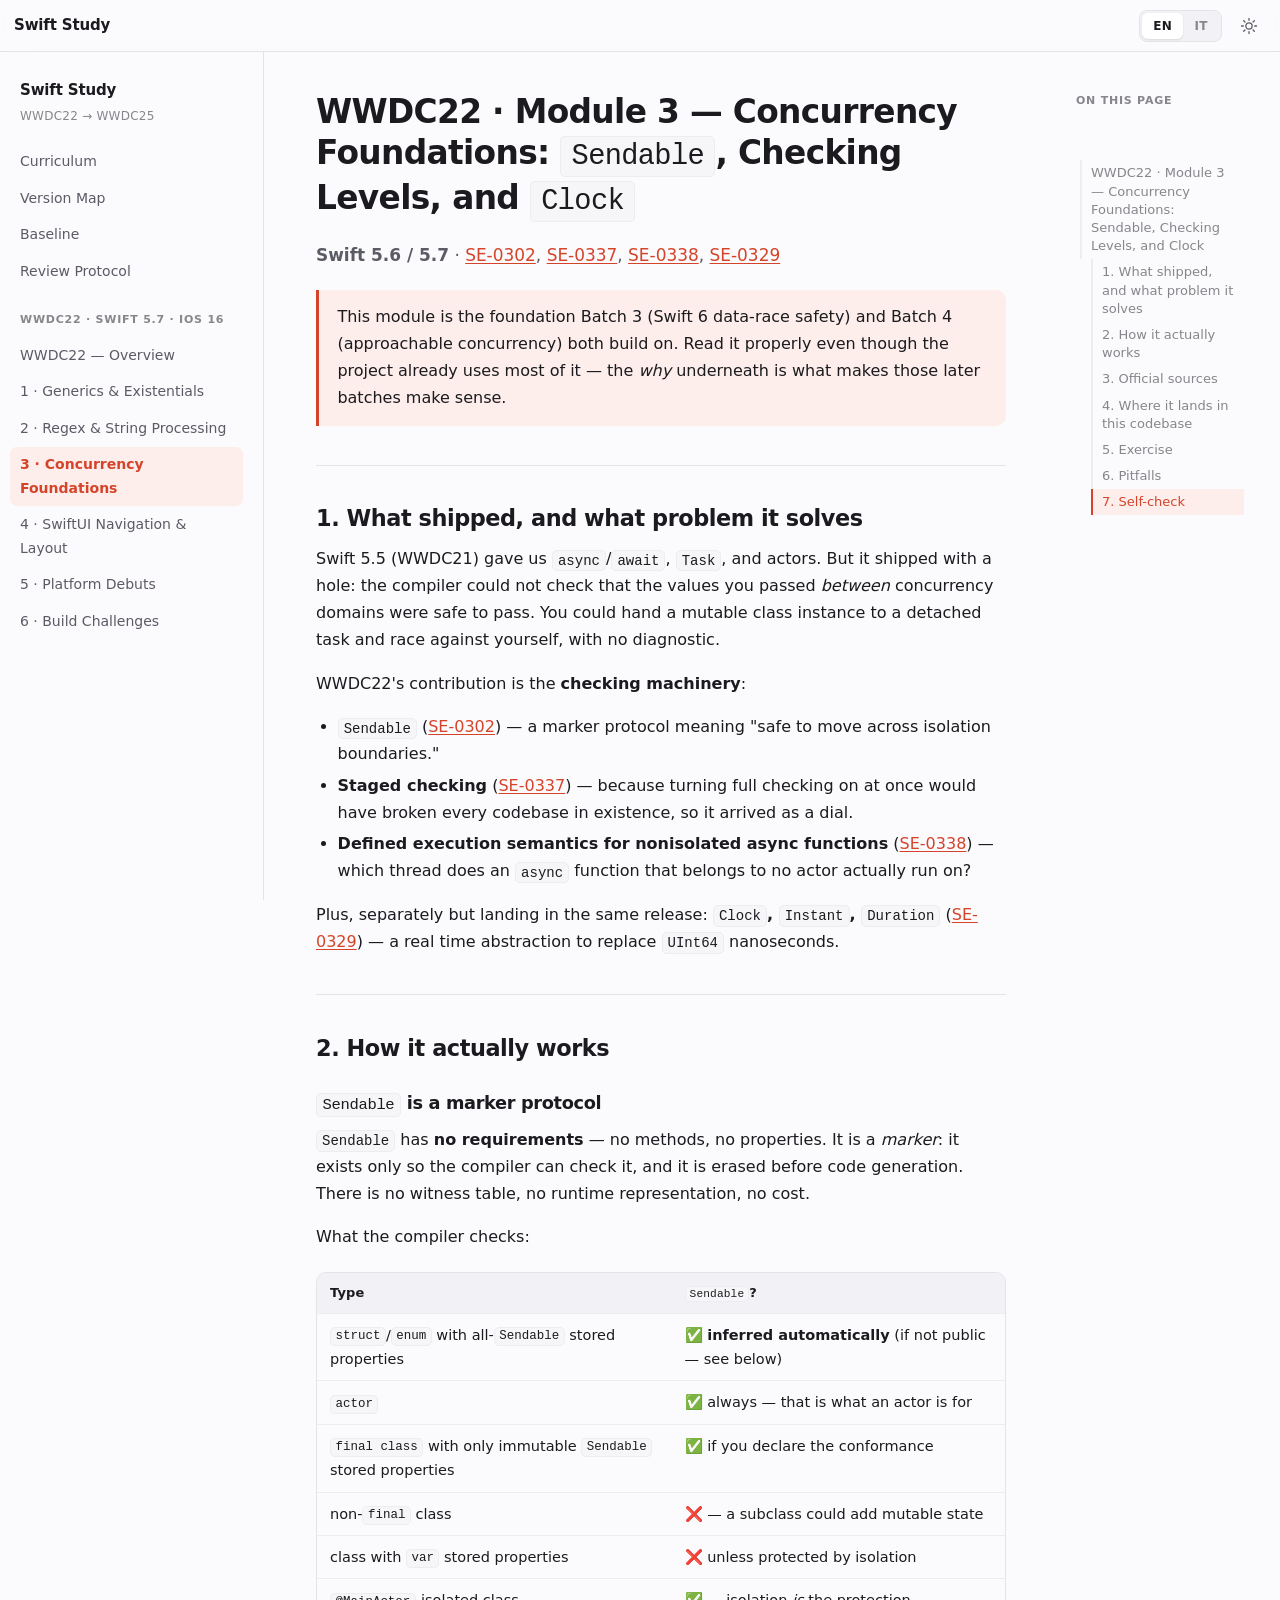
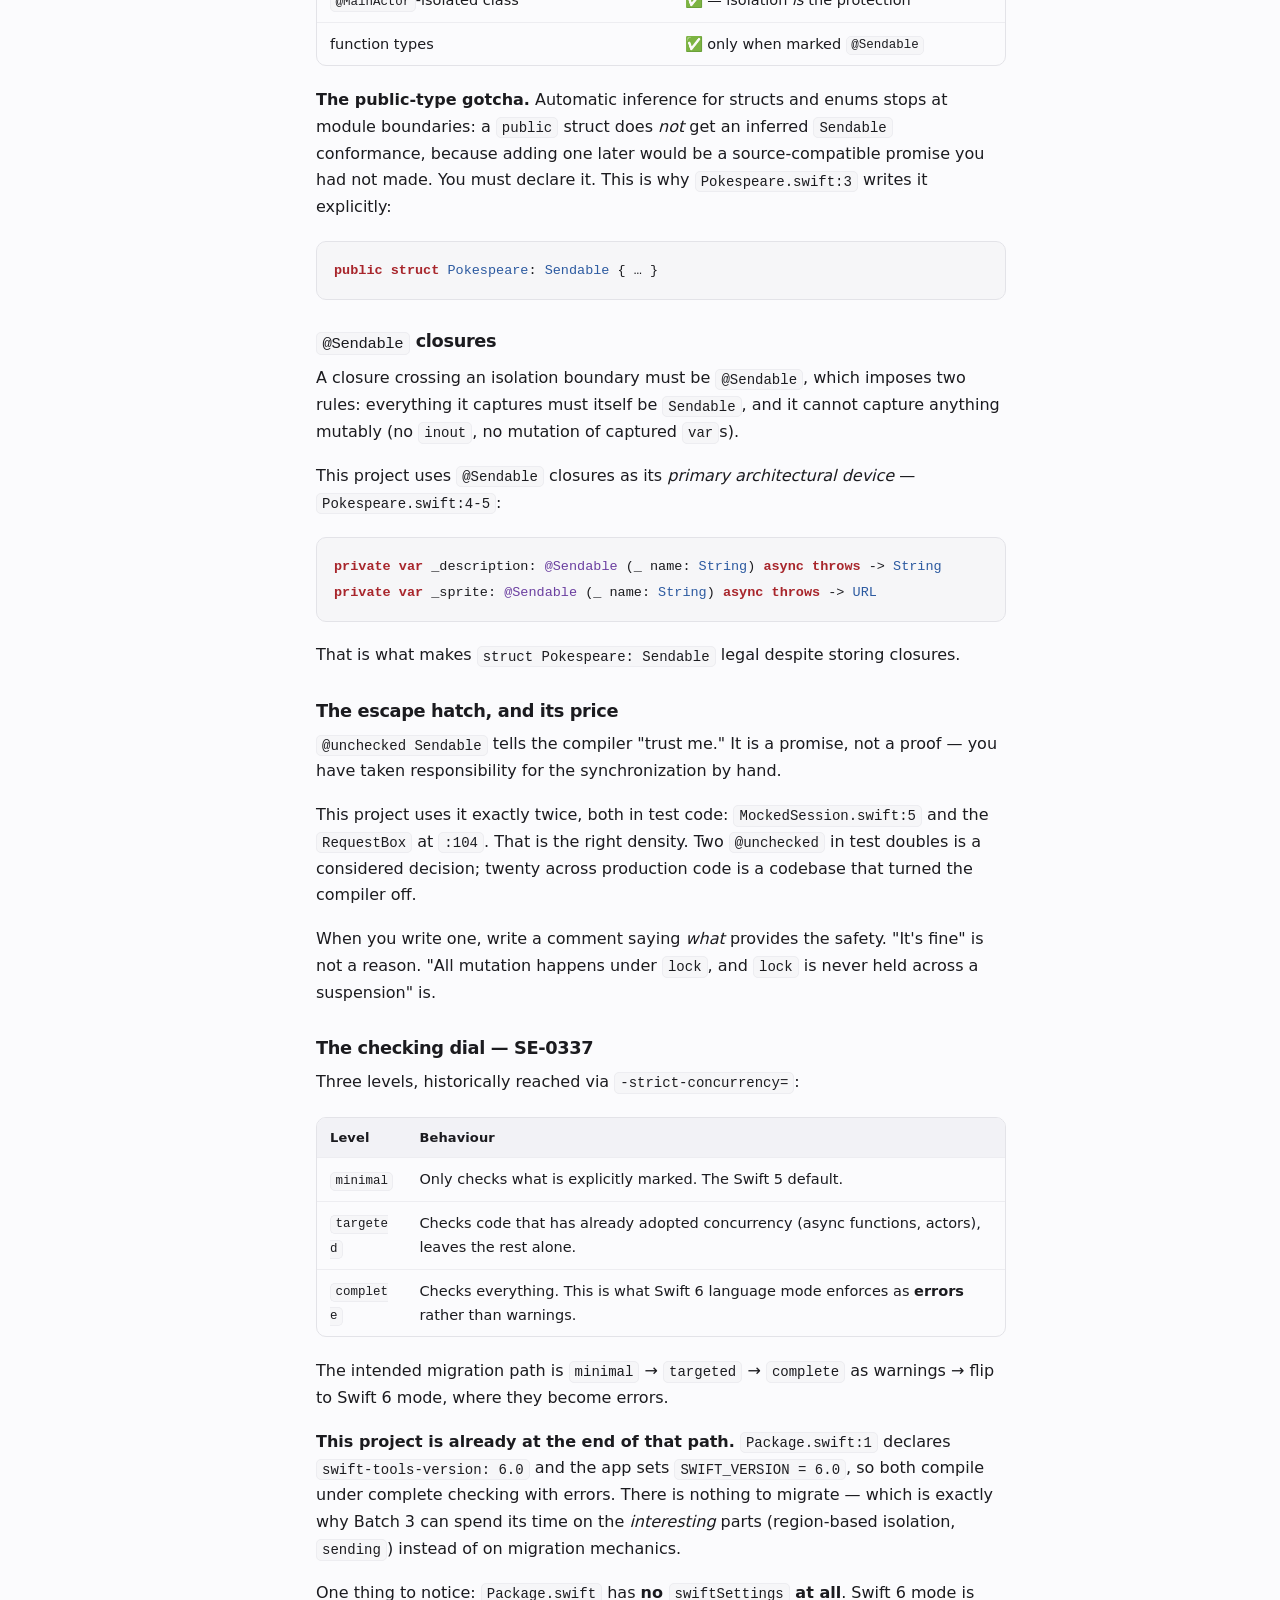
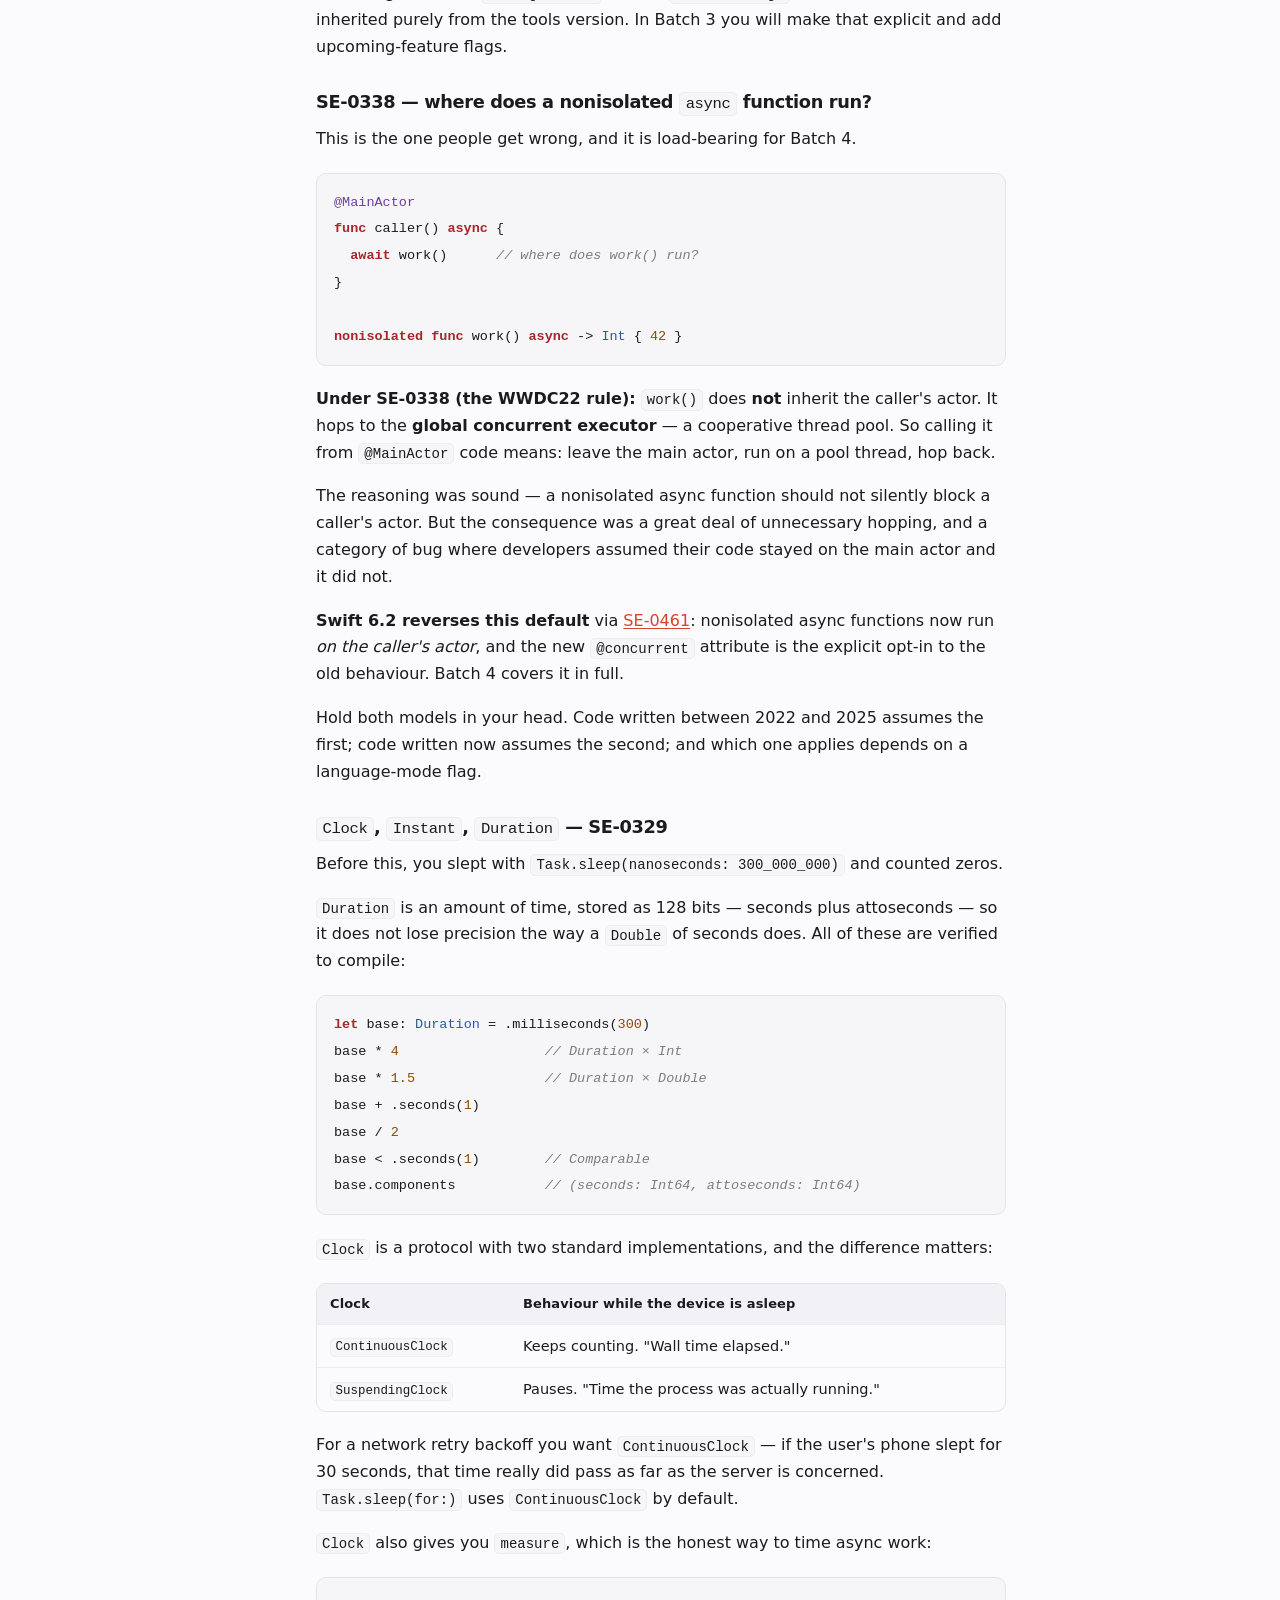
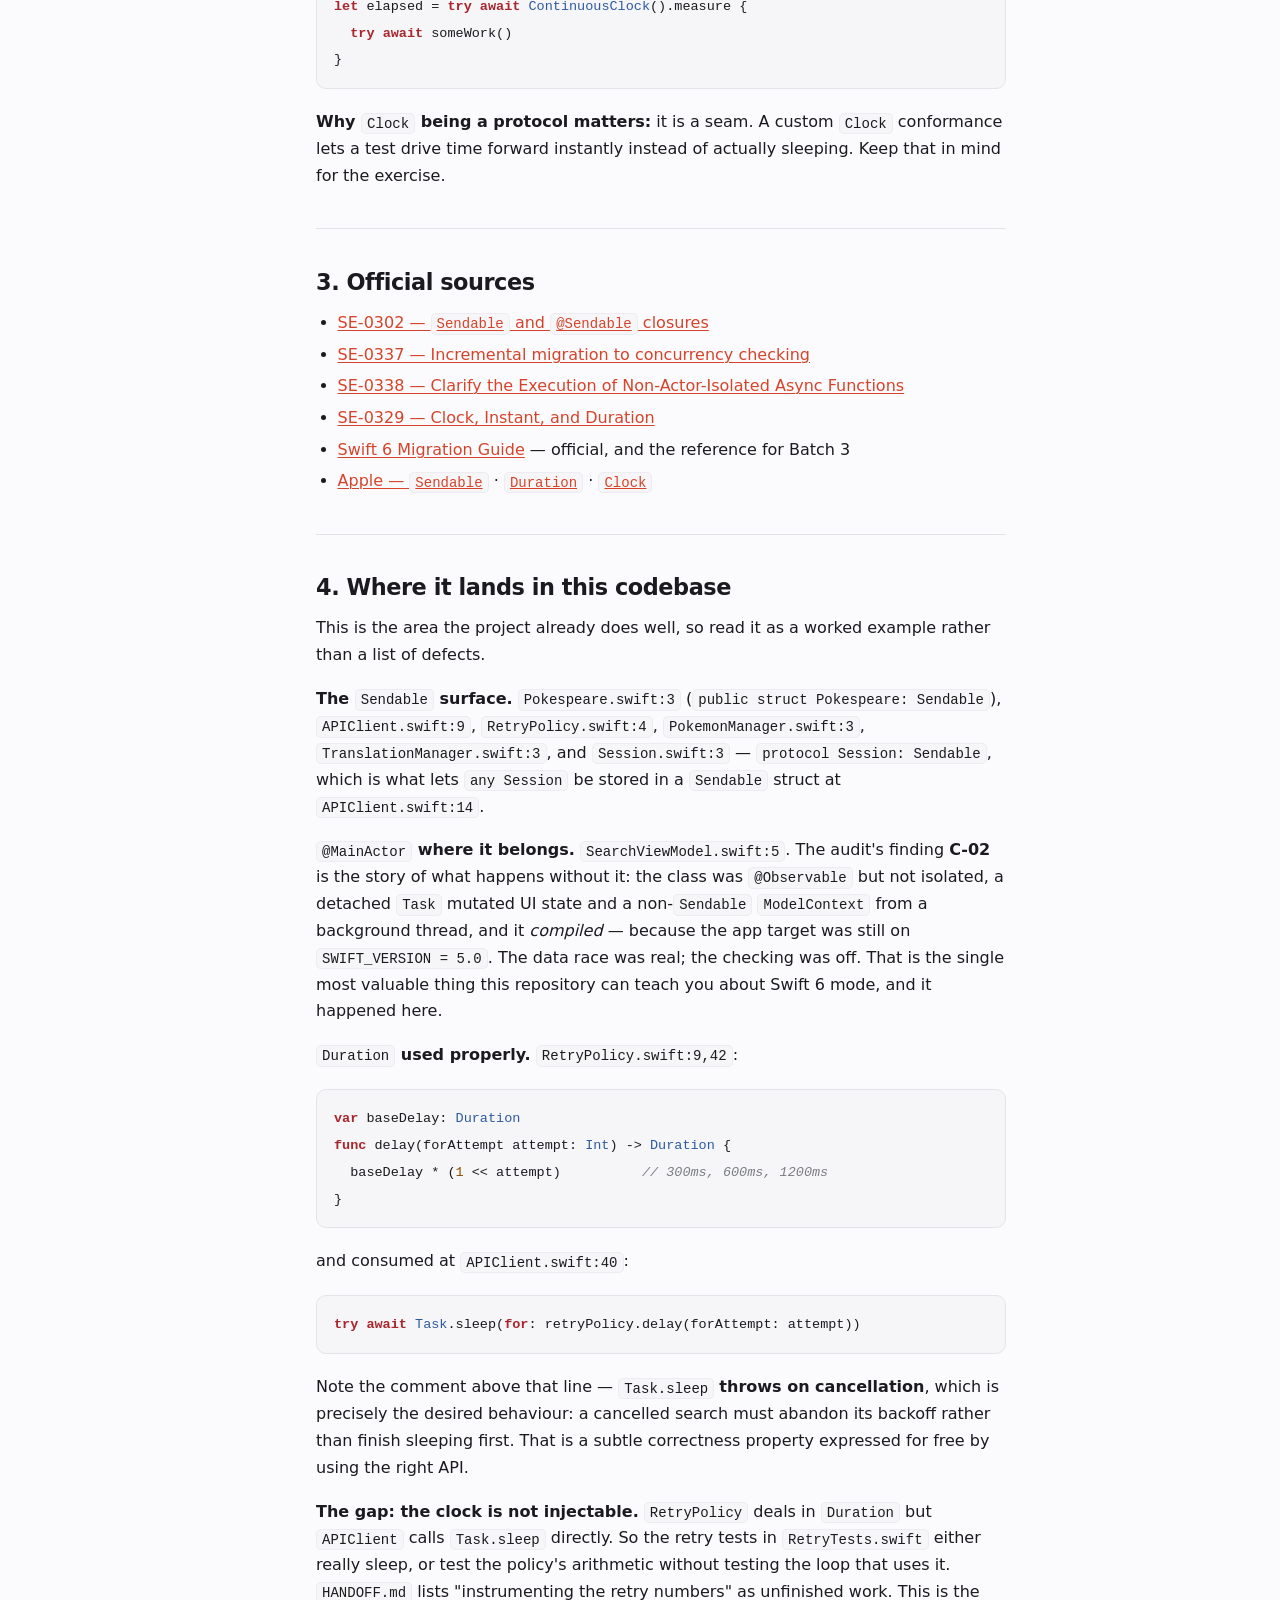
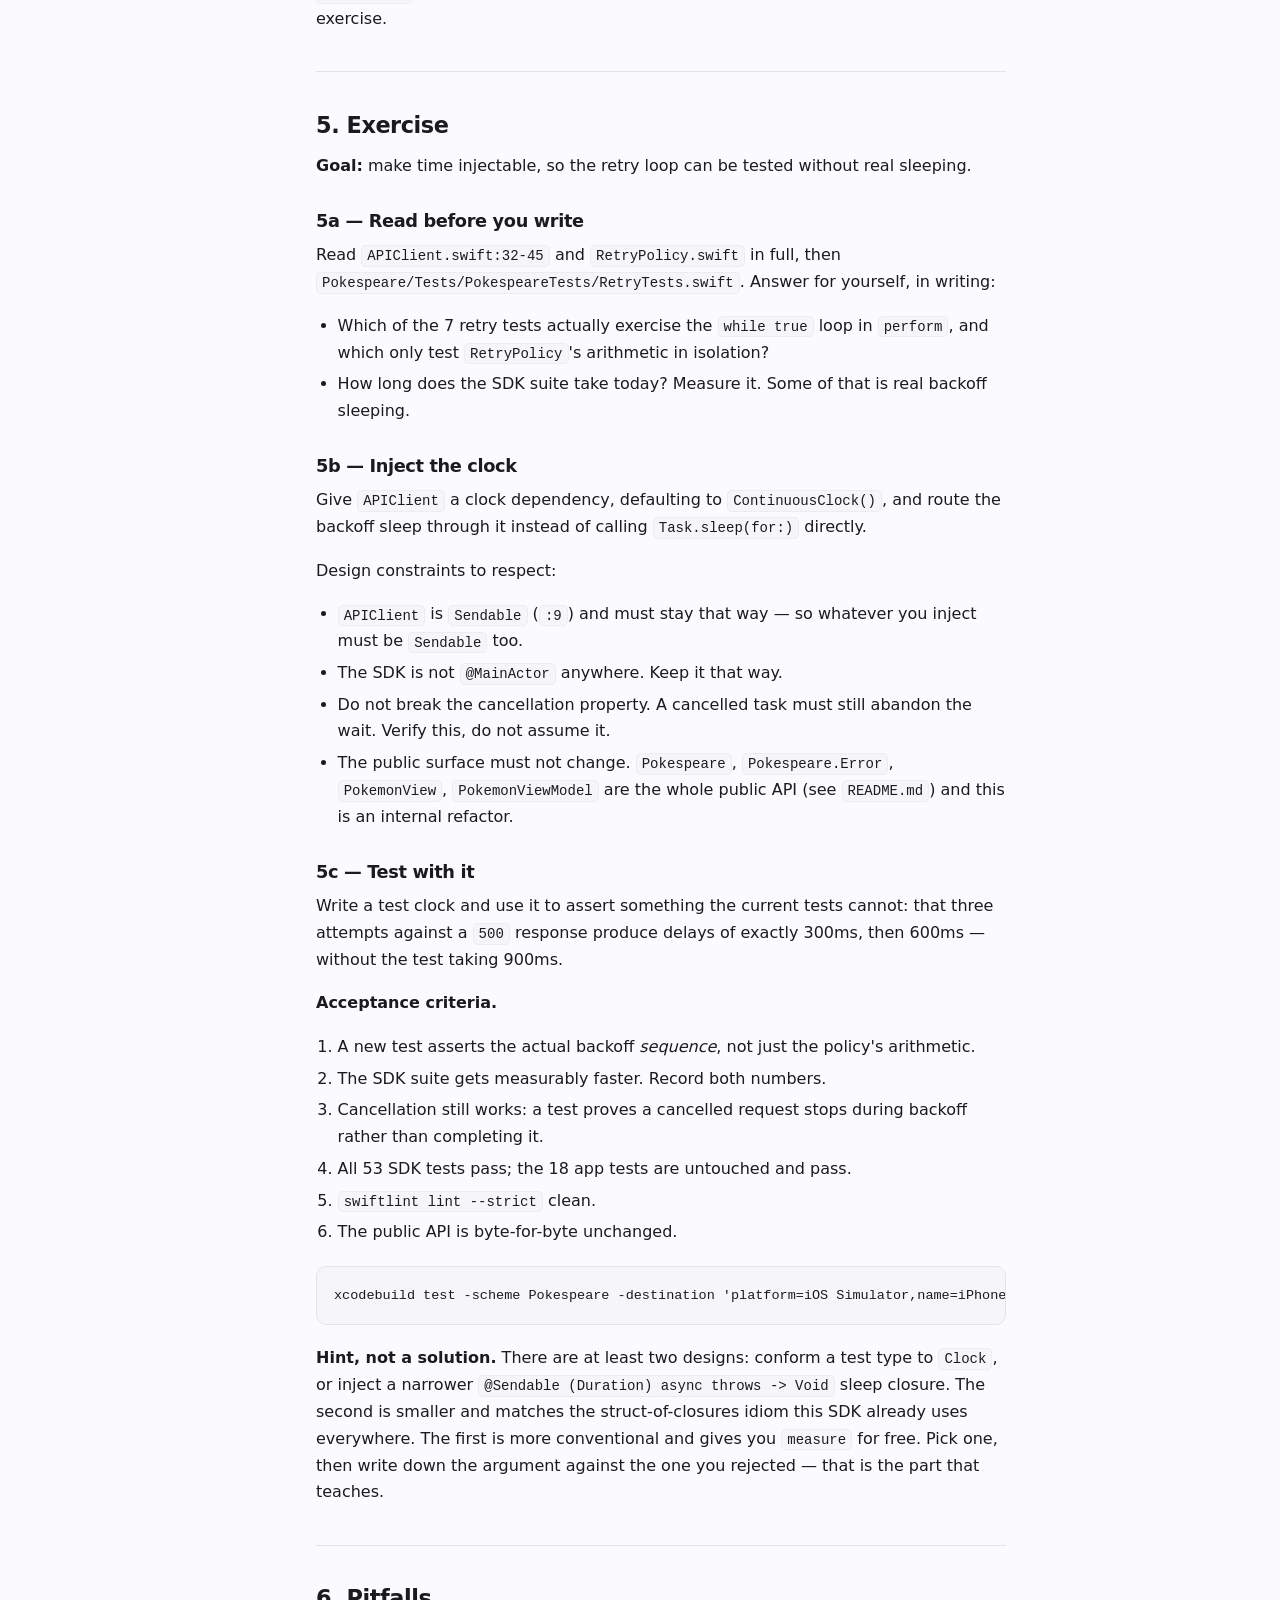
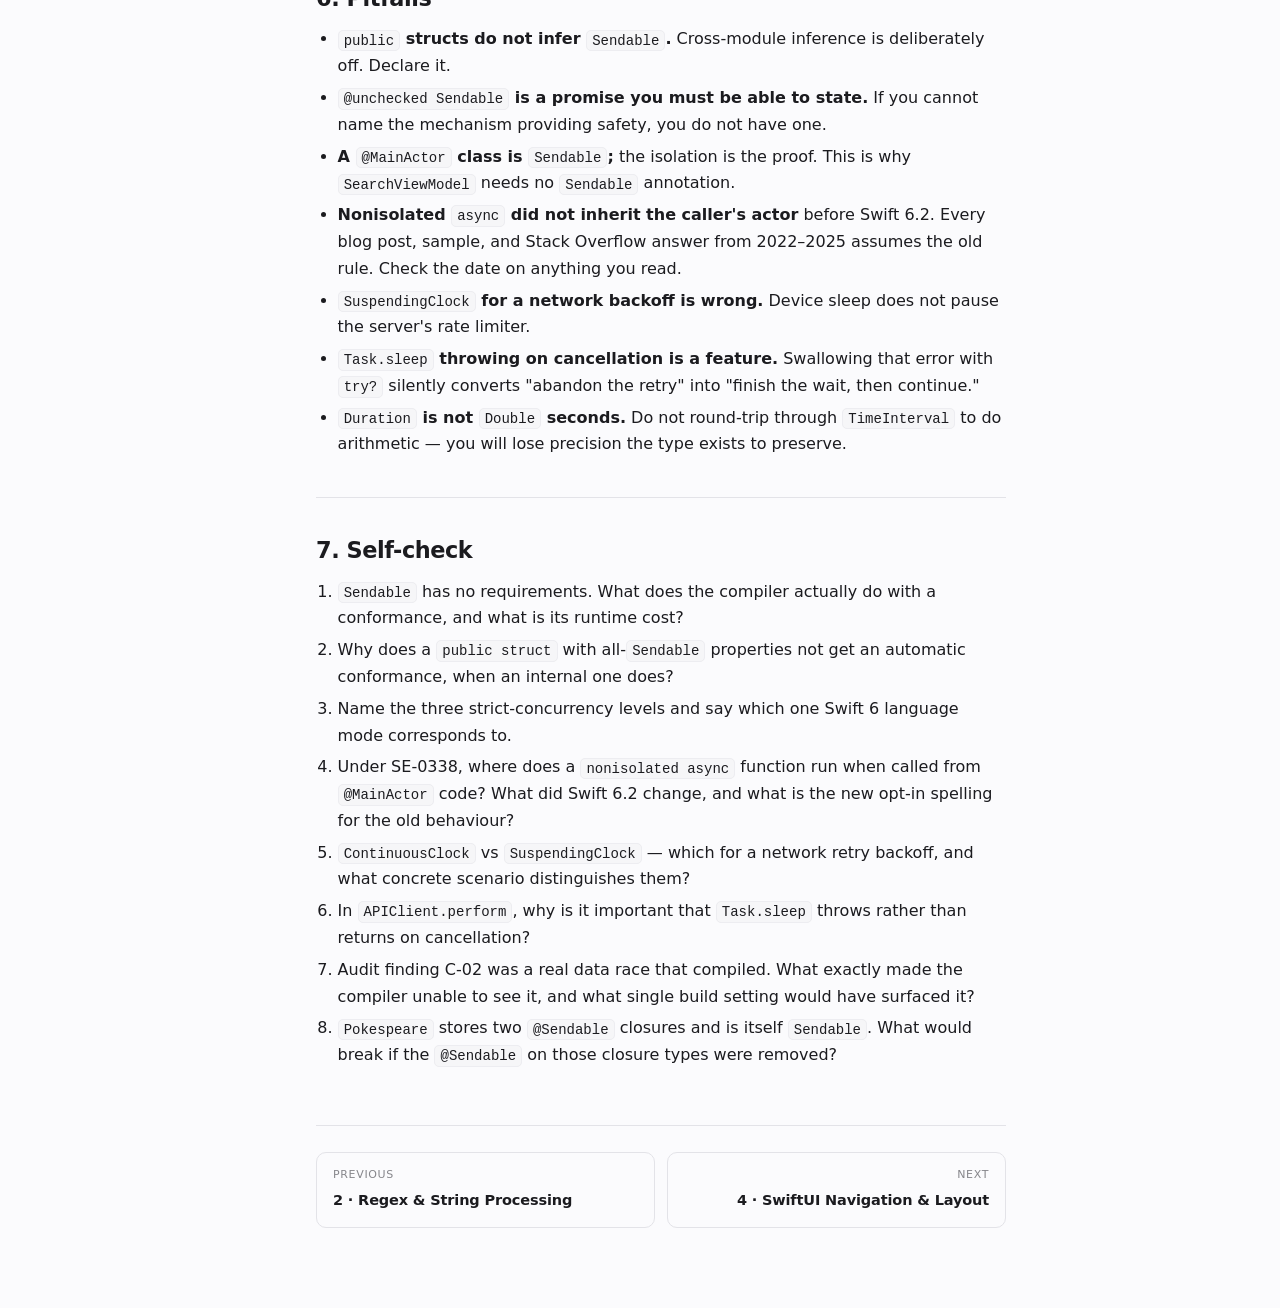
<file: docs/study/wwdc22/03-concurrency-foundations.html>
<!doctype html>
<html lang="en" data-lang="en" data-theme="auto">
<head>
<meta charset="utf-8">
<meta name="viewport" content="width=device-width, initial-scale=1">
<title>3 · Concurrency Foundations · Swift Study</title>
<meta name="description" content="Swift &amp; Apple platform study curriculum, WWDC22 to WWDC25, applied to the Pokespeare project.">
<link rel="stylesheet" href="../assets/style.css">
<script>/* set theme+lang before paint to avoid flash */
(function(){try{var t=localStorage.getItem('study-theme');if(t)document.documentElement.dataset.theme=t;
var p=new URLSearchParams(location.search).get('lang');var l=p||localStorage.getItem('study-lang');
if(l==='it'||l==='en'){document.documentElement.dataset.lang=l;document.documentElement.lang=l;}}catch(e){}})();</script>
</head>
<body>
<a class="skip" href="#content">Skip to content</a>
<header class="topbar">
<button class="icon-btn" id="menu-btn" aria-label="Menu" aria-expanded="false">
<svg viewBox="0 0 24 24" aria-hidden="true"><path d="M3 6h18M3 12h18M3 18h18"/></svg></button>
<span class="brand"><span class="lang" data-l="en">Swift Study</span><span class="lang" data-l="it">Studio Swift</span></span>
<div class="spacer"></div>
<div class="lang-switch" role="group" aria-label="Language">
<button data-set-lang="en" aria-pressed="true">EN</button><button data-set-lang="it" aria-pressed="false">IT</button>
</div>
<button class="icon-btn" id="theme-btn" aria-label="Toggle theme">
<svg class="i-sun" viewBox="0 0 24 24" aria-hidden="true"><circle cx="12" cy="12" r="4.2"/><path d="M12 2v2.4M12 19.6V22M2 12h2.4M19.6 12H22M4.9 4.9l1.7 1.7M17.4 17.4l1.7 1.7M19.1 4.9l-1.7 1.7M6.6 17.4l-1.7 1.7"/></svg>
<svg class="i-moon" viewBox="0 0 24 24" aria-hidden="true"><path d="M20 14.5A8.5 8.5 0 1 1 9.5 4a7 7 0 0 0 10.5 10.5Z"/></svg></button>
</header>
<div class="shell" id="content">
<div class="lang" data-l="en">
<nav class="sidebar-nav" aria-label="Contents">
<p class="nav-title">Swift Study<small>WWDC22 → WWDC25</small></p>
<ul>
<li><a href="../index.html">Curriculum</a></li>
<li><a href="../00-version-map.html">Version Map</a></li>
<li><a href="../00-baseline.html">Baseline</a></li>
<li><a href="../review-protocol.html">Review Protocol</a></li>
</ul>
<p class="nav-group">WWDC22 · Swift 5.7 · iOS 16</p>
<ul>
<li><a href="../wwdc22/index.html">WWDC22 — Overview</a></li>
<li><a href="../wwdc22/01-generics-and-existentials.html">1 · Generics & Existentials</a></li>
<li><a href="../wwdc22/02-regex-and-string-processing.html">2 · Regex & String Processing</a></li>
<li class="active"><a href="../wwdc22/03-concurrency-foundations.html">3 · Concurrency Foundations</a></li>
<li><a href="../wwdc22/04-swiftui-navigation-and-layout.html">4 · SwiftUI Navigation & Layout</a></li>
<li><a href="../wwdc22/05-platform-debuts.html">5 · Platform Debuts</a></li>
<li><a href="../wwdc22/06-build-challenges.html">6 · Build Challenges</a></li>
</ul>
</nav>
<article class="doc">
<h1 id="wwdc22-module-3-concurrency-foundations-sendable-checking-levels-and-clock">WWDC22 · Module 3 — Concurrency Foundations: <code>Sendable</code>, Checking Levels, and <code>Clock</code></h1>
<p><strong>Swift 5.6 / 5.7</strong> · <a href="https://github.com/swiftlang/swift-evolution/blob/main/proposals/0302-concurrent-value-and-concurrent-closures.md">SE-0302</a>, <a href="https://github.com/swiftlang/swift-evolution/blob/main/proposals/0337-support-incremental-migration-to-concurrency-checking.md">SE-0337</a>, <a href="https://github.com/swiftlang/swift-evolution/blob/main/proposals/0338-clarify-execution-non-actor-async.md">SE-0338</a>, <a href="https://github.com/swiftlang/swift-evolution/blob/main/proposals/0329-clock-instant-duration.md">SE-0329</a></p>
<blockquote>
<p>This module is the foundation Batch 3 (Swift 6 data-race safety) and Batch 4 (approachable concurrency) both build on. Read it properly even though the project already uses most of it — the <em>why</em> underneath is what makes those later batches make sense.</p>
</blockquote>
<hr>
<h2 id="1-what-shipped-and-what-problem-it-solves">1. What shipped, and what problem it solves</h2>
<p>Swift 5.5 (WWDC21) gave us <code>async</code>/<code>await</code>, <code>Task</code>, and actors. But it shipped with a hole: the compiler could not check that the values you passed <em>between</em> concurrency domains were safe to pass. You could hand a mutable class instance to a detached task and race against yourself, with no diagnostic.</p>
<p>WWDC22's contribution is the <strong>checking machinery</strong>:</p>
<ul>
<li><strong><code>Sendable</code></strong> (<a href="https://github.com/swiftlang/swift-evolution/blob/main/proposals/0302-concurrent-value-and-concurrent-closures.md">SE-0302</a>) — a marker protocol meaning "safe to move across isolation boundaries."</li>
<li><strong>Staged checking</strong> (<a href="https://github.com/swiftlang/swift-evolution/blob/main/proposals/0337-support-incremental-migration-to-concurrency-checking.md">SE-0337</a>) — because turning full checking on at once would have broken every codebase in existence, so it arrived as a dial.</li>
<li><strong>Defined execution semantics for nonisolated async functions</strong> (<a href="https://github.com/swiftlang/swift-evolution/blob/main/proposals/0338-clarify-execution-non-actor-async.md">SE-0338</a>) — which thread does an <code>async</code> function that belongs to no actor actually run on?</li>
</ul>
<p>Plus, separately but landing in the same release: <strong><code>Clock</code>, <code>Instant</code>, <code>Duration</code></strong> (<a href="https://github.com/swiftlang/swift-evolution/blob/main/proposals/0329-clock-instant-duration.md">SE-0329</a>) — a real time abstraction to replace <code>UInt64</code> nanoseconds.</p>
<hr>
<h2 id="2-how-it-actually-works">2. How it actually works</h2>
<h3 id="sendable-is-a-marker-protocol"><code>Sendable</code> is a marker protocol</h3>
<p><code>Sendable</code> has <strong>no requirements</strong> — no methods, no properties. It is a <em>marker</em>: it exists only so the compiler can check it, and it is erased before code generation. There is no witness table, no runtime representation, no cost.</p>
<p>What the compiler checks:</p>
<table>
<thead>
<tr>
<th>Type</th>
<th><code>Sendable</code>?</th>
</tr>
</thead>
<tbody>
<tr>
<td><code>struct</code>/<code>enum</code> with all-<code>Sendable</code> stored properties</td>
<td>✅ <strong>inferred automatically</strong> (if not public — see below)</td>
</tr>
<tr>
<td><code>actor</code></td>
<td>✅ always — that is what an actor is for</td>
</tr>
<tr>
<td><code>final class</code> with only immutable <code>Sendable</code> stored properties</td>
<td>✅ if you declare the conformance</td>
</tr>
<tr>
<td>non-<code>final</code> class</td>
<td>❌ — a subclass could add mutable state</td>
</tr>
<tr>
<td>class with <code>var</code> stored properties</td>
<td>❌ unless protected by isolation</td>
</tr>
<tr>
<td><code>@MainActor</code>-isolated class</td>
<td>✅ — isolation <em>is</em> the protection</td>
</tr>
<tr>
<td>function types</td>
<td>✅ only when marked <code>@Sendable</code></td>
</tr>
</tbody>
</table>
<p><strong>The public-type gotcha.</strong> Automatic inference for structs and enums stops at module boundaries: a <code>public</code> struct does <em>not</em> get an inferred <code>Sendable</code> conformance, because adding one later would be a source-compatible promise you had not made. You must declare it. This is why <code>Pokespeare.swift:3</code> writes it explicitly:</p>
<pre><code class="language-swift">public struct Pokespeare: Sendable { … }
</code></pre>
<h3 id="sendable-closures"><code>@Sendable</code> closures</h3>
<p>A closure crossing an isolation boundary must be <code>@Sendable</code>, which imposes two rules: everything it captures must itself be <code>Sendable</code>, and it cannot capture anything mutably (no <code>inout</code>, no mutation of captured <code>var</code>s).</p>
<p>This project uses <code>@Sendable</code> closures as its <em>primary architectural device</em> — <code>Pokespeare.swift:4-5</code>:</p>
<pre><code class="language-swift">private var _description: @Sendable (_ name: String) async throws -&gt; String
private var _sprite: @Sendable (_ name: String) async throws -&gt; URL
</code></pre>
<p>That is what makes <code>struct Pokespeare: Sendable</code> legal despite storing closures.</p>
<h3 id="the-escape-hatch-and-its-price">The escape hatch, and its price</h3>
<p><code>@unchecked Sendable</code> tells the compiler "trust me." It is a promise, not a proof — you have taken responsibility for the synchronization by hand.</p>
<p>This project uses it exactly twice, both in test code: <code>MockedSession.swift:5</code> and the <code>RequestBox</code> at <code>:104</code>. That is the right density. Two <code>@unchecked</code> in test doubles is a considered decision; twenty across production code is a codebase that turned the compiler off.</p>
<p>When you write one, write a comment saying <em>what</em> provides the safety. "It's fine" is not a reason. "All mutation happens under <code>lock</code>, and <code>lock</code> is never held across a suspension" is.</p>
<h3 id="the-checking-dial-se-0337">The checking dial — SE-0337</h3>
<p>Three levels, historically reached via <code>-strict-concurrency=</code>:</p>
<table>
<thead>
<tr>
<th>Level</th>
<th>Behaviour</th>
</tr>
</thead>
<tbody>
<tr>
<td><code>minimal</code></td>
<td>Only checks what is explicitly marked. The Swift 5 default.</td>
</tr>
<tr>
<td><code>targeted</code></td>
<td>Checks code that has already adopted concurrency (async functions, actors), leaves the rest alone.</td>
</tr>
<tr>
<td><code>complete</code></td>
<td>Checks everything. This is what Swift 6 language mode enforces as <strong>errors</strong> rather than warnings.</td>
</tr>
</tbody>
</table>
<p>The intended migration path is <code>minimal</code> → <code>targeted</code> → <code>complete</code> as warnings → flip to Swift 6 mode, where they become errors.</p>
<p><strong>This project is already at the end of that path.</strong> <code>Package.swift:1</code> declares <code>swift-tools-version: 6.0</code> and the app sets <code>SWIFT_VERSION = 6.0</code>, so both compile under complete checking with errors. There is nothing to migrate — which is exactly why Batch 3 can spend its time on the <em>interesting</em> parts (region-based isolation, <code>sending</code>) instead of on migration mechanics.</p>
<p>One thing to notice: <code>Package.swift</code> has <strong>no <code>swiftSettings</code> at all</strong>. Swift 6 mode is inherited purely from the tools version. In Batch 3 you will make that explicit and add upcoming-feature flags.</p>
<h3 id="se-0338-where-does-a-nonisolated-async-function-run">SE-0338 — where does a nonisolated <code>async</code> function run?</h3>
<p>This is the one people get wrong, and it is load-bearing for Batch 4.</p>
<pre><code class="language-swift">@MainActor
func caller() async {
  await work()      // where does work() run?
}

nonisolated func work() async -&gt; Int { 42 }
</code></pre>
<p><strong>Under SE-0338 (the WWDC22 rule):</strong> <code>work()</code> does <strong>not</strong> inherit the caller's actor. It hops to the <strong>global concurrent executor</strong> — a cooperative thread pool. So calling it from <code>@MainActor</code> code means: leave the main actor, run on a pool thread, hop back.</p>
<p>The reasoning was sound — a nonisolated async function should not silently block a caller's actor. But the consequence was a great deal of unnecessary hopping, and a category of bug where developers assumed their code stayed on the main actor and it did not.</p>
<p><strong>Swift 6.2 reverses this default</strong> via <a href="https://github.com/swiftlang/swift-evolution/blob/main/proposals/0461-async-function-isolation.md">SE-0461</a>: nonisolated async functions now run <em>on the caller's actor</em>, and the new <code>@concurrent</code> attribute is the explicit opt-in to the old behaviour. Batch 4 covers it in full.</p>
<p>Hold both models in your head. Code written between 2022 and 2025 assumes the first; code written now assumes the second; and which one applies depends on a language-mode flag.</p>
<h3 id="clock-instant-duration-se-0329"><code>Clock</code>, <code>Instant</code>, <code>Duration</code> — SE-0329</h3>
<p>Before this, you slept with <code>Task.sleep(nanoseconds: 300_000_000)</code> and counted zeros.</p>
<p><strong><code>Duration</code></strong> is an amount of time, stored as 128 bits — seconds plus attoseconds — so it does not lose precision the way a <code>Double</code> of seconds does. All of these are verified to compile:</p>
<pre><code class="language-swift">let base: Duration = .milliseconds(300)
base * 4                  // Duration × Int
base * 1.5                // Duration × Double
base + .seconds(1)
base / 2
base &lt; .seconds(1)        // Comparable
base.components           // (seconds: Int64, attoseconds: Int64)
</code></pre>
<p><strong><code>Clock</code></strong> is a protocol with two standard implementations, and the difference matters:</p>
<table>
<thead>
<tr>
<th>Clock</th>
<th>Behaviour while the device is asleep</th>
</tr>
</thead>
<tbody>
<tr>
<td><code>ContinuousClock</code></td>
<td>Keeps counting. "Wall time elapsed."</td>
</tr>
<tr>
<td><code>SuspendingClock</code></td>
<td>Pauses. "Time the process was actually running."</td>
</tr>
</tbody>
</table>
<p>For a network retry backoff you want <code>ContinuousClock</code> — if the user's phone slept for 30 seconds, that time really did pass as far as the server is concerned. <code>Task.sleep(for:)</code> uses <code>ContinuousClock</code> by default.</p>
<p><code>Clock</code> also gives you <code>measure</code>, which is the honest way to time async work:</p>
<pre><code class="language-swift">let elapsed = try await ContinuousClock().measure {
  try await someWork()
}
</code></pre>
<p><strong>Why <code>Clock</code> being a protocol matters:</strong> it is a seam. A custom <code>Clock</code> conformance lets a test drive time forward instantly instead of actually sleeping. Keep that in mind for the exercise.</p>
<hr>
<h2 id="3-official-sources">3. Official sources</h2>
<ul>
<li><a href="https://github.com/swiftlang/swift-evolution/blob/main/proposals/0302-concurrent-value-and-concurrent-closures.md">SE-0302 — <code>Sendable</code> and <code>@Sendable</code> closures</a></li>
<li><a href="https://github.com/swiftlang/swift-evolution/blob/main/proposals/0337-support-incremental-migration-to-concurrency-checking.md">SE-0337 — Incremental migration to concurrency checking</a></li>
<li><a href="https://github.com/swiftlang/swift-evolution/blob/main/proposals/0338-clarify-execution-non-actor-async.md">SE-0338 — Clarify the Execution of Non-Actor-Isolated Async Functions</a></li>
<li><a href="https://github.com/swiftlang/swift-evolution/blob/main/proposals/0329-clock-instant-duration.md">SE-0329 — Clock, Instant, and Duration</a></li>
<li><a href="https://www.swift.org/migration/documentation/migrationguide/">Swift 6 Migration Guide</a> — official, and the reference for Batch 3</li>
<li><a href="https://developer.apple.com/documentation/swift/sendable">Apple — <code>Sendable</code></a> · <a href="https://developer.apple.com/documentation/swift/duration"><code>Duration</code></a> · <a href="https://developer.apple.com/documentation/swift/clock"><code>Clock</code></a></li>
</ul>
<hr>
<h2 id="4-where-it-lands-in-this-codebase">4. Where it lands in this codebase</h2>
<p>This is the area the project already does well, so read it as a worked example rather than a list of defects.</p>
<p><strong>The <code>Sendable</code> surface.</strong> <code>Pokespeare.swift:3</code> (<code>public struct Pokespeare: Sendable</code>), <code>APIClient.swift:9</code>, <code>RetryPolicy.swift:4</code>, <code>PokemonManager.swift:3</code>, <code>TranslationManager.swift:3</code>, and <code>Session.swift:3</code> — <code>protocol Session: Sendable</code>, which is what lets <code>any Session</code> be stored in a <code>Sendable</code> struct at <code>APIClient.swift:14</code>.</p>
<p><strong><code>@MainActor</code> where it belongs.</strong> <code>SearchViewModel.swift:5</code>. The audit's finding <strong>C-02</strong> is the story of what happens without it: the class was <code>@Observable</code> but not isolated, a detached <code>Task</code> mutated UI state and a non-<code>Sendable</code> <code>ModelContext</code> from a background thread, and it <em>compiled</em> — because the app target was still on <code>SWIFT_VERSION = 5.0</code>. The data race was real; the checking was off. That is the single most valuable thing this repository can teach you about Swift 6 mode, and it happened here.</p>
<p><strong><code>Duration</code> used properly.</strong> <code>RetryPolicy.swift:9,42</code>:</p>
<pre><code class="language-swift">var baseDelay: Duration
func delay(forAttempt attempt: Int) -&gt; Duration {
  baseDelay * (1 &lt;&lt; attempt)          // 300ms, 600ms, 1200ms
}
</code></pre>
<p>and consumed at <code>APIClient.swift:40</code>:</p>
<pre><code class="language-swift">try await Task.sleep(for: retryPolicy.delay(forAttempt: attempt))
</code></pre>
<p>Note the comment above that line — <code>Task.sleep</code> <strong>throws on cancellation</strong>, which is precisely the desired behaviour: a cancelled search must abandon its backoff rather than finish sleeping first. That is a subtle correctness property expressed for free by using the right API.</p>
<p><strong>The gap: the clock is not injectable.</strong> <code>RetryPolicy</code> deals in <code>Duration</code> but <code>APIClient</code> calls <code>Task.sleep</code> directly. So the retry tests in <code>RetryTests.swift</code> either really sleep, or test the policy's arithmetic without testing the loop that uses it. <code>HANDOFF.md</code> lists "instrumenting the retry numbers" as unfinished work. This is the exercise.</p>
<hr>
<h2 id="5-exercise">5. Exercise</h2>
<p><strong>Goal:</strong> make time injectable, so the retry loop can be tested without real sleeping.</p>
<h3 id="5a-read-before-you-write">5a — Read before you write</h3>
<p>Read <code>APIClient.swift:32-45</code> and <code>RetryPolicy.swift</code> in full, then <code>Pokespeare/Tests/PokespeareTests/RetryTests.swift</code>. Answer for yourself, in writing:</p>
<ul>
<li>Which of the 7 retry tests actually exercise the <code>while true</code> loop in <code>perform</code>, and which only test <code>RetryPolicy</code>'s arithmetic in isolation?</li>
<li>How long does the SDK suite take today? Measure it. Some of that is real backoff sleeping.</li>
</ul>
<h3 id="5b-inject-the-clock">5b — Inject the clock</h3>
<p>Give <code>APIClient</code> a clock dependency, defaulting to <code>ContinuousClock()</code>, and route the backoff sleep through it instead of calling <code>Task.sleep(for:)</code> directly.</p>
<p>Design constraints to respect:</p>
<ul>
<li><code>APIClient</code> is <code>Sendable</code> (<code>:9</code>) and must stay that way — so whatever you inject must be <code>Sendable</code> too.</li>
<li>The SDK is not <code>@MainActor</code> anywhere. Keep it that way.</li>
<li>Do not break the cancellation property. A cancelled task must still abandon the wait. Verify this, do not assume it.</li>
<li>The public surface must not change. <code>Pokespeare</code>, <code>Pokespeare.Error</code>, <code>PokemonView</code>, <code>PokemonViewModel</code> are the whole public API (see <code>README.md</code>) and this is an internal refactor.</li>
</ul>
<h3 id="5c-test-with-it">5c — Test with it</h3>
<p>Write a test clock and use it to assert something the current tests cannot: that three attempts against a <code>500</code> response produce delays of exactly 300ms, then 600ms — without the test taking 900ms.</p>
<p><strong>Acceptance criteria.</strong></p>
<ol>
<li>A new test asserts the actual backoff <em>sequence</em>, not just the policy's arithmetic.</li>
<li>The SDK suite gets measurably faster. Record both numbers.</li>
<li>Cancellation still works: a test proves a cancelled request stops during backoff rather than completing it.</li>
<li>All 53 SDK tests pass; the 18 app tests are untouched and pass.</li>
<li><code>swiftlint lint --strict</code> clean.</li>
<li>The public API is byte-for-byte unchanged.</li>
</ol>
<pre><code class="language-bash">xcodebuild test -scheme Pokespeare -destination 'platform=iOS Simulator,name=iPhone 17 Pro'
</code></pre>
<p><strong>Hint, not a solution.</strong> There are at least two designs: conform a test type to <code>Clock</code>, or inject a narrower <code>@Sendable (Duration) async throws -&gt; Void</code> sleep closure. The second is smaller and matches the struct-of-closures idiom this SDK already uses everywhere. The first is more conventional and gives you <code>measure</code> for free. Pick one, then write down the argument against the one you rejected — that is the part that teaches.</p>
<hr>
<h2 id="6-pitfalls">6. Pitfalls</h2>
<ul>
<li><strong><code>public</code> structs do not infer <code>Sendable</code>.</strong> Cross-module inference is deliberately off. Declare it.</li>
<li><strong><code>@unchecked Sendable</code> is a promise you must be able to state.</strong> If you cannot name the mechanism providing safety, you do not have one.</li>
<li><strong>A <code>@MainActor</code> class is <code>Sendable</code>;</strong> the isolation is the proof. This is why <code>SearchViewModel</code> needs no <code>Sendable</code> annotation.</li>
<li><strong>Nonisolated <code>async</code> did not inherit the caller's actor</strong> before Swift 6.2. Every blog post, sample, and Stack Overflow answer from 2022–2025 assumes the old rule. Check the date on anything you read.</li>
<li><strong><code>SuspendingClock</code> for a network backoff is wrong.</strong> Device sleep does not pause the server's rate limiter.</li>
<li><strong><code>Task.sleep</code> throwing on cancellation is a feature.</strong> Swallowing that error with <code>try?</code> silently converts "abandon the retry" into "finish the wait, then continue."</li>
<li><strong><code>Duration</code> is not <code>Double</code> seconds.</strong> Do not round-trip through <code>TimeInterval</code> to do arithmetic — you will lose precision the type exists to preserve.</li>
</ul>
<hr>
<h2 id="7-self-check">7. Self-check</h2>
<ol>
<li><code>Sendable</code> has no requirements. What does the compiler actually do with a conformance, and what is its runtime cost?</li>
<li>Why does a <code>public struct</code> with all-<code>Sendable</code> properties not get an automatic conformance, when an internal one does?</li>
<li>Name the three strict-concurrency levels and say which one Swift 6 language mode corresponds to.</li>
<li>Under SE-0338, where does a <code>nonisolated async</code> function run when called from <code>@MainActor</code> code? What did Swift 6.2 change, and what is the new opt-in spelling for the old behaviour?</li>
<li><code>ContinuousClock</code> vs <code>SuspendingClock</code> — which for a network retry backoff, and what concrete scenario distinguishes them?</li>
<li>In <code>APIClient.perform</code>, why is it important that <code>Task.sleep</code> throws rather than returns on cancellation?</li>
<li>Audit finding C-02 was a real data race that compiled. What exactly made the compiler unable to see it, and what single build setting would have surfaced it?</li>
<li><code>Pokespeare</code> stores two <code>@Sendable</code> closures and is itself <code>Sendable</code>. What would break if the <code>@Sendable</code> on those closure types were removed?</li>
</ol>
<nav class="pager"><a class="pager-prev" href="../wwdc22/02-regex-and-string-processing.html"><span>Previous</span><strong>2 · Regex & String Processing</strong></a><a class="pager-next" href="../wwdc22/04-swiftui-navigation-and-layout.html"><span>Next</span><strong>4 · SwiftUI Navigation & Layout</strong></a></nav>
</article>
<aside class="toc"><p>On this page</p><div class="toc">
<ul>
<li><a href="#wwdc22-module-3-concurrency-foundations-sendable-checking-levels-and-clock">WWDC22 · Module 3 — Concurrency Foundations: Sendable, Checking Levels, and Clock</a><ul>
<li><a href="#1-what-shipped-and-what-problem-it-solves">1. What shipped, and what problem it solves</a></li>
<li><a href="#2-how-it-actually-works">2. How it actually works</a><ul>
<li><a href="#sendable-is-a-marker-protocol">Sendable is a marker protocol</a></li>
<li><a href="#sendable-closures">@Sendable closures</a></li>
<li><a href="#the-escape-hatch-and-its-price">The escape hatch, and its price</a></li>
<li><a href="#the-checking-dial-se-0337">The checking dial — SE-0337</a></li>
<li><a href="#se-0338-where-does-a-nonisolated-async-function-run">SE-0338 — where does a nonisolated async function run?</a></li>
<li><a href="#clock-instant-duration-se-0329">Clock, Instant, Duration — SE-0329</a></li>
</ul>
</li>
<li><a href="#3-official-sources">3. Official sources</a></li>
<li><a href="#4-where-it-lands-in-this-codebase">4. Where it lands in this codebase</a></li>
<li><a href="#5-exercise">5. Exercise</a><ul>
<li><a href="#5a-read-before-you-write">5a — Read before you write</a></li>
<li><a href="#5b-inject-the-clock">5b — Inject the clock</a></li>
<li><a href="#5c-test-with-it">5c — Test with it</a></li>
</ul>
</li>
<li><a href="#6-pitfalls">6. Pitfalls</a></li>
<li><a href="#7-self-check">7. Self-check</a></li>
</ul>
</li>
</ul>
</div>
</aside>
</div><div class="lang" data-l="it">
<nav class="sidebar-nav" aria-label="Indice">
<p class="nav-title">Studio Swift<small>WWDC22 → WWDC25</small></p>
<ul>
<li><a href="../index.html">Programma</a></li>
<li><a href="../00-version-map.html">Mappa delle versioni</a></li>
<li><a href="../00-baseline.html">Punto di partenza</a></li>
<li><a href="../review-protocol.html">Protocollo di revisione</a></li>
</ul>
<p class="nav-group">WWDC22 · Swift 5.7 · iOS 16</p>
<ul>
<li><a href="../wwdc22/index.html">WWDC22 — Panoramica</a></li>
<li><a href="../wwdc22/01-generics-and-existentials.html">1 · Generics ed existentials</a></li>
<li><a href="../wwdc22/02-regex-and-string-processing.html">2 · Regex ed elaborazione di stringhe</a></li>
<li class="active"><a href="../wwdc22/03-concurrency-foundations.html">3 · Fondamenta di concorrenza</a></li>
<li><a href="../wwdc22/04-swiftui-navigation-and-layout.html">4 · Navigazione e layout in SwiftUI</a></li>
<li><a href="../wwdc22/05-platform-debuts.html">5 · Debutti di piattaforma</a></li>
<li><a href="../wwdc22/06-build-challenges.html">6 · Sfide di implementazione</a></li>
</ul>
</nav>
<article class="doc">
<h1 id="wwdc22-modulo-3-fondamenta-di-concorrenza-sendable-livelli-di-checking-e-clock">WWDC22 · Modulo 3 — Fondamenta di concorrenza: <code>Sendable</code>, livelli di checking e <code>Clock</code></h1>
<p><strong>Swift 5.6 / 5.7</strong> · <a href="https://github.com/swiftlang/swift-evolution/blob/main/proposals/0302-concurrent-value-and-concurrent-closures.md">SE-0302</a>, <a href="https://github.com/swiftlang/swift-evolution/blob/main/proposals/0337-support-incremental-migration-to-concurrency-checking.md">SE-0337</a>, <a href="https://github.com/swiftlang/swift-evolution/blob/main/proposals/0338-clarify-execution-non-actor-async.md">SE-0338</a>, <a href="https://github.com/swiftlang/swift-evolution/blob/main/proposals/0329-clock-instant-duration.md">SE-0329</a></p>
<blockquote>
<p>Questo modulo è la base su cui si costruiscono sia il Batch 3 (data-race safety di Swift 6) sia il Batch 4 (approachable concurrency). Leggilo bene anche se il progetto usa già quasi tutto — il <em>perché</em> sottostante è ciò che rende sensati quei batch successivi.</p>
</blockquote>
<hr>
<h2 id="1-cosa-e-uscito-e-quale-problema-risolve">1. Cosa è uscito, e quale problema risolve</h2>
<p>Swift 5.5 (WWDC21) ci ha dato <code>async</code>/<code>await</code>, <code>Task</code> e gli actor. Ma è uscito con un buco: il compilatore non poteva verificare che i valori passati <em>tra</em> domini di concorrenza fossero sicuri da passare. Potevi consegnare un'istanza di classe mutabile a un task distaccato e correre contro te stesso, senza alcuna diagnostica.</p>
<p>Il contributo di WWDC22 è la <strong>macchina di verifica</strong>:</p>
<ul>
<li><strong><code>Sendable</code></strong> (<a href="https://github.com/swiftlang/swift-evolution/blob/main/proposals/0302-concurrent-value-and-concurrent-closures.md">SE-0302</a>) — un marker protocol che significa "sicuro da spostare attraverso confini di isolamento".</li>
<li><strong>Verifica a stadi</strong> (<a href="https://github.com/swiftlang/swift-evolution/blob/main/proposals/0337-support-incremental-migration-to-concurrency-checking.md">SE-0337</a>) — perché accendere la verifica completa tutta insieme avrebbe rotto ogni codebase esistente, quindi è arrivata come una manopola.</li>
<li><strong>Semantica di esecuzione definita per le funzioni async nonisolated</strong> (<a href="https://github.com/swiftlang/swift-evolution/blob/main/proposals/0338-clarify-execution-non-actor-async.md">SE-0338</a>) — su quale thread gira davvero una funzione <code>async</code> che non appartiene a nessun actor?</li>
</ul>
<p>In più, separatamente ma nella stessa release: <strong><code>Clock</code>, <code>Instant</code>, <code>Duration</code></strong> (<a href="https://github.com/swiftlang/swift-evolution/blob/main/proposals/0329-clock-instant-duration.md">SE-0329</a>) — un'astrazione del tempo vera al posto di <code>UInt64</code> di nanosecondi.</p>
<hr>
<h2 id="2-come-funziona-davvero">2. Come funziona davvero</h2>
<h3 id="sendable-e-un-marker-protocol"><code>Sendable</code> è un marker protocol</h3>
<p><code>Sendable</code> <strong>non ha requisiti</strong> — nessun metodo, nessuna proprietà. È un <em>marker</em>: esiste solo perché il compilatore possa verificarlo, e viene cancellato prima della generazione del codice. Nessuna witness table, nessuna rappresentazione a runtime, nessun costo.</p>
<p>Cosa verifica il compilatore:</p>
<table>
<thead>
<tr>
<th>Tipo</th>
<th><code>Sendable</code>?</th>
</tr>
</thead>
<tbody>
<tr>
<td><code>struct</code>/<code>enum</code> con tutte le proprietà <code>Sendable</code></td>
<td>✅ <strong>inferito automaticamente</strong> (se non è public — vedi sotto)</td>
</tr>
<tr>
<td><code>actor</code></td>
<td>✅ sempre — è a questo che serve un actor</td>
</tr>
<tr>
<td><code>final class</code> con sole proprietà immutabili <code>Sendable</code></td>
<td>✅ se dichiari la conformance</td>
</tr>
<tr>
<td>classe non <code>final</code></td>
<td>❌ — una sottoclasse potrebbe aggiungere stato mutabile</td>
</tr>
<tr>
<td>classe con proprietà <code>var</code></td>
<td>❌ salvo protezione tramite isolamento</td>
</tr>
<tr>
<td>classe isolata <code>@MainActor</code></td>
<td>✅ — l'isolamento <em>è</em> la protezione</td>
</tr>
<tr>
<td>tipi funzione</td>
<td>✅ solo se marcati <code>@Sendable</code></td>
</tr>
</tbody>
</table>
<p><strong>Il tranello dei tipi public.</strong> L'inferenza automatica per struct ed enum si ferma ai confini di modulo: una struct <code>public</code> <strong>non</strong> ottiene una conformance <code>Sendable</code> inferita, perché aggiungerla dopo sarebbe una promessa source-compatible che non avevi fatto. Devi dichiararla. Ecco perché <code>Pokespeare.swift:3</code> la scrive esplicitamente:</p>
<pre><code class="language-swift">public struct Pokespeare: Sendable { … }
</code></pre>
<h3 id="closure-sendable">Closure <code>@Sendable</code></h3>
<p>Una closure che attraversa un confine di isolamento deve essere <code>@Sendable</code>, il che impone due regole: tutto ciò che cattura deve essere a sua volta <code>Sendable</code>, e non può catturare nulla in modo mutabile (niente <code>inout</code>, nessuna mutazione di <code>var</code> catturate).</p>
<p>Questo progetto usa le closure <code>@Sendable</code> come suo <em>dispositivo architetturale principale</em> — <code>Pokespeare.swift:4-5</code>:</p>
<pre><code class="language-swift">private var _description: @Sendable (_ name: String) async throws -&gt; String
private var _sprite: @Sendable (_ name: String) async throws -&gt; URL
</code></pre>
<p>È ciò che rende legale <code>struct Pokespeare: Sendable</code> pur memorizzando closure.</p>
<h3 id="la-via-di-fuga-e-il-suo-prezzo">La via di fuga, e il suo prezzo</h3>
<p><code>@unchecked Sendable</code> dice al compilatore "fidati". È una promessa, non una prova — ti sei preso la responsabilità della sincronizzazione a mano.</p>
<p>Questo progetto ne usa esattamente due, entrambe nel codice di test: <code>MockedSession.swift:5</code> e il <code>RequestBox</code> a <code>:104</code>. È la densità giusta. Due <code>@unchecked</code> nei test double sono una decisione ponderata; venti sparsi nel codice di produzione sono un codebase che ha spento il compilatore.</p>
<p>Quando ne scrivi uno, scrivi un commento che dica <em>cosa</em> fornisce la sicurezza. "Va bene" non è una motivazione. "Tutte le mutazioni avvengono sotto <code>lock</code>, e <code>lock</code> non viene mai tenuto attraverso una sospensione" sì.</p>
<h3 id="la-manopola-della-verifica-se-0337">La manopola della verifica — SE-0337</h3>
<p>Tre livelli, storicamente raggiunti via <code>-strict-concurrency=</code>:</p>
<table>
<thead>
<tr>
<th>Livello</th>
<th>Comportamento</th>
</tr>
</thead>
<tbody>
<tr>
<td><code>minimal</code></td>
<td>Verifica solo ciò che è marcato esplicitamente. Il default di Swift 5.</td>
</tr>
<tr>
<td><code>targeted</code></td>
<td>Verifica il codice che ha già adottato la concorrenza (funzioni async, actor), lascia stare il resto.</td>
</tr>
<tr>
<td><code>complete</code></td>
<td>Verifica tutto. È ciò che lo Swift 6 language mode impone come <strong>errori</strong> invece che warning.</td>
</tr>
</tbody>
</table>
<p>Il percorso di migrazione previsto è <code>minimal</code> → <code>targeted</code> → <code>complete</code> come warning → passaggio a Swift 6 mode, dove diventano errori.</p>
<p><strong>Questo progetto è già alla fine di quel percorso.</strong> <code>Package.swift:1</code> dichiara <code>swift-tools-version: 6.0</code> e l'app imposta <code>SWIFT_VERSION = 6.0</code>, quindi entrambi compilano sotto verifica completa con errori. Non c'è niente da migrare — ed è esattamente il motivo per cui il Batch 3 può spendere il suo tempo sulle parti <em>interessanti</em> (region-based isolation, <code>sending</code>) invece che sulla meccanica della migrazione.</p>
<p>Una cosa da notare: <code>Package.swift</code> non ha <strong>alcun <code>swiftSettings</code></strong>. Swift 6 mode è ereditato puramente dalla tools version. Nel Batch 3 lo renderai esplicito e aggiungerai gli upcoming-feature flag.</p>
<h3 id="se-0338-dove-gira-una-funzione-async-nonisolated">SE-0338 — dove gira una funzione <code>async</code> nonisolated?</h3>
<p>È quella che si sbaglia più spesso, ed è portante per il Batch 4.</p>
<pre><code class="language-swift">@MainActor
func caller() async {
  await work()      // dove gira work()?
}

nonisolated func work() async -&gt; Int { 42 }
</code></pre>
<p><strong>Sotto SE-0338 (la regola WWDC22):</strong> <code>work()</code> <strong>non</strong> eredita l'actor del chiamante. Salta sull'<strong>executor concorrente globale</strong> — un pool cooperativo di thread. Quindi chiamarla da codice <code>@MainActor</code> significa: lasciare il main actor, girare su un thread del pool, tornare indietro.</p>
<p>Il ragionamento era sensato — una funzione async nonisolated non dovrebbe bloccare silenziosamente l'actor del chiamante. Ma la conseguenza è stata una gran quantità di salti inutili, e una categoria di bug in cui gli sviluppatori assumevano che il loro codice restasse sul main actor mentre non era così.</p>
<p><strong>Swift 6.2 inverte questo default</strong> via <a href="https://github.com/swiftlang/swift-evolution/blob/main/proposals/0461-async-function-isolation.md">SE-0461</a>: le funzioni async nonisolated ora girano <em>sull'actor del chiamante</em>, e il nuovo attributo <code>@concurrent</code> è l'opt-in esplicito al vecchio comportamento. Il Batch 4 lo copre per intero.</p>
<p>Tieni entrambi i modelli in testa. Il codice scritto tra il 2022 e il 2025 assume il primo; il codice scritto oggi assume il secondo; e quale dei due valga dipende da un flag di language mode.</p>
<h3 id="clock-instant-duration-se-0329"><code>Clock</code>, <code>Instant</code>, <code>Duration</code> — SE-0329</h3>
<p>Prima di questo dormivi con <code>Task.sleep(nanoseconds: 300_000_000)</code> contando gli zeri.</p>
<p><strong><code>Duration</code></strong> è una quantità di tempo, memorizzata su 128 bit — secondi più attosecondi — quindi non perde precisione come farebbe un <code>Double</code> di secondi. Tutte queste sono verificate come compilanti:</p>
<pre><code class="language-swift">let base: Duration = .milliseconds(300)
base * 4                  // Duration × Int
base * 1.5                // Duration × Double
base + .seconds(1)
base / 2
base &lt; .seconds(1)        // Comparable
base.components           // (seconds: Int64, attoseconds: Int64)
</code></pre>
<p><strong><code>Clock</code></strong> è un protocol con due implementazioni standard, e la differenza conta:</p>
<table>
<thead>
<tr>
<th>Clock</th>
<th>Comportamento mentre il dispositivo dorme</th>
</tr>
</thead>
<tbody>
<tr>
<td><code>ContinuousClock</code></td>
<td>Continua a contare. "Tempo di parete trascorso."</td>
</tr>
<tr>
<td><code>SuspendingClock</code></td>
<td>Si ferma. "Tempo in cui il processo stava davvero girando."</td>
</tr>
</tbody>
</table>
<p>Per un backoff di rete vuoi <code>ContinuousClock</code> — se il telefono dell'utente ha dormito 30 secondi, quel tempo è davvero passato per quanto riguarda il server. <code>Task.sleep(for:)</code> usa <code>ContinuousClock</code> di default.</p>
<p><code>Clock</code> ti dà anche <code>measure</code>, che è il modo onesto di cronometrare lavoro asincrono:</p>
<pre><code class="language-swift">let elapsed = try await ContinuousClock().measure {
  try await someWork()
}
</code></pre>
<p><strong>Perché conta che <code>Clock</code> sia un protocol:</strong> è una giuntura. Una conformance <code>Clock</code> personalizzata permette a un test di far avanzare il tempo istantaneamente invece di dormire davvero. Tienilo a mente per l'esercizio.</p>
<hr>
<h2 id="3-fonti-ufficiali">3. Fonti ufficiali</h2>
<ul>
<li><a href="https://github.com/swiftlang/swift-evolution/blob/main/proposals/0302-concurrent-value-and-concurrent-closures.md">SE-0302 — <code>Sendable</code> and <code>@Sendable</code> closures</a></li>
<li><a href="https://github.com/swiftlang/swift-evolution/blob/main/proposals/0337-support-incremental-migration-to-concurrency-checking.md">SE-0337 — Incremental migration to concurrency checking</a></li>
<li><a href="https://github.com/swiftlang/swift-evolution/blob/main/proposals/0338-clarify-execution-non-actor-async.md">SE-0338 — Clarify the Execution of Non-Actor-Isolated Async Functions</a></li>
<li><a href="https://github.com/swiftlang/swift-evolution/blob/main/proposals/0329-clock-instant-duration.md">SE-0329 — Clock, Instant, and Duration</a></li>
<li><a href="https://www.swift.org/migration/documentation/migrationguide/">Guida alla migrazione a Swift 6</a> — ufficiale, riferimento per il Batch 3</li>
<li><a href="https://developer.apple.com/documentation/swift/sendable">Apple — <code>Sendable</code></a> · <a href="https://developer.apple.com/documentation/swift/duration"><code>Duration</code></a> · <a href="https://developer.apple.com/documentation/swift/clock"><code>Clock</code></a></li>
</ul>
<hr>
<h2 id="4-dove-atterra-in-questo-codebase">4. Dove atterra in questo codebase</h2>
<p>È l'area che il progetto già fa bene, quindi leggila come esempio svolto invece che come lista di difetti.</p>
<p><strong>La superficie <code>Sendable</code>.</strong> <code>Pokespeare.swift:3</code> (<code>public struct Pokespeare: Sendable</code>), <code>APIClient.swift:9</code>, <code>RetryPolicy.swift:4</code>, <code>PokemonManager.swift:3</code>, <code>TranslationManager.swift:3</code> e <code>Session.swift:3</code> — <code>protocol Session: Sendable</code>, che è ciò che permette a <code>any Session</code> di essere memorizzato in una struct <code>Sendable</code> a <code>APIClient.swift:14</code>.</p>
<p><strong><code>@MainActor</code> dove serve.</strong> <code>SearchViewModel.swift:5</code>. Il finding <strong>C-02</strong> dell'audit è la storia di cosa succede senza: la classe era <code>@Observable</code> ma non isolata, un <code>Task</code> distaccato mutava stato di UI e un <code>ModelContext</code> non <code>Sendable</code> da un thread di background, e <em>compilava</em> — perché il target app era ancora su <code>SWIFT_VERSION = 5.0</code>. La data race era reale; la verifica era spenta. È la cosa più preziosa che questo repository può insegnarti su Swift 6 mode, ed è successa qui.</p>
<p><strong><code>Duration</code> usata bene.</strong> <code>RetryPolicy.swift:9,42</code>:</p>
<pre><code class="language-swift">var baseDelay: Duration
func delay(forAttempt attempt: Int) -&gt; Duration {
  baseDelay * (1 &lt;&lt; attempt)          // 300ms, 600ms, 1200ms
}
</code></pre>
<p>e consumata a <code>APIClient.swift:40</code>:</p>
<pre><code class="language-swift">try await Task.sleep(for: retryPolicy.delay(forAttempt: attempt))
</code></pre>
<p>Nota il commento sopra quella riga — <code>Task.sleep</code> <strong>lancia in caso di cancellazione</strong>, che è esattamente il comportamento desiderato: una ricerca cancellata deve abbandonare il suo backoff invece di finire di dormire prima. È una proprietà di correttezza sottile espressa gratis usando l'API giusta.</p>
<p><strong>Il buco: il clock non è iniettabile.</strong> <code>RetryPolicy</code> ragiona in <code>Duration</code> ma <code>APIClient</code> chiama <code>Task.sleep</code> direttamente. Quindi i test di retry in <code>RetryTests.swift</code> o dormono davvero, o testano l'aritmetica della policy senza testare il ciclo che la usa. <code>HANDOFF.md</code> elenca "strumentare i numeri dei retry" come lavoro non fatto. È questo l'esercizio.</p>
<hr>
<h2 id="5-esercizio">5. Esercizio</h2>
<p><strong>Obiettivo:</strong> rendere il tempo iniettabile, così il ciclo di retry può essere testato senza dormire davvero.</p>
<h3 id="5a-leggi-prima-di-scrivere">5a — Leggi prima di scrivere</h3>
<p>Leggi <code>APIClient.swift:32-45</code> e <code>RetryPolicy.swift</code> per intero, poi <code>Pokespeare/Tests/PokespeareTests/RetryTests.swift</code>. Rispondi a te stesso, per iscritto:</p>
<ul>
<li>Quali dei 7 test di retry esercitano davvero il ciclo <code>while true</code> in <code>perform</code>, e quali testano solo l'aritmetica di <code>RetryPolicy</code> in isolamento?</li>
<li>Quanto ci mette oggi la suite SDK? Misuralo. Una parte è backoff reale che dorme.</li>
</ul>
<h3 id="5b-inietta-il-clock">5b — Inietta il clock</h3>
<p>Dai ad <code>APIClient</code> una dipendenza da un clock, con default <code>ContinuousClock()</code>, e fai passare da lì la sleep del backoff invece di chiamare <code>Task.sleep(for:)</code> direttamente.</p>
<p>Vincoli di design da rispettare:</p>
<ul>
<li><code>APIClient</code> è <code>Sendable</code> (<code>:9</code>) e deve restarlo — quindi anche ciò che inietti deve essere <code>Sendable</code>.</li>
<li>L'SDK non è <code>@MainActor</code> da nessuna parte. Che resti così.</li>
<li>Non rompere la proprietà di cancellazione. Un task cancellato deve comunque abbandonare l'attesa. Verificalo, non darlo per scontato.</li>
<li>La superficie pubblica non deve cambiare. <code>Pokespeare</code>, <code>Pokespeare.Error</code>, <code>PokemonView</code>, <code>PokemonViewModel</code> sono tutta l'API pubblica (vedi <code>README.md</code>) e questo è un refactor interno.</li>
</ul>
<h3 id="5c-testa-con-esso">5c — Testa con esso</h3>
<p>Scrivi un clock di test e usalo per asserire qualcosa che i test attuali non possono: che tre tentativi contro una risposta <code>500</code> producono ritardi di esattamente 300ms, poi 600ms — senza che il test impieghi 900ms.</p>
<p><strong>Criteri di accettazione.</strong></p>
<ol>
<li>Un nuovo test asserisce la <em>sequenza</em> effettiva di backoff, non solo l'aritmetica della policy.</li>
<li>La suite SDK diventa misurabilmente più veloce. Registra entrambi i numeri.</li>
<li>La cancellazione funziona ancora: un test dimostra che una richiesta cancellata si ferma durante il backoff invece di completarlo.</li>
<li>Tutti i 53 test SDK passano; i 18 test app sono intatti e passano.</li>
<li><code>swiftlint lint --strict</code> pulito.</li>
<li>L'API pubblica è invariata byte per byte.</li>
</ol>
<pre><code class="language-bash">xcodebuild test -scheme Pokespeare -destination 'platform=iOS Simulator,name=iPhone 17 Pro'
</code></pre>
<p><strong>Indizio, non soluzione.</strong> Ci sono almeno due design: far conformare un tipo di test a <code>Clock</code>, oppure iniettare una closure di sleep più stretta <code>@Sendable (Duration) async throws -&gt; Void</code>. Il secondo è più piccolo e coerente con l'idioma struct-di-closure che questo SDK usa ovunque. Il primo è più convenzionale e ti dà <code>measure</code> gratis. Scegline uno, poi scrivi l'argomentazione contro quello che hai scartato — è quella la parte che insegna.</p>
<hr>
<h2 id="6-trappole">6. Trappole</h2>
<ul>
<li><strong>Le struct <code>public</code> non inferiscono <code>Sendable</code>.</strong> L'inferenza cross-modulo è disattivata deliberatamente. Dichiarala.</li>
<li><strong><code>@unchecked Sendable</code> è una promessa che devi saper enunciare.</strong> Se non sai nominare il meccanismo che fornisce la sicurezza, non ce l'hai.</li>
<li><strong>Una classe <code>@MainActor</code> è <code>Sendable</code>;</strong> l'isolamento è la prova. Ecco perché <code>SearchViewModel</code> non ha bisogno di annotazione <code>Sendable</code>.</li>
<li><strong><code>async</code> nonisolated non ereditava l'actor del chiamante</strong> prima di Swift 6.2. Ogni articolo, esempio e risposta Stack Overflow dal 2022 al 2025 assume la vecchia regola. Controlla la data di quello che leggi.</li>
<li><strong><code>SuspendingClock</code> per un backoff di rete è sbagliato.</strong> Il sonno del dispositivo non mette in pausa il rate limiter del server.</li>
<li><strong>Che <code>Task.sleep</code> lanci in caso di cancellazione è una feature.</strong> Ingoiare quell'errore con <code>try?</code> converte silenziosamente "abbandona il retry" in "finisci l'attesa, poi continua".</li>
<li><strong><code>Duration</code> non è un <code>Double</code> di secondi.</strong> Non passare per <code>TimeInterval</code> per fare aritmetica — perderesti la precisione che il tipo esiste per preservare.</li>
</ul>
<hr>
<h2 id="7-autovalutazione">7. Autovalutazione</h2>
<ol>
<li><code>Sendable</code> non ha requisiti. Cosa ne fa davvero il compilatore, e qual è il suo costo a runtime?</li>
<li>Perché una <code>public struct</code> con tutte le proprietà <code>Sendable</code> non ottiene una conformance automatica, mentre una internal sì?</li>
<li>Nomina i tre livelli di strict concurrency e di' a quale corrisponde lo Swift 6 language mode.</li>
<li>Sotto SE-0338, dove gira una funzione <code>nonisolated async</code> chiamata da codice <code>@MainActor</code>? Cosa ha cambiato Swift 6.2, e qual è la nuova grafia per l'opt-in al vecchio comportamento?</li>
<li><code>ContinuousClock</code> vs <code>SuspendingClock</code> — quale per un backoff di rete, e quale scenario concreto li distingue?</li>
<li>In <code>APIClient.perform</code>, perché è importante che <code>Task.sleep</code> lanci invece di ritornare in caso di cancellazione?</li>
<li>Il finding C-02 era una data race reale che compilava. Cosa esattamente ha impedito al compilatore di vederla, e quale singola build setting l'avrebbe fatta emergere?</li>
<li><code>Pokespeare</code> memorizza due closure <code>@Sendable</code> ed è essa stessa <code>Sendable</code>. Cosa si romperebbe se togliessi <code>@Sendable</code> da quei tipi di closure?</li>
</ol>
<nav class="pager"><a class="pager-prev" href="../wwdc22/02-regex-and-string-processing.html"><span>Precedente</span><strong>2 · Regex ed elaborazione di stringhe</strong></a><a class="pager-next" href="../wwdc22/04-swiftui-navigation-and-layout.html"><span>Successivo</span><strong>4 · Navigazione e layout in SwiftUI</strong></a></nav>
</article>
<aside class="toc"><p>In questa pagina</p><div class="toc">
<ul>
<li><a href="#wwdc22-modulo-3-fondamenta-di-concorrenza-sendable-livelli-di-checking-e-clock">WWDC22 · Modulo 3 — Fondamenta di concorrenza: Sendable, livelli di checking e Clock</a><ul>
<li><a href="#1-cosa-e-uscito-e-quale-problema-risolve">1. Cosa è uscito, e quale problema risolve</a></li>
<li><a href="#2-come-funziona-davvero">2. Come funziona davvero</a><ul>
<li><a href="#sendable-e-un-marker-protocol">Sendable è un marker protocol</a></li>
<li><a href="#closure-sendable">Closure @Sendable</a></li>
<li><a href="#la-via-di-fuga-e-il-suo-prezzo">La via di fuga, e il suo prezzo</a></li>
<li><a href="#la-manopola-della-verifica-se-0337">La manopola della verifica — SE-0337</a></li>
<li><a href="#se-0338-dove-gira-una-funzione-async-nonisolated">SE-0338 — dove gira una funzione async nonisolated?</a></li>
<li><a href="#clock-instant-duration-se-0329">Clock, Instant, Duration — SE-0329</a></li>
</ul>
</li>
<li><a href="#3-fonti-ufficiali">3. Fonti ufficiali</a></li>
<li><a href="#4-dove-atterra-in-questo-codebase">4. Dove atterra in questo codebase</a></li>
<li><a href="#5-esercizio">5. Esercizio</a><ul>
<li><a href="#5a-leggi-prima-di-scrivere">5a — Leggi prima di scrivere</a></li>
<li><a href="#5b-inietta-il-clock">5b — Inietta il clock</a></li>
<li><a href="#5c-testa-con-esso">5c — Testa con esso</a></li>
</ul>
</li>
<li><a href="#6-trappole">6. Trappole</a></li>
<li><a href="#7-autovalutazione">7. Autovalutazione</a></li>
</ul>
</li>
</ul>
</div>
</aside>
</div>
</div>
<script src="../assets/app.js"></script>
</body>
</html>
</file>
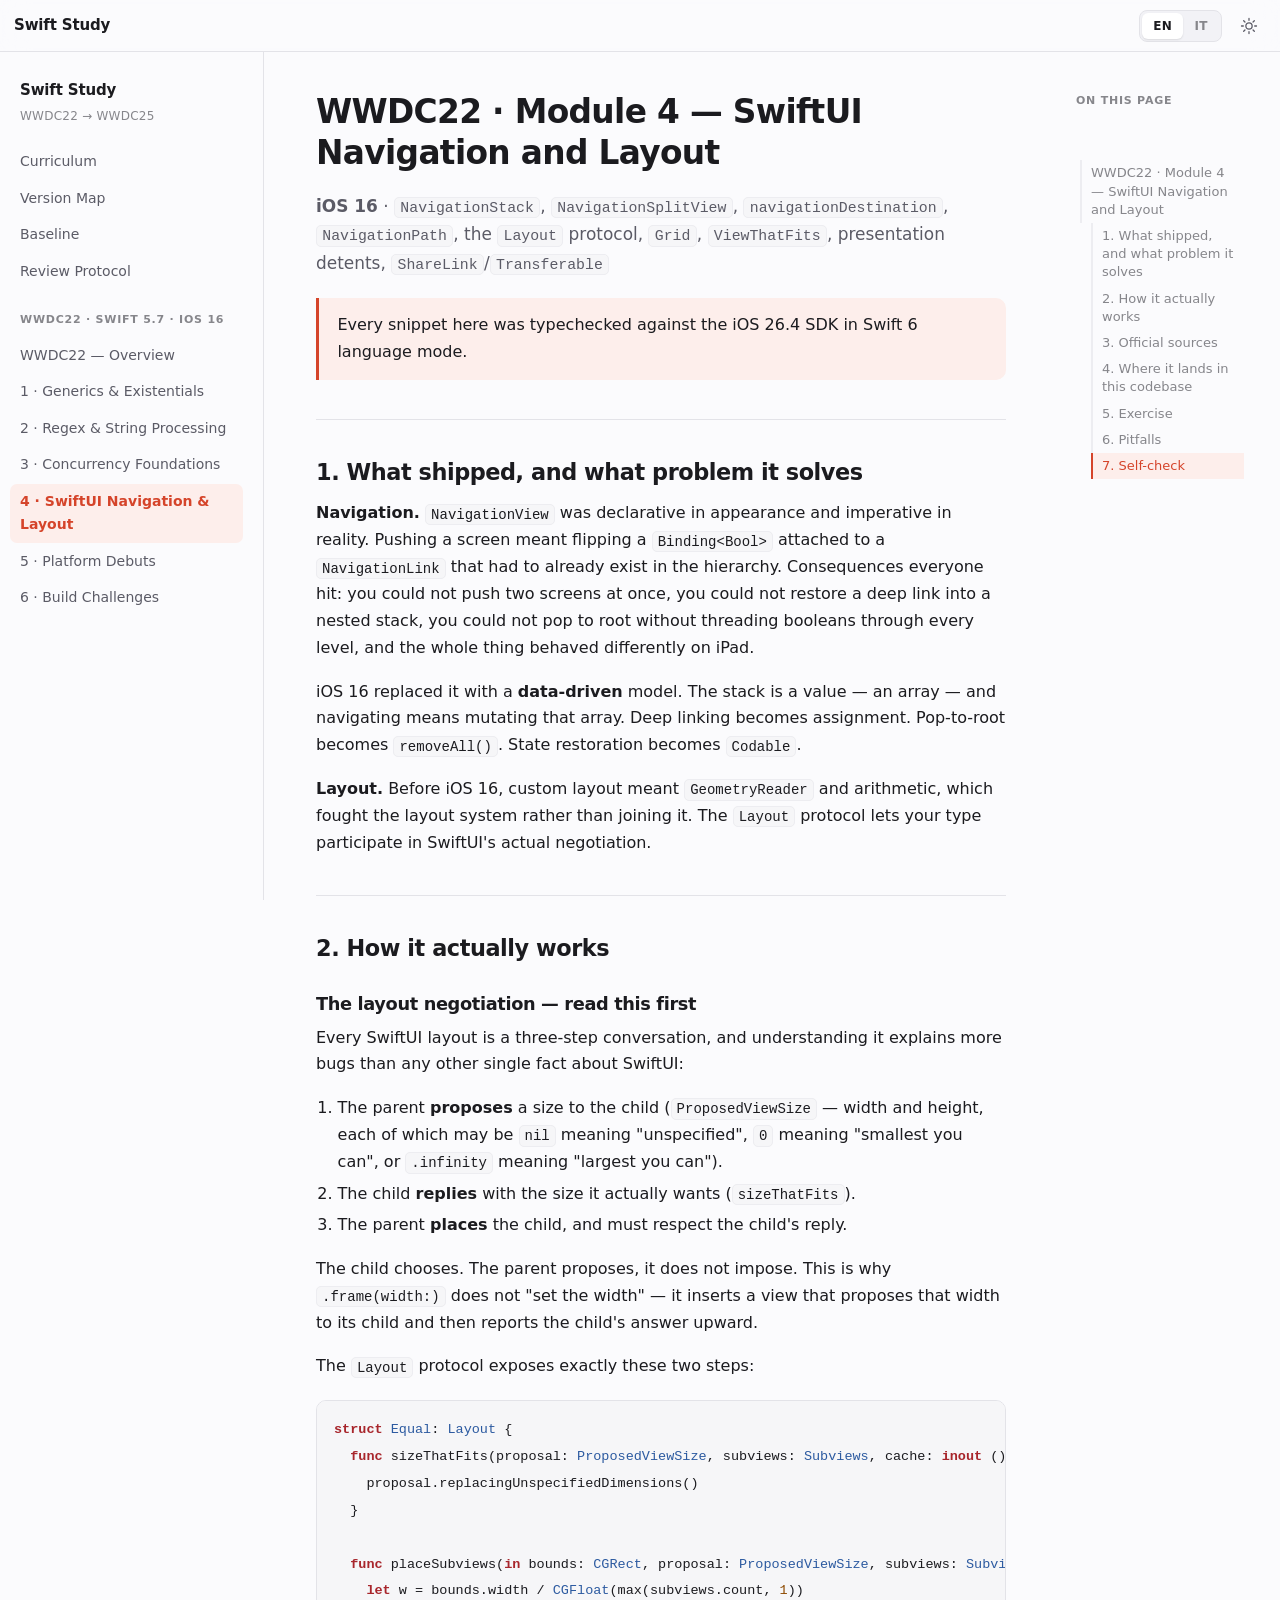
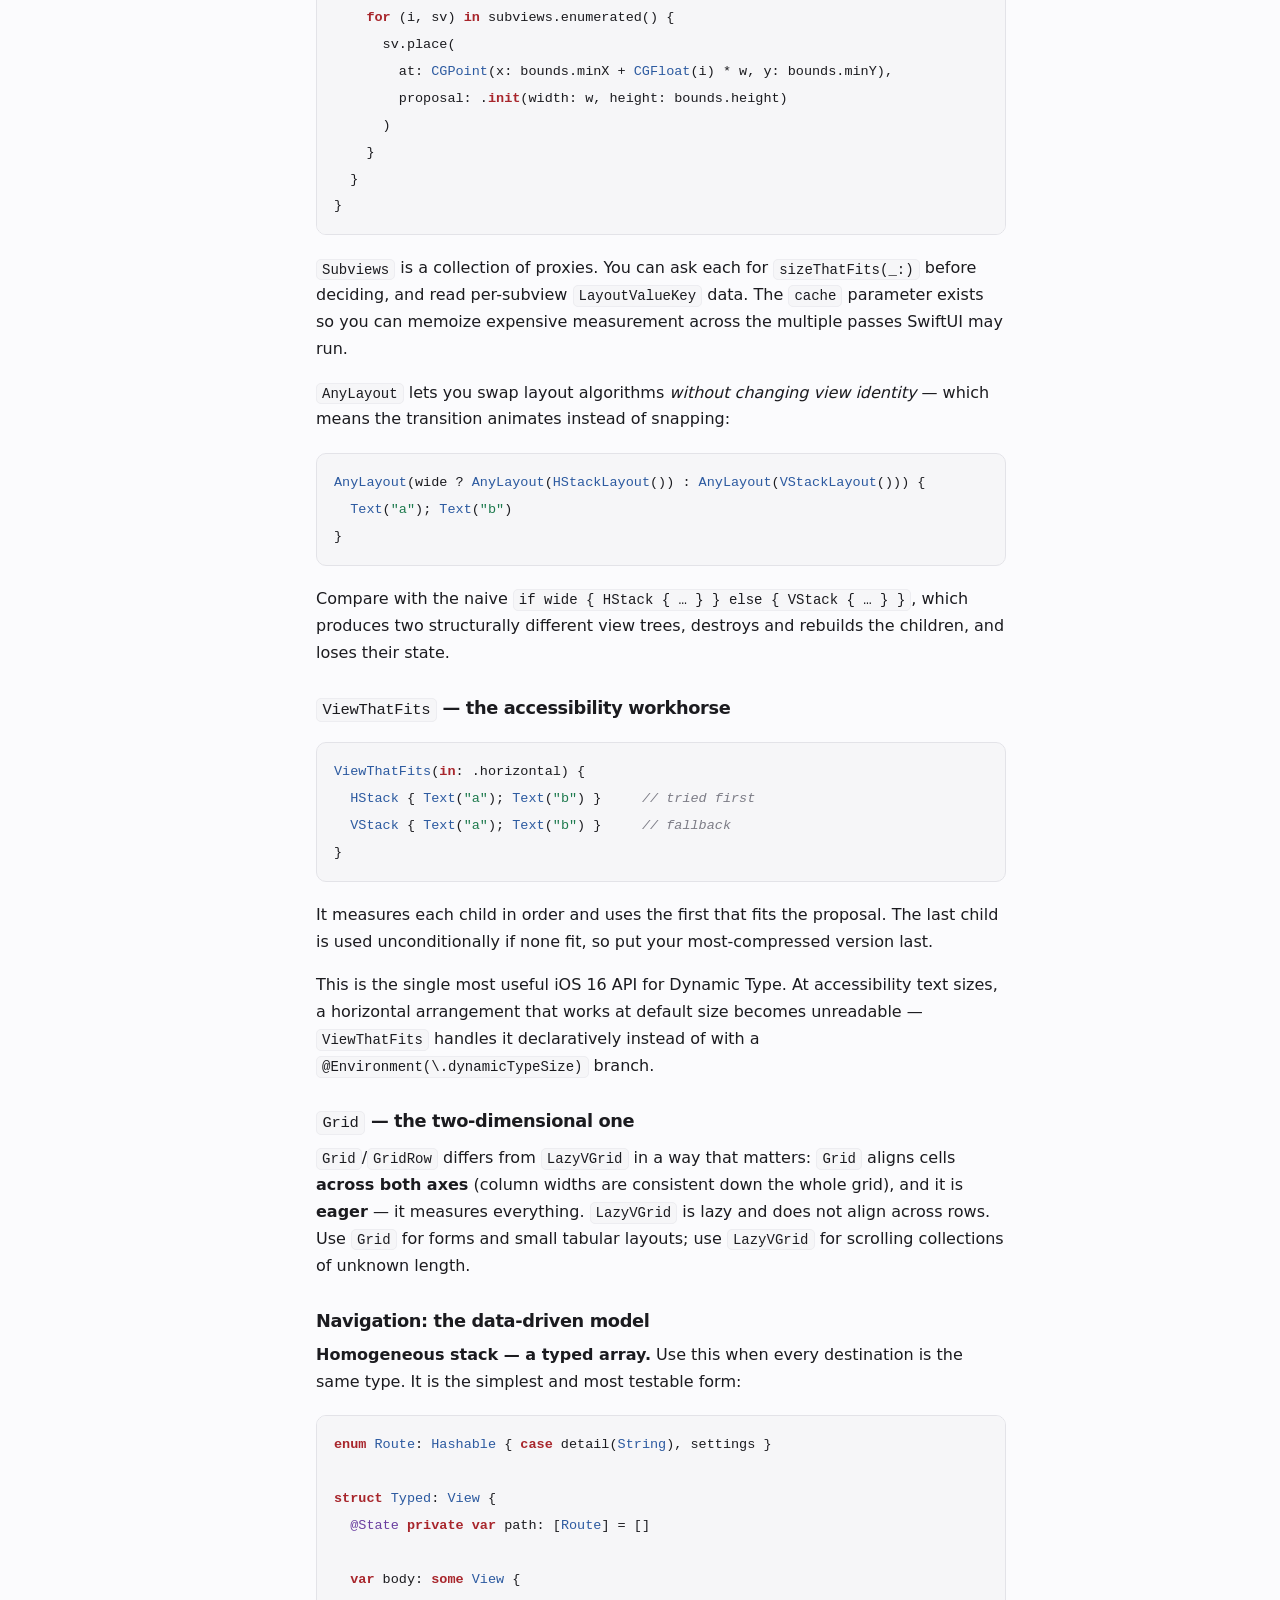
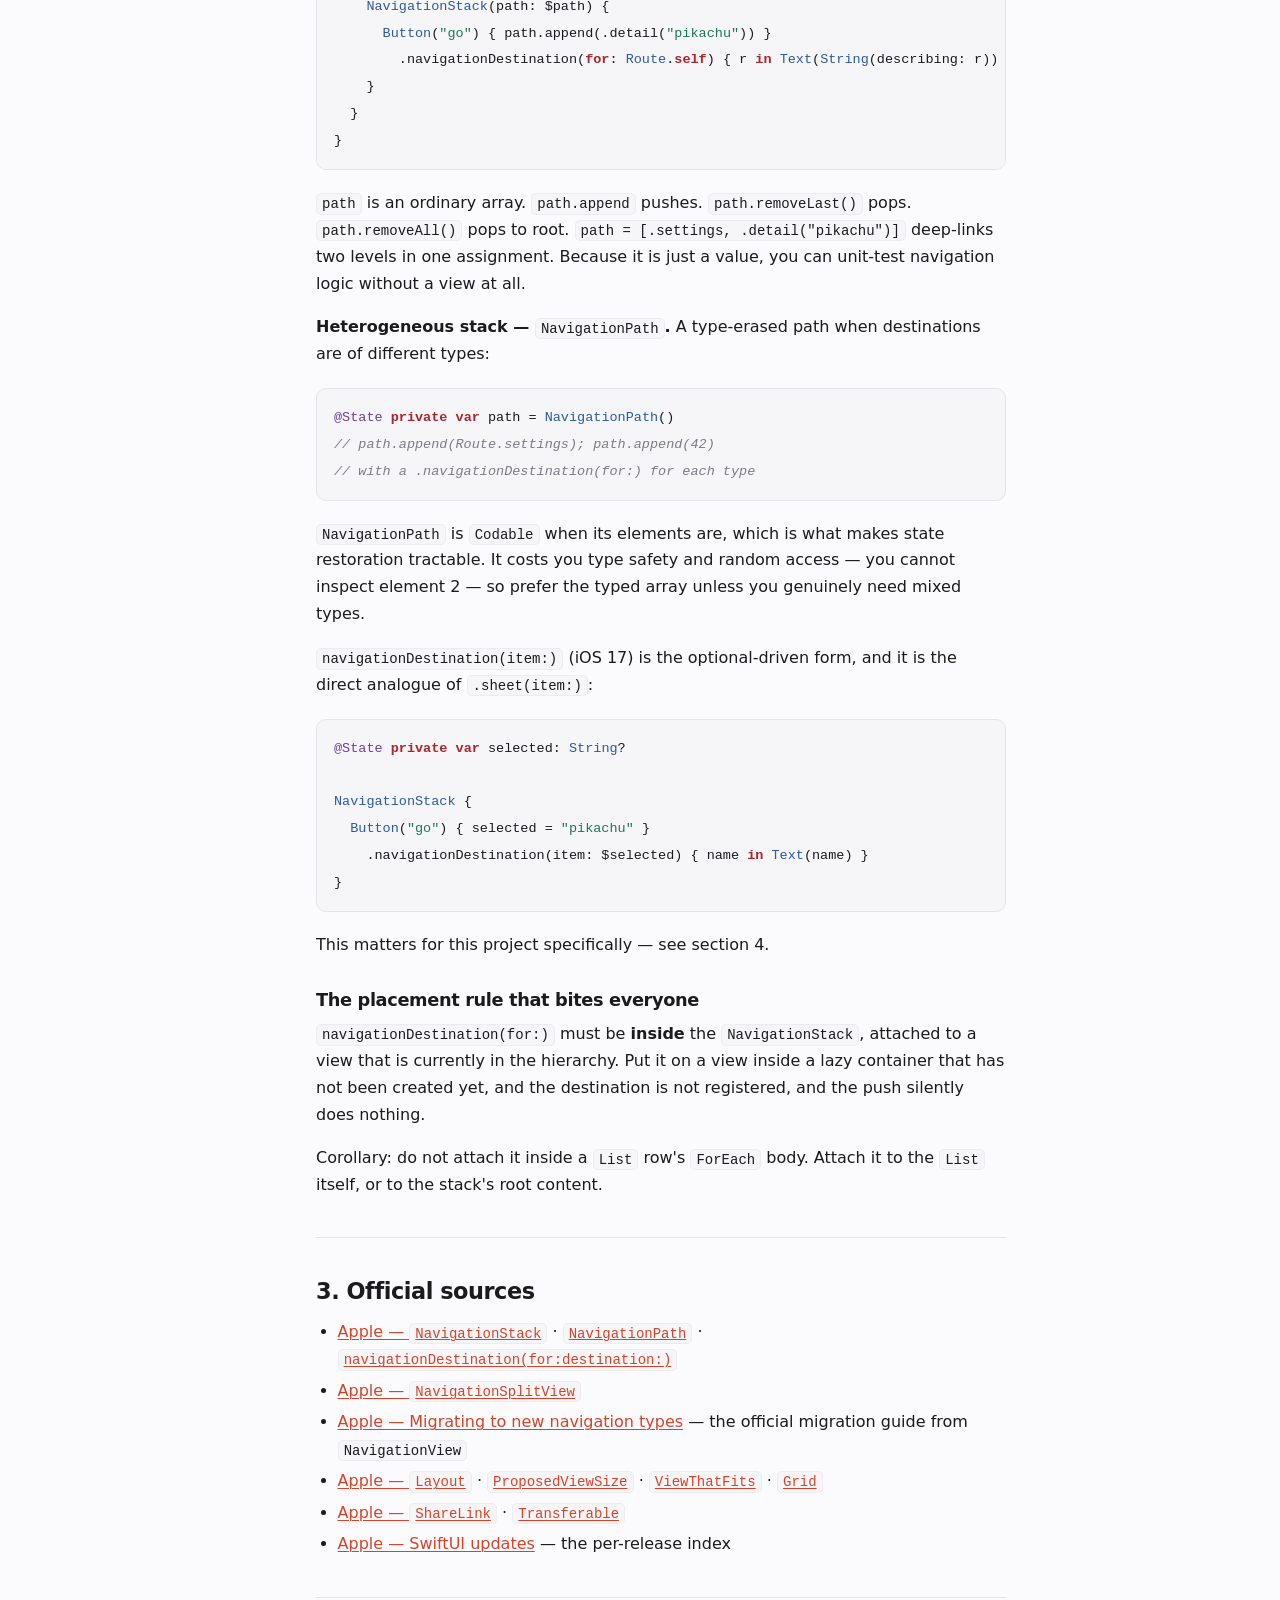
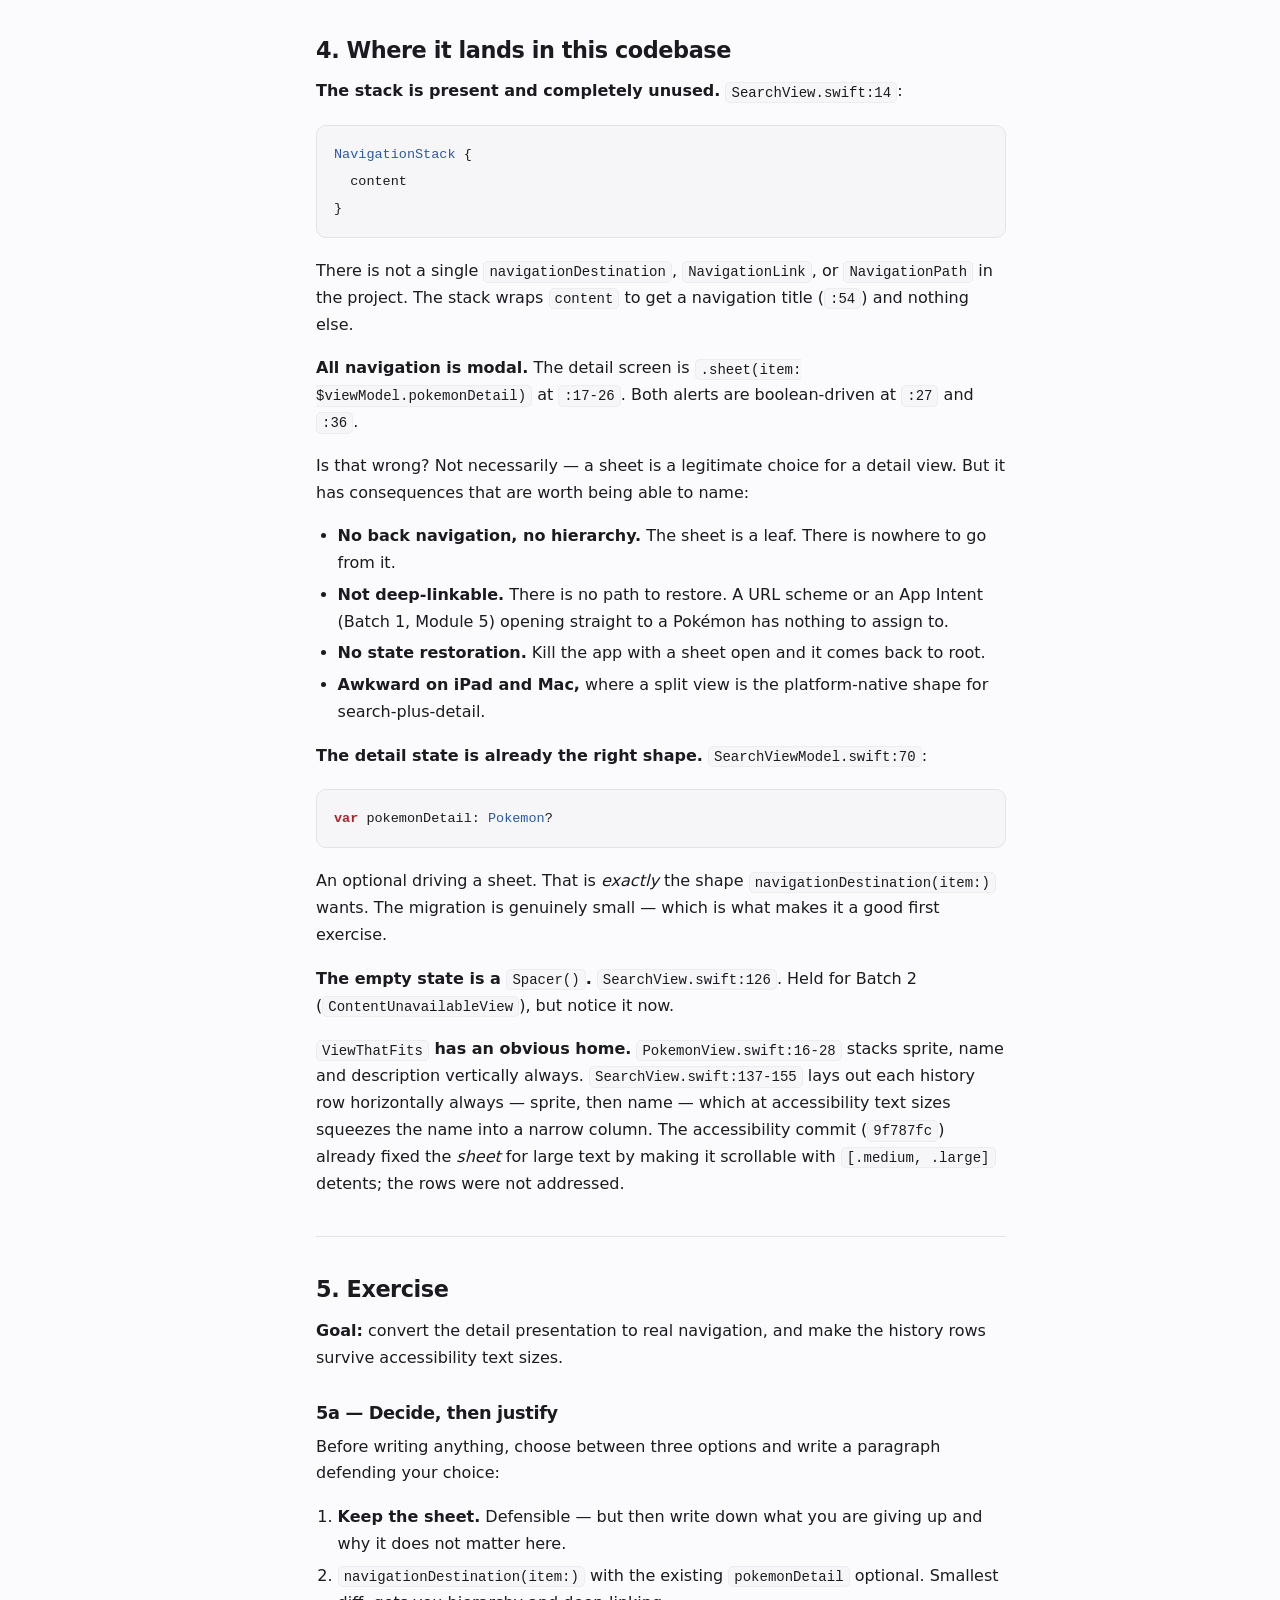
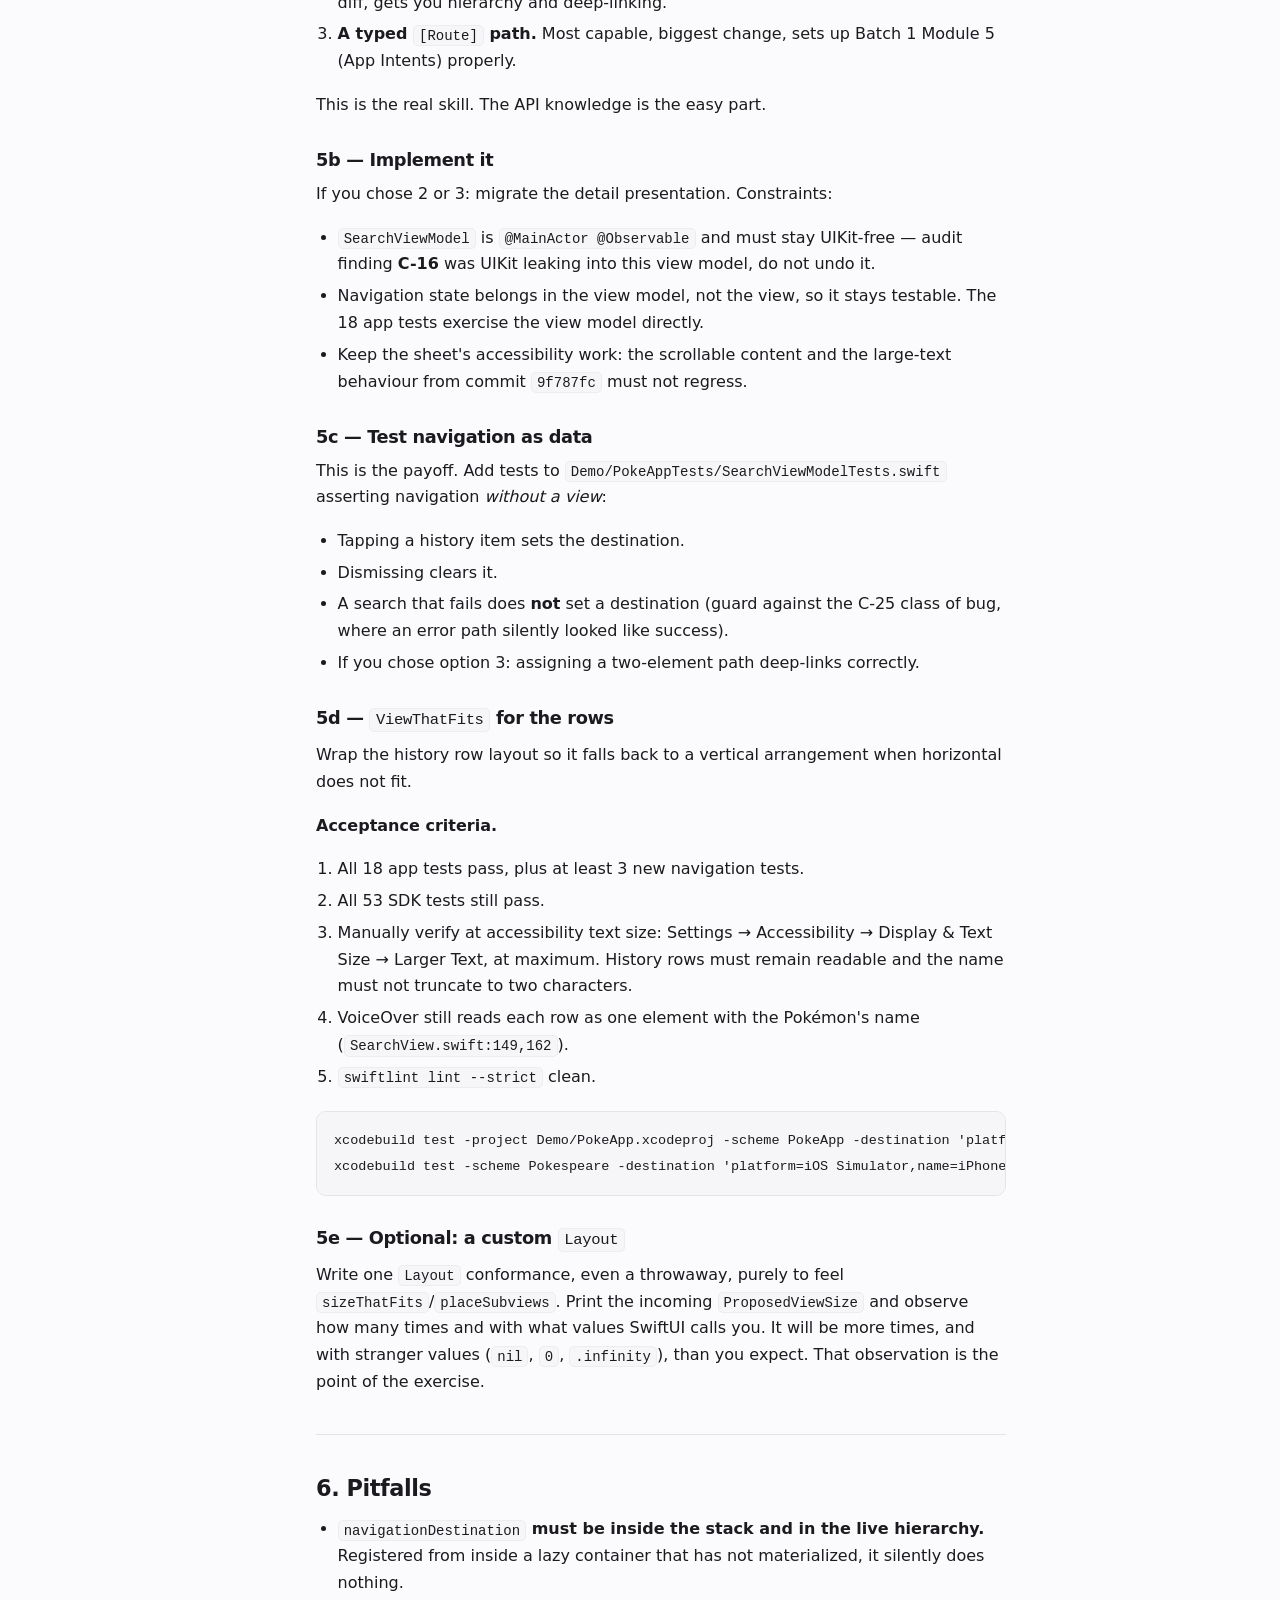
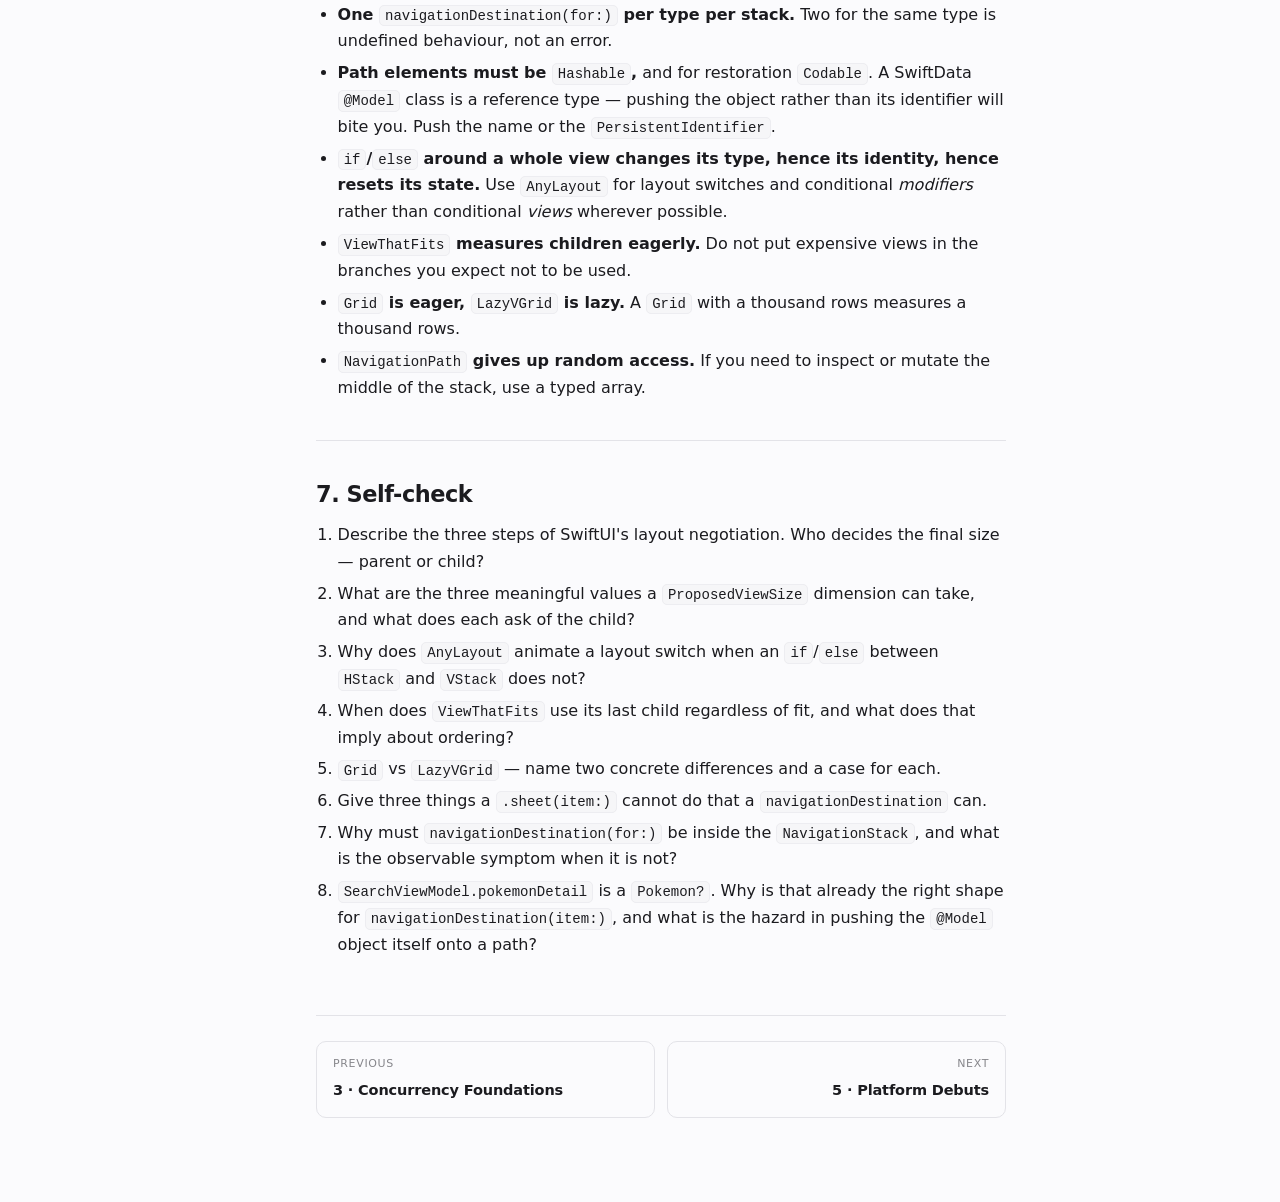
<file: docs/study/wwdc22/04-swiftui-navigation-and-layout.html>
<!doctype html>
<html lang="en" data-lang="en" data-theme="auto">
<head>
<meta charset="utf-8">
<meta name="viewport" content="width=device-width, initial-scale=1">
<title>4 · SwiftUI Navigation & Layout · Swift Study</title>
<meta name="description" content="Swift &amp; Apple platform study curriculum, WWDC22 to WWDC25, applied to the Pokespeare project.">
<link rel="stylesheet" href="../assets/style.css">
<script>/* set theme+lang before paint to avoid flash */
(function(){try{var t=localStorage.getItem('study-theme');if(t)document.documentElement.dataset.theme=t;
var p=new URLSearchParams(location.search).get('lang');var l=p||localStorage.getItem('study-lang');
if(l==='it'||l==='en'){document.documentElement.dataset.lang=l;document.documentElement.lang=l;}}catch(e){}})();</script>
</head>
<body>
<a class="skip" href="#content">Skip to content</a>
<header class="topbar">
<button class="icon-btn" id="menu-btn" aria-label="Menu" aria-expanded="false">
<svg viewBox="0 0 24 24" aria-hidden="true"><path d="M3 6h18M3 12h18M3 18h18"/></svg></button>
<span class="brand"><span class="lang" data-l="en">Swift Study</span><span class="lang" data-l="it">Studio Swift</span></span>
<div class="spacer"></div>
<div class="lang-switch" role="group" aria-label="Language">
<button data-set-lang="en" aria-pressed="true">EN</button><button data-set-lang="it" aria-pressed="false">IT</button>
</div>
<button class="icon-btn" id="theme-btn" aria-label="Toggle theme">
<svg class="i-sun" viewBox="0 0 24 24" aria-hidden="true"><circle cx="12" cy="12" r="4.2"/><path d="M12 2v2.4M12 19.6V22M2 12h2.4M19.6 12H22M4.9 4.9l1.7 1.7M17.4 17.4l1.7 1.7M19.1 4.9l-1.7 1.7M6.6 17.4l-1.7 1.7"/></svg>
<svg class="i-moon" viewBox="0 0 24 24" aria-hidden="true"><path d="M20 14.5A8.5 8.5 0 1 1 9.5 4a7 7 0 0 0 10.5 10.5Z"/></svg></button>
</header>
<div class="shell" id="content">
<div class="lang" data-l="en">
<nav class="sidebar-nav" aria-label="Contents">
<p class="nav-title">Swift Study<small>WWDC22 → WWDC25</small></p>
<ul>
<li><a href="../index.html">Curriculum</a></li>
<li><a href="../00-version-map.html">Version Map</a></li>
<li><a href="../00-baseline.html">Baseline</a></li>
<li><a href="../review-protocol.html">Review Protocol</a></li>
</ul>
<p class="nav-group">WWDC22 · Swift 5.7 · iOS 16</p>
<ul>
<li><a href="../wwdc22/index.html">WWDC22 — Overview</a></li>
<li><a href="../wwdc22/01-generics-and-existentials.html">1 · Generics & Existentials</a></li>
<li><a href="../wwdc22/02-regex-and-string-processing.html">2 · Regex & String Processing</a></li>
<li><a href="../wwdc22/03-concurrency-foundations.html">3 · Concurrency Foundations</a></li>
<li class="active"><a href="../wwdc22/04-swiftui-navigation-and-layout.html">4 · SwiftUI Navigation & Layout</a></li>
<li><a href="../wwdc22/05-platform-debuts.html">5 · Platform Debuts</a></li>
<li><a href="../wwdc22/06-build-challenges.html">6 · Build Challenges</a></li>
</ul>
</nav>
<article class="doc">
<h1 id="wwdc22-module-4-swiftui-navigation-and-layout">WWDC22 · Module 4 — SwiftUI Navigation and Layout</h1>
<p><strong>iOS 16</strong> · <code>NavigationStack</code>, <code>NavigationSplitView</code>, <code>navigationDestination</code>, <code>NavigationPath</code>, the <code>Layout</code> protocol, <code>Grid</code>, <code>ViewThatFits</code>, presentation detents, <code>ShareLink</code>/<code>Transferable</code></p>
<blockquote>
<p>Every snippet here was typechecked against the iOS 26.4 SDK in Swift 6 language mode.</p>
</blockquote>
<hr>
<h2 id="1-what-shipped-and-what-problem-it-solves">1. What shipped, and what problem it solves</h2>
<p><strong>Navigation.</strong> <code>NavigationView</code> was declarative in appearance and imperative in reality. Pushing a screen meant flipping a <code>Binding&lt;Bool&gt;</code> attached to a <code>NavigationLink</code> that had to already exist in the hierarchy. Consequences everyone hit: you could not push two screens at once, you could not restore a deep link into a nested stack, you could not pop to root without threading booleans through every level, and the whole thing behaved differently on iPad.</p>
<p>iOS 16 replaced it with a <strong>data-driven</strong> model. The stack is a value — an array — and navigating means mutating that array. Deep linking becomes assignment. Pop-to-root becomes <code>removeAll()</code>. State restoration becomes <code>Codable</code>.</p>
<p><strong>Layout.</strong> Before iOS 16, custom layout meant <code>GeometryReader</code> and arithmetic, which fought the layout system rather than joining it. The <code>Layout</code> protocol lets your type participate in SwiftUI's actual negotiation.</p>
<hr>
<h2 id="2-how-it-actually-works">2. How it actually works</h2>
<h3 id="the-layout-negotiation-read-this-first">The layout negotiation — read this first</h3>
<p>Every SwiftUI layout is a three-step conversation, and understanding it explains more bugs than any other single fact about SwiftUI:</p>
<ol>
<li>The parent <strong>proposes</strong> a size to the child (<code>ProposedViewSize</code> — width and height, each of which may be <code>nil</code> meaning "unspecified", <code>0</code> meaning "smallest you can", or <code>.infinity</code> meaning "largest you can").</li>
<li>The child <strong>replies</strong> with the size it actually wants (<code>sizeThatFits</code>).</li>
<li>The parent <strong>places</strong> the child, and must respect the child's reply.</li>
</ol>
<p>The child chooses. The parent proposes, it does not impose. This is why <code>.frame(width:)</code> does not "set the width" — it inserts a view that proposes that width to its child and then reports the child's answer upward.</p>
<p>The <code>Layout</code> protocol exposes exactly these two steps:</p>
<pre><code class="language-swift">struct Equal: Layout {
  func sizeThatFits(proposal: ProposedViewSize, subviews: Subviews, cache: inout ()) -&gt; CGSize {
    proposal.replacingUnspecifiedDimensions()
  }

  func placeSubviews(in bounds: CGRect, proposal: ProposedViewSize, subviews: Subviews, cache: inout ()) {
    let w = bounds.width / CGFloat(max(subviews.count, 1))
    for (i, sv) in subviews.enumerated() {
      sv.place(
        at: CGPoint(x: bounds.minX + CGFloat(i) * w, y: bounds.minY),
        proposal: .init(width: w, height: bounds.height)
      )
    }
  }
}
</code></pre>
<p><code>Subviews</code> is a collection of proxies. You can ask each for <code>sizeThatFits(_:)</code> before deciding, and read per-subview <code>LayoutValueKey</code> data. The <code>cache</code> parameter exists so you can memoize expensive measurement across the multiple passes SwiftUI may run.</p>
<p><strong><code>AnyLayout</code></strong> lets you swap layout algorithms <em>without changing view identity</em> — which means the transition animates instead of snapping:</p>
<pre><code class="language-swift">AnyLayout(wide ? AnyLayout(HStackLayout()) : AnyLayout(VStackLayout())) {
  Text(&quot;a&quot;); Text(&quot;b&quot;)
}
</code></pre>
<p>Compare with the naive <code>if wide { HStack { … } } else { VStack { … } }</code>, which produces two structurally different view trees, destroys and rebuilds the children, and loses their state.</p>
<h3 id="viewthatfits-the-accessibility-workhorse"><code>ViewThatFits</code> — the accessibility workhorse</h3>
<pre><code class="language-swift">ViewThatFits(in: .horizontal) {
  HStack { Text(&quot;a&quot;); Text(&quot;b&quot;) }     // tried first
  VStack { Text(&quot;a&quot;); Text(&quot;b&quot;) }     // fallback
}
</code></pre>
<p>It measures each child in order and uses the first that fits the proposal. The last child is used unconditionally if none fit, so put your most-compressed version last.</p>
<p>This is the single most useful iOS 16 API for Dynamic Type. At accessibility text sizes, a horizontal arrangement that works at default size becomes unreadable — <code>ViewThatFits</code> handles it declaratively instead of with a <code>@Environment(\.dynamicTypeSize)</code> branch.</p>
<h3 id="grid-the-two-dimensional-one"><code>Grid</code> — the two-dimensional one</h3>
<p><code>Grid</code>/<code>GridRow</code> differs from <code>LazyVGrid</code> in a way that matters: <code>Grid</code> aligns cells <strong>across both axes</strong> (column widths are consistent down the whole grid), and it is <strong>eager</strong> — it measures everything. <code>LazyVGrid</code> is lazy and does not align across rows. Use <code>Grid</code> for forms and small tabular layouts; use <code>LazyVGrid</code> for scrolling collections of unknown length.</p>
<h3 id="navigation-the-data-driven-model">Navigation: the data-driven model</h3>
<p><strong>Homogeneous stack — a typed array.</strong> Use this when every destination is the same type. It is the simplest and most testable form:</p>
<pre><code class="language-swift">enum Route: Hashable { case detail(String), settings }

struct Typed: View {
  @State private var path: [Route] = []

  var body: some View {
    NavigationStack(path: $path) {
      Button(&quot;go&quot;) { path.append(.detail(&quot;pikachu&quot;)) }
        .navigationDestination(for: Route.self) { r in Text(String(describing: r)) }
    }
  }
}
</code></pre>
<p><code>path</code> is an ordinary array. <code>path.append</code> pushes. <code>path.removeLast()</code> pops. <code>path.removeAll()</code> pops to root. <code>path = [.settings, .detail("pikachu")]</code> deep-links two levels in one assignment. Because it is just a value, you can unit-test navigation logic without a view at all.</p>
<p><strong>Heterogeneous stack — <code>NavigationPath</code>.</strong> A type-erased path when destinations are of different types:</p>
<pre><code class="language-swift">@State private var path = NavigationPath()
// path.append(Route.settings); path.append(42)
// with a .navigationDestination(for:) for each type
</code></pre>
<p><code>NavigationPath</code> is <code>Codable</code> when its elements are, which is what makes state restoration tractable. It costs you type safety and random access — you cannot inspect element 2 — so prefer the typed array unless you genuinely need mixed types.</p>
<p><strong><code>navigationDestination(item:)</code></strong> (iOS 17) is the optional-driven form, and it is the direct analogue of <code>.sheet(item:)</code>:</p>
<pre><code class="language-swift">@State private var selected: String?

NavigationStack {
  Button(&quot;go&quot;) { selected = &quot;pikachu&quot; }
    .navigationDestination(item: $selected) { name in Text(name) }
}
</code></pre>
<p>This matters for this project specifically — see section 4.</p>
<h3 id="the-placement-rule-that-bites-everyone">The placement rule that bites everyone</h3>
<p><code>navigationDestination(for:)</code> must be <strong>inside</strong> the <code>NavigationStack</code>, attached to a view that is currently in the hierarchy. Put it on a view inside a lazy container that has not been created yet, and the destination is not registered, and the push silently does nothing.</p>
<p>Corollary: do not attach it inside a <code>List</code> row's <code>ForEach</code> body. Attach it to the <code>List</code> itself, or to the stack's root content.</p>
<hr>
<h2 id="3-official-sources">3. Official sources</h2>
<ul>
<li><a href="https://developer.apple.com/documentation/swiftui/navigationstack">Apple — <code>NavigationStack</code></a> · <a href="https://developer.apple.com/documentation/swiftui/navigationpath"><code>NavigationPath</code></a> · <a href="https://developer.apple.com/documentation/swiftui/view/navigationdestination(for:destination:)"><code>navigationDestination(for:destination:)</code></a></li>
<li><a href="https://developer.apple.com/documentation/swiftui/navigationsplitview">Apple — <code>NavigationSplitView</code></a></li>
<li><a href="https://developer.apple.com/documentation/swiftui/migrating-to-new-navigation-types">Apple — Migrating to new navigation types</a> — the official migration guide from <code>NavigationView</code></li>
<li><a href="https://developer.apple.com/documentation/swiftui/layout">Apple — <code>Layout</code></a> · <a href="https://developer.apple.com/documentation/swiftui/proposedviewsize"><code>ProposedViewSize</code></a> · <a href="https://developer.apple.com/documentation/swiftui/viewthatfits"><code>ViewThatFits</code></a> · <a href="https://developer.apple.com/documentation/swiftui/grid"><code>Grid</code></a></li>
<li><a href="https://developer.apple.com/documentation/swiftui/sharelink">Apple — <code>ShareLink</code></a> · <a href="https://developer.apple.com/documentation/coretransferable/transferable"><code>Transferable</code></a></li>
<li><a href="https://developer.apple.com/documentation/updates/swiftui">Apple — SwiftUI updates</a> — the per-release index</li>
</ul>
<hr>
<h2 id="4-where-it-lands-in-this-codebase">4. Where it lands in this codebase</h2>
<p><strong>The stack is present and completely unused.</strong> <code>SearchView.swift:14</code>:</p>
<pre><code class="language-swift">NavigationStack {
  content
}
</code></pre>
<p>There is not a single <code>navigationDestination</code>, <code>NavigationLink</code>, or <code>NavigationPath</code> in the project. The stack wraps <code>content</code> to get a navigation title (<code>:54</code>) and nothing else.</p>
<p><strong>All navigation is modal.</strong> The detail screen is <code>.sheet(item: $viewModel.pokemonDetail)</code> at <code>:17-26</code>. Both alerts are boolean-driven at <code>:27</code> and <code>:36</code>.</p>
<p>Is that wrong? Not necessarily — a sheet is a legitimate choice for a detail view. But it has consequences that are worth being able to name:</p>
<ul>
<li><strong>No back navigation, no hierarchy.</strong> The sheet is a leaf. There is nowhere to go from it.</li>
<li><strong>Not deep-linkable.</strong> There is no path to restore. A URL scheme or an App Intent (Batch 1, Module 5) opening straight to a Pokémon has nothing to assign to.</li>
<li><strong>No state restoration.</strong> Kill the app with a sheet open and it comes back to root.</li>
<li><strong>Awkward on iPad and Mac,</strong> where a split view is the platform-native shape for search-plus-detail.</li>
</ul>
<p><strong>The detail state is already the right shape.</strong> <code>SearchViewModel.swift:70</code>:</p>
<pre><code class="language-swift">var pokemonDetail: Pokemon?
</code></pre>
<p>An optional driving a sheet. That is <em>exactly</em> the shape <code>navigationDestination(item:)</code> wants. The migration is genuinely small — which is what makes it a good first exercise.</p>
<p><strong>The empty state is a <code>Spacer()</code>.</strong> <code>SearchView.swift:126</code>. Held for Batch 2 (<code>ContentUnavailableView</code>), but notice it now.</p>
<p><strong><code>ViewThatFits</code> has an obvious home.</strong> <code>PokemonView.swift:16-28</code> stacks sprite, name and description vertically always. <code>SearchView.swift:137-155</code> lays out each history row horizontally always — sprite, then name — which at accessibility text sizes squeezes the name into a narrow column. The accessibility commit (<code>9f787fc</code>) already fixed the <em>sheet</em> for large text by making it scrollable with <code>[.medium, .large]</code> detents; the rows were not addressed.</p>
<hr>
<h2 id="5-exercise">5. Exercise</h2>
<p><strong>Goal:</strong> convert the detail presentation to real navigation, and make the history rows survive accessibility text sizes.</p>
<h3 id="5a-decide-then-justify">5a — Decide, then justify</h3>
<p>Before writing anything, choose between three options and write a paragraph defending your choice:</p>
<ol>
<li><strong>Keep the sheet.</strong> Defensible — but then write down what you are giving up and why it does not matter here.</li>
<li><strong><code>navigationDestination(item:)</code></strong> with the existing <code>pokemonDetail</code> optional. Smallest diff, gets you hierarchy and deep-linking.</li>
<li><strong>A typed <code>[Route]</code> path.</strong> Most capable, biggest change, sets up Batch 1 Module 5 (App Intents) properly.</li>
</ol>
<p>This is the real skill. The API knowledge is the easy part.</p>
<h3 id="5b-implement-it">5b — Implement it</h3>
<p>If you chose 2 or 3: migrate the detail presentation. Constraints:</p>
<ul>
<li><code>SearchViewModel</code> is <code>@MainActor @Observable</code> and must stay UIKit-free — audit finding <strong>C-16</strong> was UIKit leaking into this view model, do not undo it.</li>
<li>Navigation state belongs in the view model, not the view, so it stays testable. The 18 app tests exercise the view model directly.</li>
<li>Keep the sheet's accessibility work: the scrollable content and the large-text behaviour from commit <code>9f787fc</code> must not regress.</li>
</ul>
<h3 id="5c-test-navigation-as-data">5c — Test navigation as data</h3>
<p>This is the payoff. Add tests to <code>Demo/PokeAppTests/SearchViewModelTests.swift</code> asserting navigation <em>without a view</em>:</p>
<ul>
<li>Tapping a history item sets the destination.</li>
<li>Dismissing clears it.</li>
<li>A search that fails does <strong>not</strong> set a destination (guard against the C-25 class of bug, where an error path silently looked like success).</li>
<li>If you chose option 3: assigning a two-element path deep-links correctly.</li>
</ul>
<h3 id="5d-viewthatfits-for-the-rows">5d — <code>ViewThatFits</code> for the rows</h3>
<p>Wrap the history row layout so it falls back to a vertical arrangement when horizontal does not fit.</p>
<p><strong>Acceptance criteria.</strong></p>
<ol>
<li>All 18 app tests pass, plus at least 3 new navigation tests.</li>
<li>All 53 SDK tests still pass.</li>
<li>Manually verify at accessibility text size: Settings → Accessibility → Display &amp; Text Size → Larger Text, at maximum. History rows must remain readable and the name must not truncate to two characters.</li>
<li>VoiceOver still reads each row as one element with the Pokémon's name (<code>SearchView.swift:149,162</code>).</li>
<li><code>swiftlint lint --strict</code> clean.</li>
</ol>
<pre><code class="language-bash">xcodebuild test -project Demo/PokeApp.xcodeproj -scheme PokeApp -destination 'platform=iOS Simulator,name=iPhone 17 Pro'
xcodebuild test -scheme Pokespeare -destination 'platform=iOS Simulator,name=iPhone 17 Pro'
</code></pre>
<h3 id="5e-optional-a-custom-layout">5e — Optional: a custom <code>Layout</code></h3>
<p>Write one <code>Layout</code> conformance, even a throwaway, purely to feel <code>sizeThatFits</code>/<code>placeSubviews</code>. Print the incoming <code>ProposedViewSize</code> and observe how many times and with what values SwiftUI calls you. It will be more times, and with stranger values (<code>nil</code>, <code>0</code>, <code>.infinity</code>), than you expect. That observation is the point of the exercise.</p>
<hr>
<h2 id="6-pitfalls">6. Pitfalls</h2>
<ul>
<li><strong><code>navigationDestination</code> must be inside the stack and in the live hierarchy.</strong> Registered from inside a lazy container that has not materialized, it silently does nothing.</li>
<li><strong>One <code>navigationDestination(for:)</code> per type per stack.</strong> Two for the same type is undefined behaviour, not an error.</li>
<li><strong>Path elements must be <code>Hashable</code>,</strong> and for restoration <code>Codable</code>. A SwiftData <code>@Model</code> class is a reference type — pushing the object rather than its identifier will bite you. Push the name or the <code>PersistentIdentifier</code>.</li>
<li><strong><code>if</code>/<code>else</code> around a whole view changes its type, hence its identity, hence resets its state.</strong> Use <code>AnyLayout</code> for layout switches and conditional <em>modifiers</em> rather than conditional <em>views</em> wherever possible.</li>
<li><strong><code>ViewThatFits</code> measures children eagerly.</strong> Do not put expensive views in the branches you expect not to be used.</li>
<li><strong><code>Grid</code> is eager, <code>LazyVGrid</code> is lazy.</strong> A <code>Grid</code> with a thousand rows measures a thousand rows.</li>
<li><strong><code>NavigationPath</code> gives up random access.</strong> If you need to inspect or mutate the middle of the stack, use a typed array.</li>
</ul>
<hr>
<h2 id="7-self-check">7. Self-check</h2>
<ol>
<li>Describe the three steps of SwiftUI's layout negotiation. Who decides the final size — parent or child?</li>
<li>What are the three meaningful values a <code>ProposedViewSize</code> dimension can take, and what does each ask of the child?</li>
<li>Why does <code>AnyLayout</code> animate a layout switch when an <code>if</code>/<code>else</code> between <code>HStack</code> and <code>VStack</code> does not?</li>
<li>When does <code>ViewThatFits</code> use its last child regardless of fit, and what does that imply about ordering?</li>
<li><code>Grid</code> vs <code>LazyVGrid</code> — name two concrete differences and a case for each.</li>
<li>Give three things a <code>.sheet(item:)</code> cannot do that a <code>navigationDestination</code> can.</li>
<li>Why must <code>navigationDestination(for:)</code> be inside the <code>NavigationStack</code>, and what is the observable symptom when it is not?</li>
<li><code>SearchViewModel.pokemonDetail</code> is a <code>Pokemon?</code>. Why is that already the right shape for <code>navigationDestination(item:)</code>, and what is the hazard in pushing the <code>@Model</code> object itself onto a path?</li>
</ol>
<nav class="pager"><a class="pager-prev" href="../wwdc22/03-concurrency-foundations.html"><span>Previous</span><strong>3 · Concurrency Foundations</strong></a><a class="pager-next" href="../wwdc22/05-platform-debuts.html"><span>Next</span><strong>5 · Platform Debuts</strong></a></nav>
</article>
<aside class="toc"><p>On this page</p><div class="toc">
<ul>
<li><a href="#wwdc22-module-4-swiftui-navigation-and-layout">WWDC22 · Module 4 — SwiftUI Navigation and Layout</a><ul>
<li><a href="#1-what-shipped-and-what-problem-it-solves">1. What shipped, and what problem it solves</a></li>
<li><a href="#2-how-it-actually-works">2. How it actually works</a><ul>
<li><a href="#the-layout-negotiation-read-this-first">The layout negotiation — read this first</a></li>
<li><a href="#viewthatfits-the-accessibility-workhorse">ViewThatFits — the accessibility workhorse</a></li>
<li><a href="#grid-the-two-dimensional-one">Grid — the two-dimensional one</a></li>
<li><a href="#navigation-the-data-driven-model">Navigation: the data-driven model</a></li>
<li><a href="#the-placement-rule-that-bites-everyone">The placement rule that bites everyone</a></li>
</ul>
</li>
<li><a href="#3-official-sources">3. Official sources</a></li>
<li><a href="#4-where-it-lands-in-this-codebase">4. Where it lands in this codebase</a></li>
<li><a href="#5-exercise">5. Exercise</a><ul>
<li><a href="#5a-decide-then-justify">5a — Decide, then justify</a></li>
<li><a href="#5b-implement-it">5b — Implement it</a></li>
<li><a href="#5c-test-navigation-as-data">5c — Test navigation as data</a></li>
<li><a href="#5d-viewthatfits-for-the-rows">5d — ViewThatFits for the rows</a></li>
<li><a href="#5e-optional-a-custom-layout">5e — Optional: a custom Layout</a></li>
</ul>
</li>
<li><a href="#6-pitfalls">6. Pitfalls</a></li>
<li><a href="#7-self-check">7. Self-check</a></li>
</ul>
</li>
</ul>
</div>
</aside>
</div><div class="lang" data-l="it">
<nav class="sidebar-nav" aria-label="Indice">
<p class="nav-title">Studio Swift<small>WWDC22 → WWDC25</small></p>
<ul>
<li><a href="../index.html">Programma</a></li>
<li><a href="../00-version-map.html">Mappa delle versioni</a></li>
<li><a href="../00-baseline.html">Punto di partenza</a></li>
<li><a href="../review-protocol.html">Protocollo di revisione</a></li>
</ul>
<p class="nav-group">WWDC22 · Swift 5.7 · iOS 16</p>
<ul>
<li><a href="../wwdc22/index.html">WWDC22 — Panoramica</a></li>
<li><a href="../wwdc22/01-generics-and-existentials.html">1 · Generics ed existentials</a></li>
<li><a href="../wwdc22/02-regex-and-string-processing.html">2 · Regex ed elaborazione di stringhe</a></li>
<li><a href="../wwdc22/03-concurrency-foundations.html">3 · Fondamenta di concorrenza</a></li>
<li class="active"><a href="../wwdc22/04-swiftui-navigation-and-layout.html">4 · Navigazione e layout in SwiftUI</a></li>
<li><a href="../wwdc22/05-platform-debuts.html">5 · Debutti di piattaforma</a></li>
<li><a href="../wwdc22/06-build-challenges.html">6 · Sfide di implementazione</a></li>
</ul>
</nav>
<article class="doc">
<h1 id="wwdc22-modulo-4-navigazione-e-layout-in-swiftui">WWDC22 · Modulo 4 — Navigazione e layout in SwiftUI</h1>
<p><strong>iOS 16</strong> · <code>NavigationStack</code>, <code>NavigationSplitView</code>, <code>navigationDestination</code>, <code>NavigationPath</code>, il protocol <code>Layout</code>, <code>Grid</code>, <code>ViewThatFits</code>, presentation detent, <code>ShareLink</code>/<code>Transferable</code></p>
<blockquote>
<p>Ogni frammento qui è stato verificato col typechecker contro l'SDK iOS 26.4 in Swift 6 language mode.</p>
</blockquote>
<hr>
<h2 id="1-cosa-e-uscito-e-quale-problema-risolve">1. Cosa è uscito, e quale problema risolve</h2>
<p><strong>Navigazione.</strong> <code>NavigationView</code> era dichiarativo nell'aspetto e imperativo nella sostanza. Fare push di una schermata significava ribaltare un <code>Binding&lt;Bool&gt;</code> attaccato a un <code>NavigationLink</code> che doveva già esistere nella gerarchia. Conseguenze incontrate da tutti: non potevi fare push di due schermate insieme, non potevi ripristinare un deep link dentro uno stack annidato, non potevi tornare alla radice senza infilare booleani a ogni livello, e su iPad il tutto si comportava diversamente.</p>
<p>iOS 16 l'ha sostituito con un modello <strong>guidato dai dati</strong>. Lo stack è un valore — un array — e navigare significa mutare quell'array. Il deep linking diventa un'assegnazione. Il pop-to-root diventa <code>removeAll()</code>. Il ripristino dello stato diventa <code>Codable</code>.</p>
<p><strong>Layout.</strong> Prima di iOS 16 il layout personalizzato significava <code>GeometryReader</code> e aritmetica, il che combatteva il sistema di layout invece di parteciparvi. Il protocol <code>Layout</code> permette al tuo tipo di partecipare alla vera negoziazione di SwiftUI.</p>
<hr>
<h2 id="2-come-funziona-davvero">2. Come funziona davvero</h2>
<h3 id="la-negoziazione-del-layout-leggi-prima-questo">La negoziazione del layout — leggi prima questo</h3>
<p>Ogni layout SwiftUI è una conversazione in tre passi, e capirlo spiega più bug di qualsiasi altro singolo fatto su SwiftUI:</p>
<ol>
<li>Il parent <strong>propone</strong> una dimensione al child (<code>ProposedViewSize</code> — larghezza e altezza, ciascuna delle quali può essere <code>nil</code> cioè "non specificata", <code>0</code> cioè "la più piccola che puoi", o <code>.infinity</code> cioè "la più grande che puoi").</li>
<li>Il child <strong>risponde</strong> con la dimensione che vuole davvero (<code>sizeThatFits</code>).</li>
<li>Il parent <strong>colloca</strong> il child, e deve rispettare la risposta del child.</li>
</ol>
<p>Sceglie il child. Il parent propone, non impone. È il motivo per cui <code>.frame(width:)</code> non "imposta la larghezza" — inserisce una view che propone quella larghezza al proprio child e poi riporta verso l'alto la risposta del child.</p>
<p>Il protocol <code>Layout</code> espone esattamente questi due passi:</p>
<pre><code class="language-swift">struct Equal: Layout {
  func sizeThatFits(proposal: ProposedViewSize, subviews: Subviews, cache: inout ()) -&gt; CGSize {
    proposal.replacingUnspecifiedDimensions()
  }

  func placeSubviews(in bounds: CGRect, proposal: ProposedViewSize, subviews: Subviews, cache: inout ()) {
    let w = bounds.width / CGFloat(max(subviews.count, 1))
    for (i, sv) in subviews.enumerated() {
      sv.place(
        at: CGPoint(x: bounds.minX + CGFloat(i) * w, y: bounds.minY),
        proposal: .init(width: w, height: bounds.height)
      )
    }
  }
}
</code></pre>
<p><code>Subviews</code> è una collection di proxy. Puoi chiedere a ciascuno <code>sizeThatFits(_:)</code> prima di decidere, e leggere dati <code>LayoutValueKey</code> per subview. Il parametro <code>cache</code> esiste per memoizzare misurazioni costose attraverso i molteplici passaggi che SwiftUI può eseguire.</p>
<p><strong><code>AnyLayout</code></strong> ti permette di scambiare algoritmi di layout <em>senza cambiare l'identità della view</em> — il che significa che la transizione si anima invece di scattare:</p>
<pre><code class="language-swift">AnyLayout(wide ? AnyLayout(HStackLayout()) : AnyLayout(VStackLayout())) {
  Text(&quot;a&quot;); Text(&quot;b&quot;)
}
</code></pre>
<p>Confronta con l'ingenuo <code>if wide { HStack { … } } else { VStack { … } }</code>, che produce due alberi di view strutturalmente diversi, distrugge e ricostruisce i figli, e ne perde lo stato.</p>
<h3 id="viewthatfits-il-cavallo-da-tiro-dellaccessibilita"><code>ViewThatFits</code> — il cavallo da tiro dell'accessibilità</h3>
<pre><code class="language-swift">ViewThatFits(in: .horizontal) {
  HStack { Text(&quot;a&quot;); Text(&quot;b&quot;) }     // provata per prima
  VStack { Text(&quot;a&quot;); Text(&quot;b&quot;) }     // ripiego
}
</code></pre>
<p>Misura ogni figlio in ordine e usa il primo che sta nella proposta. L'ultimo figlio viene usato incondizionatamente se nessuno ci sta, quindi metti in fondo la versione più compressa.</p>
<p>È l'API iOS 16 più utile per il Dynamic Type. Alle dimensioni di testo accessibili una disposizione orizzontale che funziona alla dimensione di default diventa illeggibile — <code>ViewThatFits</code> lo gestisce dichiarativamente invece che con un ramo su <code>@Environment(\.dynamicTypeSize)</code>.</p>
<h3 id="grid-quello-bidimensionale"><code>Grid</code> — quello bidimensionale</h3>
<p><code>Grid</code>/<code>GridRow</code> differisce da <code>LazyVGrid</code> in un modo che conta: <code>Grid</code> allinea le celle <strong>su entrambi gli assi</strong> (le larghezze delle colonne sono coerenti lungo tutta la griglia), ed è <strong>eager</strong> — misura tutto. <code>LazyVGrid</code> è lazy e non allinea tra righe. Usa <code>Grid</code> per form e piccoli layout tabellari; usa <code>LazyVGrid</code> per collection scrollabili di lunghezza ignota.</p>
<h3 id="navigazione-il-modello-guidato-dai-dati">Navigazione: il modello guidato dai dati</h3>
<p><strong>Stack omogeneo — un array tipizzato.</strong> Usalo quando ogni destinazione è dello stesso tipo. È la forma più semplice e testabile:</p>
<pre><code class="language-swift">enum Route: Hashable { case detail(String), settings }

struct Typed: View {
  @State private var path: [Route] = []

  var body: some View {
    NavigationStack(path: $path) {
      Button(&quot;go&quot;) { path.append(.detail(&quot;pikachu&quot;)) }
        .navigationDestination(for: Route.self) { r in Text(String(describing: r)) }
    }
  }
}
</code></pre>
<p><code>path</code> è un array ordinario. <code>path.append</code> fa push. <code>path.removeLast()</code> fa pop. <code>path.removeAll()</code> torna alla radice. <code>path = [.settings, .detail("pikachu")]</code> fa deep link di due livelli in un'assegnazione. Poiché è solo un valore, puoi testare la logica di navigazione senza alcuna view.</p>
<p><strong>Stack eterogeneo — <code>NavigationPath</code>.</strong> Un path con tipo cancellato quando le destinazioni sono di tipi diversi:</p>
<pre><code class="language-swift">@State private var path = NavigationPath()
// path.append(Route.settings); path.append(42)
// con un .navigationDestination(for:) per ciascun tipo
</code></pre>
<p><code>NavigationPath</code> è <code>Codable</code> quando lo sono i suoi elementi, ed è ciò che rende trattabile il ripristino dello stato. Ti costa type safety e accesso casuale — non puoi ispezionare l'elemento 2 — quindi preferisci l'array tipizzato a meno che tu non abbia davvero bisogno di tipi misti.</p>
<p><strong><code>navigationDestination(item:)</code></strong> (iOS 17) è la forma guidata da un opzionale, ed è l'analogo diretto di <code>.sheet(item:)</code>:</p>
<pre><code class="language-swift">@State private var selected: String?

NavigationStack {
  Button(&quot;go&quot;) { selected = &quot;pikachu&quot; }
    .navigationDestination(item: $selected) { name in Text(name) }
}
</code></pre>
<p>Questo conta specificamente per questo progetto — vedi la sezione 4.</p>
<h3 id="la-regola-di-collocazione-che-frega-tutti">La regola di collocazione che frega tutti</h3>
<p><code>navigationDestination(for:)</code> deve stare <strong>dentro</strong> il <code>NavigationStack</code>, attaccato a una view attualmente nella gerarchia. Mettilo su una view dentro un container lazy non ancora creato, e la destinazione non viene registrata, e il push non fa silenziosamente nulla.</p>
<p>Corollario: non attaccarlo dentro il body di un <code>ForEach</code> in una riga di <code>List</code>. Attaccalo alla <code>List</code> stessa, o al contenuto radice dello stack.</p>
<hr>
<h2 id="3-fonti-ufficiali">3. Fonti ufficiali</h2>
<ul>
<li><a href="https://developer.apple.com/documentation/swiftui/navigationstack">Apple — <code>NavigationStack</code></a> · <a href="https://developer.apple.com/documentation/swiftui/navigationpath"><code>NavigationPath</code></a> · <a href="https://developer.apple.com/documentation/swiftui/view/navigationdestination(for:destination:)"><code>navigationDestination(for:destination:)</code></a></li>
<li><a href="https://developer.apple.com/documentation/swiftui/navigationsplitview">Apple — <code>NavigationSplitView</code></a></li>
<li><a href="https://developer.apple.com/documentation/swiftui/migrating-to-new-navigation-types">Apple — Migrating to new navigation types</a> — la guida ufficiale di migrazione da <code>NavigationView</code></li>
<li><a href="https://developer.apple.com/documentation/swiftui/layout">Apple — <code>Layout</code></a> · <a href="https://developer.apple.com/documentation/swiftui/proposedviewsize"><code>ProposedViewSize</code></a> · <a href="https://developer.apple.com/documentation/swiftui/viewthatfits"><code>ViewThatFits</code></a> · <a href="https://developer.apple.com/documentation/swiftui/grid"><code>Grid</code></a></li>
<li><a href="https://developer.apple.com/documentation/swiftui/sharelink">Apple — <code>ShareLink</code></a> · <a href="https://developer.apple.com/documentation/coretransferable/transferable"><code>Transferable</code></a></li>
<li><a href="https://developer.apple.com/documentation/updates/swiftui">Apple — SwiftUI updates</a> — l'indice per release</li>
</ul>
<hr>
<h2 id="4-dove-atterra-in-questo-codebase">4. Dove atterra in questo codebase</h2>
<p><strong>Lo stack c'è ed è completamente inutilizzato.</strong> <code>SearchView.swift:14</code>:</p>
<pre><code class="language-swift">NavigationStack {
  content
}
</code></pre>
<p>Non c'è un solo <code>navigationDestination</code>, <code>NavigationLink</code> o <code>NavigationPath</code> nel progetto. Lo stack avvolge <code>content</code> per ottenere un titolo di navigazione (<code>:54</code>) e nient'altro.</p>
<p><strong>Tutta la navigazione è modale.</strong> La schermata di dettaglio è <code>.sheet(item: $viewModel.pokemonDetail)</code> a <code>:17-26</code>. Entrambi gli alert sono guidati da booleani a <code>:27</code> e <code>:36</code>.</p>
<p>È sbagliato? Non necessariamente — uno sheet è una scelta legittima per una view di dettaglio. Ma ha conseguenze che vale la pena saper nominare:</p>
<ul>
<li><strong>Niente navigazione indietro, niente gerarchia.</strong> Lo sheet è una foglia. Da lì non si va da nessuna parte.</li>
<li><strong>Non deep-linkabile.</strong> Non c'è un path da ripristinare. Uno schema URL o un App Intent (Batch 1, Modulo 5) che apre direttamente su un Pokémon non ha nulla a cui assegnare.</li>
<li><strong>Nessun ripristino dello stato.</strong> Chiudi l'app con uno sheet aperto e torna alla radice.</li>
<li><strong>Scomodo su iPad e Mac,</strong> dove una split view è la forma nativa della piattaforma per ricerca-più-dettaglio.</li>
</ul>
<p><strong>Lo stato del dettaglio ha già la forma giusta.</strong> <code>SearchViewModel.swift:70</code>:</p>
<pre><code class="language-swift">var pokemonDetail: Pokemon?
</code></pre>
<p>Un opzionale che guida uno sheet. È <em>esattamente</em> la forma che vuole <code>navigationDestination(item:)</code>. La migrazione è genuinamente piccola — ed è ciò che ne fa un buon primo esercizio.</p>
<p><strong>Lo stato vuoto è uno <code>Spacer()</code>.</strong> <code>SearchView.swift:126</code>. Rimandato al Batch 2 (<code>ContentUnavailableView</code>), ma notalo adesso.</p>
<p><strong><code>ViewThatFits</code> ha una casa ovvia.</strong> <code>PokemonView.swift:16-28</code> impila sprite, nome e descrizione verticalmente sempre. <code>SearchView.swift:137-155</code> dispone ogni riga della cronologia orizzontalmente sempre — sprite, poi nome — il che alle dimensioni di testo accessibili schiaccia il nome in una colonna stretta. Il commit sull'accessibilità (<code>9f787fc</code>) ha già sistemato lo <em>sheet</em> per il testo grande rendendolo scrollabile con detent <code>[.medium, .large]</code>; le righe non sono state toccate.</p>
<hr>
<h2 id="5-esercizio">5. Esercizio</h2>
<p><strong>Obiettivo:</strong> convertire la presentazione del dettaglio in navigazione vera, e far sopravvivere le righe della cronologia alle dimensioni di testo accessibili.</p>
<h3 id="5a-decidi-poi-giustifica">5a — Decidi, poi giustifica</h3>
<p>Prima di scrivere qualsiasi cosa, scegli tra tre opzioni e scrivi un paragrafo a difesa della tua scelta:</p>
<ol>
<li><strong>Tieni lo sheet.</strong> Difendibile — ma allora scrivi a cosa rinunci e perché qui non conta.</li>
<li><strong><code>navigationDestination(item:)</code></strong> con l'opzionale <code>pokemonDetail</code> esistente. Diff minimo, ti dà gerarchia e deep linking.</li>
<li><strong>Un path tipizzato <code>[Route]</code>.</strong> Il più capace, la modifica più grande, prepara come si deve il Modulo 5 del Batch 1 (App Intents).</li>
</ol>
<p>È questa la vera abilità. La conoscenza dell'API è la parte facile.</p>
<h3 id="5b-implementalo">5b — Implementalo</h3>
<p>Se hai scelto 2 o 3: migra la presentazione del dettaglio. Vincoli:</p>
<ul>
<li><code>SearchViewModel</code> è <code>@MainActor @Observable</code> e deve restare libero da UIKit — il finding <strong>C-16</strong> era UIKit che filtrava in questo view model, non annullarlo.</li>
<li>Lo stato di navigazione appartiene al view model, non alla view, così resta testabile. I 18 test app esercitano direttamente il view model.</li>
<li>Mantieni il lavoro di accessibilità dello sheet: il contenuto scrollabile e il comportamento con testo grande dal commit <code>9f787fc</code> non devono regredire.</li>
</ul>
<h3 id="5c-testa-la-navigazione-come-dato">5c — Testa la navigazione come dato</h3>
<p>È qui che si raccoglie. Aggiungi test a <code>Demo/PokeAppTests/SearchViewModelTests.swift</code> che asseriscono la navigazione <em>senza una view</em>:</p>
<ul>
<li>Toccare un elemento della cronologia imposta la destinazione.</li>
<li>Il dismiss la azzera.</li>
<li>Una ricerca che fallisce <strong>non</strong> imposta una destinazione (guardia contro la classe di bug C-25, dove un percorso d'errore sembrava silenziosamente un successo).</li>
<li>Se hai scelto l'opzione 3: assegnare un path di due elementi fa deep link correttamente.</li>
</ul>
<h3 id="5d-viewthatfits-per-le-righe">5d — <code>ViewThatFits</code> per le righe</h3>
<p>Avvolgi il layout della riga della cronologia così che ripieghi su una disposizione verticale quando quella orizzontale non ci sta.</p>
<p><strong>Criteri di accettazione.</strong></p>
<ol>
<li>Tutti i 18 test app passano, più almeno 3 nuovi test di navigazione.</li>
<li>Tutti i 53 test SDK passano ancora.</li>
<li>Verifica manualmente a dimensione di testo accessibile: Impostazioni → Accessibilità → Schermo e dimensioni testo → Testo più grande, al massimo. Le righe della cronologia devono restare leggibili e il nome non deve troncarsi a due caratteri.</li>
<li>VoiceOver legge ancora ogni riga come un elemento unico col nome del Pokémon (<code>SearchView.swift:149,162</code>).</li>
<li><code>swiftlint lint --strict</code> pulito.</li>
</ol>
<pre><code class="language-bash">xcodebuild test -project Demo/PokeApp.xcodeproj -scheme PokeApp -destination 'platform=iOS Simulator,name=iPhone 17 Pro'
xcodebuild test -scheme Pokespeare -destination 'platform=iOS Simulator,name=iPhone 17 Pro'
</code></pre>
<h3 id="5e-facoltativo-un-layout-personalizzato">5e — Facoltativo: un <code>Layout</code> personalizzato</h3>
<p>Scrivi una conformance <code>Layout</code>, anche usa e getta, solo per sentire <code>sizeThatFits</code>/<code>placeSubviews</code>. Stampa il <code>ProposedViewSize</code> in ingresso e osserva quante volte e con quali valori SwiftUI ti chiama. Saranno più volte, e con valori più strani (<code>nil</code>, <code>0</code>, <code>.infinity</code>), di quanto ti aspetti. Quell'osservazione è il senso dell'esercizio.</p>
<hr>
<h2 id="6-trappole">6. Trappole</h2>
<ul>
<li><strong><code>navigationDestination</code> deve stare dentro lo stack e nella gerarchia viva.</strong> Registrato dentro un container lazy non ancora materializzato, non fa silenziosamente nulla.</li>
<li><strong>Un <code>navigationDestination(for:)</code> per tipo per stack.</strong> Due per lo stesso tipo è comportamento indefinito, non un errore.</li>
<li><strong>Gli elementi del path devono essere <code>Hashable</code>,</strong> e per il ripristino <code>Codable</code>. Una classe <code>@Model</code> di SwiftData è un reference type — fare push dell'oggetto invece del suo identificativo ti morderà. Fai push del nome o del <code>PersistentIdentifier</code>.</li>
<li><strong>Un <code>if</code>/<code>else</code> attorno a un'intera view ne cambia il tipo, quindi l'identità, quindi ne azzera lo stato.</strong> Usa <code>AnyLayout</code> per gli scambi di layout e <em>modifier</em> condizionali invece di <em>view</em> condizionali dove possibile.</li>
<li><strong><code>ViewThatFits</code> misura i figli in modo eager.</strong> Non mettere view costose nei rami che ti aspetti non vengano usati.</li>
<li><strong><code>Grid</code> è eager, <code>LazyVGrid</code> è lazy.</strong> Un <code>Grid</code> con mille righe misura mille righe.</li>
<li><strong><code>NavigationPath</code> rinuncia all'accesso casuale.</strong> Se devi ispezionare o mutare il centro dello stack, usa un array tipizzato.</li>
</ul>
<hr>
<h2 id="7-autovalutazione">7. Autovalutazione</h2>
<ol>
<li>Descrivi i tre passi della negoziazione del layout di SwiftUI. Chi decide la dimensione finale, parent o child?</li>
<li>Quali sono i tre valori significativi che una dimensione di <code>ProposedViewSize</code> può assumere, e cosa chiede ciascuno al child?</li>
<li>Perché <code>AnyLayout</code> anima uno scambio di layout mentre un <code>if</code>/<code>else</code> tra <code>HStack</code> e <code>VStack</code> no?</li>
<li>Quando <code>ViewThatFits</code> usa il suo ultimo figlio indipendentemente dall'ingombro, e cosa implica sull'ordinamento?</li>
<li><code>Grid</code> vs <code>LazyVGrid</code> — nomina due differenze concrete e un caso d'uso per ciascuno.</li>
<li>Dai tre cose che uno <code>.sheet(item:)</code> non può fare e un <code>navigationDestination</code> sì.</li>
<li>Perché <code>navigationDestination(for:)</code> deve stare dentro il <code>NavigationStack</code>, e qual è il sintomo osservabile quando non lo è?</li>
<li><code>SearchViewModel.pokemonDetail</code> è un <code>Pokemon?</code>. Perché è già la forma giusta per <code>navigationDestination(item:)</code>, e qual è il pericolo nel fare push dell'oggetto <code>@Model</code> stesso su un path?</li>
</ol>
<nav class="pager"><a class="pager-prev" href="../wwdc22/03-concurrency-foundations.html"><span>Precedente</span><strong>3 · Fondamenta di concorrenza</strong></a><a class="pager-next" href="../wwdc22/05-platform-debuts.html"><span>Successivo</span><strong>5 · Debutti di piattaforma</strong></a></nav>
</article>
<aside class="toc"><p>In questa pagina</p><div class="toc">
<ul>
<li><a href="#wwdc22-modulo-4-navigazione-e-layout-in-swiftui">WWDC22 · Modulo 4 — Navigazione e layout in SwiftUI</a><ul>
<li><a href="#1-cosa-e-uscito-e-quale-problema-risolve">1. Cosa è uscito, e quale problema risolve</a></li>
<li><a href="#2-come-funziona-davvero">2. Come funziona davvero</a><ul>
<li><a href="#la-negoziazione-del-layout-leggi-prima-questo">La negoziazione del layout — leggi prima questo</a></li>
<li><a href="#viewthatfits-il-cavallo-da-tiro-dellaccessibilita">ViewThatFits — il cavallo da tiro dell'accessibilità</a></li>
<li><a href="#grid-quello-bidimensionale">Grid — quello bidimensionale</a></li>
<li><a href="#navigazione-il-modello-guidato-dai-dati">Navigazione: il modello guidato dai dati</a></li>
<li><a href="#la-regola-di-collocazione-che-frega-tutti">La regola di collocazione che frega tutti</a></li>
</ul>
</li>
<li><a href="#3-fonti-ufficiali">3. Fonti ufficiali</a></li>
<li><a href="#4-dove-atterra-in-questo-codebase">4. Dove atterra in questo codebase</a></li>
<li><a href="#5-esercizio">5. Esercizio</a><ul>
<li><a href="#5a-decidi-poi-giustifica">5a — Decidi, poi giustifica</a></li>
<li><a href="#5b-implementalo">5b — Implementalo</a></li>
<li><a href="#5c-testa-la-navigazione-come-dato">5c — Testa la navigazione come dato</a></li>
<li><a href="#5d-viewthatfits-per-le-righe">5d — ViewThatFits per le righe</a></li>
<li><a href="#5e-facoltativo-un-layout-personalizzato">5e — Facoltativo: un Layout personalizzato</a></li>
</ul>
</li>
<li><a href="#6-trappole">6. Trappole</a></li>
<li><a href="#7-autovalutazione">7. Autovalutazione</a></li>
</ul>
</li>
</ul>
</div>
</aside>
</div>
</div>
<script src="../assets/app.js"></script>
</body>
</html>
</file>
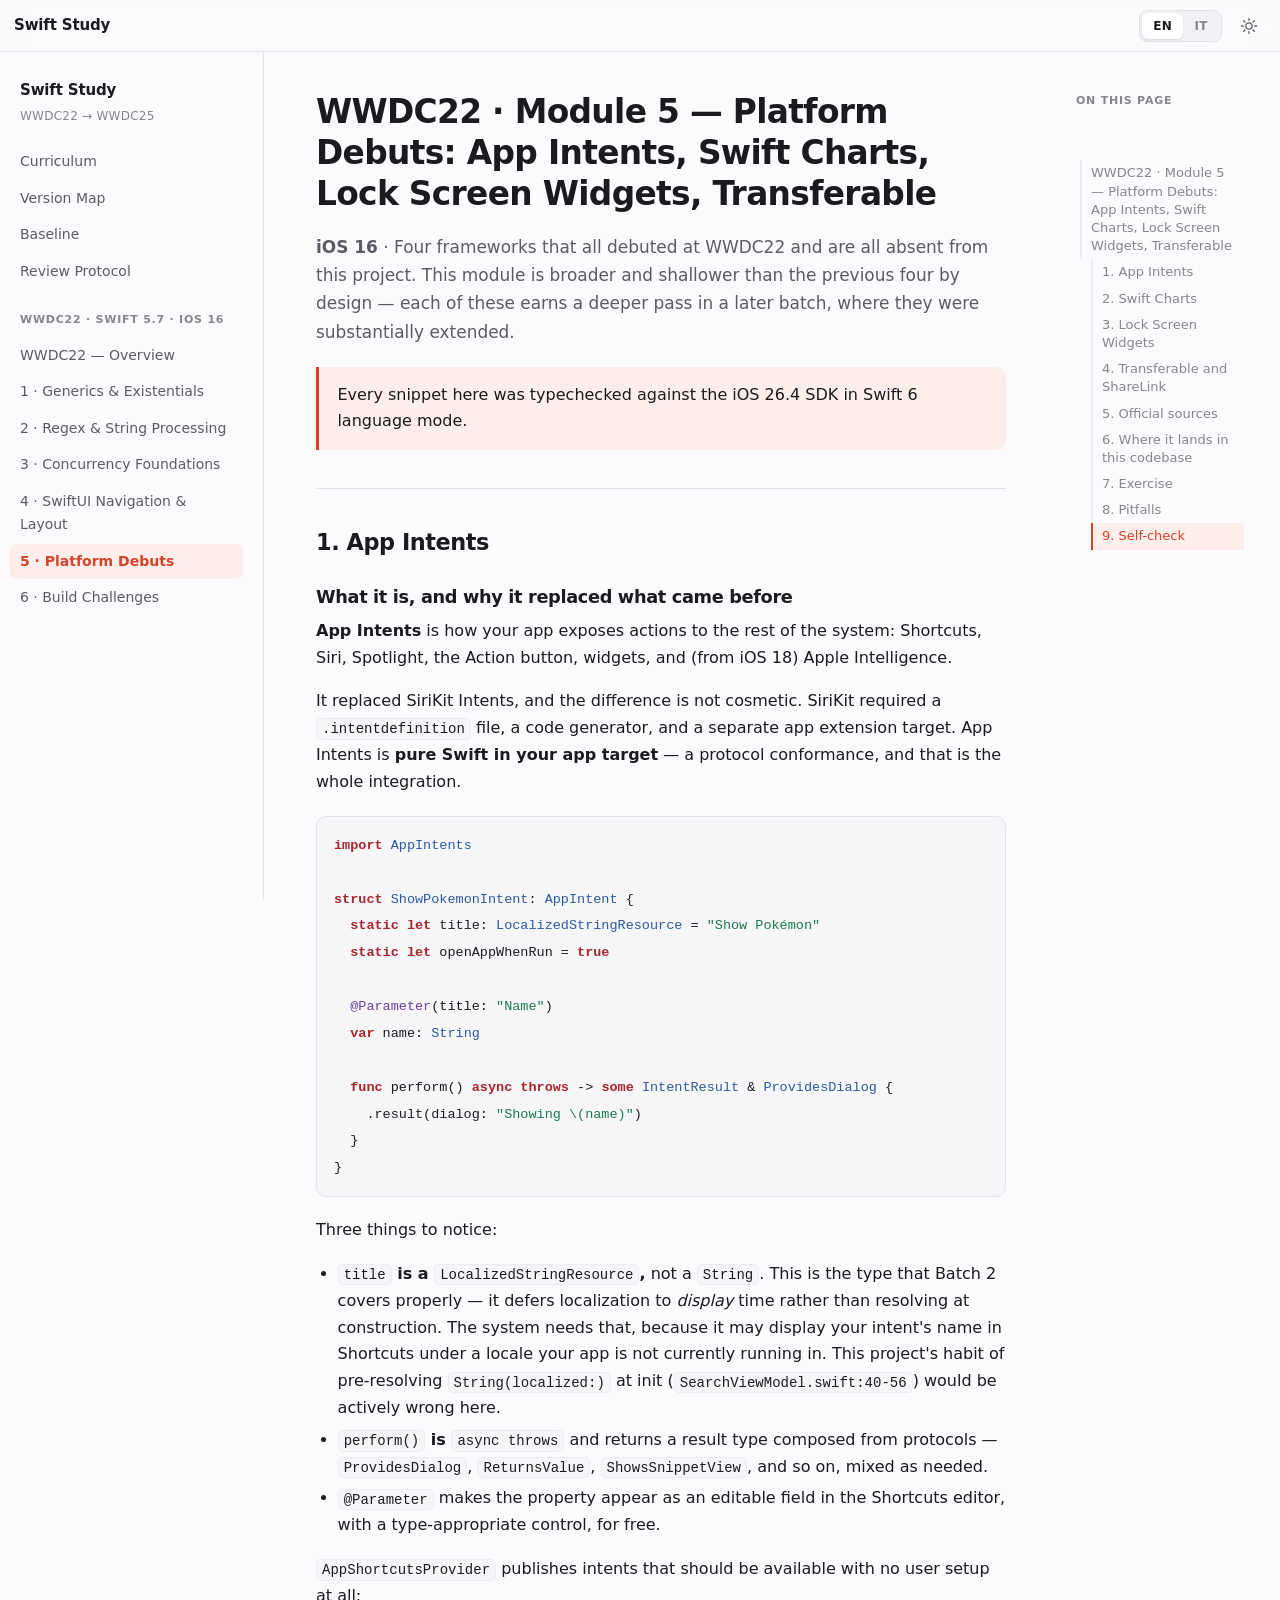
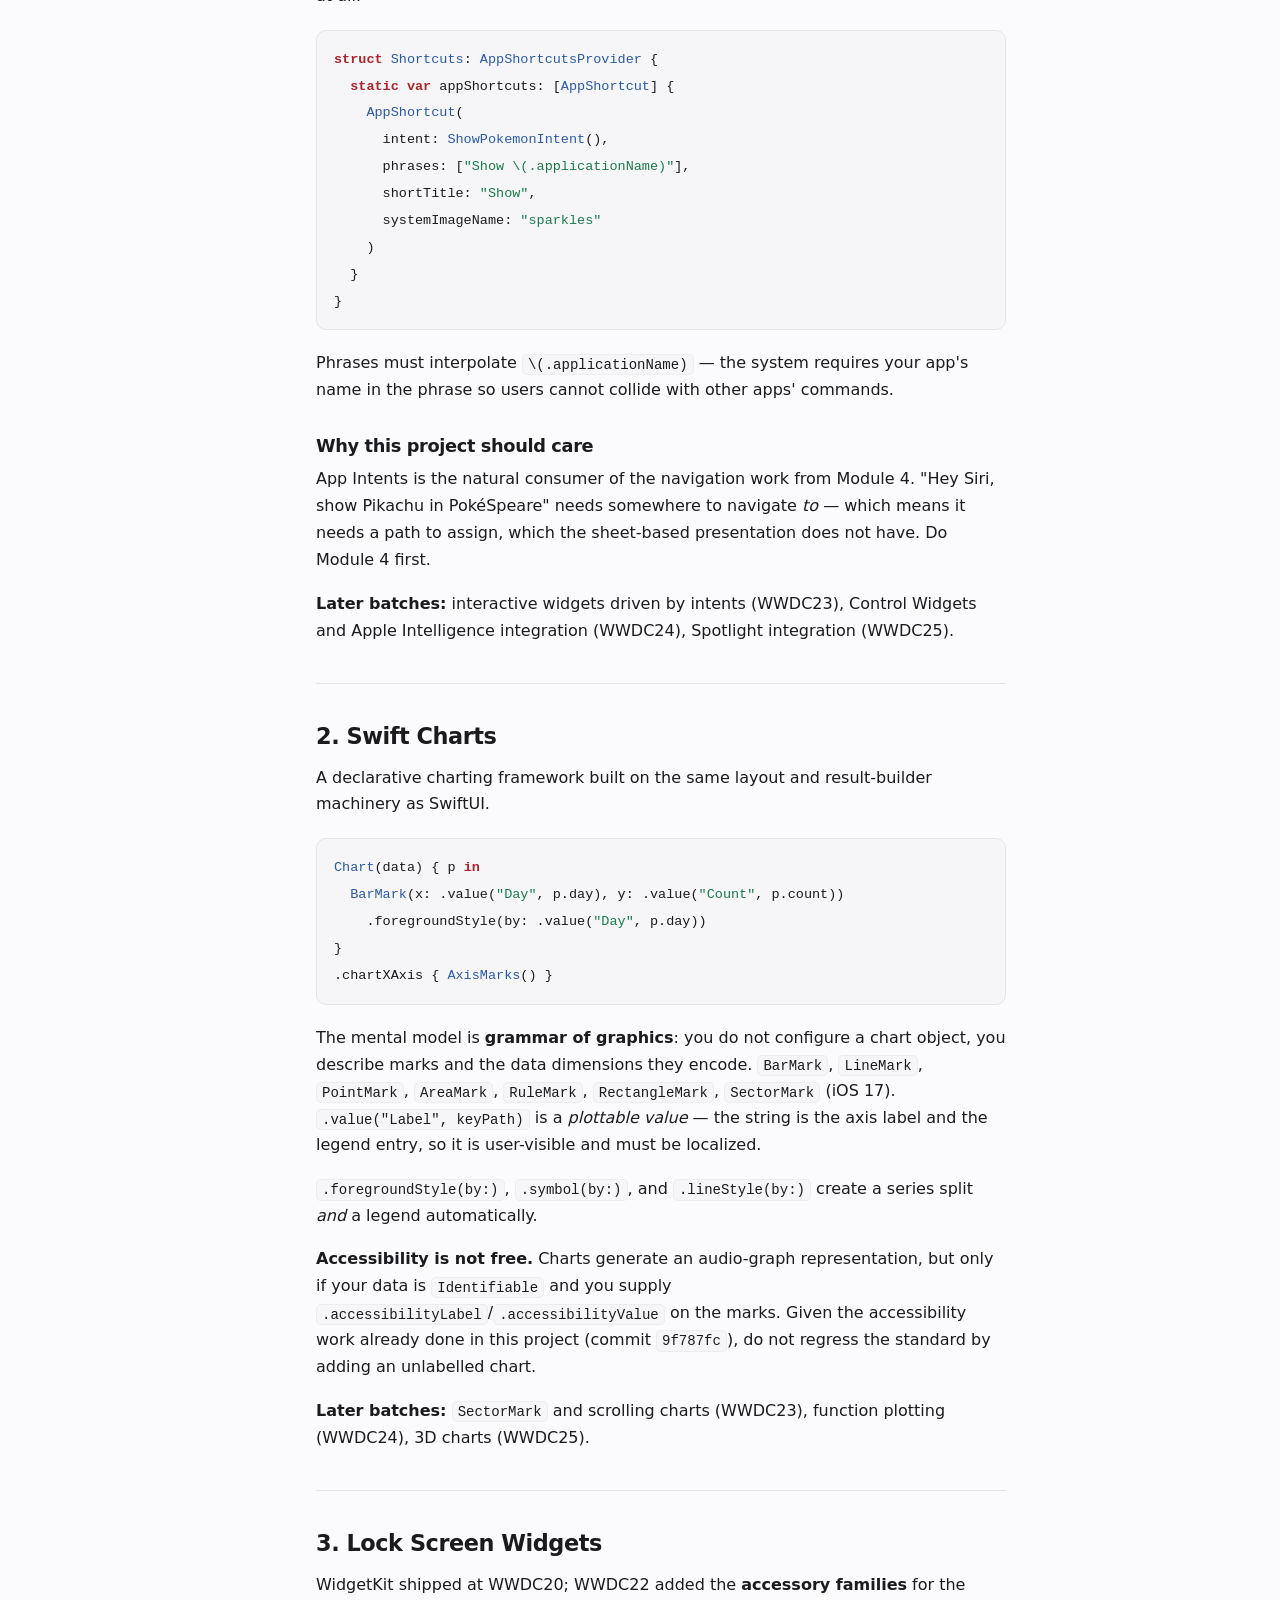
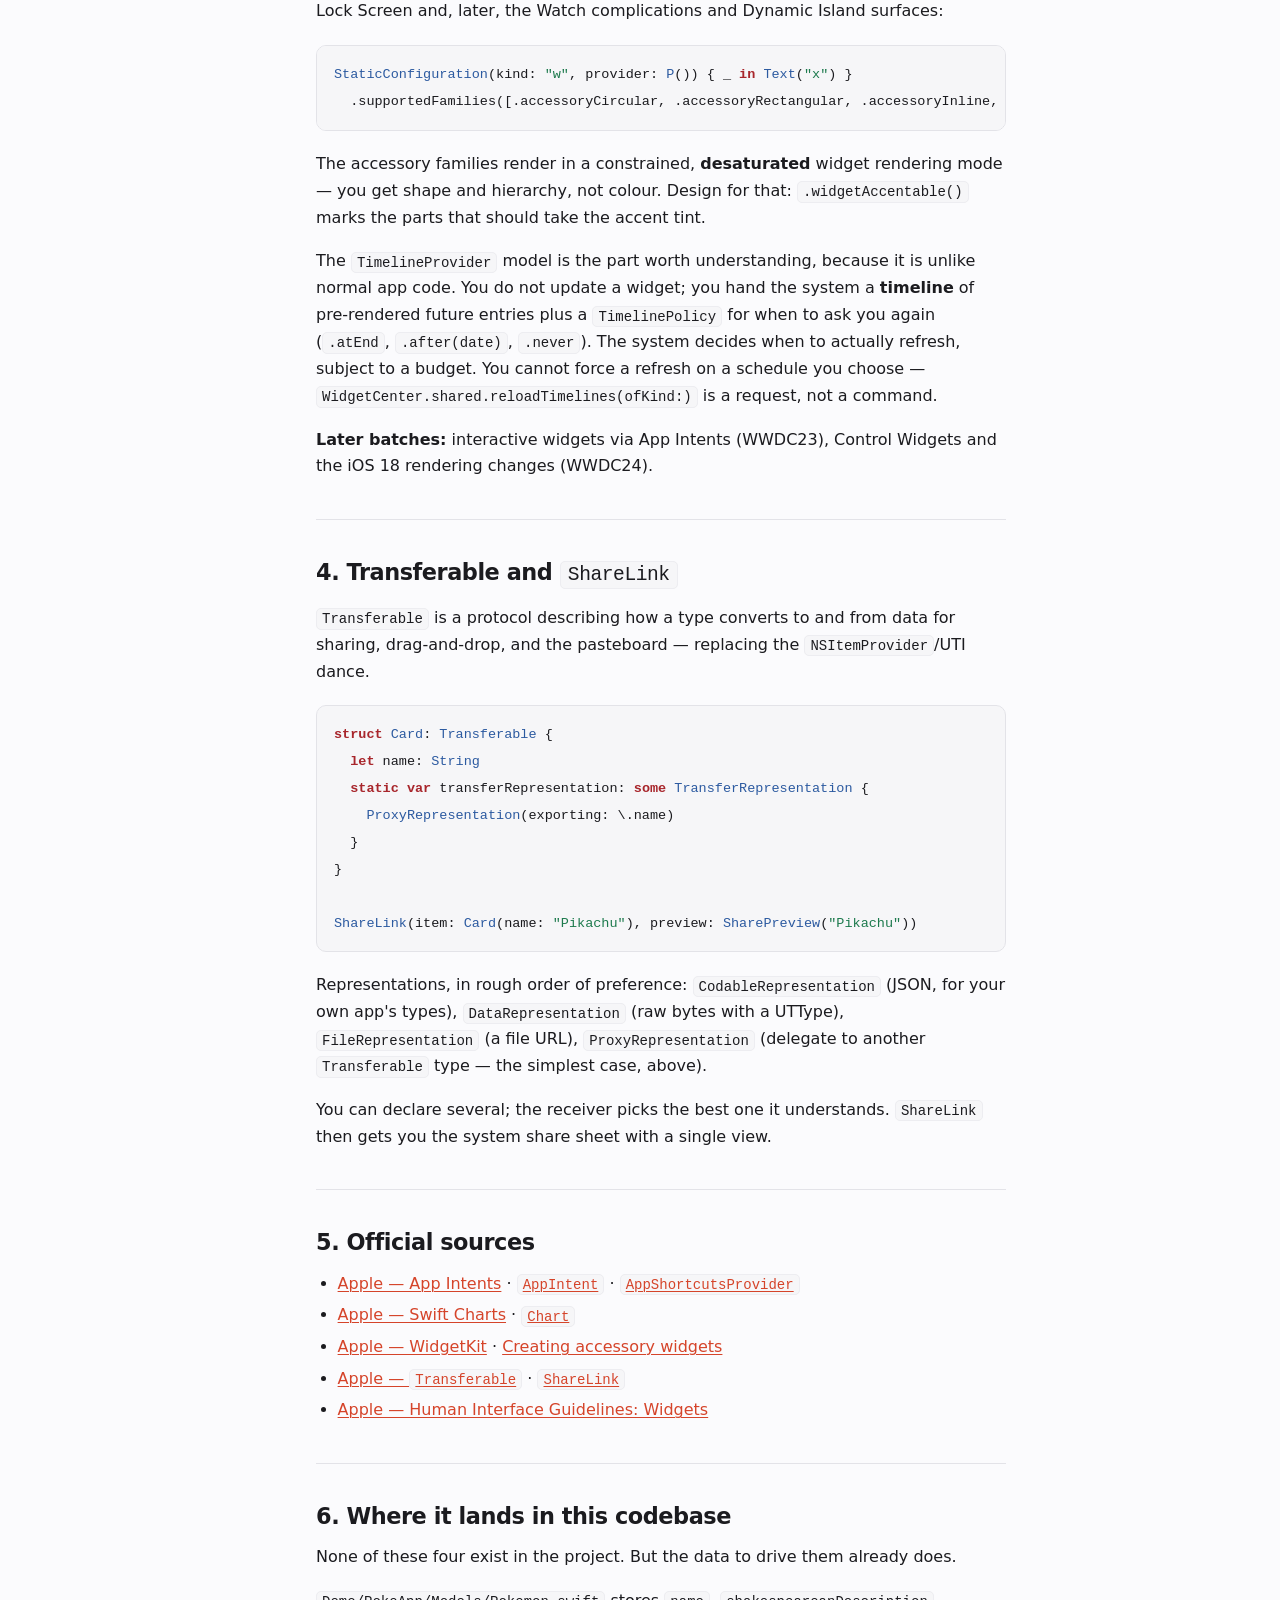
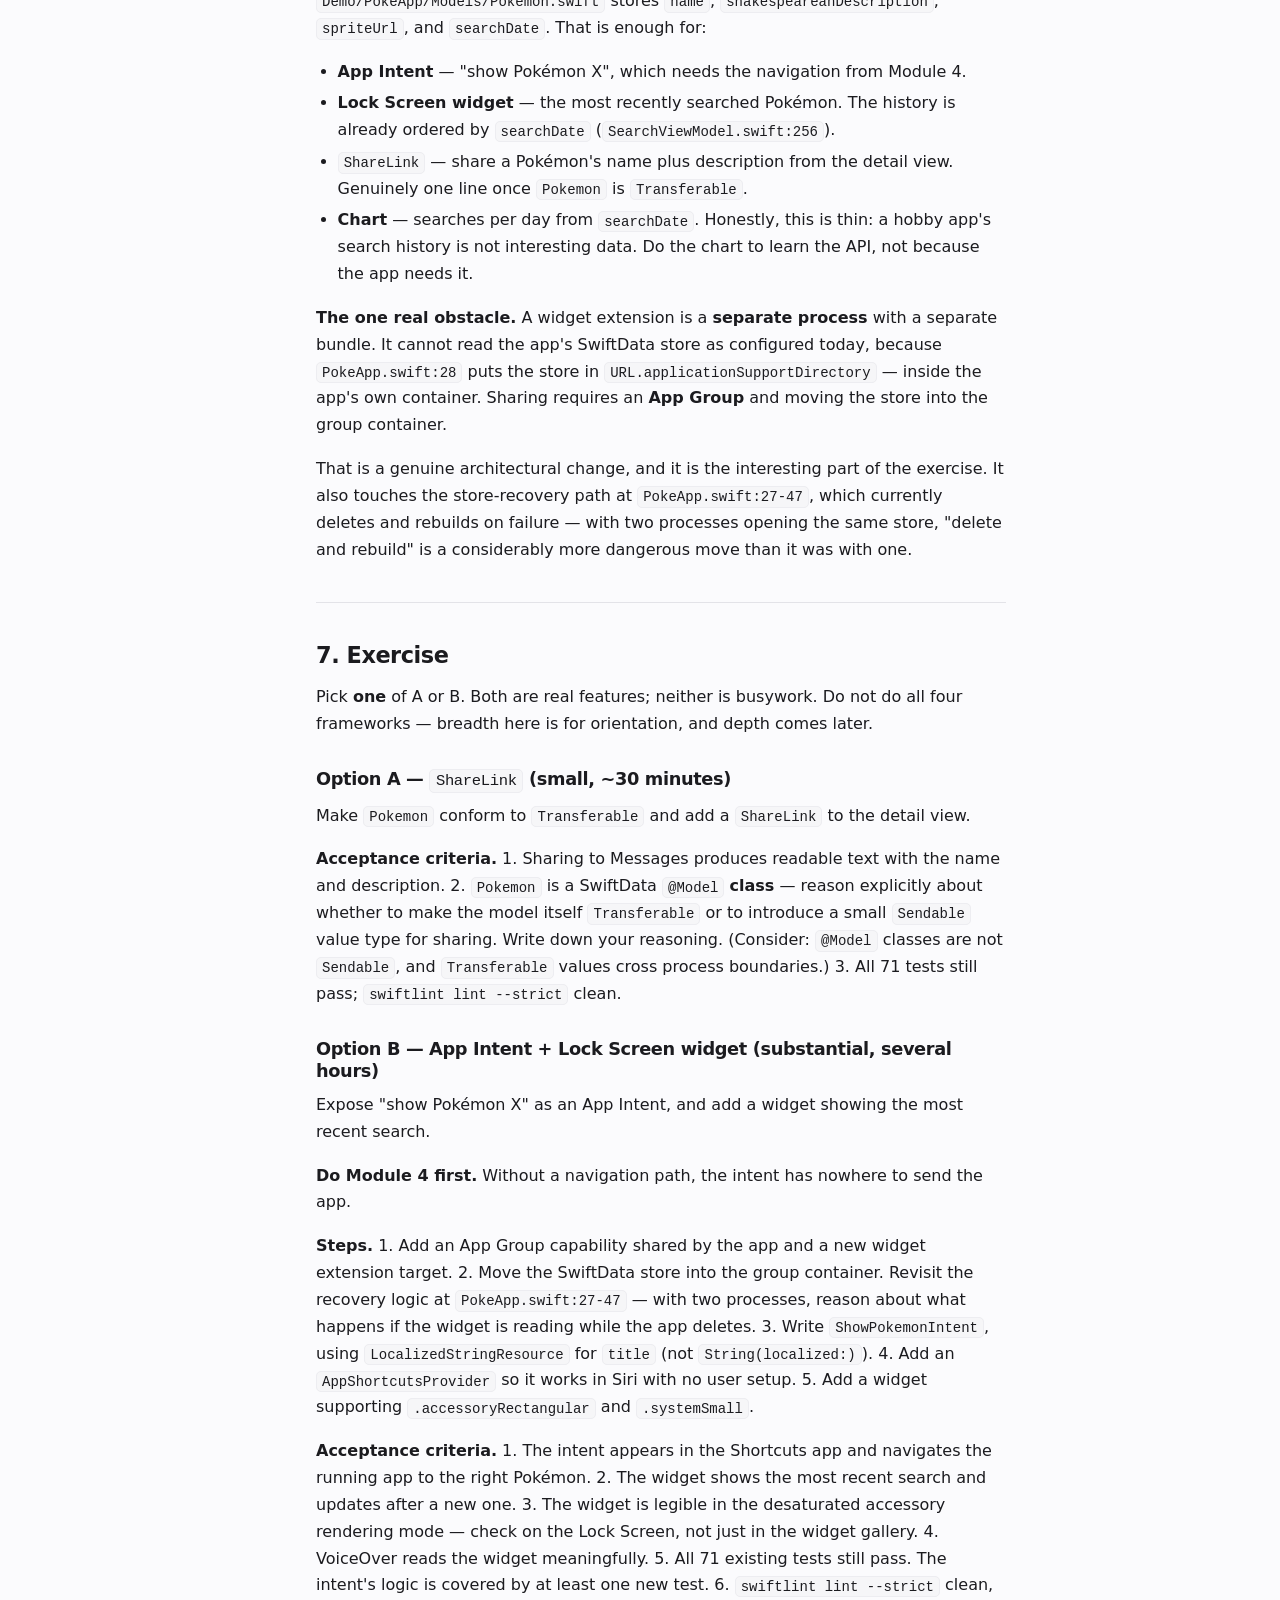
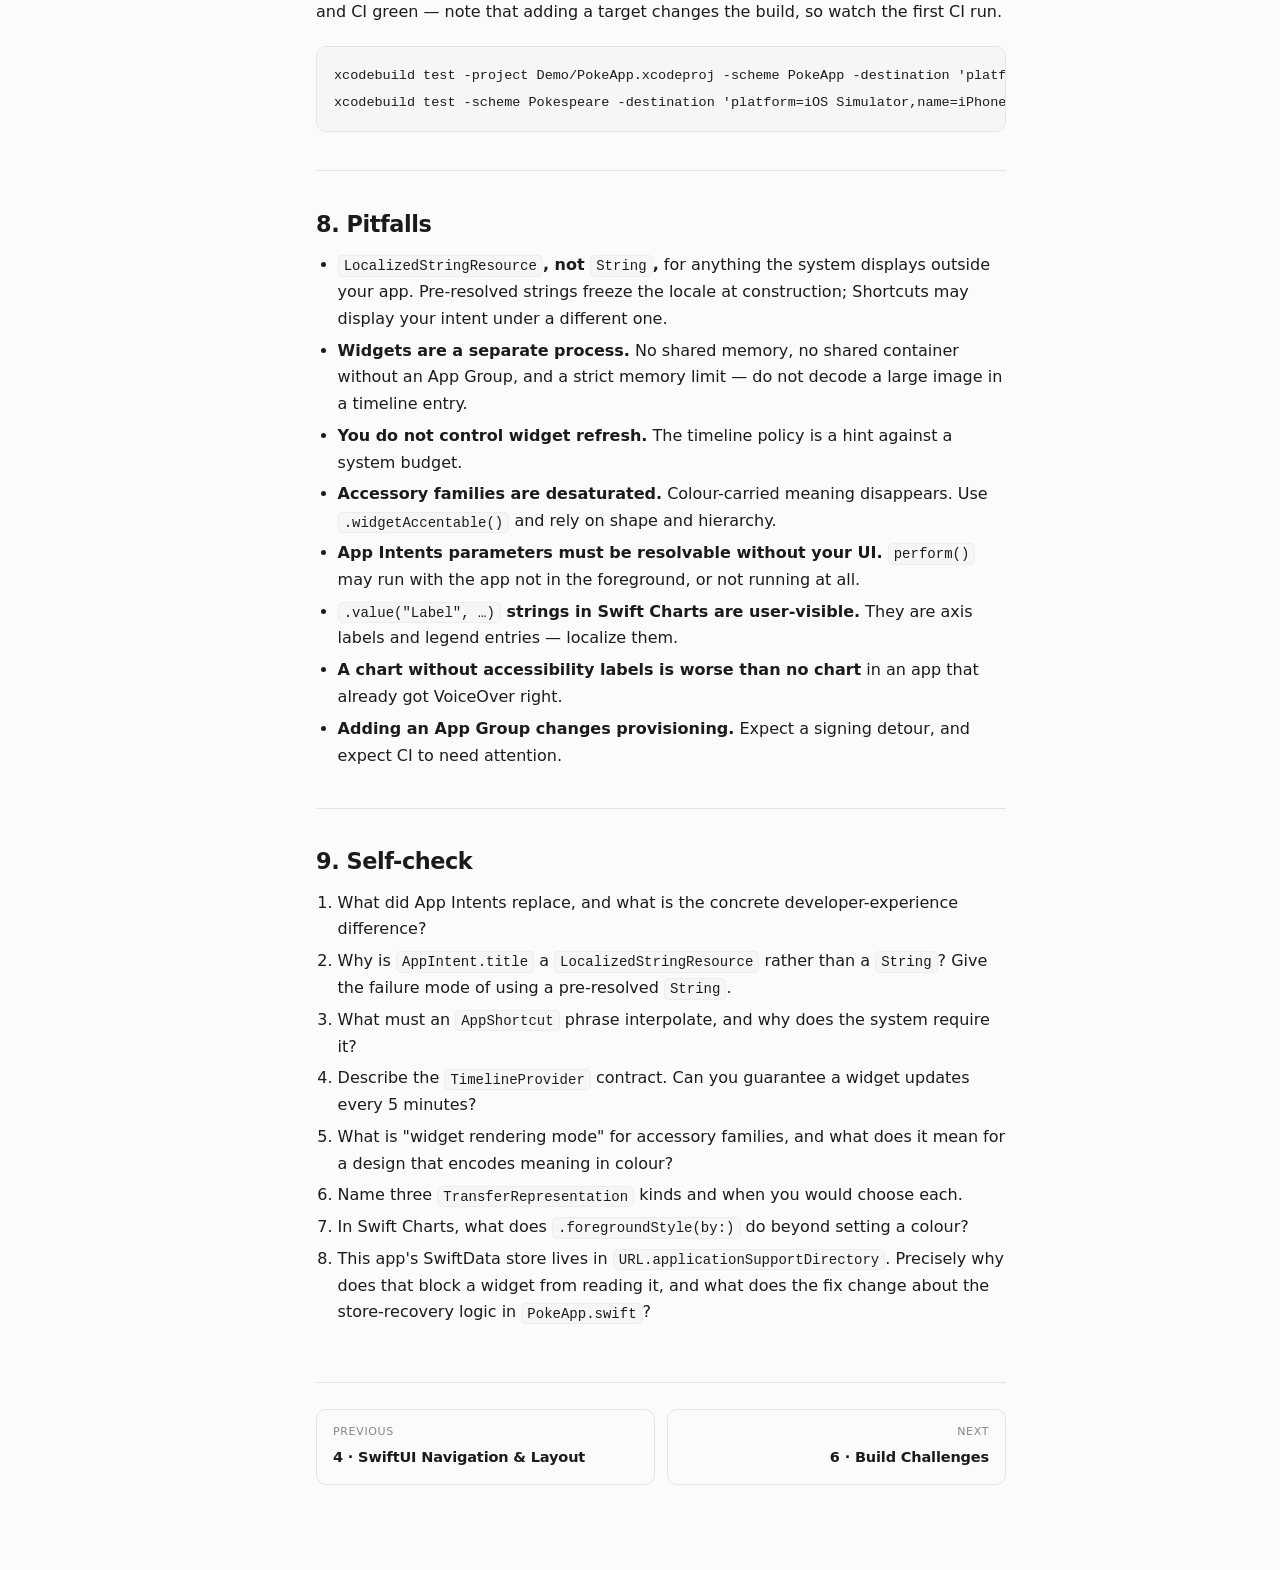
<file: docs/study/wwdc22/05-platform-debuts.html>
<!doctype html>
<html lang="en" data-lang="en" data-theme="auto">
<head>
<meta charset="utf-8">
<meta name="viewport" content="width=device-width, initial-scale=1">
<title>5 · Platform Debuts · Swift Study</title>
<meta name="description" content="Swift &amp; Apple platform study curriculum, WWDC22 to WWDC25, applied to the Pokespeare project.">
<link rel="stylesheet" href="../assets/style.css">
<script>/* set theme+lang before paint to avoid flash */
(function(){try{var t=localStorage.getItem('study-theme');if(t)document.documentElement.dataset.theme=t;
var p=new URLSearchParams(location.search).get('lang');var l=p||localStorage.getItem('study-lang');
if(l==='it'||l==='en'){document.documentElement.dataset.lang=l;document.documentElement.lang=l;}}catch(e){}})();</script>
</head>
<body>
<a class="skip" href="#content">Skip to content</a>
<header class="topbar">
<button class="icon-btn" id="menu-btn" aria-label="Menu" aria-expanded="false">
<svg viewBox="0 0 24 24" aria-hidden="true"><path d="M3 6h18M3 12h18M3 18h18"/></svg></button>
<span class="brand"><span class="lang" data-l="en">Swift Study</span><span class="lang" data-l="it">Studio Swift</span></span>
<div class="spacer"></div>
<div class="lang-switch" role="group" aria-label="Language">
<button data-set-lang="en" aria-pressed="true">EN</button><button data-set-lang="it" aria-pressed="false">IT</button>
</div>
<button class="icon-btn" id="theme-btn" aria-label="Toggle theme">
<svg class="i-sun" viewBox="0 0 24 24" aria-hidden="true"><circle cx="12" cy="12" r="4.2"/><path d="M12 2v2.4M12 19.6V22M2 12h2.4M19.6 12H22M4.9 4.9l1.7 1.7M17.4 17.4l1.7 1.7M19.1 4.9l-1.7 1.7M6.6 17.4l-1.7 1.7"/></svg>
<svg class="i-moon" viewBox="0 0 24 24" aria-hidden="true"><path d="M20 14.5A8.5 8.5 0 1 1 9.5 4a7 7 0 0 0 10.5 10.5Z"/></svg></button>
</header>
<div class="shell" id="content">
<div class="lang" data-l="en">
<nav class="sidebar-nav" aria-label="Contents">
<p class="nav-title">Swift Study<small>WWDC22 → WWDC25</small></p>
<ul>
<li><a href="../index.html">Curriculum</a></li>
<li><a href="../00-version-map.html">Version Map</a></li>
<li><a href="../00-baseline.html">Baseline</a></li>
<li><a href="../review-protocol.html">Review Protocol</a></li>
</ul>
<p class="nav-group">WWDC22 · Swift 5.7 · iOS 16</p>
<ul>
<li><a href="../wwdc22/index.html">WWDC22 — Overview</a></li>
<li><a href="../wwdc22/01-generics-and-existentials.html">1 · Generics & Existentials</a></li>
<li><a href="../wwdc22/02-regex-and-string-processing.html">2 · Regex & String Processing</a></li>
<li><a href="../wwdc22/03-concurrency-foundations.html">3 · Concurrency Foundations</a></li>
<li><a href="../wwdc22/04-swiftui-navigation-and-layout.html">4 · SwiftUI Navigation & Layout</a></li>
<li class="active"><a href="../wwdc22/05-platform-debuts.html">5 · Platform Debuts</a></li>
<li><a href="../wwdc22/06-build-challenges.html">6 · Build Challenges</a></li>
</ul>
</nav>
<article class="doc">
<h1 id="wwdc22-module-5-platform-debuts-app-intents-swift-charts-lock-screen-widgets-transferable">WWDC22 · Module 5 — Platform Debuts: App Intents, Swift Charts, Lock Screen Widgets, Transferable</h1>
<p><strong>iOS 16</strong> · Four frameworks that all debuted at WWDC22 and are all absent from this project. This module is broader and shallower than the previous four by design — each of these earns a deeper pass in a later batch, where they were substantially extended.</p>
<blockquote>
<p>Every snippet here was typechecked against the iOS 26.4 SDK in Swift 6 language mode.</p>
</blockquote>
<hr>
<h2 id="1-app-intents">1. App Intents</h2>
<h3 id="what-it-is-and-why-it-replaced-what-came-before">What it is, and why it replaced what came before</h3>
<p><strong>App Intents</strong> is how your app exposes actions to the rest of the system: Shortcuts, Siri, Spotlight, the Action button, widgets, and (from iOS 18) Apple Intelligence.</p>
<p>It replaced SiriKit Intents, and the difference is not cosmetic. SiriKit required a <code>.intentdefinition</code> file, a code generator, and a separate app extension target. App Intents is <strong>pure Swift in your app target</strong> — a protocol conformance, and that is the whole integration.</p>
<pre><code class="language-swift">import AppIntents

struct ShowPokemonIntent: AppIntent {
  static let title: LocalizedStringResource = &quot;Show Pokémon&quot;
  static let openAppWhenRun = true

  @Parameter(title: &quot;Name&quot;)
  var name: String

  func perform() async throws -&gt; some IntentResult &amp; ProvidesDialog {
    .result(dialog: &quot;Showing \(name)&quot;)
  }
}
</code></pre>
<p>Three things to notice:</p>
<ul>
<li><strong><code>title</code> is a <code>LocalizedStringResource</code>,</strong> not a <code>String</code>. This is the type that Batch 2 covers properly — it defers localization to <em>display</em> time rather than resolving at construction. The system needs that, because it may display your intent's name in Shortcuts under a locale your app is not currently running in. This project's habit of pre-resolving <code>String(localized:)</code> at init (<code>SearchViewModel.swift:40-56</code>) would be actively wrong here.</li>
<li><strong><code>perform()</code> is <code>async throws</code></strong> and returns a result type composed from protocols — <code>ProvidesDialog</code>, <code>ReturnsValue</code>, <code>ShowsSnippetView</code>, and so on, mixed as needed.</li>
<li><strong><code>@Parameter</code></strong> makes the property appear as an editable field in the Shortcuts editor, with a type-appropriate control, for free.</li>
</ul>
<p><code>AppShortcutsProvider</code> publishes intents that should be available with no user setup at all:</p>
<pre><code class="language-swift">struct Shortcuts: AppShortcutsProvider {
  static var appShortcuts: [AppShortcut] {
    AppShortcut(
      intent: ShowPokemonIntent(),
      phrases: [&quot;Show \(.applicationName)&quot;],
      shortTitle: &quot;Show&quot;,
      systemImageName: &quot;sparkles&quot;
    )
  }
}
</code></pre>
<p>Phrases must interpolate <code>\(.applicationName)</code> — the system requires your app's name in the phrase so users cannot collide with other apps' commands.</p>
<h3 id="why-this-project-should-care">Why this project should care</h3>
<p>App Intents is the natural consumer of the navigation work from Module 4. "Hey Siri, show Pikachu in PokéSpeare" needs somewhere to navigate <em>to</em> — which means it needs a path to assign, which the sheet-based presentation does not have. Do Module 4 first.</p>
<p><strong>Later batches:</strong> interactive widgets driven by intents (WWDC23), Control Widgets and Apple Intelligence integration (WWDC24), Spotlight integration (WWDC25).</p>
<hr>
<h2 id="2-swift-charts">2. Swift Charts</h2>
<p>A declarative charting framework built on the same layout and result-builder machinery as SwiftUI.</p>
<pre><code class="language-swift">Chart(data) { p in
  BarMark(x: .value(&quot;Day&quot;, p.day), y: .value(&quot;Count&quot;, p.count))
    .foregroundStyle(by: .value(&quot;Day&quot;, p.day))
}
.chartXAxis { AxisMarks() }
</code></pre>
<p>The mental model is <strong>grammar of graphics</strong>: you do not configure a chart object, you describe marks and the data dimensions they encode. <code>BarMark</code>, <code>LineMark</code>, <code>PointMark</code>, <code>AreaMark</code>, <code>RuleMark</code>, <code>RectangleMark</code>, <code>SectorMark</code> (iOS 17). <code>.value("Label", keyPath)</code> is a <em>plottable value</em> — the string is the axis label and the legend entry, so it is user-visible and must be localized.</p>
<p><code>.foregroundStyle(by:)</code>, <code>.symbol(by:)</code>, and <code>.lineStyle(by:)</code> create a series split <em>and</em> a legend automatically.</p>
<p><strong>Accessibility is not free.</strong> Charts generate an audio-graph representation, but only if your data is <code>Identifiable</code> and you supply <code>.accessibilityLabel</code>/<code>.accessibilityValue</code> on the marks. Given the accessibility work already done in this project (commit <code>9f787fc</code>), do not regress the standard by adding an unlabelled chart.</p>
<p><strong>Later batches:</strong> <code>SectorMark</code> and scrolling charts (WWDC23), function plotting (WWDC24), 3D charts (WWDC25).</p>
<hr>
<h2 id="3-lock-screen-widgets">3. Lock Screen Widgets</h2>
<p>WidgetKit shipped at WWDC20; WWDC22 added the <strong>accessory families</strong> for the Lock Screen and, later, the Watch complications and Dynamic Island surfaces:</p>
<pre><code class="language-swift">StaticConfiguration(kind: &quot;w&quot;, provider: P()) { _ in Text(&quot;x&quot;) }
  .supportedFamilies([.accessoryCircular, .accessoryRectangular, .accessoryInline, .systemSmall])
</code></pre>
<p>The accessory families render in a constrained, <strong>desaturated</strong> widget rendering mode — you get shape and hierarchy, not colour. Design for that: <code>.widgetAccentable()</code> marks the parts that should take the accent tint.</p>
<p>The <code>TimelineProvider</code> model is the part worth understanding, because it is unlike normal app code. You do not update a widget; you hand the system a <strong>timeline</strong> of pre-rendered future entries plus a <code>TimelinePolicy</code> for when to ask you again (<code>.atEnd</code>, <code>.after(date)</code>, <code>.never</code>). The system decides when to actually refresh, subject to a budget. You cannot force a refresh on a schedule you choose — <code>WidgetCenter.shared.reloadTimelines(ofKind:)</code> is a request, not a command.</p>
<p><strong>Later batches:</strong> interactive widgets via App Intents (WWDC23), Control Widgets and the iOS 18 rendering changes (WWDC24).</p>
<hr>
<h2 id="4-transferable-and-sharelink">4. Transferable and <code>ShareLink</code></h2>
<p><code>Transferable</code> is a protocol describing how a type converts to and from data for sharing, drag-and-drop, and the pasteboard — replacing the <code>NSItemProvider</code>/UTI dance.</p>
<pre><code class="language-swift">struct Card: Transferable {
  let name: String
  static var transferRepresentation: some TransferRepresentation {
    ProxyRepresentation(exporting: \.name)
  }
}

ShareLink(item: Card(name: &quot;Pikachu&quot;), preview: SharePreview(&quot;Pikachu&quot;))
</code></pre>
<p>Representations, in rough order of preference: <code>CodableRepresentation</code> (JSON, for your own app's types), <code>DataRepresentation</code> (raw bytes with a UTType), <code>FileRepresentation</code> (a file URL), <code>ProxyRepresentation</code> (delegate to another <code>Transferable</code> type — the simplest case, above).</p>
<p>You can declare several; the receiver picks the best one it understands. <code>ShareLink</code> then gets you the system share sheet with a single view.</p>
<hr>
<h2 id="5-official-sources">5. Official sources</h2>
<ul>
<li><a href="https://developer.apple.com/documentation/appintents">Apple — App Intents</a> · <a href="https://developer.apple.com/documentation/appintents/appintent"><code>AppIntent</code></a> · <a href="https://developer.apple.com/documentation/appintents/appshortcutsprovider"><code>AppShortcutsProvider</code></a></li>
<li><a href="https://developer.apple.com/documentation/charts">Apple — Swift Charts</a> · <a href="https://developer.apple.com/documentation/charts/chart"><code>Chart</code></a></li>
<li><a href="https://developer.apple.com/documentation/widgetkit">Apple — WidgetKit</a> · <a href="https://developer.apple.com/documentation/widgetkit/creating-accessory-widgets-and-watch-complications">Creating accessory widgets</a></li>
<li><a href="https://developer.apple.com/documentation/coretransferable/transferable">Apple — <code>Transferable</code></a> · <a href="https://developer.apple.com/documentation/swiftui/sharelink"><code>ShareLink</code></a></li>
<li><a href="https://developer.apple.com/design/human-interface-guidelines/widgets">Apple — Human Interface Guidelines: Widgets</a></li>
</ul>
<hr>
<h2 id="6-where-it-lands-in-this-codebase">6. Where it lands in this codebase</h2>
<p>None of these four exist in the project. But the data to drive them already does.</p>
<p><code>Demo/PokeApp/Models/Pokemon.swift</code> stores <code>name</code>, <code>shakespeareanDescription</code>, <code>spriteUrl</code>, and <code>searchDate</code>. That is enough for:</p>
<ul>
<li><strong>App Intent</strong> — "show Pokémon X", which needs the navigation from Module 4.</li>
<li><strong>Lock Screen widget</strong> — the most recently searched Pokémon. The history is already ordered by <code>searchDate</code> (<code>SearchViewModel.swift:256</code>).</li>
<li><strong><code>ShareLink</code></strong> — share a Pokémon's name plus description from the detail view. Genuinely one line once <code>Pokemon</code> is <code>Transferable</code>.</li>
<li><strong>Chart</strong> — searches per day from <code>searchDate</code>. Honestly, this is thin: a hobby app's search history is not interesting data. Do the chart to learn the API, not because the app needs it.</li>
</ul>
<p><strong>The one real obstacle.</strong> A widget extension is a <strong>separate process</strong> with a separate bundle. It cannot read the app's SwiftData store as configured today, because <code>PokeApp.swift:28</code> puts the store in <code>URL.applicationSupportDirectory</code> — inside the app's own container. Sharing requires an <strong>App Group</strong> and moving the store into the group container.</p>
<p>That is a genuine architectural change, and it is the interesting part of the exercise. It also touches the store-recovery path at <code>PokeApp.swift:27-47</code>, which currently deletes and rebuilds on failure — with two processes opening the same store, "delete and rebuild" is a considerably more dangerous move than it was with one.</p>
<hr>
<h2 id="7-exercise">7. Exercise</h2>
<p>Pick <strong>one</strong> of A or B. Both are real features; neither is busywork. Do not do all four frameworks — breadth here is for orientation, and depth comes later.</p>
<h3 id="option-a-sharelink-small-30-minutes">Option A — <code>ShareLink</code> (small, ~30 minutes)</h3>
<p>Make <code>Pokemon</code> conform to <code>Transferable</code> and add a <code>ShareLink</code> to the detail view.</p>
<p><strong>Acceptance criteria.</strong>
1. Sharing to Messages produces readable text with the name and description.
2. <code>Pokemon</code> is a SwiftData <code>@Model</code> <strong>class</strong> — reason explicitly about whether to make the model itself <code>Transferable</code> or to introduce a small <code>Sendable</code> value type for sharing. Write down your reasoning. (Consider: <code>@Model</code> classes are not <code>Sendable</code>, and <code>Transferable</code> values cross process boundaries.)
3. All 71 tests still pass; <code>swiftlint lint --strict</code> clean.</p>
<h3 id="option-b-app-intent-lock-screen-widget-substantial-several-hours">Option B — App Intent + Lock Screen widget (substantial, several hours)</h3>
<p>Expose "show Pokémon X" as an App Intent, and add a widget showing the most recent search.</p>
<p><strong>Do Module 4 first.</strong> Without a navigation path, the intent has nowhere to send the app.</p>
<p><strong>Steps.</strong>
1. Add an App Group capability shared by the app and a new widget extension target.
2. Move the SwiftData store into the group container. Revisit the recovery logic at <code>PokeApp.swift:27-47</code> — with two processes, reason about what happens if the widget is reading while the app deletes.
3. Write <code>ShowPokemonIntent</code>, using <code>LocalizedStringResource</code> for <code>title</code> (not <code>String(localized:)</code>).
4. Add an <code>AppShortcutsProvider</code> so it works in Siri with no user setup.
5. Add a widget supporting <code>.accessoryRectangular</code> and <code>.systemSmall</code>.</p>
<p><strong>Acceptance criteria.</strong>
1. The intent appears in the Shortcuts app and navigates the running app to the right Pokémon.
2. The widget shows the most recent search and updates after a new one.
3. The widget is legible in the desaturated accessory rendering mode — check on the Lock Screen, not just in the widget gallery.
4. VoiceOver reads the widget meaningfully.
5. All 71 existing tests still pass. The intent's logic is covered by at least one new test.
6. <code>swiftlint lint --strict</code> clean, and CI green — note that adding a target changes the build, so watch the first CI run.</p>
<pre><code class="language-bash">xcodebuild test -project Demo/PokeApp.xcodeproj -scheme PokeApp -destination 'platform=iOS Simulator,name=iPhone 17 Pro'
xcodebuild test -scheme Pokespeare -destination 'platform=iOS Simulator,name=iPhone 17 Pro'
</code></pre>
<hr>
<h2 id="8-pitfalls">8. Pitfalls</h2>
<ul>
<li><strong><code>LocalizedStringResource</code>, not <code>String</code>,</strong> for anything the system displays outside your app. Pre-resolved strings freeze the locale at construction; Shortcuts may display your intent under a different one.</li>
<li><strong>Widgets are a separate process.</strong> No shared memory, no shared container without an App Group, and a strict memory limit — do not decode a large image in a timeline entry.</li>
<li><strong>You do not control widget refresh.</strong> The timeline policy is a hint against a system budget.</li>
<li><strong>Accessory families are desaturated.</strong> Colour-carried meaning disappears. Use <code>.widgetAccentable()</code> and rely on shape and hierarchy.</li>
<li><strong>App Intents parameters must be resolvable without your UI.</strong> <code>perform()</code> may run with the app not in the foreground, or not running at all.</li>
<li><strong><code>.value("Label", …)</code> strings in Swift Charts are user-visible.</strong> They are axis labels and legend entries — localize them.</li>
<li><strong>A chart without accessibility labels is worse than no chart</strong> in an app that already got VoiceOver right.</li>
<li><strong>Adding an App Group changes provisioning.</strong> Expect a signing detour, and expect CI to need attention.</li>
</ul>
<hr>
<h2 id="9-self-check">9. Self-check</h2>
<ol>
<li>What did App Intents replace, and what is the concrete developer-experience difference?</li>
<li>Why is <code>AppIntent.title</code> a <code>LocalizedStringResource</code> rather than a <code>String</code>? Give the failure mode of using a pre-resolved <code>String</code>.</li>
<li>What must an <code>AppShortcut</code> phrase interpolate, and why does the system require it?</li>
<li>Describe the <code>TimelineProvider</code> contract. Can you guarantee a widget updates every 5 minutes?</li>
<li>What is "widget rendering mode" for accessory families, and what does it mean for a design that encodes meaning in colour?</li>
<li>Name three <code>TransferRepresentation</code> kinds and when you would choose each.</li>
<li>In Swift Charts, what does <code>.foregroundStyle(by:)</code> do beyond setting a colour?</li>
<li>This app's SwiftData store lives in <code>URL.applicationSupportDirectory</code>. Precisely why does that block a widget from reading it, and what does the fix change about the store-recovery logic in <code>PokeApp.swift</code>?</li>
</ol>
<nav class="pager"><a class="pager-prev" href="../wwdc22/04-swiftui-navigation-and-layout.html"><span>Previous</span><strong>4 · SwiftUI Navigation & Layout</strong></a><a class="pager-next" href="../wwdc22/06-build-challenges.html"><span>Next</span><strong>6 · Build Challenges</strong></a></nav>
</article>
<aside class="toc"><p>On this page</p><div class="toc">
<ul>
<li><a href="#wwdc22-module-5-platform-debuts-app-intents-swift-charts-lock-screen-widgets-transferable">WWDC22 · Module 5 — Platform Debuts: App Intents, Swift Charts, Lock Screen Widgets, Transferable</a><ul>
<li><a href="#1-app-intents">1. App Intents</a><ul>
<li><a href="#what-it-is-and-why-it-replaced-what-came-before">What it is, and why it replaced what came before</a></li>
<li><a href="#why-this-project-should-care">Why this project should care</a></li>
</ul>
</li>
<li><a href="#2-swift-charts">2. Swift Charts</a></li>
<li><a href="#3-lock-screen-widgets">3. Lock Screen Widgets</a></li>
<li><a href="#4-transferable-and-sharelink">4. Transferable and ShareLink</a></li>
<li><a href="#5-official-sources">5. Official sources</a></li>
<li><a href="#6-where-it-lands-in-this-codebase">6. Where it lands in this codebase</a></li>
<li><a href="#7-exercise">7. Exercise</a><ul>
<li><a href="#option-a-sharelink-small-30-minutes">Option A — ShareLink (small, ~30 minutes)</a></li>
<li><a href="#option-b-app-intent-lock-screen-widget-substantial-several-hours">Option B — App Intent + Lock Screen widget (substantial, several hours)</a></li>
</ul>
</li>
<li><a href="#8-pitfalls">8. Pitfalls</a></li>
<li><a href="#9-self-check">9. Self-check</a></li>
</ul>
</li>
</ul>
</div>
</aside>
</div><div class="lang" data-l="it">
<nav class="sidebar-nav" aria-label="Indice">
<p class="nav-title">Studio Swift<small>WWDC22 → WWDC25</small></p>
<ul>
<li><a href="../index.html">Programma</a></li>
<li><a href="../00-version-map.html">Mappa delle versioni</a></li>
<li><a href="../00-baseline.html">Punto di partenza</a></li>
<li><a href="../review-protocol.html">Protocollo di revisione</a></li>
</ul>
<p class="nav-group">WWDC22 · Swift 5.7 · iOS 16</p>
<ul>
<li><a href="../wwdc22/index.html">WWDC22 — Panoramica</a></li>
<li><a href="../wwdc22/01-generics-and-existentials.html">1 · Generics ed existentials</a></li>
<li><a href="../wwdc22/02-regex-and-string-processing.html">2 · Regex ed elaborazione di stringhe</a></li>
<li><a href="../wwdc22/03-concurrency-foundations.html">3 · Fondamenta di concorrenza</a></li>
<li><a href="../wwdc22/04-swiftui-navigation-and-layout.html">4 · Navigazione e layout in SwiftUI</a></li>
<li class="active"><a href="../wwdc22/05-platform-debuts.html">5 · Debutti di piattaforma</a></li>
<li><a href="../wwdc22/06-build-challenges.html">6 · Sfide di implementazione</a></li>
</ul>
</nav>
<article class="doc">
<h1 id="wwdc22-modulo-5-debutti-di-piattaforma-app-intents-swift-charts-widget-da-lock-screen-transferable">WWDC22 · Modulo 5 — Debutti di piattaforma: App Intents, Swift Charts, widget da lock screen, Transferable</h1>
<p><strong>iOS 16</strong> · Quattro framework che hanno debuttato tutti a WWDC22 e sono tutti assenti da questo progetto. Questo modulo è deliberatamente più largo e meno profondo dei quattro precedenti — ciascuno di questi si guadagna un passaggio più approfondito in un batch successivo, dove sono stati estesi in modo sostanziale.</p>
<blockquote>
<p>Ogni frammento qui è stato verificato col typechecker contro l'SDK iOS 26.4 in Swift 6 language mode.</p>
</blockquote>
<hr>
<h2 id="1-app-intents">1. App Intents</h2>
<h3 id="cose-e-perche-ha-sostituito-cio-che-cera-prima">Cos'è, e perché ha sostituito ciò che c'era prima</h3>
<p><strong>App Intents</strong> è il modo in cui la tua app espone azioni al resto del sistema: Comandi rapidi, Siri, Spotlight, il tasto Azione, i widget e (da iOS 18) Apple Intelligence.</p>
<p>Ha sostituito SiriKit Intents, e la differenza non è cosmetica. SiriKit richiedeva un file <code>.intentdefinition</code>, un generatore di codice e un target di app extension separato. App Intents è <strong>puro Swift nel target dell'app</strong> — una conformance a un protocol, e l'integrazione è tutta lì.</p>
<pre><code class="language-swift">import AppIntents

struct ShowPokemonIntent: AppIntent {
  static let title: LocalizedStringResource = &quot;Show Pokémon&quot;
  static let openAppWhenRun = true

  @Parameter(title: &quot;Name&quot;)
  var name: String

  func perform() async throws -&gt; some IntentResult &amp; ProvidesDialog {
    .result(dialog: &quot;Showing \(name)&quot;)
  }
}
</code></pre>
<p>Tre cose da notare:</p>
<ul>
<li><strong><code>title</code> è un <code>LocalizedStringResource</code>,</strong> non una <code>String</code>. È il tipo che il Batch 2 tratta come si deve — rimanda la localizzazione al momento della <em>visualizzazione</em> invece di risolverla alla costruzione. Il sistema ne ha bisogno, perché potrebbe mostrare il nome del tuo intent in Comandi rapidi sotto un locale in cui la tua app non sta girando. L'abitudine di questo progetto di pre-risolvere <code>String(localized:)</code> all'init (<code>SearchViewModel.swift:40-56</code>) sarebbe qui attivamente sbagliata.</li>
<li><strong><code>perform()</code> è <code>async throws</code></strong> e restituisce un tipo di risultato composto da protocol — <code>ProvidesDialog</code>, <code>ReturnsValue</code>, <code>ShowsSnippetView</code> e così via, mescolati secondo necessità.</li>
<li><strong><code>@Parameter</code></strong> fa comparire la proprietà come campo modificabile nell'editor di Comandi rapidi, con un controllo adatto al tipo, gratis.</li>
</ul>
<p><code>AppShortcutsProvider</code> pubblica gli intent che devono essere disponibili senza alcuna configurazione da parte dell'utente:</p>
<pre><code class="language-swift">struct Shortcuts: AppShortcutsProvider {
  static var appShortcuts: [AppShortcut] {
    AppShortcut(
      intent: ShowPokemonIntent(),
      phrases: [&quot;Show \(.applicationName)&quot;],
      shortTitle: &quot;Show&quot;,
      systemImageName: &quot;sparkles&quot;
    )
  }
}
</code></pre>
<p>Le frasi devono interpolare <code>\(.applicationName)</code> — il sistema richiede il nome della tua app nella frase così gli utenti non possono collidere con i comandi di altre app.</p>
<h3 id="perche-a-questo-progetto-dovrebbe-interessare">Perché a questo progetto dovrebbe interessare</h3>
<p>App Intents è il consumatore naturale del lavoro di navigazione del Modulo 4. "Hey Siri, mostra Pikachu in PokéSpeare" ha bisogno di un posto <em>dove</em> navigare — cioè di un path da assegnare, che la presentazione basata su sheet non ha. Fai prima il Modulo 4.</p>
<p><strong>Batch successivi:</strong> widget interattivi guidati da intent (WWDC23), Control Widget e integrazione con Apple Intelligence (WWDC24), integrazione Spotlight (WWDC25).</p>
<hr>
<h2 id="2-swift-charts">2. Swift Charts</h2>
<p>Un framework di grafici dichiarativo costruito sulla stessa macchina di layout e result builder di SwiftUI.</p>
<pre><code class="language-swift">Chart(data) { p in
  BarMark(x: .value(&quot;Day&quot;, p.day), y: .value(&quot;Count&quot;, p.count))
    .foregroundStyle(by: .value(&quot;Day&quot;, p.day))
}
.chartXAxis { AxisMarks() }
</code></pre>
<p>Il modello mentale è la <strong>grammatica dei grafici</strong>: non configuri un oggetto grafico, descrivi mark e le dimensioni dei dati che codificano. <code>BarMark</code>, <code>LineMark</code>, <code>PointMark</code>, <code>AreaMark</code>, <code>RuleMark</code>, <code>RectangleMark</code>, <code>SectorMark</code> (iOS 17). <code>.value("Label", keyPath)</code> è un <em>valore plottabile</em> — la stringa è l'etichetta dell'asse e la voce di legenda, quindi è visibile all'utente e va localizzata.</p>
<p><code>.foregroundStyle(by:)</code>, <code>.symbol(by:)</code> e <code>.lineStyle(by:)</code> creano una divisione in serie <em>e</em> una legenda automaticamente.</p>
<p><strong>L'accessibilità non è gratis.</strong> I grafici generano una rappresentazione audio-graph, ma solo se i tuoi dati sono <code>Identifiable</code> e fornisci <code>.accessibilityLabel</code>/<code>.accessibilityValue</code> sui mark. Dato il lavoro di accessibilità già fatto in questo progetto (commit <code>9f787fc</code>), non far regredire lo standard aggiungendo un grafico senza etichette.</p>
<p><strong>Batch successivi:</strong> <code>SectorMark</code> e grafici scrollabili (WWDC23), plotting di funzioni (WWDC24), grafici 3D (WWDC25).</p>
<hr>
<h2 id="3-widget-da-lock-screen">3. Widget da lock screen</h2>
<p>WidgetKit è uscito a WWDC20; WWDC22 ha aggiunto le <strong>famiglie accessory</strong> per la schermata di blocco e, più tardi, le complicazioni di Watch e le superfici della Dynamic Island:</p>
<pre><code class="language-swift">StaticConfiguration(kind: &quot;w&quot;, provider: P()) { _ in Text(&quot;x&quot;) }
  .supportedFamilies([.accessoryCircular, .accessoryRectangular, .accessoryInline, .systemSmall])
</code></pre>
<p>Le famiglie accessory rendono in una modalità di rendering vincolata e <strong>desaturata</strong> — ottieni forma e gerarchia, non colore. Progetta per quello: <code>.widgetAccentable()</code> marca le parti che devono prendere la tinta d'accento.</p>
<p>Il modello <code>TimelineProvider</code> è la parte che vale la pena capire, perché non assomiglia al normale codice di app. Non aggiorni un widget; consegni al sistema una <strong>timeline</strong> di entry future pre-renderizzate più una <code>TimelinePolicy</code> per quando richiederti (<code>.atEnd</code>, <code>.after(date)</code>, <code>.never</code>). Il sistema decide quando ricaricare davvero, soggetto a un budget. Non puoi forzare un refresh su una cadenza che scegli tu — <code>WidgetCenter.shared.reloadTimelines(ofKind:)</code> è una richiesta, non un comando.</p>
<p><strong>Batch successivi:</strong> widget interattivi via App Intents (WWDC23), Control Widget e i cambiamenti di rendering di iOS 18 (WWDC24).</p>
<hr>
<h2 id="4-transferable-e-sharelink">4. Transferable e <code>ShareLink</code></h2>
<p><code>Transferable</code> è un protocol che descrive come un tipo si converte da e verso dati per condivisione, drag-and-drop e pasteboard — sostituendo il balletto <code>NSItemProvider</code>/UTI.</p>
<pre><code class="language-swift">struct Card: Transferable {
  let name: String
  static var transferRepresentation: some TransferRepresentation {
    ProxyRepresentation(exporting: \.name)
  }
}

ShareLink(item: Card(name: &quot;Pikachu&quot;), preview: SharePreview(&quot;Pikachu&quot;))
</code></pre>
<p>Rappresentazioni, in ordine indicativo di preferenza: <code>CodableRepresentation</code> (JSON, per i tipi della tua app), <code>DataRepresentation</code> (byte grezzi con un UTType), <code>FileRepresentation</code> (un URL di file), <code>ProxyRepresentation</code> (delega a un altro tipo <code>Transferable</code> — il caso più semplice, sopra).</p>
<p>Puoi dichiararne diverse; il destinatario sceglie la migliore che capisce. <code>ShareLink</code> poi ti dà il share sheet di sistema con una sola view.</p>
<hr>
<h2 id="5-fonti-ufficiali">5. Fonti ufficiali</h2>
<ul>
<li><a href="https://developer.apple.com/documentation/appintents">Apple — App Intents</a> · <a href="https://developer.apple.com/documentation/appintents/appintent"><code>AppIntent</code></a> · <a href="https://developer.apple.com/documentation/appintents/appshortcutsprovider"><code>AppShortcutsProvider</code></a></li>
<li><a href="https://developer.apple.com/documentation/charts">Apple — Swift Charts</a> · <a href="https://developer.apple.com/documentation/charts/chart"><code>Chart</code></a></li>
<li><a href="https://developer.apple.com/documentation/widgetkit">Apple — WidgetKit</a> · <a href="https://developer.apple.com/documentation/widgetkit/creating-accessory-widgets-and-watch-complications">Creating accessory widgets</a></li>
<li><a href="https://developer.apple.com/documentation/coretransferable/transferable">Apple — <code>Transferable</code></a> · <a href="https://developer.apple.com/documentation/swiftui/sharelink"><code>ShareLink</code></a></li>
<li><a href="https://developer.apple.com/design/human-interface-guidelines/widgets">Apple — Human Interface Guidelines: Widgets</a></li>
</ul>
<hr>
<h2 id="6-dove-atterra-in-questo-codebase">6. Dove atterra in questo codebase</h2>
<p>Nessuno di questi quattro esiste nel progetto. Ma i dati per alimentarli ci sono già.</p>
<p><code>Demo/PokeApp/Models/Pokemon.swift</code> memorizza <code>name</code>, <code>shakespeareanDescription</code>, <code>spriteUrl</code> e <code>searchDate</code>. Basta per:</p>
<ul>
<li><strong>App Intent</strong> — "mostra il Pokémon X", che ha bisogno della navigazione del Modulo 4.</li>
<li><strong>Widget da lock screen</strong> — il Pokémon cercato più di recente. La cronologia è già ordinata per <code>searchDate</code> (<code>SearchViewModel.swift:256</code>).</li>
<li><strong><code>ShareLink</code></strong> — condividere nome e descrizione di un Pokémon dalla view di dettaglio. Genuinamente una riga, una volta che <code>Pokemon</code> è <code>Transferable</code>.</li>
<li><strong>Grafico</strong> — ricerche per giorno da <code>searchDate</code>. Onestamente è debole: la cronologia di ricerca di un'app hobbistica non è un dato interessante. Fai il grafico per imparare l'API, non perché l'app ne abbia bisogno.</li>
</ul>
<p><strong>L'unico ostacolo reale.</strong> Un'estensione widget è un <strong>processo separato</strong> con un bundle separato. Non può leggere lo store SwiftData dell'app com'è configurato oggi, perché <code>PokeApp.swift:28</code> mette lo store in <code>URL.applicationSupportDirectory</code> — dentro il container dell'app stessa. Condividerlo richiede un <strong>App Group</strong> e lo spostamento dello store nel container del gruppo.</p>
<p>È un cambiamento architetturale vero, ed è la parte interessante dell'esercizio. Tocca anche il percorso di recupero dello store a <code>PokeApp.swift:27-47</code>, che oggi cancella e ricostruisce in caso di fallimento — con due processi che aprono lo stesso store, "cancella e ricostruisci" è una mossa considerevolmente più pericolosa di quanto fosse con uno solo.</p>
<hr>
<h2 id="7-esercizio">7. Esercizio</h2>
<p>Scegli <strong>una</strong> tra A e B. Sono entrambe feature reali; nessuna delle due è lavoro fine a sé stesso. Non fare tutti e quattro i framework — qui la larghezza serve all'orientamento, la profondità arriva dopo.</p>
<h3 id="opzione-a-sharelink-piccola-30-minuti">Opzione A — <code>ShareLink</code> (piccola, ~30 minuti)</h3>
<p>Fai conformare <code>Pokemon</code> a <code>Transferable</code> e aggiungi uno <code>ShareLink</code> alla view di dettaglio.</p>
<p><strong>Criteri di accettazione.</strong>
1. Condividere su Messaggi produce testo leggibile con nome e descrizione.
2. <code>Pokemon</code> è una <strong>classe</strong> <code>@Model</code> di SwiftData — ragiona esplicitamente se rendere <code>Transferable</code> il modello stesso o introdurre un piccolo value type <code>Sendable</code> per la condivisione. Scrivi il tuo ragionamento. (Considera: le classi <code>@Model</code> non sono <code>Sendable</code>, e i valori <code>Transferable</code> attraversano confini di processo.)
3. Tutti i 71 test passano ancora; <code>swiftlint lint --strict</code> pulito.</p>
<h3 id="opzione-b-app-intent-widget-da-lock-screen-sostanziale-diverse-ore">Opzione B — App Intent + widget da lock screen (sostanziale, diverse ore)</h3>
<p>Esponi "mostra il Pokémon X" come App Intent, e aggiungi un widget che mostra la ricerca più recente.</p>
<p><strong>Fai prima il Modulo 4.</strong> Senza un path di navigazione l'intent non ha dove mandare l'app.</p>
<p><strong>Passi.</strong>
1. Aggiungi una capability App Group condivisa tra l'app e un nuovo target di estensione widget.
2. Sposta lo store SwiftData nel container del gruppo. Rivedi la logica di recupero a <code>PokeApp.swift:27-47</code> — con due processi, ragiona su cosa succede se il widget sta leggendo mentre l'app cancella.
3. Scrivi <code>ShowPokemonIntent</code>, usando <code>LocalizedStringResource</code> per <code>title</code> (non <code>String(localized:)</code>).
4. Aggiungi un <code>AppShortcutsProvider</code> così funziona in Siri senza configurazione da parte dell'utente.
5. Aggiungi un widget che supporta <code>.accessoryRectangular</code> e <code>.systemSmall</code>.</p>
<p><strong>Criteri di accettazione.</strong>
1. L'intent compare nell'app Comandi rapidi e naviga l'app in esecuzione sul Pokémon giusto.
2. Il widget mostra la ricerca più recente e si aggiorna dopo una nuova.
3. Il widget è leggibile nella modalità di rendering accessory desaturata — controlla sulla schermata di blocco, non solo nella galleria widget.
4. VoiceOver legge il widget in modo sensato.
5. Tutti i 71 test esistenti passano ancora. La logica dell'intent è coperta da almeno un nuovo test.
6. <code>swiftlint lint --strict</code> pulito, e CI verde — nota che aggiungere un target cambia la build, quindi tieni d'occhio la prima CI.</p>
<pre><code class="language-bash">xcodebuild test -project Demo/PokeApp.xcodeproj -scheme PokeApp -destination 'platform=iOS Simulator,name=iPhone 17 Pro'
xcodebuild test -scheme Pokespeare -destination 'platform=iOS Simulator,name=iPhone 17 Pro'
</code></pre>
<hr>
<h2 id="8-trappole">8. Trappole</h2>
<ul>
<li><strong><code>LocalizedStringResource</code>, non <code>String</code>,</strong> per tutto ciò che il sistema mostra fuori dalla tua app. Le stringhe pre-risolte congelano il locale alla costruzione; Comandi rapidi potrebbe mostrare il tuo intent sotto un altro.</li>
<li><strong>I widget sono un processo separato.</strong> Nessuna memoria condivisa, nessun container condiviso senza un App Group, e un limite di memoria stretto — non decodificare un'immagine grande in una entry di timeline.</li>
<li><strong>Non controlli il refresh del widget.</strong> La timeline policy è un suggerimento contro un budget di sistema.</li>
<li><strong>Le famiglie accessory sono desaturate.</strong> Il significato veicolato dal colore sparisce. Usa <code>.widgetAccentable()</code> e affidati a forma e gerarchia.</li>
<li><strong>I parametri di App Intents devono essere risolvibili senza la tua UI.</strong> <code>perform()</code> può girare con l'app non in primo piano, o non in esecuzione affatto.</li>
<li><strong>Le stringhe <code>.value("Label", …)</code> in Swift Charts sono visibili all'utente.</strong> Sono etichette d'asse e voci di legenda — localizzale.</li>
<li><strong>Un grafico senza etichette di accessibilità è peggio di nessun grafico</strong> in un'app che ha già fatto bene VoiceOver.</li>
<li><strong>Aggiungere un App Group cambia il provisioning.</strong> Aspettati una deviazione sulla firma, e aspettati che la CI abbia bisogno di attenzione.</li>
</ul>
<hr>
<h2 id="9-autovalutazione">9. Autovalutazione</h2>
<ol>
<li>Cosa ha sostituito App Intents, e qual è la differenza concreta nell'esperienza di sviluppo?</li>
<li>Perché <code>AppIntent.title</code> è un <code>LocalizedStringResource</code> invece di una <code>String</code>? Dai la modalità di fallimento dell'usare una <code>String</code> pre-risolta.</li>
<li>Cosa deve interpolare una frase di <code>AppShortcut</code>, e perché il sistema lo richiede?</li>
<li>Descrivi il contratto di <code>TimelineProvider</code>. Puoi garantire che un widget si aggiorni ogni 5 minuti?</li>
<li>Cos'è la "widget rendering mode" per le famiglie accessory, e cosa comporta per un design che codifica significato nel colore?</li>
<li>Nomina tre tipi di <code>TransferRepresentation</code> e quando sceglieresti ciascuno.</li>
<li>In Swift Charts, cosa fa <code>.foregroundStyle(by:)</code> oltre a impostare un colore?</li>
<li>Lo store SwiftData di quest'app vive in <code>URL.applicationSupportDirectory</code>. Perché esattamente questo impedisce a un widget di leggerlo, e cosa cambia il fix riguardo alla logica di recupero dello store in <code>PokeApp.swift</code>?</li>
</ol>
<nav class="pager"><a class="pager-prev" href="../wwdc22/04-swiftui-navigation-and-layout.html"><span>Precedente</span><strong>4 · Navigazione e layout in SwiftUI</strong></a><a class="pager-next" href="../wwdc22/06-build-challenges.html"><span>Successivo</span><strong>6 · Sfide di implementazione</strong></a></nav>
</article>
<aside class="toc"><p>In questa pagina</p><div class="toc">
<ul>
<li><a href="#wwdc22-modulo-5-debutti-di-piattaforma-app-intents-swift-charts-widget-da-lock-screen-transferable">WWDC22 · Modulo 5 — Debutti di piattaforma: App Intents, Swift Charts, widget da lock screen, Transferable</a><ul>
<li><a href="#1-app-intents">1. App Intents</a><ul>
<li><a href="#cose-e-perche-ha-sostituito-cio-che-cera-prima">Cos'è, e perché ha sostituito ciò che c'era prima</a></li>
<li><a href="#perche-a-questo-progetto-dovrebbe-interessare">Perché a questo progetto dovrebbe interessare</a></li>
</ul>
</li>
<li><a href="#2-swift-charts">2. Swift Charts</a></li>
<li><a href="#3-widget-da-lock-screen">3. Widget da lock screen</a></li>
<li><a href="#4-transferable-e-sharelink">4. Transferable e ShareLink</a></li>
<li><a href="#5-fonti-ufficiali">5. Fonti ufficiali</a></li>
<li><a href="#6-dove-atterra-in-questo-codebase">6. Dove atterra in questo codebase</a></li>
<li><a href="#7-esercizio">7. Esercizio</a><ul>
<li><a href="#opzione-a-sharelink-piccola-30-minuti">Opzione A — ShareLink (piccola, ~30 minuti)</a></li>
<li><a href="#opzione-b-app-intent-widget-da-lock-screen-sostanziale-diverse-ore">Opzione B — App Intent + widget da lock screen (sostanziale, diverse ore)</a></li>
</ul>
</li>
<li><a href="#8-trappole">8. Trappole</a></li>
<li><a href="#9-autovalutazione">9. Autovalutazione</a></li>
</ul>
</li>
</ul>
</div>
</aside>
</div>
</div>
<script src="../assets/app.js"></script>
</body>
</html>
</file>
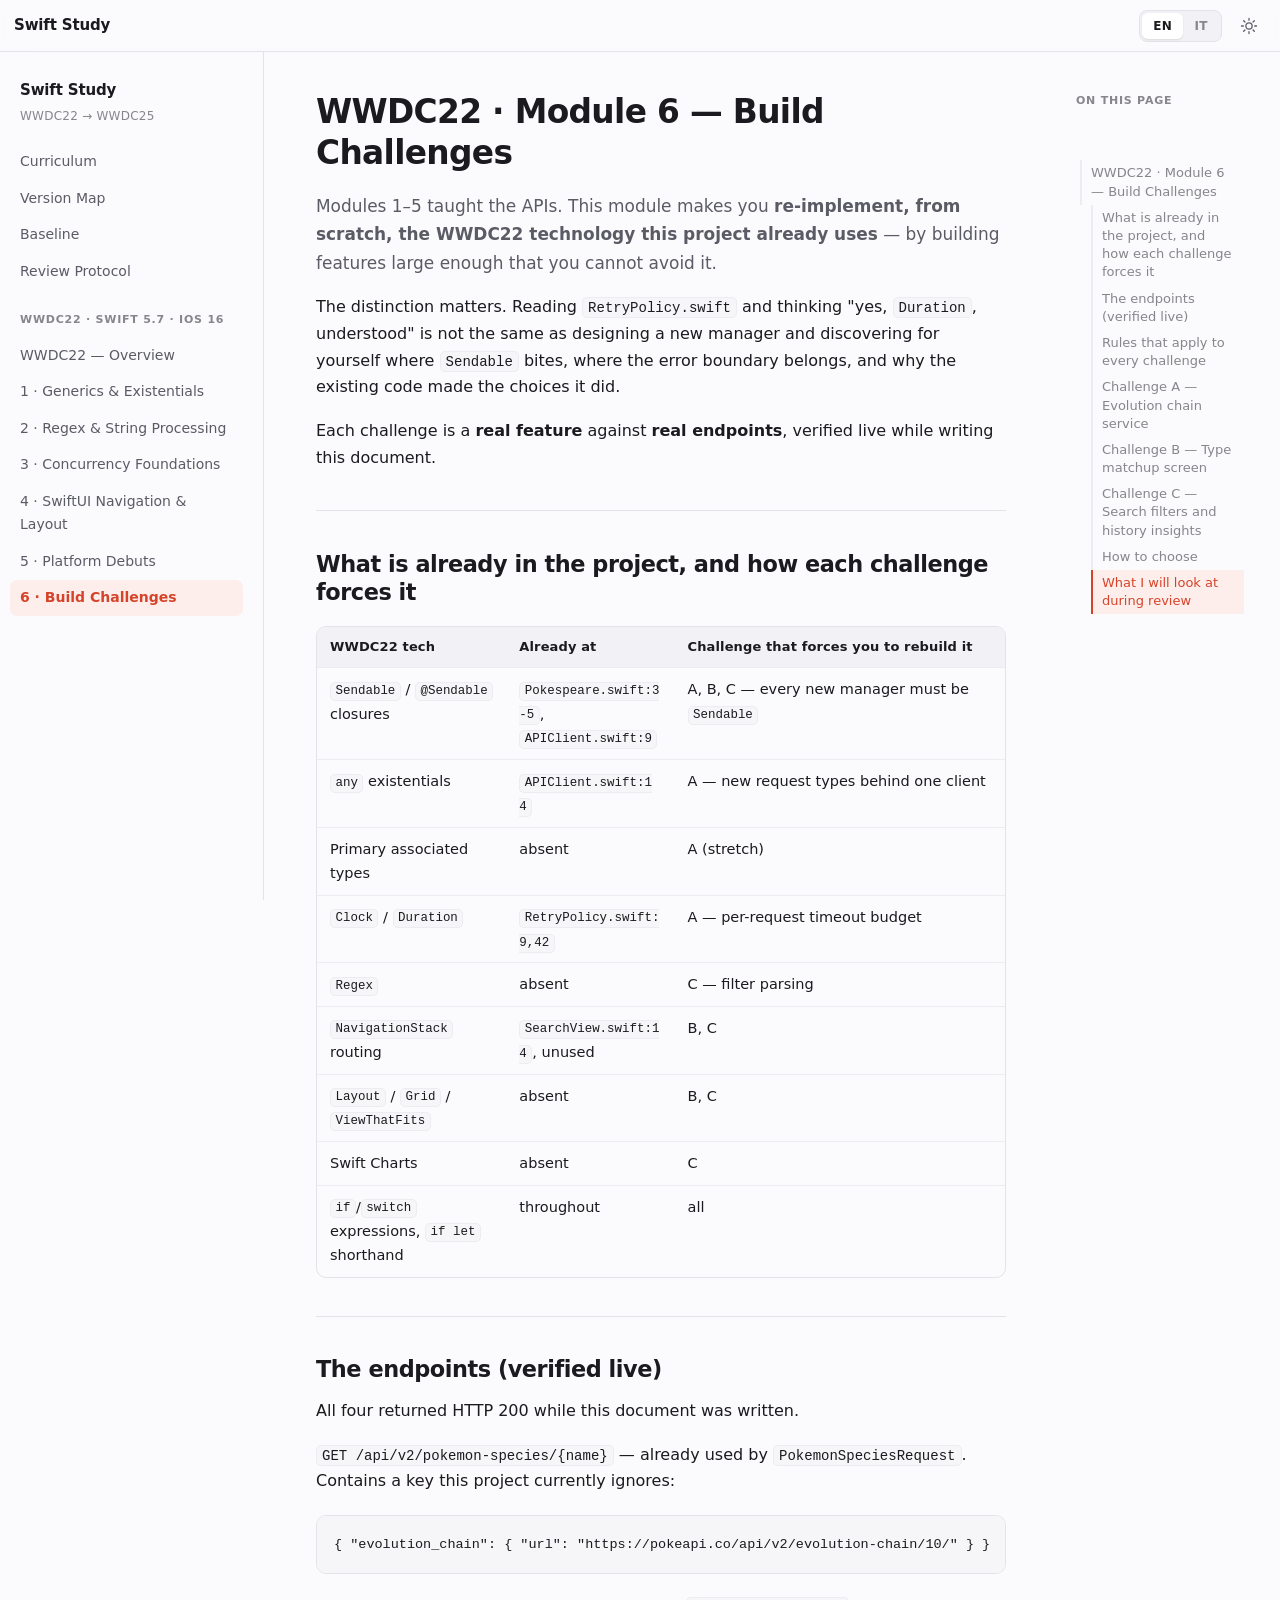
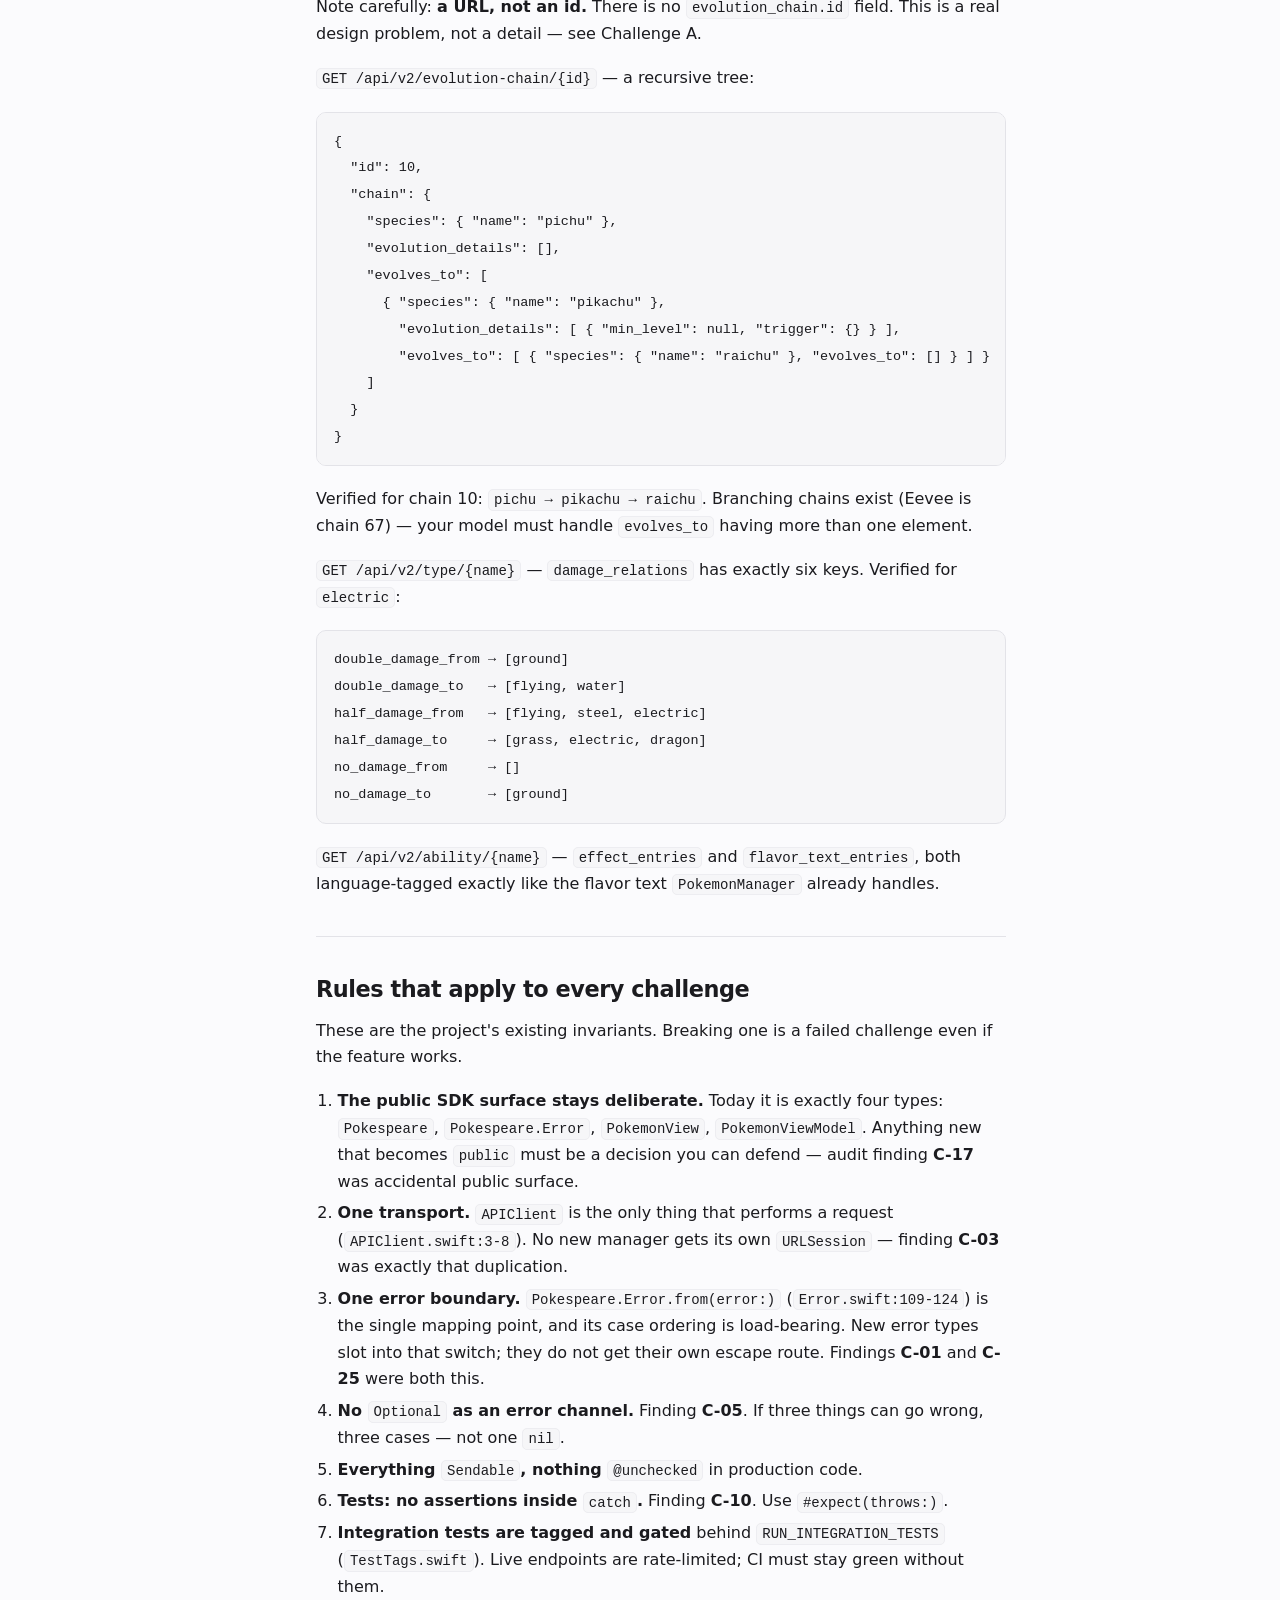
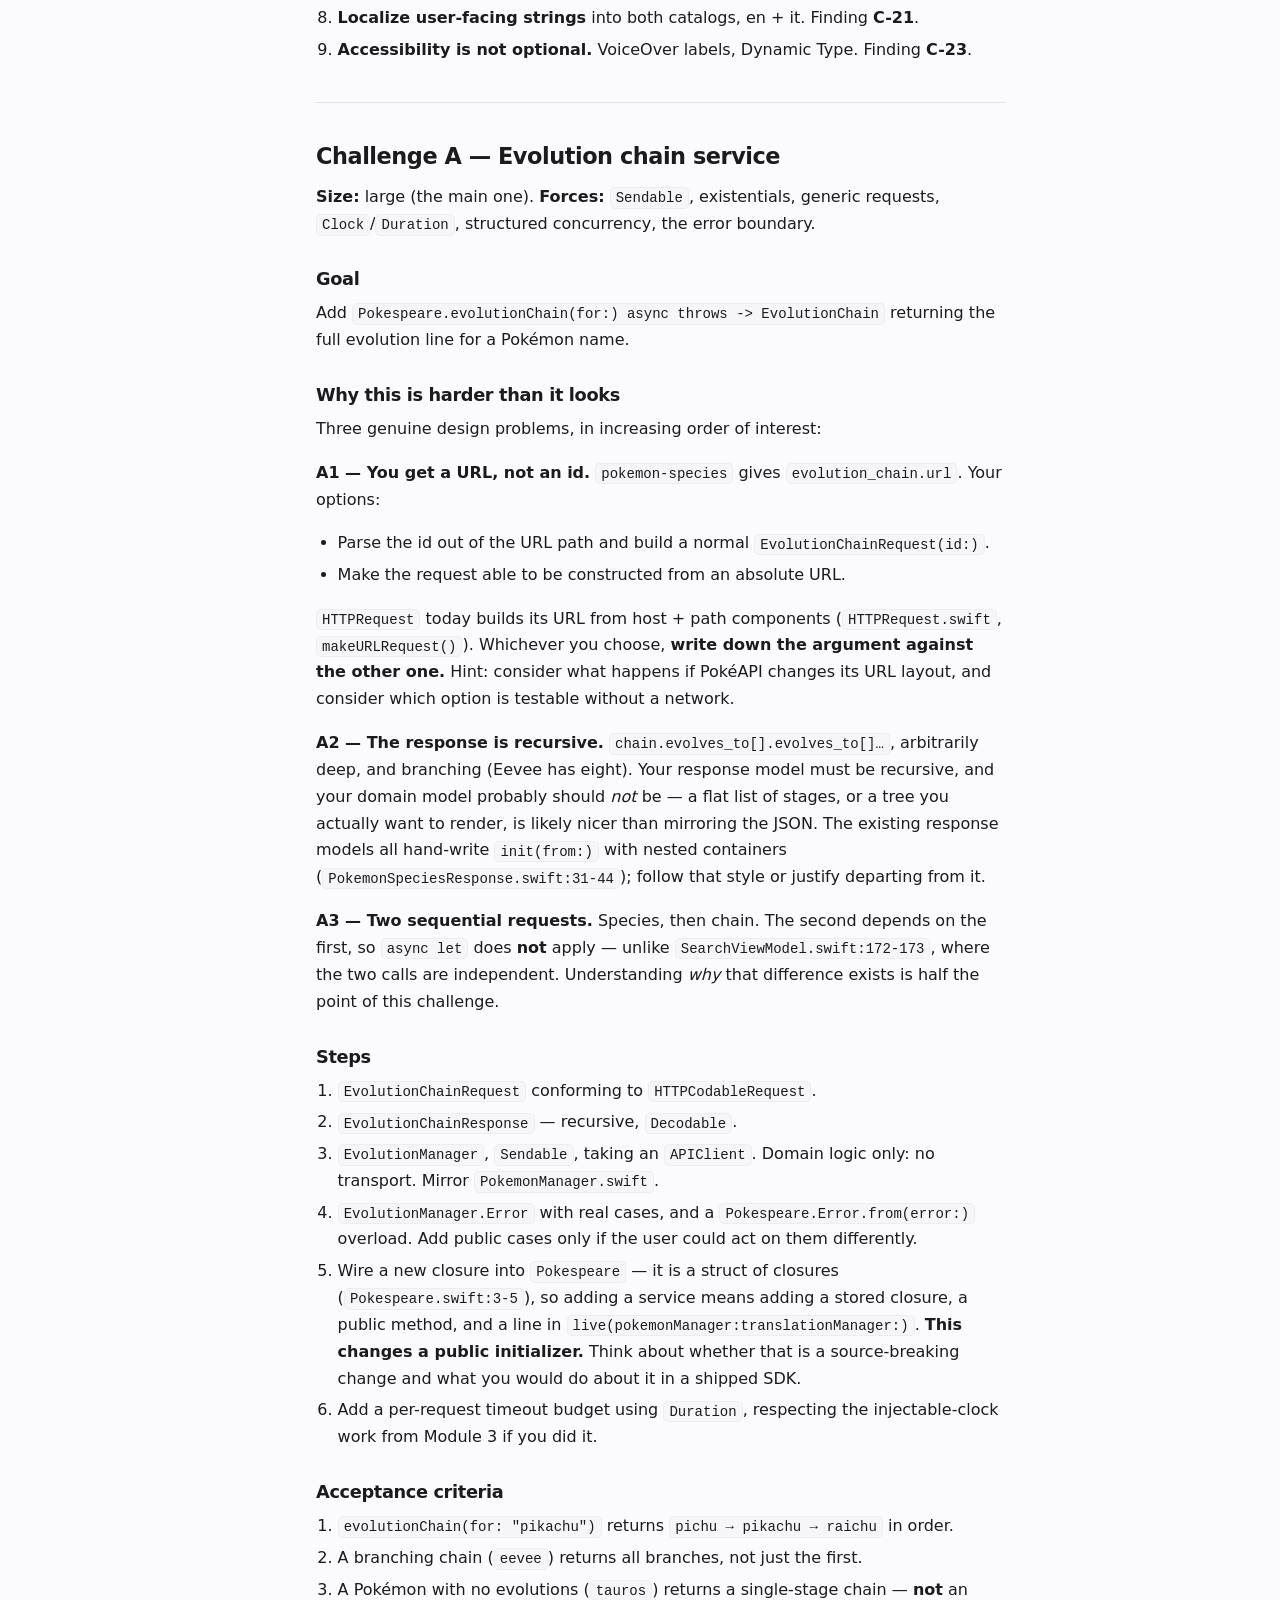
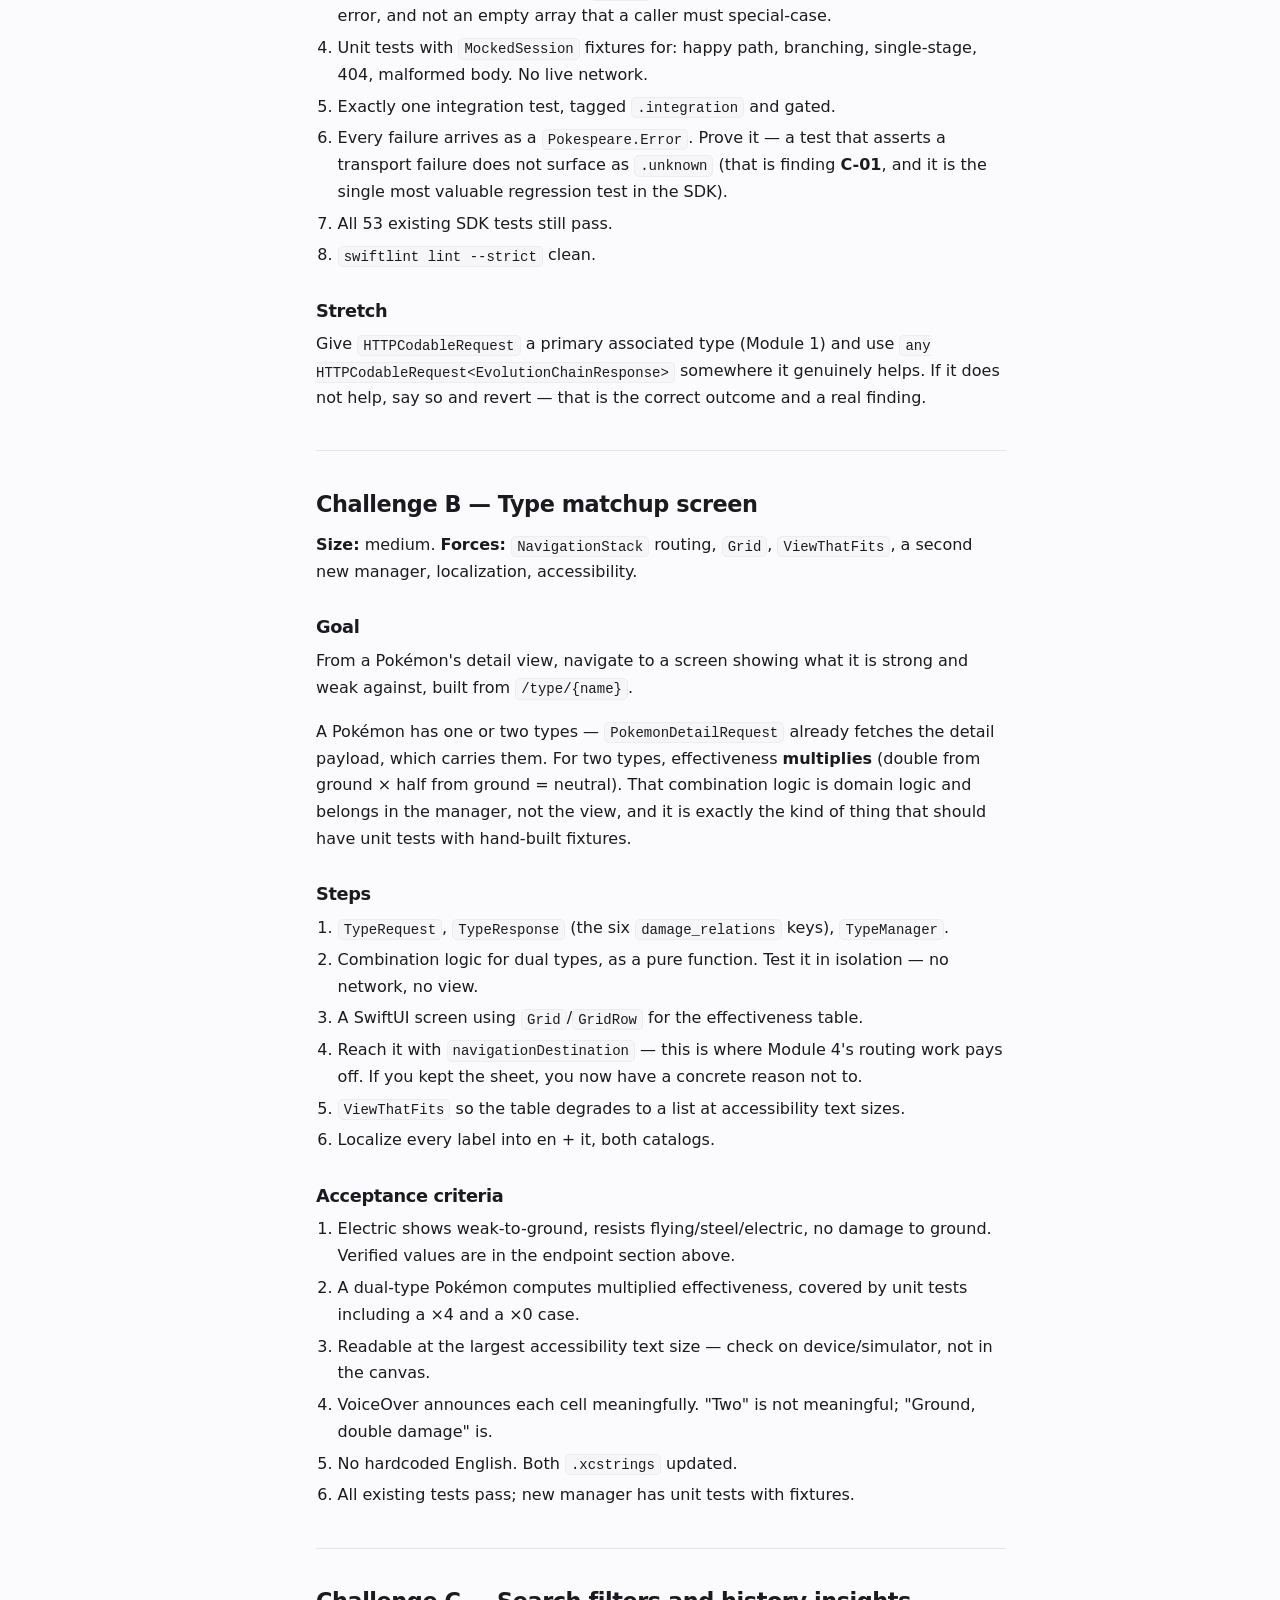
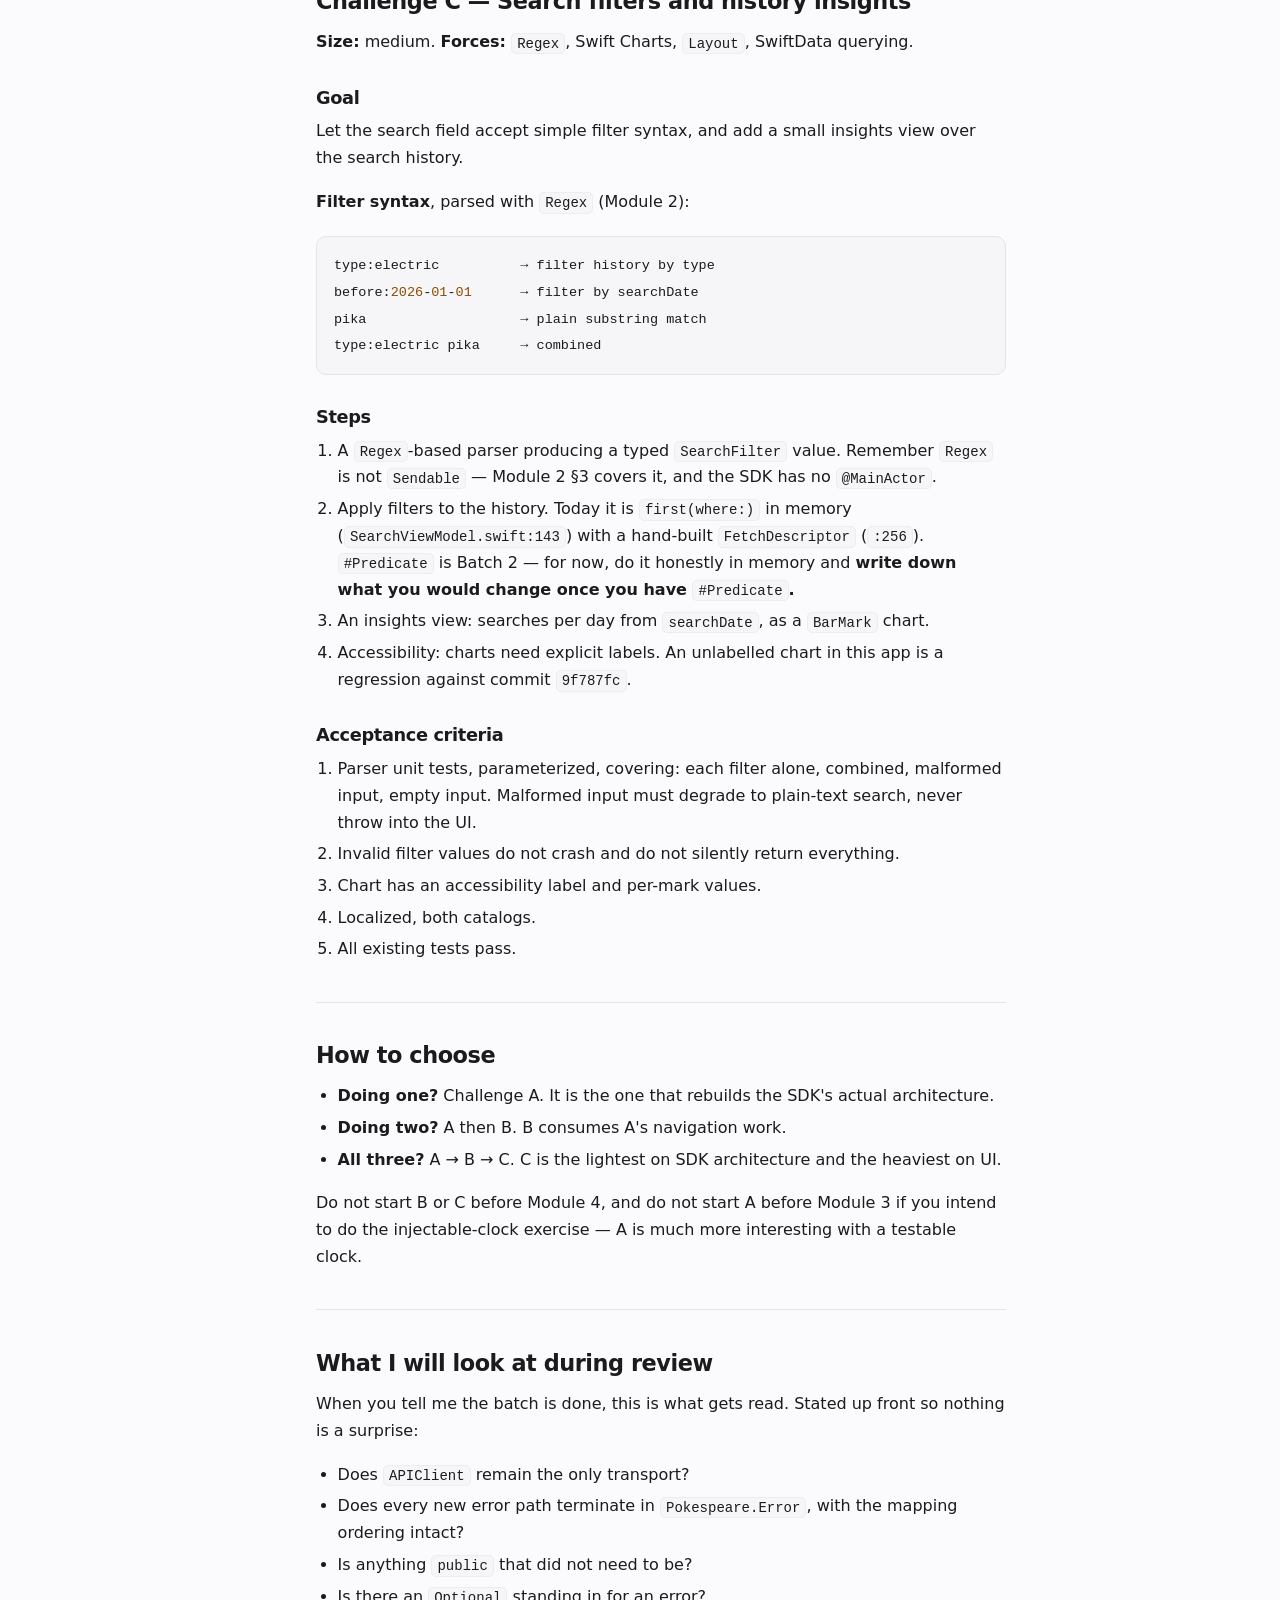
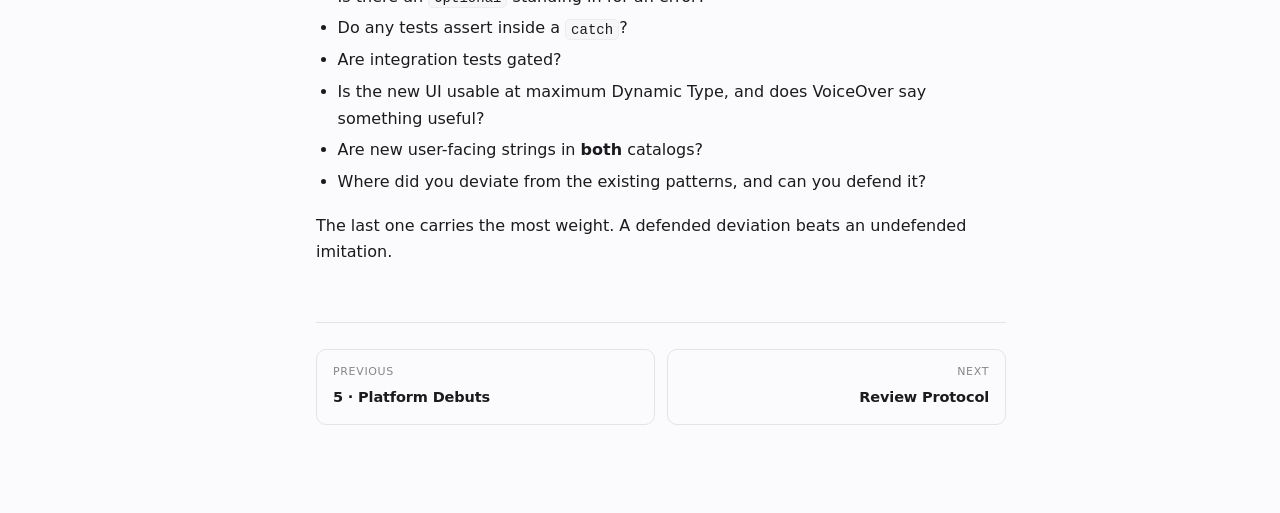
<file: docs/study/wwdc22/06-build-challenges.html>
<!doctype html>
<html lang="en" data-lang="en" data-theme="auto">
<head>
<meta charset="utf-8">
<meta name="viewport" content="width=device-width, initial-scale=1">
<title>6 · Build Challenges · Swift Study</title>
<meta name="description" content="Swift &amp; Apple platform study curriculum, WWDC22 to WWDC25, applied to the Pokespeare project.">
<link rel="stylesheet" href="../assets/style.css">
<script>/* set theme+lang before paint to avoid flash */
(function(){try{var t=localStorage.getItem('study-theme');if(t)document.documentElement.dataset.theme=t;
var p=new URLSearchParams(location.search).get('lang');var l=p||localStorage.getItem('study-lang');
if(l==='it'||l==='en'){document.documentElement.dataset.lang=l;document.documentElement.lang=l;}}catch(e){}})();</script>
</head>
<body>
<a class="skip" href="#content">Skip to content</a>
<header class="topbar">
<button class="icon-btn" id="menu-btn" aria-label="Menu" aria-expanded="false">
<svg viewBox="0 0 24 24" aria-hidden="true"><path d="M3 6h18M3 12h18M3 18h18"/></svg></button>
<span class="brand"><span class="lang" data-l="en">Swift Study</span><span class="lang" data-l="it">Studio Swift</span></span>
<div class="spacer"></div>
<div class="lang-switch" role="group" aria-label="Language">
<button data-set-lang="en" aria-pressed="true">EN</button><button data-set-lang="it" aria-pressed="false">IT</button>
</div>
<button class="icon-btn" id="theme-btn" aria-label="Toggle theme">
<svg class="i-sun" viewBox="0 0 24 24" aria-hidden="true"><circle cx="12" cy="12" r="4.2"/><path d="M12 2v2.4M12 19.6V22M2 12h2.4M19.6 12H22M4.9 4.9l1.7 1.7M17.4 17.4l1.7 1.7M19.1 4.9l-1.7 1.7M6.6 17.4l-1.7 1.7"/></svg>
<svg class="i-moon" viewBox="0 0 24 24" aria-hidden="true"><path d="M20 14.5A8.5 8.5 0 1 1 9.5 4a7 7 0 0 0 10.5 10.5Z"/></svg></button>
</header>
<div class="shell" id="content">
<div class="lang" data-l="en">
<nav class="sidebar-nav" aria-label="Contents">
<p class="nav-title">Swift Study<small>WWDC22 → WWDC25</small></p>
<ul>
<li><a href="../index.html">Curriculum</a></li>
<li><a href="../00-version-map.html">Version Map</a></li>
<li><a href="../00-baseline.html">Baseline</a></li>
<li><a href="../review-protocol.html">Review Protocol</a></li>
</ul>
<p class="nav-group">WWDC22 · Swift 5.7 · iOS 16</p>
<ul>
<li><a href="../wwdc22/index.html">WWDC22 — Overview</a></li>
<li><a href="../wwdc22/01-generics-and-existentials.html">1 · Generics & Existentials</a></li>
<li><a href="../wwdc22/02-regex-and-string-processing.html">2 · Regex & String Processing</a></li>
<li><a href="../wwdc22/03-concurrency-foundations.html">3 · Concurrency Foundations</a></li>
<li><a href="../wwdc22/04-swiftui-navigation-and-layout.html">4 · SwiftUI Navigation & Layout</a></li>
<li><a href="../wwdc22/05-platform-debuts.html">5 · Platform Debuts</a></li>
<li class="active"><a href="../wwdc22/06-build-challenges.html">6 · Build Challenges</a></li>
</ul>
</nav>
<article class="doc">
<h1 id="wwdc22-module-6-build-challenges">WWDC22 · Module 6 — Build Challenges</h1>
<p>Modules 1–5 taught the APIs. This module makes you <strong>re-implement, from scratch, the WWDC22 technology this project already uses</strong> — by building features large enough that you cannot avoid it.</p>
<p>The distinction matters. Reading <code>RetryPolicy.swift</code> and thinking "yes, <code>Duration</code>, understood" is not the same as designing a new manager and discovering for yourself where <code>Sendable</code> bites, where the error boundary belongs, and why the existing code made the choices it did.</p>
<p>Each challenge is a <strong>real feature</strong> against <strong>real endpoints</strong>, verified live while writing this document.</p>
<hr>
<h2 id="what-is-already-in-the-project-and-how-each-challenge-forces-it">What is already in the project, and how each challenge forces it</h2>
<table>
<thead>
<tr>
<th>WWDC22 tech</th>
<th>Already at</th>
<th>Challenge that forces you to rebuild it</th>
</tr>
</thead>
<tbody>
<tr>
<td><code>Sendable</code> / <code>@Sendable</code> closures</td>
<td><code>Pokespeare.swift:3-5</code>, <code>APIClient.swift:9</code></td>
<td>A, B, C — every new manager must be <code>Sendable</code></td>
</tr>
<tr>
<td><code>any</code> existentials</td>
<td><code>APIClient.swift:14</code></td>
<td>A — new request types behind one client</td>
</tr>
<tr>
<td>Primary associated types</td>
<td>absent</td>
<td>A (stretch)</td>
</tr>
<tr>
<td><code>Clock</code> / <code>Duration</code></td>
<td><code>RetryPolicy.swift:9,42</code></td>
<td>A — per-request timeout budget</td>
</tr>
<tr>
<td><code>Regex</code></td>
<td>absent</td>
<td>C — filter parsing</td>
</tr>
<tr>
<td><code>NavigationStack</code> routing</td>
<td><code>SearchView.swift:14</code>, unused</td>
<td>B, C</td>
</tr>
<tr>
<td><code>Layout</code> / <code>Grid</code> / <code>ViewThatFits</code></td>
<td>absent</td>
<td>B, C</td>
</tr>
<tr>
<td>Swift Charts</td>
<td>absent</td>
<td>C</td>
</tr>
<tr>
<td><code>if</code>/<code>switch</code> expressions, <code>if let</code> shorthand</td>
<td>throughout</td>
<td>all</td>
</tr>
</tbody>
</table>
<hr>
<h2 id="the-endpoints-verified-live">The endpoints (verified live)</h2>
<p>All four returned HTTP 200 while this document was written.</p>
<p><strong><code>GET /api/v2/pokemon-species/{name}</code></strong> — already used by <code>PokemonSpeciesRequest</code>. Contains a key this project currently ignores:</p>
<pre><code class="language-json">{ &quot;evolution_chain&quot;: { &quot;url&quot;: &quot;https://pokeapi.co/api/v2/evolution-chain/10/&quot; } }
</code></pre>
<p>Note carefully: <strong>a URL, not an id.</strong> There is no <code>evolution_chain.id</code> field. This is a real design problem, not a detail — see Challenge A.</p>
<p><strong><code>GET /api/v2/evolution-chain/{id}</code></strong> — a recursive tree:</p>
<pre><code class="language-json">{
  &quot;id&quot;: 10,
  &quot;chain&quot;: {
    &quot;species&quot;: { &quot;name&quot;: &quot;pichu&quot; },
    &quot;evolution_details&quot;: [],
    &quot;evolves_to&quot;: [
      { &quot;species&quot;: { &quot;name&quot;: &quot;pikachu&quot; },
        &quot;evolution_details&quot;: [ { &quot;min_level&quot;: null, &quot;trigger&quot;: {} } ],
        &quot;evolves_to&quot;: [ { &quot;species&quot;: { &quot;name&quot;: &quot;raichu&quot; }, &quot;evolves_to&quot;: [] } ] }
    ]
  }
}
</code></pre>
<p>Verified for chain 10: <code>pichu → pikachu → raichu</code>. Branching chains exist (Eevee is chain 67) — your model must handle <code>evolves_to</code> having more than one element.</p>
<p><strong><code>GET /api/v2/type/{name}</code></strong> — <code>damage_relations</code> has exactly six keys. Verified for <code>electric</code>:</p>
<pre><code>double_damage_from → [ground]
double_damage_to   → [flying, water]
half_damage_from   → [flying, steel, electric]
half_damage_to     → [grass, electric, dragon]
no_damage_from     → []
no_damage_to       → [ground]
</code></pre>
<p><strong><code>GET /api/v2/ability/{name}</code></strong> — <code>effect_entries</code> and <code>flavor_text_entries</code>, both language-tagged exactly like the flavor text <code>PokemonManager</code> already handles.</p>
<hr>
<h2 id="rules-that-apply-to-every-challenge">Rules that apply to every challenge</h2>
<p>These are the project's existing invariants. Breaking one is a failed challenge even if the feature works.</p>
<ol>
<li><strong>The public SDK surface stays deliberate.</strong> Today it is exactly four types: <code>Pokespeare</code>, <code>Pokespeare.Error</code>, <code>PokemonView</code>, <code>PokemonViewModel</code>. Anything new that becomes <code>public</code> must be a decision you can defend — audit finding <strong>C-17</strong> was accidental public surface.</li>
<li><strong>One transport.</strong> <code>APIClient</code> is the only thing that performs a request (<code>APIClient.swift:3-8</code>). No new manager gets its own <code>URLSession</code> — finding <strong>C-03</strong> was exactly that duplication.</li>
<li><strong>One error boundary.</strong> <code>Pokespeare.Error.from(error:)</code> (<code>Error.swift:109-124</code>) is the single mapping point, and its case ordering is load-bearing. New error types slot into that switch; they do not get their own escape route. Findings <strong>C-01</strong> and <strong>C-25</strong> were both this.</li>
<li><strong>No <code>Optional</code> as an error channel.</strong> Finding <strong>C-05</strong>. If three things can go wrong, three cases — not one <code>nil</code>.</li>
<li><strong>Everything <code>Sendable</code>, nothing <code>@unchecked</code></strong> in production code.</li>
<li><strong>Tests: no assertions inside <code>catch</code>.</strong> Finding <strong>C-10</strong>. Use <code>#expect(throws:)</code>.</li>
<li><strong>Integration tests are tagged and gated</strong> behind <code>RUN_INTEGRATION_TESTS</code> (<code>TestTags.swift</code>). Live endpoints are rate-limited; CI must stay green without them.</li>
<li><strong>Localize user-facing strings</strong> into both catalogs, en + it. Finding <strong>C-21</strong>.</li>
<li><strong>Accessibility is not optional.</strong> VoiceOver labels, Dynamic Type. Finding <strong>C-23</strong>.</li>
</ol>
<hr>
<h2 id="challenge-a-evolution-chain-service">Challenge A — Evolution chain service</h2>
<p><strong>Size:</strong> large (the main one). <strong>Forces:</strong> <code>Sendable</code>, existentials, generic requests, <code>Clock</code>/<code>Duration</code>, structured concurrency, the error boundary.</p>
<h3 id="goal">Goal</h3>
<p>Add <code>Pokespeare.evolutionChain(for:) async throws -&gt; EvolutionChain</code> returning the full evolution line for a Pokémon name.</p>
<h3 id="why-this-is-harder-than-it-looks">Why this is harder than it looks</h3>
<p>Three genuine design problems, in increasing order of interest:</p>
<p><strong>A1 — You get a URL, not an id.</strong> <code>pokemon-species</code> gives <code>evolution_chain.url</code>. Your options:</p>
<ul>
<li>Parse the id out of the URL path and build a normal <code>EvolutionChainRequest(id:)</code>.</li>
<li>Make the request able to be constructed from an absolute URL.</li>
</ul>
<p><code>HTTPRequest</code> today builds its URL from host + path components (<code>HTTPRequest.swift</code>, <code>makeURLRequest()</code>). Whichever you choose, <strong>write down the argument against the other one.</strong> Hint: consider what happens if PokéAPI changes its URL layout, and consider which option is testable without a network.</p>
<p><strong>A2 — The response is recursive.</strong> <code>chain.evolves_to[].evolves_to[]…</code>, arbitrarily deep, and branching (Eevee has eight). Your response model must be recursive, and your domain model probably should <em>not</em> be — a flat list of stages, or a tree you actually want to render, is likely nicer than mirroring the JSON. The existing response models all hand-write <code>init(from:)</code> with nested containers (<code>PokemonSpeciesResponse.swift:31-44</code>); follow that style or justify departing from it.</p>
<p><strong>A3 — Two sequential requests.</strong> Species, then chain. The second depends on the first, so <code>async let</code> does <strong>not</strong> apply — unlike <code>SearchViewModel.swift:172-173</code>, where the two calls are independent. Understanding <em>why</em> that difference exists is half the point of this challenge.</p>
<h3 id="steps">Steps</h3>
<ol>
<li><code>EvolutionChainRequest</code> conforming to <code>HTTPCodableRequest</code>.</li>
<li><code>EvolutionChainResponse</code> — recursive, <code>Decodable</code>.</li>
<li><code>EvolutionManager</code>, <code>Sendable</code>, taking an <code>APIClient</code>. Domain logic only: no transport. Mirror <code>PokemonManager.swift</code>.</li>
<li><code>EvolutionManager.Error</code> with real cases, and a <code>Pokespeare.Error.from(error:)</code> overload. Add public cases only if the user could act on them differently.</li>
<li>Wire a new closure into <code>Pokespeare</code> — it is a struct of closures (<code>Pokespeare.swift:3-5</code>), so adding a service means adding a stored closure, a public method, and a line in <code>live(pokemonManager:translationManager:)</code>. <strong>This changes a public initializer.</strong> Think about whether that is a source-breaking change and what you would do about it in a shipped SDK.</li>
<li>Add a per-request timeout budget using <code>Duration</code>, respecting the injectable-clock work from Module 3 if you did it.</li>
</ol>
<h3 id="acceptance-criteria">Acceptance criteria</h3>
<ol>
<li><code>evolutionChain(for: "pikachu")</code> returns <code>pichu → pikachu → raichu</code> in order.</li>
<li>A branching chain (<code>eevee</code>) returns all branches, not just the first.</li>
<li>A Pokémon with no evolutions (<code>tauros</code>) returns a single-stage chain — <strong>not</strong> an error, and not an empty array that a caller must special-case.</li>
<li>Unit tests with <code>MockedSession</code> fixtures for: happy path, branching, single-stage, 404, malformed body. No live network.</li>
<li>Exactly one integration test, tagged <code>.integration</code> and gated.</li>
<li>Every failure arrives as a <code>Pokespeare.Error</code>. Prove it — a test that asserts a transport failure does not surface as <code>.unknown</code> (that is finding <strong>C-01</strong>, and it is the single most valuable regression test in the SDK).</li>
<li>All 53 existing SDK tests still pass.</li>
<li><code>swiftlint lint --strict</code> clean.</li>
</ol>
<h3 id="stretch">Stretch</h3>
<p>Give <code>HTTPCodableRequest</code> a primary associated type (Module 1) and use <code>any HTTPCodableRequest&lt;EvolutionChainResponse&gt;</code> somewhere it genuinely helps. If it does not help, say so and revert — that is the correct outcome and a real finding.</p>
<hr>
<h2 id="challenge-b-type-matchup-screen">Challenge B — Type matchup screen</h2>
<p><strong>Size:</strong> medium. <strong>Forces:</strong> <code>NavigationStack</code> routing, <code>Grid</code>, <code>ViewThatFits</code>, a second new manager, localization, accessibility.</p>
<h3 id="goal_1">Goal</h3>
<p>From a Pokémon's detail view, navigate to a screen showing what it is strong and weak against, built from <code>/type/{name}</code>.</p>
<p>A Pokémon has one or two types — <code>PokemonDetailRequest</code> already fetches the detail payload, which carries them. For two types, effectiveness <strong>multiplies</strong> (double from ground × half from ground = neutral). That combination logic is domain logic and belongs in the manager, not the view, and it is exactly the kind of thing that should have unit tests with hand-built fixtures.</p>
<h3 id="steps_1">Steps</h3>
<ol>
<li><code>TypeRequest</code>, <code>TypeResponse</code> (the six <code>damage_relations</code> keys), <code>TypeManager</code>.</li>
<li>Combination logic for dual types, as a pure function. Test it in isolation — no network, no view.</li>
<li>A SwiftUI screen using <code>Grid</code>/<code>GridRow</code> for the effectiveness table.</li>
<li>Reach it with <code>navigationDestination</code> — this is where Module 4's routing work pays off. If you kept the sheet, you now have a concrete reason not to.</li>
<li><code>ViewThatFits</code> so the table degrades to a list at accessibility text sizes.</li>
<li>Localize every label into en + it, both catalogs.</li>
</ol>
<h3 id="acceptance-criteria_1">Acceptance criteria</h3>
<ol>
<li>Electric shows weak-to-ground, resists flying/steel/electric, no damage to ground. Verified values are in the endpoint section above.</li>
<li>A dual-type Pokémon computes multiplied effectiveness, covered by unit tests including a ×4 and a ×0 case.</li>
<li>Readable at the largest accessibility text size — check on device/simulator, not in the canvas.</li>
<li>VoiceOver announces each cell meaningfully. "Two" is not meaningful; "Ground, double damage" is.</li>
<li>No hardcoded English. Both <code>.xcstrings</code> updated.</li>
<li>All existing tests pass; new manager has unit tests with fixtures.</li>
</ol>
<hr>
<h2 id="challenge-c-search-filters-and-history-insights">Challenge C — Search filters and history insights</h2>
<p><strong>Size:</strong> medium. <strong>Forces:</strong> <code>Regex</code>, Swift Charts, <code>Layout</code>, SwiftData querying.</p>
<h3 id="goal_2">Goal</h3>
<p>Let the search field accept simple filter syntax, and add a small insights view over the search history.</p>
<p><strong>Filter syntax</strong>, parsed with <code>Regex</code> (Module 2):</p>
<pre><code>type:electric          → filter history by type
before:2026-01-01      → filter by searchDate
pika                   → plain substring match
type:electric pika     → combined
</code></pre>
<h3 id="steps_2">Steps</h3>
<ol>
<li>A <code>Regex</code>-based parser producing a typed <code>SearchFilter</code> value. Remember <code>Regex</code> is not <code>Sendable</code> — Module 2 §3 covers it, and the SDK has no <code>@MainActor</code>.</li>
<li>Apply filters to the history. Today it is <code>first(where:)</code> in memory (<code>SearchViewModel.swift:143</code>) with a hand-built <code>FetchDescriptor</code> (<code>:256</code>). <code>#Predicate</code> is Batch 2 — for now, do it honestly in memory and <strong>write down what you would change once you have <code>#Predicate</code>.</strong></li>
<li>An insights view: searches per day from <code>searchDate</code>, as a <code>BarMark</code> chart.</li>
<li>Accessibility: charts need explicit labels. An unlabelled chart in this app is a regression against commit <code>9f787fc</code>.</li>
</ol>
<h3 id="acceptance-criteria_2">Acceptance criteria</h3>
<ol>
<li>Parser unit tests, parameterized, covering: each filter alone, combined, malformed input, empty input. Malformed input must degrade to plain-text search, never throw into the UI.</li>
<li>Invalid filter values do not crash and do not silently return everything.</li>
<li>Chart has an accessibility label and per-mark values.</li>
<li>Localized, both catalogs.</li>
<li>All existing tests pass.</li>
</ol>
<hr>
<h2 id="how-to-choose">How to choose</h2>
<ul>
<li><strong>Doing one?</strong> Challenge A. It is the one that rebuilds the SDK's actual architecture.</li>
<li><strong>Doing two?</strong> A then B. B consumes A's navigation work.</li>
<li><strong>All three?</strong> A → B → C. C is the lightest on SDK architecture and the heaviest on UI.</li>
</ul>
<p>Do not start B or C before Module 4, and do not start A before Module 3 if you intend to do the injectable-clock exercise — A is much more interesting with a testable clock.</p>
<hr>
<h2 id="what-i-will-look-at-during-review">What I will look at during review</h2>
<p>When you tell me the batch is done, this is what gets read. Stated up front so nothing is a surprise:</p>
<ul>
<li>Does <code>APIClient</code> remain the only transport?</li>
<li>Does every new error path terminate in <code>Pokespeare.Error</code>, with the mapping ordering intact?</li>
<li>Is anything <code>public</code> that did not need to be?</li>
<li>Is there an <code>Optional</code> standing in for an error?</li>
<li>Do any tests assert inside a <code>catch</code>?</li>
<li>Are integration tests gated?</li>
<li>Is the new UI usable at maximum Dynamic Type, and does VoiceOver say something useful?</li>
<li>Are new user-facing strings in <strong>both</strong> catalogs?</li>
<li>Where did you deviate from the existing patterns, and can you defend it?</li>
</ul>
<p>The last one carries the most weight. A defended deviation beats an undefended imitation.</p>
<nav class="pager"><a class="pager-prev" href="../wwdc22/05-platform-debuts.html"><span>Previous</span><strong>5 · Platform Debuts</strong></a><a class="pager-next" href="../review-protocol.html"><span>Next</span><strong>Review Protocol</strong></a></nav>
</article>
<aside class="toc"><p>On this page</p><div class="toc">
<ul>
<li><a href="#wwdc22-module-6-build-challenges">WWDC22 · Module 6 — Build Challenges</a><ul>
<li><a href="#what-is-already-in-the-project-and-how-each-challenge-forces-it">What is already in the project, and how each challenge forces it</a></li>
<li><a href="#the-endpoints-verified-live">The endpoints (verified live)</a></li>
<li><a href="#rules-that-apply-to-every-challenge">Rules that apply to every challenge</a></li>
<li><a href="#challenge-a-evolution-chain-service">Challenge A — Evolution chain service</a><ul>
<li><a href="#goal">Goal</a></li>
<li><a href="#why-this-is-harder-than-it-looks">Why this is harder than it looks</a></li>
<li><a href="#steps">Steps</a></li>
<li><a href="#acceptance-criteria">Acceptance criteria</a></li>
<li><a href="#stretch">Stretch</a></li>
</ul>
</li>
<li><a href="#challenge-b-type-matchup-screen">Challenge B — Type matchup screen</a><ul>
<li><a href="#goal_1">Goal</a></li>
<li><a href="#steps_1">Steps</a></li>
<li><a href="#acceptance-criteria_1">Acceptance criteria</a></li>
</ul>
</li>
<li><a href="#challenge-c-search-filters-and-history-insights">Challenge C — Search filters and history insights</a><ul>
<li><a href="#goal_2">Goal</a></li>
<li><a href="#steps_2">Steps</a></li>
<li><a href="#acceptance-criteria_2">Acceptance criteria</a></li>
</ul>
</li>
<li><a href="#how-to-choose">How to choose</a></li>
<li><a href="#what-i-will-look-at-during-review">What I will look at during review</a></li>
</ul>
</li>
</ul>
</div>
</aside>
</div><div class="lang" data-l="it">
<nav class="sidebar-nav" aria-label="Indice">
<p class="nav-title">Studio Swift<small>WWDC22 → WWDC25</small></p>
<ul>
<li><a href="../index.html">Programma</a></li>
<li><a href="../00-version-map.html">Mappa delle versioni</a></li>
<li><a href="../00-baseline.html">Punto di partenza</a></li>
<li><a href="../review-protocol.html">Protocollo di revisione</a></li>
</ul>
<p class="nav-group">WWDC22 · Swift 5.7 · iOS 16</p>
<ul>
<li><a href="../wwdc22/index.html">WWDC22 — Panoramica</a></li>
<li><a href="../wwdc22/01-generics-and-existentials.html">1 · Generics ed existentials</a></li>
<li><a href="../wwdc22/02-regex-and-string-processing.html">2 · Regex ed elaborazione di stringhe</a></li>
<li><a href="../wwdc22/03-concurrency-foundations.html">3 · Fondamenta di concorrenza</a></li>
<li><a href="../wwdc22/04-swiftui-navigation-and-layout.html">4 · Navigazione e layout in SwiftUI</a></li>
<li><a href="../wwdc22/05-platform-debuts.html">5 · Debutti di piattaforma</a></li>
<li class="active"><a href="../wwdc22/06-build-challenges.html">6 · Sfide di implementazione</a></li>
</ul>
</nav>
<article class="doc">
<h1 id="wwdc22-modulo-6-sfide-di-implementazione">WWDC22 · Modulo 6 — Sfide di implementazione</h1>
<p>I moduli 1–5 hanno insegnato le API. Questo modulo ti fa <strong>re-implementare da zero la tecnologia WWDC22 che questo progetto già usa</strong> — costruendo feature abbastanza grandi da non poterlo evitare.</p>
<p>La distinzione conta. Leggere <code>RetryPolicy.swift</code> e pensare "sì, <code>Duration</code>, chiaro" non è la stessa cosa che progettare un nuovo manager e scoprire da solo dove <code>Sendable</code> morde, dove va il confine degli errori, e perché il codice esistente ha fatto le scelte che ha fatto.</p>
<p>Ogni sfida è una <strong>feature reale</strong> contro <strong>endpoint reali</strong>, verificati dal vivo mentre scrivevo questo documento.</p>
<hr>
<h2 id="cosa-ce-gia-nel-progetto-e-come-ogni-sfida-lo-forza">Cosa c'è già nel progetto, e come ogni sfida lo forza</h2>
<table>
<thead>
<tr>
<th>Tecnologia WWDC22</th>
<th>Già presente in</th>
<th>Sfida che ti costringe a ricostruirla</th>
</tr>
</thead>
<tbody>
<tr>
<td>Closure <code>Sendable</code> / <code>@Sendable</code></td>
<td><code>Pokespeare.swift:3-5</code>, <code>APIClient.swift:9</code></td>
<td>A, B, C — ogni nuovo manager deve essere <code>Sendable</code></td>
</tr>
<tr>
<td>Existential <code>any</code></td>
<td><code>APIClient.swift:14</code></td>
<td>A — nuovi tipi di request dietro un unico client</td>
</tr>
<tr>
<td>Primary associated type</td>
<td>assente</td>
<td>A (stretch)</td>
</tr>
<tr>
<td><code>Clock</code> / <code>Duration</code></td>
<td><code>RetryPolicy.swift:9,42</code></td>
<td>A — budget di timeout per richiesta</td>
</tr>
<tr>
<td><code>Regex</code></td>
<td>assente</td>
<td>C — parsing dei filtri</td>
</tr>
<tr>
<td>Routing con <code>NavigationStack</code></td>
<td><code>SearchView.swift:14</code>, inutilizzato</td>
<td>B, C</td>
</tr>
<tr>
<td><code>Layout</code> / <code>Grid</code> / <code>ViewThatFits</code></td>
<td>assente</td>
<td>B, C</td>
</tr>
<tr>
<td>Swift Charts</td>
<td>assente</td>
<td>C</td>
</tr>
<tr>
<td>Espressioni <code>if</code>/<code>switch</code>, forma breve <code>if let</code></td>
<td>ovunque</td>
<td>tutte</td>
</tr>
</tbody>
</table>
<hr>
<h2 id="gli-endpoint-verificati-dal-vivo">Gli endpoint (verificati dal vivo)</h2>
<p>Tutti e quattro hanno restituito HTTP 200 mentre scrivevo questo documento.</p>
<p><strong><code>GET /api/v2/pokemon-species/{name}</code></strong> — già usato da <code>PokemonSpeciesRequest</code>. Contiene una chiave che questo progetto attualmente ignora:</p>
<pre><code class="language-json">{ &quot;evolution_chain&quot;: { &quot;url&quot;: &quot;https://pokeapi.co/api/v2/evolution-chain/10/&quot; } }
</code></pre>
<p>Nota bene: <strong>un URL, non un id.</strong> Non esiste un campo <code>evolution_chain.id</code>. È un problema di design vero, non un dettaglio — vedi la Sfida A.</p>
<p><strong><code>GET /api/v2/evolution-chain/{id}</code></strong> — un albero ricorsivo:</p>
<pre><code class="language-json">{
  &quot;id&quot;: 10,
  &quot;chain&quot;: {
    &quot;species&quot;: { &quot;name&quot;: &quot;pichu&quot; },
    &quot;evolution_details&quot;: [],
    &quot;evolves_to&quot;: [
      { &quot;species&quot;: { &quot;name&quot;: &quot;pikachu&quot; },
        &quot;evolution_details&quot;: [ { &quot;min_level&quot;: null, &quot;trigger&quot;: {} } ],
        &quot;evolves_to&quot;: [ { &quot;species&quot;: { &quot;name&quot;: &quot;raichu&quot; }, &quot;evolves_to&quot;: [] } ] }
    ]
  }
}
</code></pre>
<p>Verificato per la catena 10: <code>pichu → pikachu → raichu</code>. Esistono catene ramificate (Eevee è la catena 67) — il tuo modello deve gestire <code>evolves_to</code> con più di un elemento.</p>
<p><strong><code>GET /api/v2/type/{name}</code></strong> — <code>damage_relations</code> ha esattamente sei chiavi. Verificato per <code>electric</code>:</p>
<pre><code>double_damage_from → [ground]
double_damage_to   → [flying, water]
half_damage_from   → [flying, steel, electric]
half_damage_to     → [grass, electric, dragon]
no_damage_from     → []
no_damage_to       → [ground]
</code></pre>
<p><strong><code>GET /api/v2/ability/{name}</code></strong> — <code>effect_entries</code> e <code>flavor_text_entries</code>, entrambi taggati per lingua esattamente come il flavor text che <code>PokemonManager</code> già gestisce.</p>
<hr>
<h2 id="regole-valide-per-ogni-sfida">Regole valide per ogni sfida</h2>
<p>Sono le invarianti già in vigore nel progetto. Romperne una è una sfida fallita anche se la feature funziona.</p>
<ol>
<li><strong>La superficie pubblica dell'SDK resta deliberata.</strong> Oggi sono esattamente quattro tipi: <code>Pokespeare</code>, <code>Pokespeare.Error</code>, <code>PokemonView</code>, <code>PokemonViewModel</code>. Qualsiasi cosa nuova che diventi <code>public</code> dev'essere una decisione che sai difendere — il finding <strong>C-17</strong> era superficie pubblica accidentale.</li>
<li><strong>Un solo transport.</strong> <code>APIClient</code> è l'unica cosa che esegue una richiesta (<code>APIClient.swift:3-8</code>). Nessun nuovo manager si prende la propria <code>URLSession</code> — il finding <strong>C-03</strong> era esattamente quella duplicazione.</li>
<li><strong>Un solo confine degli errori.</strong> <code>Pokespeare.Error.from(error:)</code> (<code>Error.swift:109-124</code>) è l'unico punto di mappatura, e l'ordinamento dei suoi case è portante. I nuovi tipi d'errore si inseriscono in quello switch; non si prendono una via di fuga propria. I finding <strong>C-01</strong> e <strong>C-25</strong> erano entrambi questo.</li>
<li><strong>Niente <code>Optional</code> come canale d'errore.</strong> Finding <strong>C-05</strong>. Se tre cose possono andare male, tre case — non un <code>nil</code>.</li>
<li><strong>Tutto <code>Sendable</code>, niente <code>@unchecked</code></strong> nel codice di produzione.</li>
<li><strong>Test: nessuna assertion dentro <code>catch</code>.</strong> Finding <strong>C-10</strong>. Usa <code>#expect(throws:)</code>.</li>
<li><strong>I test di integrazione sono taggati e protetti</strong> da <code>RUN_INTEGRATION_TESTS</code> (<code>TestTags.swift</code>). Gli endpoint reali hanno rate limit; la CI deve restare verde senza di essi.</li>
<li><strong>Localizza le stringhe utente</strong> in entrambi i catalog, en + it. Finding <strong>C-21</strong>.</li>
<li><strong>L'accessibilità non è facoltativa.</strong> Label VoiceOver, Dynamic Type. Finding <strong>C-23</strong>.</li>
</ol>
<hr>
<h2 id="sfida-a-servizio-catena-evolutiva">Sfida A — Servizio catena evolutiva</h2>
<p><strong>Dimensione:</strong> grande (la principale). <strong>Forza:</strong> <code>Sendable</code>, existential, request generiche, <code>Clock</code>/<code>Duration</code>, concorrenza strutturata, il confine degli errori.</p>
<h3 id="obiettivo">Obiettivo</h3>
<p>Aggiungere <code>Pokespeare.evolutionChain(for:) async throws -&gt; EvolutionChain</code> che restituisce la linea evolutiva completa per un nome di Pokémon.</p>
<h3 id="perche-e-piu-difficile-di-quanto-sembri">Perché è più difficile di quanto sembri</h3>
<p>Tre problemi di design veri, in ordine crescente di interesse:</p>
<p><strong>A1 — Ottieni un URL, non un id.</strong> <code>pokemon-species</code> dà <code>evolution_chain.url</code>. Le tue opzioni:</p>
<ul>
<li>Estrarre l'id dal path dell'URL e costruire una normale <code>EvolutionChainRequest(id:)</code>.</li>
<li>Rendere la request costruibile da un URL assoluto.</li>
</ul>
<p><code>HTTPRequest</code> oggi costruisce il suo URL da host + componenti di path (<code>HTTPRequest.swift</code>, <code>makeURLRequest()</code>). Qualunque cosa tu scelga, <strong>scrivi l'argomentazione contro l'altra.</strong> Indizio: considera cosa succede se PokéAPI cambia la struttura dei suoi URL, e considera quale opzione è testabile senza rete.</p>
<p><strong>A2 — La risposta è ricorsiva.</strong> <code>chain.evolves_to[].evolves_to[]…</code>, profonda arbitrariamente, e ramificata (Eevee ne ha otto). Il tuo modello di risposta dev'essere ricorsivo, e il tuo modello di dominio probabilmente <strong>non</strong> dovrebbe esserlo — una lista piatta di stadi, o un albero che vuoi davvero renderizzare, è verosimilmente più comodo che rispecchiare il JSON. I modelli di risposta esistenti scrivono tutti <code>init(from:)</code> a mano con container annidati (<code>PokemonSpeciesResponse.swift:31-44</code>); segui quello stile o giustifica lo scostamento.</p>
<p><strong>A3 — Due richieste sequenziali.</strong> Prima species, poi chain. La seconda dipende dalla prima, quindi <code>async let</code> <strong>non</strong> si applica — a differenza di <code>SearchViewModel.swift:172-173</code>, dove le due chiamate sono indipendenti. Capire <em>perché</em> esiste quella differenza è metà del senso di questa sfida.</p>
<h3 id="passi">Passi</h3>
<ol>
<li><code>EvolutionChainRequest</code> conforme a <code>HTTPCodableRequest</code>.</li>
<li><code>EvolutionChainResponse</code> — ricorsiva, <code>Decodable</code>.</li>
<li><code>EvolutionManager</code>, <code>Sendable</code>, che prende un <code>APIClient</code>. Solo logica di dominio: nessun transport. Rispecchia <code>PokemonManager.swift</code>.</li>
<li><code>EvolutionManager.Error</code> con case veri, e un overload di <code>Pokespeare.Error.from(error:)</code>. Aggiungi case pubblici solo se l'utente potrebbe agire diversamente.</li>
<li>Collega una nuova closure a <code>Pokespeare</code> — è una struct di closure (<code>Pokespeare.swift:3-5</code>), quindi aggiungere un servizio significa aggiungere una closure memorizzata, un metodo pubblico e una riga in <code>live(pokemonManager:translationManager:)</code>. <strong>Questo cambia un initializer pubblico.</strong> Ragiona se sia una modifica source-breaking e cosa faresti al riguardo in un SDK spedito.</li>
<li>Aggiungi un budget di timeout per richiesta usando <code>Duration</code>, rispettando il lavoro sul clock iniettabile del Modulo 3 se l'hai fatto.</li>
</ol>
<h3 id="criteri-di-accettazione">Criteri di accettazione</h3>
<ol>
<li><code>evolutionChain(for: "pikachu")</code> restituisce <code>pichu → pikachu → raichu</code> in ordine.</li>
<li>Una catena ramificata (<code>eevee</code>) restituisce tutti i rami, non solo il primo.</li>
<li>Un Pokémon senza evoluzioni (<code>tauros</code>) restituisce una catena a stadio singolo — <strong>non</strong> un errore, e non un array vuoto che il chiamante debba trattare come caso speciale.</li>
<li>Test unitari con fixture <code>MockedSession</code> per: percorso felice, ramificazione, stadio singolo, 404, corpo malformato. Nessuna rete reale.</li>
<li>Esattamente un test di integrazione, taggato <code>.integration</code> e protetto.</li>
<li>Ogni fallimento arriva come <code>Pokespeare.Error</code>. Dimostralo — un test che asserisce che un fallimento di transport non emerge come <code>.unknown</code> (è il finding <strong>C-01</strong>, ed è il singolo test di regressione più prezioso dell'SDK).</li>
<li>Tutti i 53 test SDK esistenti passano ancora.</li>
<li><code>swiftlint lint --strict</code> pulito.</li>
</ol>
<h3 id="stretch">Stretch</h3>
<p>Dai a <code>HTTPCodableRequest</code> un primary associated type (Modulo 1) e usa <code>any HTTPCodableRequest&lt;EvolutionChainResponse&gt;</code> dove aiuta davvero. Se non aiuta, dillo e fai marcia indietro — è l'esito corretto e un risultato reale.</p>
<hr>
<h2 id="sfida-b-schermata-efficacia-dei-tipi">Sfida B — Schermata efficacia dei tipi</h2>
<p><strong>Dimensione:</strong> media. <strong>Forza:</strong> routing con <code>NavigationStack</code>, <code>Grid</code>, <code>ViewThatFits</code>, un secondo nuovo manager, localizzazione, accessibilità.</p>
<h3 id="obiettivo_1">Obiettivo</h3>
<p>Dalla view di dettaglio di un Pokémon, navigare a una schermata che mostra contro cosa è forte e debole, costruita da <code>/type/{name}</code>.</p>
<p>Un Pokémon ha uno o due tipi — <code>PokemonDetailRequest</code> già scarica il payload di dettaglio, che li contiene. Per due tipi l'efficacia si <strong>moltiplica</strong> (doppio da terra × metà da terra = neutro). Quella logica di combinazione è logica di dominio e appartiene al manager, non alla view, ed è esattamente il genere di cosa che dovrebbe avere test unitari con fixture costruite a mano.</p>
<h3 id="passi_1">Passi</h3>
<ol>
<li><code>TypeRequest</code>, <code>TypeResponse</code> (le sei chiavi di <code>damage_relations</code>), <code>TypeManager</code>.</li>
<li>Logica di combinazione per i doppi tipi, come funzione pura. Testala in isolamento — nessuna rete, nessuna view.</li>
<li>Una schermata SwiftUI che usa <code>Grid</code>/<code>GridRow</code> per la tabella di efficacia.</li>
<li>Raggiungila con <code>navigationDestination</code> — è qui che il lavoro di routing del Modulo 4 rende. Se hai tenuto lo sheet, ora hai un motivo concreto per non farlo.</li>
<li><code>ViewThatFits</code> così la tabella degrada a lista alle dimensioni di testo accessibili.</li>
<li>Localizza ogni etichetta in en + it, entrambi i catalog.</li>
</ol>
<h3 id="criteri-di-accettazione_1">Criteri di accettazione</h3>
<ol>
<li>Electric mostra debolezza a terra, resiste a volante/acciaio/elettro, nessun danno a terra. I valori verificati sono nella sezione endpoint qui sopra.</li>
<li>Un Pokémon a doppio tipo calcola l'efficacia moltiplicata, coperto da test unitari inclusi un caso ×4 e uno ×0.</li>
<li>Leggibile alla massima dimensione di testo accessibile — controlla su dispositivo/simulatore, non nel canvas.</li>
<li>VoiceOver annuncia ogni cella in modo sensato. "Due" non è sensato; "Terra, danno doppio" sì.</li>
<li>Nessun inglese hardcoded. Entrambi gli <code>.xcstrings</code> aggiornati.</li>
<li>Tutti i test esistenti passano; il nuovo manager ha test unitari con fixture.</li>
</ol>
<hr>
<h2 id="sfida-c-filtri-di-ricerca-e-statistiche-sulla-cronologia">Sfida C — Filtri di ricerca e statistiche sulla cronologia</h2>
<p><strong>Dimensione:</strong> media. <strong>Forza:</strong> <code>Regex</code>, Swift Charts, <code>Layout</code>, query SwiftData.</p>
<h3 id="obiettivo_2">Obiettivo</h3>
<p>Far accettare al campo di ricerca una sintassi di filtro semplice, e aggiungere una piccola view di statistiche sulla cronologia di ricerca.</p>
<p><strong>Sintassi dei filtri</strong>, parsata con <code>Regex</code> (Modulo 2):</p>
<pre><code>type:electric          → filtra la cronologia per tipo
before:2026-01-01      → filtra per searchDate
pika                   → match su sottostringa semplice
type:electric pika     → combinati
</code></pre>
<h3 id="passi_2">Passi</h3>
<ol>
<li>Un parser basato su <code>Regex</code> che produce un valore tipizzato <code>SearchFilter</code>. Ricorda che <code>Regex</code> non è <code>Sendable</code> — il Modulo 2 §3 lo copre, e l'SDK non ha <code>@MainActor</code>.</li>
<li>Applica i filtri alla cronologia. Oggi è <code>first(where:)</code> in memoria (<code>SearchViewModel.swift:143</code>) con un <code>FetchDescriptor</code> costruito a mano (<code>:256</code>). <code>#Predicate</code> è materia del Batch 2 — per ora fallo onestamente in memoria e <strong>scrivi cosa cambieresti una volta che avrai <code>#Predicate</code>.</strong></li>
<li>Una view di statistiche: ricerche per giorno da <code>searchDate</code>, come grafico <code>BarMark</code>.</li>
<li>Accessibilità: i grafici hanno bisogno di etichette esplicite. Un grafico senza etichette in quest'app è una regressione rispetto al commit <code>9f787fc</code>.</li>
</ol>
<h3 id="criteri-di-accettazione_2">Criteri di accettazione</h3>
<ol>
<li>Test unitari del parser, parametrizzati, che coprono: ogni filtro da solo, combinati, input malformato, input vuoto. L'input malformato deve degradare a ricerca testuale semplice, mai lanciare nella UI.</li>
<li>Valori di filtro non validi non causano crash e non restituiscono silenziosamente tutto.</li>
<li>Il grafico ha un'etichetta di accessibilità e valori per mark.</li>
<li>Localizzato, entrambi i catalog.</li>
<li>Tutti i test esistenti passano.</li>
</ol>
<hr>
<h2 id="come-scegliere">Come scegliere</h2>
<ul>
<li><strong>Ne fai una?</strong> La Sfida A. È quella che ricostruisce l'architettura vera dell'SDK.</li>
<li><strong>Ne fai due?</strong> A poi B. B consuma il lavoro di navigazione di A.</li>
<li><strong>Tutte e tre?</strong> A → B → C. C è la più leggera sull'architettura dell'SDK e la più pesante sulla UI.</li>
</ul>
<p>Non iniziare B o C prima del Modulo 4, e non iniziare A prima del Modulo 3 se intendi fare l'esercizio del clock iniettabile — A è molto più interessante con un clock testabile.</p>
<hr>
<h2 id="cosa-guardero-durante-la-revisione">Cosa guarderò durante la revisione</h2>
<p>Quando mi dirai che il batch è finito, è questo che verrà letto. Enunciato in anticipo così nulla è una sorpresa:</p>
<ul>
<li><code>APIClient</code> resta l'unico transport?</li>
<li>Ogni nuovo percorso d'errore termina in <code>Pokespeare.Error</code>, con l'ordinamento della mappatura intatto?</li>
<li>C'è qualcosa di <code>public</code> che non serviva lo fosse?</li>
<li>C'è un <code>Optional</code> che fa le veci di un errore?</li>
<li>Qualche test asserisce dentro un <code>catch</code>?</li>
<li>I test di integrazione sono protetti?</li>
<li>La nuova UI è usabile al massimo Dynamic Type, e VoiceOver dice qualcosa di utile?</li>
<li>Le nuove stringhe utente sono in <strong>entrambi</strong> i catalog?</li>
<li>Dove ti sei scostato dai pattern esistenti, e sai difenderlo?</li>
</ul>
<p>L'ultima ha il peso maggiore. Uno scostamento difeso batte un'imitazione non difesa.</p>
<nav class="pager"><a class="pager-prev" href="../wwdc22/05-platform-debuts.html"><span>Precedente</span><strong>5 · Debutti di piattaforma</strong></a><a class="pager-next" href="../review-protocol.html"><span>Successivo</span><strong>Protocollo di revisione</strong></a></nav>
</article>
<aside class="toc"><p>In questa pagina</p><div class="toc">
<ul>
<li><a href="#wwdc22-modulo-6-sfide-di-implementazione">WWDC22 · Modulo 6 — Sfide di implementazione</a><ul>
<li><a href="#cosa-ce-gia-nel-progetto-e-come-ogni-sfida-lo-forza">Cosa c'è già nel progetto, e come ogni sfida lo forza</a></li>
<li><a href="#gli-endpoint-verificati-dal-vivo">Gli endpoint (verificati dal vivo)</a></li>
<li><a href="#regole-valide-per-ogni-sfida">Regole valide per ogni sfida</a></li>
<li><a href="#sfida-a-servizio-catena-evolutiva">Sfida A — Servizio catena evolutiva</a><ul>
<li><a href="#obiettivo">Obiettivo</a></li>
<li><a href="#perche-e-piu-difficile-di-quanto-sembri">Perché è più difficile di quanto sembri</a></li>
<li><a href="#passi">Passi</a></li>
<li><a href="#criteri-di-accettazione">Criteri di accettazione</a></li>
<li><a href="#stretch">Stretch</a></li>
</ul>
</li>
<li><a href="#sfida-b-schermata-efficacia-dei-tipi">Sfida B — Schermata efficacia dei tipi</a><ul>
<li><a href="#obiettivo_1">Obiettivo</a></li>
<li><a href="#passi_1">Passi</a></li>
<li><a href="#criteri-di-accettazione_1">Criteri di accettazione</a></li>
</ul>
</li>
<li><a href="#sfida-c-filtri-di-ricerca-e-statistiche-sulla-cronologia">Sfida C — Filtri di ricerca e statistiche sulla cronologia</a><ul>
<li><a href="#obiettivo_2">Obiettivo</a></li>
<li><a href="#passi_2">Passi</a></li>
<li><a href="#criteri-di-accettazione_2">Criteri di accettazione</a></li>
</ul>
</li>
<li><a href="#come-scegliere">Come scegliere</a></li>
<li><a href="#cosa-guardero-durante-la-revisione">Cosa guarderò durante la revisione</a></li>
</ul>
</li>
</ul>
</div>
</aside>
</div>
</div>
<script src="../assets/app.js"></script>
</body>
</html>
</file>
<file: docs/study/assets/style.css>
/* Swift Study — static bilingual docs. No external deps, no CDN, works from file://. */

*, *::before, *::after { box-sizing: border-box; }

:root {
  --bg: #fbfbfd;
  --bg-elev: #ffffff;
  --bg-sunk: #f2f2f6;
  --fg: #1b1b1f;
  --fg-dim: #5b5b66;
  --fg-faint: #86868b;
  --line: #e3e3e8;
  --line-soft: #ededf1;
  --accent: #d5442a;
  --accent-soft: #fdeeeb;
  --code-bg: #f6f6f8;
  --sel: #ffd9d1;

  --tok-kw: #a8262c;
  --tok-type: #2c5aa0;
  --tok-str: #1d7a4d;
  --tok-num: #8d4a00;
  --tok-com: #7c7c86;
  --tok-attr: #6b3fa0;

  --sans: -apple-system, BlinkMacSystemFont, "SF Pro Text", "Inter", "Segoe UI", system-ui, sans-serif;
  --mono: ui-monospace, "SF Mono", "JetBrains Mono", Menlo, Consolas, monospace;

  --sidebar: 264px;
  --tocw: 208px;
  --topbar: 52px;
  --radius: 10px;
}

:root[data-theme="dark"] {
  --bg: #131316;
  --bg-elev: #1b1b20;
  --bg-sunk: #0e0e11;
  --fg: #ececf1;
  --fg-dim: #a4a4b0;
  --fg-faint: #74747f;
  --line: #2b2b33;
  --line-soft: #232329;
  --accent: #ff7a5c;
  --accent-soft: #2b1a16;
  --code-bg: #1a1a1f;
  --sel: #4a2318;

  --tok-kw: #ff7b8a;
  --tok-type: #7fb7ff;
  --tok-str: #82d9a5;
  --tok-num: #ffb86c;
  --tok-com: #74747f;
  --tok-attr: #c9a0ff;
}

@media (prefers-color-scheme: dark) {
  :root[data-theme="auto"] {
    --bg: #131316; --bg-elev: #1b1b20; --bg-sunk: #0e0e11;
    --fg: #ececf1; --fg-dim: #a4a4b0; --fg-faint: #74747f;
    --line: #2b2b33; --line-soft: #232329;
    --accent: #ff7a5c; --accent-soft: #2b1a16; --code-bg: #1a1a1f; --sel: #4a2318;
    --tok-kw: #ff7b8a; --tok-type: #7fb7ff; --tok-str: #82d9a5;
    --tok-num: #ffb86c; --tok-com: #74747f; --tok-attr: #c9a0ff;
  }
}

html { -webkit-text-size-adjust: 100%; scroll-behavior: smooth; }
@media (prefers-reduced-motion: reduce) { html { scroll-behavior: auto; } * { transition: none !important; animation: none !important; } }

body {
  margin: 0;
  background: var(--bg);
  color: var(--fg);
  font: 400 16px/1.68 var(--sans);
  -webkit-font-smoothing: antialiased;
}

::selection { background: var(--sel); }

.skip {
  position: absolute; left: -9999px; top: 0; z-index: 100;
  background: var(--accent); color: #fff; padding: 10px 16px; border-radius: 0 0 8px 0;
}
.skip:focus { left: 0; }

/* ---------- language switching ---------- */
.lang { display: none; }
:root[data-lang="en"] .lang[data-l="en"],
:root[data-lang="it"] .lang[data-l="it"] { display: block; }
span.lang { display: none; }
:root[data-lang="en"] span.lang[data-l="en"],
:root[data-lang="it"] span.lang[data-l="it"] { display: inline; }

.shell > .lang { display: none; }
:root[data-lang="en"] .shell > .lang[data-l="en"],
:root[data-lang="it"] .shell > .lang[data-l="it"] {
  display: grid;
  grid-template-columns: var(--sidebar) minmax(0, 1fr) var(--tocw);
  gap: 0;
  max-width: 1500px;
  margin: 0 auto;
}

/* ---------- topbar ---------- */
.topbar {
  position: sticky; top: 0; z-index: 40;
  display: flex; align-items: center; gap: 10px;
  height: var(--topbar); padding: 0 14px;
  background: color-mix(in srgb, var(--bg) 82%, transparent);
  backdrop-filter: saturate(180%) blur(14px);
  border-bottom: 1px solid var(--line);
}
.topbar .spacer { flex: 1; }
.brand { font-weight: 650; letter-spacing: -0.01em; font-size: 15px; }

.icon-btn {
  display: grid; place-items: center;
  width: 34px; height: 34px; padding: 0;
  background: none; border: 1px solid transparent; border-radius: 8px;
  color: var(--fg-dim); cursor: pointer;
}
.icon-btn:hover { background: var(--bg-sunk); color: var(--fg); }
.icon-btn svg { width: 18px; height: 18px; fill: none; stroke: currentColor; stroke-width: 1.7; stroke-linecap: round; stroke-linejoin: round; }
#menu-btn { display: none; }

.i-moon { display: none; }
:root[data-theme="dark"] .i-sun { display: none; }
:root[data-theme="dark"] .i-moon { display: block; }
@media (prefers-color-scheme: dark) {
  :root[data-theme="auto"] .i-sun { display: none; }
  :root[data-theme="auto"] .i-moon { display: block; }
}

.lang-switch { display: inline-flex; background: var(--bg-sunk); border: 1px solid var(--line); border-radius: 8px; padding: 2px; }
.lang-switch button {
  font: 600 12px/1 var(--sans); letter-spacing: 0.04em;
  padding: 7px 11px; border: 0; border-radius: 6px;
  background: none; color: var(--fg-faint); cursor: pointer;
}
.lang-switch button[aria-pressed="true"] { background: var(--bg-elev); color: var(--fg); box-shadow: 0 1px 2px rgb(0 0 0 / 0.10); }

/* ---------- sidebar ---------- */
.sidebar-nav {
  position: sticky; top: var(--topbar);
  align-self: start;
  height: calc(100vh - var(--topbar));
  overflow-y: auto;
  padding: 26px 20px 40px;
  border-right: 1px solid var(--line);
  font-size: 14px;
}
.nav-title { margin: 0 0 18px; font-weight: 680; font-size: 15px; letter-spacing: -0.01em; }
.nav-title small { display: block; font-weight: 450; color: var(--fg-faint); font-size: 12px; letter-spacing: 0.02em; margin-top: 3px; }
.nav-group { margin: 22px 0 8px; font-size: 11px; font-weight: 660; letter-spacing: 0.07em; text-transform: uppercase; color: var(--fg-faint); }
.sidebar-nav ul { list-style: none; margin: 0; padding: 0; }
.sidebar-nav li { margin: 1px 0; }
.sidebar-nav a {
  display: block; padding: 6px 10px; margin-left: -10px;
  color: var(--fg-dim); text-decoration: none; border-radius: 7px;
}
.sidebar-nav a:hover { background: var(--bg-sunk); color: var(--fg); }
.sidebar-nav li.active > a { background: var(--accent-soft); color: var(--accent); font-weight: 600; }

/* ---------- content ---------- */
.doc { padding: 40px 52px 88px; min-width: 0; max-width: 78ch; }

.doc h1, .doc h2, .doc h3, .doc h4 { letter-spacing: -0.02em; line-height: 1.25; scroll-margin-top: calc(var(--topbar) + 16px); }
.doc h1 { font-size: 2.05rem; font-weight: 700; margin: 0 0 1.1rem; }
.doc h2 { font-size: 1.4rem; font-weight: 670; margin: 2.6rem 0 0.9rem; padding-top: 1.4rem; border-top: 1px solid var(--line-soft); }
.doc h2:first-of-type { border-top: 0; padding-top: 0; }
/* a markdown `---` already draws a rule; don't stack a second one on the next heading */
.doc hr + h2 { border-top: 0; padding-top: 0; margin-top: 1.6rem; }
.doc h3 { font-size: 1.11rem; font-weight: 660; margin: 1.9rem 0 0.6rem; }
.doc h4 { font-size: 0.99rem; font-weight: 660; margin: 1.5rem 0 0.5rem; color: var(--fg-dim); }

.doc p, .doc li { color: var(--fg); }
.doc p { margin: 0 0 1.05rem; }
.doc > p:first-of-type { font-size: 1.06rem; color: var(--fg-dim); }
.doc a { color: var(--accent); text-decoration-thickness: 1px; text-underline-offset: 2px; }
.doc a:hover { text-decoration-thickness: 2px; }
.doc strong { font-weight: 650; }
.doc ul, .doc ol { margin: 0 0 1.05rem; padding-left: 1.35rem; }
.doc li { margin: 0.3rem 0; }
.doc li > ul, .doc li > ol { margin: 0.3rem 0; }
.doc hr { height: 1px; border: 0; background: var(--line); margin: 2.4rem 0; }

.doc blockquote {
  margin: 1.3rem 0; padding: 0.9rem 1.15rem;
  border-left: 3px solid var(--accent);
  background: var(--accent-soft);
  border-radius: 0 var(--radius) var(--radius) 0;
  color: var(--fg-dim);
}
.doc blockquote > :last-child { margin-bottom: 0; }

.doc code {
  font: 0.875em/1.5 var(--mono);
  background: var(--code-bg);
  border: 1px solid var(--line-soft);
  padding: 0.12em 0.36em; border-radius: 5px;
  word-break: break-word;
}
.doc pre {
  margin: 1.25rem 0; padding: 15px 17px;
  background: var(--code-bg);
  border: 1px solid var(--line);
  border-radius: var(--radius);
  overflow-x: auto;
  position: relative;
}
.doc pre code { background: none; border: 0; padding: 0; font-size: 13.5px; line-height: 1.62; word-break: normal; }

.tok-kw { color: var(--tok-kw); font-weight: 600; }
.tok-type { color: var(--tok-type); }
.tok-str { color: var(--tok-str); }
.tok-num { color: var(--tok-num); }
.tok-com { color: var(--tok-com); font-style: italic; }
.tok-attr { color: var(--tok-attr); }

.copy-btn {
  position: absolute; top: 8px; right: 8px;
  font: 600 11px/1 var(--sans); letter-spacing: 0.03em;
  padding: 6px 9px; border-radius: 6px; cursor: pointer;
  background: var(--bg-elev); border: 1px solid var(--line); color: var(--fg-faint);
  opacity: 0; transition: opacity 0.14s;
}
.doc pre:hover .copy-btn, .copy-btn:focus { opacity: 1; }
.copy-btn:hover { color: var(--fg); }

/* tables */
.doc .table-wrap { overflow-x: auto; margin: 1.3rem 0; border: 1px solid var(--line); border-radius: var(--radius); }
.doc table { border-collapse: collapse; width: 100%; font-size: 14.5px; }
.doc th, .doc td { text-align: left; padding: 9px 13px; border-bottom: 1px solid var(--line-soft); vertical-align: top; }
.doc thead th { background: var(--bg-sunk); font-weight: 640; font-size: 13px; letter-spacing: 0.01em; white-space: nowrap; }
.doc tbody tr:last-child td { border-bottom: 0; }
.doc td code, .doc th code { font-size: 0.86em; }

.doc details { margin: 1.2rem 0; padding: 0.85rem 1.1rem; background: var(--bg-sunk); border: 1px solid var(--line); border-radius: var(--radius); }
.doc summary { cursor: pointer; font-weight: 620; }
.doc details[open] summary { margin-bottom: 0.7rem; }

/* ---------- right-hand TOC ---------- */
.toc {
  position: sticky; top: var(--topbar); align-self: start;
  height: calc(100vh - var(--topbar)); overflow-y: auto;
  padding: 40px 18px 40px 4px; font-size: 13px;
}
.toc > p { margin: 0 0 10px; font-size: 11px; font-weight: 660; letter-spacing: 0.07em; text-transform: uppercase; color: var(--fg-faint); }
.toc ul { list-style: none; margin: 0; padding: 0; }
.toc ul ul { padding-left: 11px; }
.toc li { margin: 0; }
.toc a { display: block; padding: 4px 9px; color: var(--fg-faint); text-decoration: none; border-left: 2px solid var(--line-soft); line-height: 1.4; }
.toc a:hover { color: var(--fg); }
.toc a.active { color: var(--accent); border-left-color: var(--accent); background: var(--accent-soft); }
.toc > ul > li > ul > li > ul { display: none; }

/* ---------- pager ---------- */
.pager { display: flex; gap: 12px; margin-top: 3.5rem; padding-top: 1.6rem; border-top: 1px solid var(--line); }
.pager a {
  flex: 1; display: block; padding: 13px 16px;
  border: 1px solid var(--line); border-radius: var(--radius);
  text-decoration: none; color: var(--fg);
}
.pager a:hover { border-color: var(--accent); background: var(--accent-soft); }
.pager span { display: block; font-size: 11px; letter-spacing: 0.06em; text-transform: uppercase; color: var(--fg-faint); margin-bottom: 3px; }
.pager strong { font-weight: 600; font-size: 14.5px; letter-spacing: -0.01em; }
.pager-next { text-align: right; }
.pager-prev + .pager-next { margin-left: auto; }
.pager a:only-child.pager-next { max-width: 50%; margin-left: auto; }

/* ---------- responsive ---------- */
@media (max-width: 1200px) {
  :root { --tocw: 0px; }
  .toc { display: none; }
  :root[data-lang="en"] .shell > .lang[data-l="en"],
  :root[data-lang="it"] .shell > .lang[data-l="it"] { grid-template-columns: var(--sidebar) minmax(0, 1fr); }
  .doc { padding: 36px 40px 80px; }
}

@media (max-width: 860px) {
  #menu-btn { display: grid; }
  .sidebar-nav {
    position: fixed; inset: var(--topbar) auto 0 0; z-index: 35;
    width: 280px; background: var(--bg-elev);
    transform: translateX(-100%); transition: transform 0.22s ease;
  }
  body.nav-open .sidebar-nav { transform: none; box-shadow: 0 0 0 100vmax rgb(0 0 0 / 0.4); }
  :root[data-lang="en"] .shell > .lang[data-l="en"],
  :root[data-lang="it"] .shell > .lang[data-l="it"] { grid-template-columns: minmax(0, 1fr); }
  .doc { padding: 28px 20px 72px; max-width: none; }
  .doc h1 { font-size: 1.7rem; }
  .doc h2 { font-size: 1.24rem; }
  .pager { flex-direction: column; }
  .pager a:only-child.pager-next { max-width: none; }
}

@media print {
  .topbar, .sidebar-nav, .toc, .pager, .copy-btn, .skip { display: none !important; }
  .doc { max-width: none; padding: 0; }
  :root { --bg: #fff; --fg: #000; }
  .doc pre, .doc .table-wrap { break-inside: avoid; }
}
</file>
